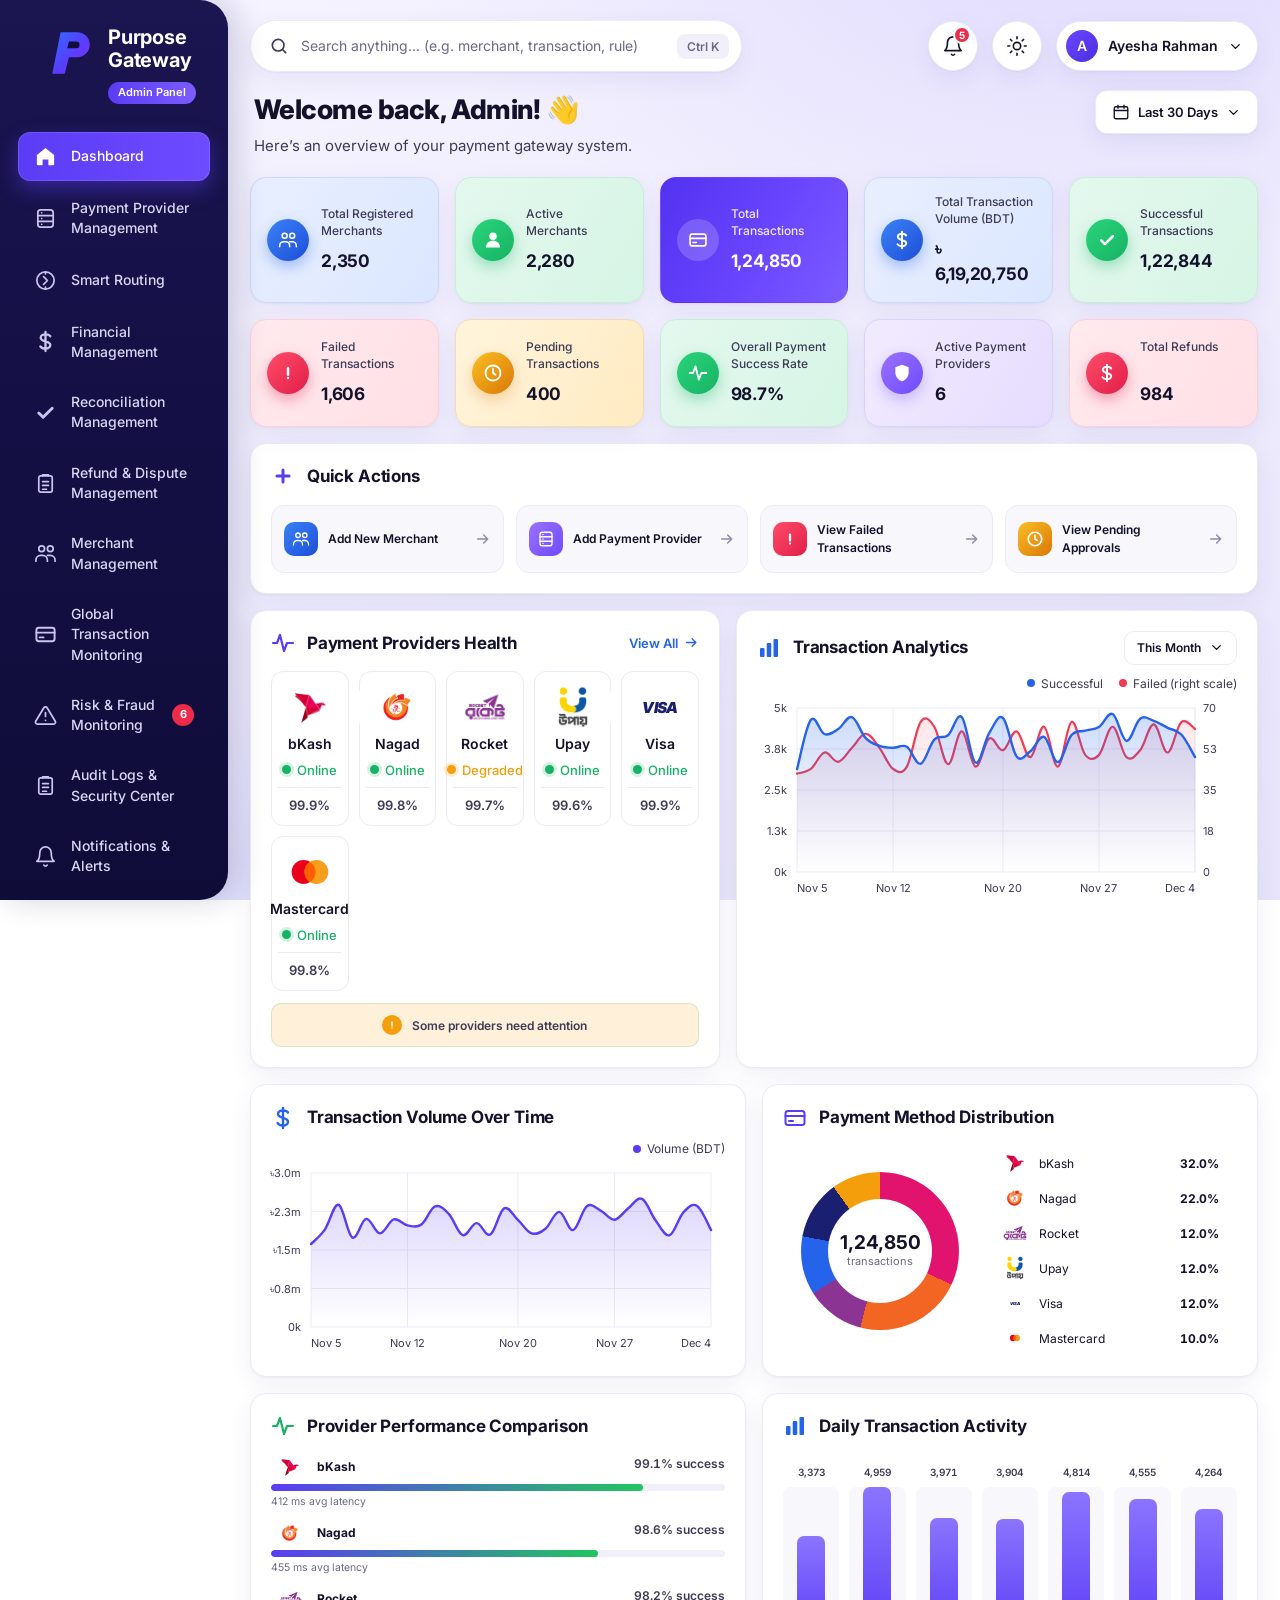
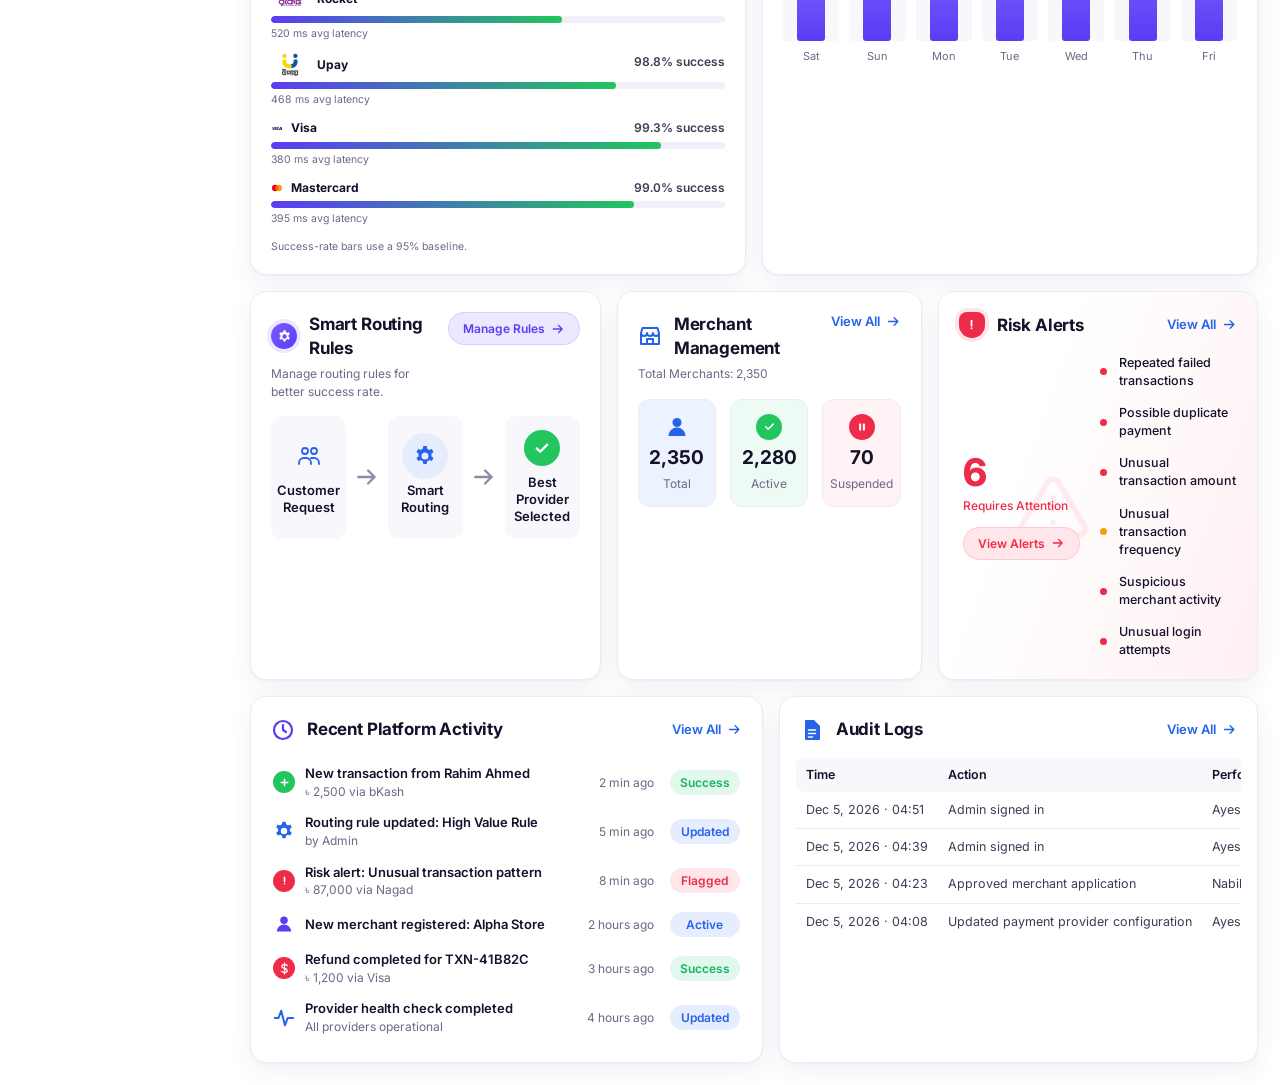
<file: Admin Dashboard/index.html>
<!doctype html>
<html lang="en">
<head>
  <meta charset="utf-8" />
  <meta name="viewport" content="width=device-width, initial-scale=1, viewport-fit=cover" />
  <title>Purpose Gateway — Admin Dashboard</title>
  <meta name="description" content="Purpose Gateway admin panel: payment providers, smart routing, merchants, risk alerts and audit logs." />
  <link rel="preconnect" href="https://fonts.googleapis.com" />
  <link rel="preconnect" href="https://fonts.gstatic.com" crossorigin />
  <link href="https://fonts.googleapis.com/css2?family=Inter:wght@400;500;600;700;800&display=swap" rel="stylesheet" />
  <link rel="stylesheet" href="assets/css/styles.css" />
  <script>
    // Apply saved theme before paint to avoid a flash
    (function () {
      var t = null;
      try { t = localStorage.getItem('pg-theme'); } catch (e) {}
      if (!t && window.matchMedia && matchMedia('(prefers-color-scheme: dark)').matches) t = 'dark';
      document.documentElement.setAttribute('data-theme', t || 'light');
    })();
  </script>
</head>
<body>
  <!-- ===== Icon sprite ===== -->
  <svg width="0" height="0" style="position:absolute" aria-hidden="true">
    <defs>
      <symbol id="i-home" viewBox="0 0 24 24"><path d="M3 10.5 12 3l9 7.5V20a1 1 0 0 1-1 1h-5v-6H9v6H4a1 1 0 0 1-1-1z" fill="currentColor"/></symbol>
      <symbol id="i-server" viewBox="0 0 24 24" fill="none" stroke="currentColor" stroke-width="1.8" stroke-linecap="round" stroke-linejoin="round"><rect x="4" y="3" width="16" height="18" rx="3"/><path d="M4 9h16M4 15h16M8 6h.01M8 12h.01M8 18h.01"/></symbol>
      <symbol id="i-route" viewBox="0 0 24 24" fill="none" stroke="currentColor" stroke-width="1.8" stroke-linecap="round" stroke-linejoin="round"><circle cx="12" cy="12" r="9"/><path d="m10 8 4 4-4 4"/><path d="M12 3v2M12 19v2"/></symbol>
      <symbol id="i-users" viewBox="0 0 24 24" fill="none" stroke="currentColor" stroke-width="1.8" stroke-linecap="round" stroke-linejoin="round"><circle cx="8" cy="7" r="3"/><circle cx="17" cy="7" r="3"/><path d="M2 20v-1a5 5 0 0 1 5-5h2a5 5 0 0 1 5 5v1M14 14h3a5 5 0 0 1 5 5v1"/></symbol>
      <symbol id="i-alert" viewBox="0 0 24 24" fill="none" stroke="currentColor" stroke-width="1.8" stroke-linecap="round" stroke-linejoin="round"><path d="M10.3 3.9 1.8 18a2 2 0 0 0 1.7 3h17a2 2 0 0 0 1.7-3L13.7 3.9a2 2 0 0 0-3.4 0z"/><path d="M12 9v4M12 17h.01"/></symbol>
      <symbol id="i-clipboard" viewBox="0 0 24 24" fill="none" stroke="currentColor" stroke-width="1.8" stroke-linecap="round" stroke-linejoin="round"><rect x="5" y="4" width="14" height="17" rx="2"/><path d="M9 4V3h6v1M9 10h6M9 14h6M9 18h4"/></symbol>
      <symbol id="i-gear" viewBox="0 0 24 24" fill="none" stroke="currentColor" stroke-width="1.8" stroke-linecap="round" stroke-linejoin="round"><circle cx="12" cy="12" r="3"/><path d="M19.4 15a1.7 1.7 0 0 0 .3 1.8l.1.1a2 2 0 1 1-2.8 2.8l-.1-.1a1.7 1.7 0 0 0-1.8-.3 1.7 1.7 0 0 0-1 1.5V21a2 2 0 1 1-4 0v-.1a1.7 1.7 0 0 0-1.1-1.5 1.7 1.7 0 0 0-1.8.3l-.1.1a2 2 0 1 1-2.8-2.8l.1-.1a1.7 1.7 0 0 0 .3-1.8 1.7 1.7 0 0 0-1.5-1H3a2 2 0 1 1 0-4h.1a1.7 1.7 0 0 0 1.5-1.1 1.7 1.7 0 0 0-.3-1.8l-.1-.1a2 2 0 1 1 2.8-2.8l.1.1a1.7 1.7 0 0 0 1.8.3H9a1.7 1.7 0 0 0 1-1.5V3a2 2 0 1 1 4 0v.1a1.7 1.7 0 0 0 1 1.5 1.7 1.7 0 0 0 1.8-.3l.1-.1a2 2 0 1 1 2.8 2.8l-.1.1a1.7 1.7 0 0 0-.3 1.8V9a1.7 1.7 0 0 0 1.5 1H21a2 2 0 1 1 0 4h-.1a1.7 1.7 0 0 0-1.5 1z"/></symbol>
      <symbol id="i-monitor" viewBox="0 0 24 24" fill="none" stroke="currentColor" stroke-width="1.8" stroke-linecap="round" stroke-linejoin="round"><circle cx="12" cy="12" r="3"/><path d="M12 2v3M12 19v3M4.2 4.2l2.1 2.1M17.7 17.7l2.1 2.1M2 12h3M19 12h3M4.2 19.8l2.1-2.1M17.7 6.3l2.1-2.1"/></symbol>
      <symbol id="i-search" viewBox="0 0 24 24" fill="none" stroke="currentColor" stroke-width="2" stroke-linecap="round"><circle cx="11" cy="11" r="7"/><path d="m20 20-3.5-3.5"/></symbol>
      <symbol id="i-bell" viewBox="0 0 24 24" fill="none" stroke="currentColor" stroke-width="1.8" stroke-linecap="round" stroke-linejoin="round"><path d="M6 8a6 6 0 1 1 12 0c0 7 3 9 3 9H3s3-2 3-9"/><path d="M10.3 21a1.9 1.9 0 0 0 3.4 0"/></symbol>
      <symbol id="i-sun" viewBox="0 0 24 24" fill="none" stroke="currentColor" stroke-width="1.8" stroke-linecap="round"><circle cx="12" cy="12" r="4"/><path d="M12 2v2M12 20v2M4.9 4.9l1.4 1.4M17.7 17.7l1.4 1.4M2 12h2M20 12h2M4.9 19.1l1.4-1.4M17.7 6.3l1.4-1.4"/></symbol>
      <symbol id="i-moon" viewBox="0 0 24 24" fill="none" stroke="currentColor" stroke-width="1.8" stroke-linecap="round" stroke-linejoin="round"><path d="M21 12.8A9 9 0 1 1 11.2 3a7 7 0 0 0 9.8 9.8z"/></symbol>
      <symbol id="i-chevron" viewBox="0 0 24 24" fill="none" stroke="currentColor" stroke-width="2.2" stroke-linecap="round" stroke-linejoin="round"><path d="m6 9 6 6 6-6"/></symbol>
      <symbol id="i-calendar" viewBox="0 0 24 24" fill="none" stroke="currentColor" stroke-width="1.8" stroke-linecap="round"><rect x="3" y="5" width="18" height="16" rx="2"/><path d="M3 10h18M8 3v4M16 3v4"/></symbol>
      <symbol id="i-card" viewBox="0 0 24 24" fill="none" stroke="currentColor" stroke-width="2" stroke-linecap="round"><rect x="2.5" y="5" width="19" height="14" rx="2.5"/><path d="M2.5 10h19M6 15h4"/></symbol>
      <symbol id="i-check" viewBox="0 0 24 24" fill="none" stroke="currentColor" stroke-width="3" stroke-linecap="round" stroke-linejoin="round"><path d="m5 12.5 4.5 4.5L19 7.5"/></symbol>
      <symbol id="i-dollar" viewBox="0 0 24 24" fill="none" stroke="currentColor" stroke-width="2.4" stroke-linecap="round"><path d="M12 2v20M17 6.5C16 5 14.3 4.5 12 4.5c-3 0-5 1.4-5 3.6 0 5 10 2.6 10 7.6 0 2.2-2.2 3.8-5 3.8-2.6 0-4.4-.8-5.4-2.4"/></symbol>
      <symbol id="i-up" viewBox="0 0 24 24" fill="none" stroke="currentColor" stroke-width="2.6" stroke-linecap="round" stroke-linejoin="round"><path d="M12 20V5M5 11l7-7 7 7"/></symbol>
      <symbol id="i-down" viewBox="0 0 24 24" fill="none" stroke="currentColor" stroke-width="2.6" stroke-linecap="round" stroke-linejoin="round"><path d="M12 4v15M5 13l7 7 7-7"/></symbol>
      <symbol id="i-arrow" viewBox="0 0 24 24" fill="none" stroke="currentColor" stroke-width="2.2" stroke-linecap="round" stroke-linejoin="round"><path d="M4 12h15M13 6l6 6-6 6"/></symbol>
      <symbol id="i-pulse" viewBox="0 0 24 24" fill="none" stroke="currentColor" stroke-width="2.2" stroke-linecap="round" stroke-linejoin="round"><path d="M2 12h4l3-8 4 16 3-8h6"/></symbol>
      <symbol id="i-bars" viewBox="0 0 24 24" fill="currentColor"><rect x="3" y="12" width="4.5" height="9" rx="1"/><rect x="9.75" y="7" width="4.5" height="14" rx="1"/><rect x="16.5" y="3" width="4.5" height="18" rx="1"/></symbol>
      <symbol id="i-shield" viewBox="0 0 24 24"><path d="M12 2 4 5v6c0 5 3.4 9.4 8 11 4.6-1.6 8-6 8-11V5z" fill="currentColor"/><path d="m8.5 12 2.5 2.5 4.5-5" fill="none" stroke="#fff" stroke-width="2.2" stroke-linecap="round" stroke-linejoin="round"/></symbol>
      <symbol id="i-user" viewBox="0 0 24 24" fill="currentColor"><circle cx="12" cy="7.5" r="4.5"/><path d="M3.5 21a8.5 8.5 0 0 1 17 0z"/></symbol>
      <symbol id="i-plus" viewBox="0 0 24 24" fill="none" stroke="currentColor" stroke-width="3" stroke-linecap="round"><path d="M12 6v12M6 12h12"/></symbol>
      <symbol id="i-excl" viewBox="0 0 24 24" fill="none" stroke="currentColor" stroke-width="3" stroke-linecap="round"><path d="M12 6v8M12 18h.01"/></symbol>
      <symbol id="i-pause" viewBox="0 0 24 24" fill="currentColor"><rect x="7" y="6" width="3.5" height="12" rx="1"/><rect x="13.5" y="6" width="3.5" height="12" rx="1"/></symbol>
      <symbol id="i-menu" viewBox="0 0 24 24" fill="none" stroke="currentColor" stroke-width="2" stroke-linecap="round"><path d="M4 6h16M4 12h16M4 18h16"/></symbol>
      <symbol id="i-x" viewBox="0 0 24 24" fill="none" stroke="currentColor" stroke-width="2" stroke-linecap="round"><path d="M6 6l12 12M18 6 6 18"/></symbol>
      <symbol id="i-file" viewBox="0 0 24 24"><path d="M6 2h8l6 6v13a1 1 0 0 1-1 1H6a1 1 0 0 1-1-1V3a1 1 0 0 1 1-1z" fill="currentColor"/><path d="M8.5 12h7M8.5 15.5h7M8.5 19h4" stroke="#fff" stroke-width="1.6" stroke-linecap="round"/></symbol>
      <symbol id="i-clock" viewBox="0 0 24 24" fill="none" stroke="currentColor" stroke-width="2.2" stroke-linecap="round"><circle cx="12" cy="12" r="9"/><path d="M12 7v5l3 2"/></symbol>
      <symbol id="i-copy" viewBox="0 0 24 24" fill="none" stroke="currentColor" stroke-width="1.8" stroke-linecap="round" stroke-linejoin="round"><rect x="8" y="8" width="13" height="13" rx="2"/><path d="M16 8V5a2 2 0 0 0-2-2H5a2 2 0 0 0-2 2v9a2 2 0 0 0 2 2h3"/></symbol>
      <symbol id="i-store" viewBox="0 0 24 24" fill="none" stroke="currentColor" stroke-width="2" stroke-linecap="round" stroke-linejoin="round"><path d="M3 9 4.5 4h15L21 9M3 9v11h18V9M3 9c0 1.7 1.3 3 3 3s3-1.3 3-3c0 1.7 1.3 3 3 3s3-1.3 3-3c0 1.7 1.3 3 3 3s3-1.3 3-3M9 20v-5h6v5"/></symbol>
      <symbol id="i-cog" viewBox="0 0 24 24" fill="currentColor"><path d="M13.7 2h-3.4l-.5 2.7a8 8 0 0 0-2 1.2L5.2 5 3.5 8l2.1 1.8a8 8 0 0 0 0 2.4L3.5 14l1.7 3 2.6-.9a8 8 0 0 0 2 1.2l.5 2.7h3.4l.5-2.7a8 8 0 0 0 2-1.2l2.6.9 1.7-3-2.1-1.8a8 8 0 0 0 0-2.4L20.5 8l-1.7-3-2.6.9a8 8 0 0 0-2-1.2zM12 8.5a3.5 3.5 0 1 1 0 7 3.5 3.5 0 0 1 0-7z"/></symbol>
      <symbol id="i-logout" viewBox="0 0 24 24" fill="none" stroke="currentColor" stroke-width="2" stroke-linecap="round" stroke-linejoin="round"><path d="M9 21H5a2 2 0 0 1-2-2V5a2 2 0 0 1 2-2h4M16 17l5-5-5-5M21 12H9"/></symbol>
    </defs>
  </svg>

  <div class="app" id="app">
    <!-- ===== Sidebar ===== -->
    <aside class="sidebar" id="sidebar" aria-label="Primary">
      <div class="sidebar__brand">
        <svg class="brand-logo" viewBox="0 0 48 48" aria-hidden="true">
          <defs>
            <linearGradient id="lg-brand" x1="0" y1="0" x2="1" y2="1">
              <stop offset="0" stop-color="#2f6bff"/><stop offset=".55" stop-color="#5b3cff"/><stop offset="1" stop-color="#8a2be2"/>
            </linearGradient>
          </defs>
          <path d="M14 4h16a12 12 0 0 1 0 24H22l-4 16H6L14 4z" fill="url(#lg-brand)"/>
          <path d="M22 13h7a3.2 3.2 0 0 1 0 6.4h-8.6z" fill="#120d3a"/>
        </svg>
        <div>
          <div class="brand-name">Purpose<br/>Gateway</div>
          <span class="brand-tag">Admin Panel</span>
        </div>
        <button class="icon-btn sidebar__close" id="sidebarClose" aria-label="Close menu"><svg><use href="#i-x"/></svg></button>
      </div>

      <nav class="nav" id="nav">
        <a href="#dashboard" class="nav__item is-active" data-page="dashboard"><svg><use href="#i-home"/></svg><span>Dashboard</span></a>
        <a href="#providers" class="nav__item" data-page="providers"><svg><use href="#i-server"/></svg><span>Payment Provider Management</span></a>
        <a href="#routing" class="nav__item" data-page="routing"><svg><use href="#i-route"/></svg><span>Smart Routing</span></a>
        <a href="#finance" class="nav__item" data-page="finance"><svg><use href="#i-dollar"/></svg><span>Financial Management</span></a>
        <a href="#reconciliation" class="nav__item" data-page="reconciliation"><svg><use href="#i-check"/></svg><span>Reconciliation Management</span></a>
        <a href="#refunds" class="nav__item" data-page="refunds"><svg><use href="#i-clipboard"/></svg><span>Refund &amp; Dispute Management</span></a>
        <a href="#merchants" class="nav__item" data-page="merchants"><svg><use href="#i-users"/></svg><span>Merchant Management</span></a>
        <a href="#transactions" class="nav__item" data-page="transactions"><svg><use href="#i-card"/></svg><span>Global Transaction Monitoring</span></a>
        <a href="#risk" class="nav__item" data-page="risk"><svg><use href="#i-alert"/></svg><span>Risk &amp; Fraud Monitoring</span><b class="nav__badge" id="navRiskBadge">3</b></a>
        <a href="#audit" class="nav__item" data-page="audit"><svg><use href="#i-clipboard"/></svg><span>Audit Logs &amp; Security Center</span></a>
        <a href="#alerts" class="nav__item" data-page="alerts"><svg><use href="#i-bell"/></svg><span>Notifications &amp; Alerts</span></a>
        <a href="#admin-users" class="nav__item" data-page="admin-users"><svg><use href="#i-users"/></svg><span>Admin Users &amp; Roles</span></a>
        <a href="#settings" class="nav__item" data-page="settings"><svg><use href="#i-gear"/></svg><span>Settings</span></a>
        <a href="#monitor" class="nav__item" data-page="monitor"><svg><use href="#i-gear"/></svg><span>System Monitor</span></a>
      </nav>

      <div class="health-card" id="systemHealth">
        <svg class="health-card__icon"><use href="#i-shield"/></svg>
        <strong data-health-title>System status</strong>
        <p data-health-description>Operational status is available in System Monitor</p>
        <svg class="health-card__wave" viewBox="0 0 180 40" preserveAspectRatio="none" aria-hidden="true">
          <path d="M0 26 C12 26 16 22 24 24 S36 30 44 26 S54 10 60 8 S68 34 74 32 S84 18 92 20 S104 30 112 26 S124 18 132 22 S146 28 156 24 S172 20 180 22" fill="none" stroke="#22e39a" stroke-width="2.2" stroke-linecap="round"/>
        </svg>
      </div>

      <div class="sidebar__user">
        <button class="user-chip" id="userMenuBtn" aria-haspopup="true" aria-expanded="false">
          <span class="avatar avatar--lg">A</span>
          <span class="user-chip__text"><strong>Admin</strong><small>Super Admin</small></span>
          <svg class="chev"><use href="#i-chevron"/></svg>
        </button>
      </div>
    </aside>
    <div class="scrim" id="scrim" hidden></div>

    <!-- ===== Main ===== -->
    <main class="main">
      <header class="topbar">
        <button class="icon-btn menu-btn" id="menuBtn" aria-label="Open menu" aria-controls="sidebar" aria-expanded="false"><svg><use href="#i-menu"/></svg></button>

        <label class="search" for="globalSearch">
          <svg><use href="#i-search"/></svg>
          <input id="globalSearch" type="search" placeholder="Search anything... (e.g. merchant, transaction, rule)" autocomplete="off" />
          <kbd>⌘K</kbd>
          <div class="search__results" id="searchResults" role="listbox" hidden></div>
        </label>

        <div class="topbar__actions">
          <div class="dropdown">
            <button class="icon-btn icon-btn--round" id="notifBtn" aria-label="Notifications" aria-haspopup="true" aria-expanded="false">
              <svg><use href="#i-bell"/></svg><span class="dot-badge" id="notifCount">3</span>
            </button>
            <div class="menu menu--wide" id="notifMenu" hidden>
              <div class="menu__head">Notifications <span><a class="link-btn" href="#alerts" data-page="alerts">Manage</a> <button class="link-btn" id="markRead">Mark all read</button></span></div>
              <ul class="notif-list" id="notifList"></ul>
            </div>
          </div>
          <button class="icon-btn icon-btn--round" id="themeBtn" aria-label="Toggle dark mode"><svg><use href="#i-sun"/></svg></button>
          <div class="dropdown">
            <button class="profile-btn" id="profileBtn" aria-haspopup="true" aria-expanded="false">
              <span class="avatar">A</span><span class="profile-btn__name">Admin</span><svg class="chev"><use href="#i-chevron"/></svg>
            </button>
            <div class="menu" id="profileMenu" hidden>
              <a href="#profile" data-page="profile"><svg><use href="#i-user"/></svg>My Profile</a>
              <a href="#settings" data-page="settings"><svg><use href="#i-gear"/></svg>Settings</a>
              <hr/>
              <a href="#logout" class="danger"><svg><use href="#i-logout"/></svg>Log out</a>
            </div>
          </div>
        </div>
      </header>

      <!-- ===== Dashboard view ===== -->
      <section class="view" id="view-dashboard" data-view="dashboard">
        <div class="page-head">
          <div>
            <h1>Welcome back, Admin! <span class="wave" aria-hidden="true">👋</span></h1>
            <p>Here’s an overview of your payment gateway system.</p>
          </div>
          <div class="dropdown">
            <button class="select-btn select-btn--lg" id="rangeBtn" aria-haspopup="true" aria-expanded="false">
              <svg><use href="#i-calendar"/></svg><span id="rangeLabel">Last 30 Days</span><svg class="chev"><use href="#i-chevron"/></svg>
            </button>
            <div class="menu menu--right" id="rangeMenu" hidden>
              <button data-range="7d">Last 7 Days</button>
              <button data-range="30d" class="is-selected">Last 30 Days</button>
              <button data-range="90d">Last 90 Days</button>
            </div>
          </div>
        </div>

        <!-- KPI cards -->
        <div class="kpis kpis--stats" id="kpis" aria-live="polite"></div>

        <article class="card quick-actions-card" aria-labelledby="quickActionsTitle">
          <header class="card__head">
            <h2 id="quickActionsTitle"><svg class="h-ico h-ico--violet"><use href="#i-plus"/></svg>Quick Actions</h2>
          </header>
          <div class="quick-actions">
            <a class="quick-action" href="#merchants" data-page="merchants"><span class="quick-action__icon quick-action__icon--blue"><svg><use href="#i-users"/></svg></span><span>Add New Merchant</span><svg class="quick-action__arrow"><use href="#i-arrow"/></svg></a>
            <a class="quick-action" href="#providers" data-page="providers"><span class="quick-action__icon quick-action__icon--violet"><svg><use href="#i-server"/></svg></span><span>Add Payment Provider</span><svg class="quick-action__arrow"><use href="#i-arrow"/></svg></a>
            <a class="quick-action" href="#transactions" data-page="transactions"><span class="quick-action__icon quick-action__icon--red"><svg><use href="#i-excl"/></svg></span><span>View Failed Transactions</span><svg class="quick-action__arrow"><use href="#i-arrow"/></svg></a>
            <a class="quick-action" href="#approvals" data-page="approvals"><span class="quick-action__icon quick-action__icon--amber"><svg><use href="#i-clock"/></svg></span><span>View Pending Approvals</span><svg class="quick-action__arrow"><use href="#i-arrow"/></svg></a>
          </div>
        </article>

        <!-- Row 2 -->
        <div class="row row--2">
          <article class="card" id="providersCard">
            <header class="card__head">
              <h2><svg class="h-ico h-ico--violet"><use href="#i-pulse"/></svg>Payment Providers Health</h2>
              <a href="#providers" class="view-all" data-page="providers">View All <svg><use href="#i-arrow"/></svg></a>
            </header>
            <div class="providers" id="providers"></div>
            <div class="providers__status" id="providersStatus"></div>
          </article>

          <article class="card" id="analyticsCard">
            <header class="card__head">
              <h2><svg class="h-ico h-ico--blue"><use href="#i-bars"/></svg>Transaction Analytics</h2>
              <div class="dropdown">
                <button class="select-btn" id="chartRangeBtn" aria-haspopup="true" aria-expanded="false"><span id="chartRangeLabel">This Month</span><svg class="chev"><use href="#i-chevron"/></svg></button>
                <div class="menu menu--right" id="chartRangeMenu" hidden>
                  <button data-chart="week">This Week</button>
                  <button data-chart="month" class="is-selected">This Month</button>
                  <button data-chart="quarter">This Quarter</button>
                </div>
              </div>
            </header>
            <div class="legend">
              <span><i style="--c:var(--series-success)"></i>Successful</span>
              <span><i style="--c:var(--series-failed)"></i>Failed (right scale)</span>
            </div>
            <div class="chart" id="txChart" role="img" aria-label="Line chart comparing successful and failed transactions"></div>
          </article>
        </div>

        <!-- Platform visualizations -->
        <div class="row row--visuals">
          <article class="card">
            <header class="card__head"><h2><svg class="h-ico h-ico--blue"><use href="#i-dollar"/></svg>Transaction Volume Over Time</h2></header>
            <div class="legend"><span><i style="--c:var(--primary)"></i>Volume (BDT)</span></div>
            <div class="chart chart--compact" id="volumeChart" role="img" aria-label="Transaction volume in BDT over the selected period"></div>
          </article>
          <article class="card">
            <header class="card__head"><h2><svg class="h-ico h-ico--violet"><use href="#i-card"/></svg>Payment Method Distribution</h2></header>
            <div class="distribution" id="paymentDistribution" role="img" aria-label="Transaction share by payment method"></div>
          </article>
          <article class="card">
            <header class="card__head"><h2><svg class="h-ico h-ico--green"><use href="#i-pulse"/></svg>Provider Performance Comparison</h2></header>
            <div class="provider-comparison" id="providerComparison"></div>
          </article>
          <article class="card">
            <header class="card__head"><h2><svg class="h-ico h-ico--blue"><use href="#i-bars"/></svg>Daily Transaction Activity</h2></header>
            <div class="daily-activity" id="dailyActivity" role="img" aria-label="Daily transaction counts for the last seven days"></div>
          </article>
        </div>

        <!-- Row 3 -->
        <div class="row row--3">
          <article class="card" id="routingCard">
            <header class="card__head card__head--top">
              <div>
                <h2><span class="h-badge h-badge--violet"><svg><use href="#i-cog"/></svg></span>Smart Routing Rules</h2>
                <p class="card__sub">Manage routing rules for better success rate.</p>
              </div>
              <a href="#routing" class="pill-btn" data-page="routing">Manage Rules <svg><use href="#i-arrow"/></svg></a>
            </header>
            <div class="flow">
              <div class="flow__step"><span class="flow__ico flow__ico--blue"><svg><use href="#i-users"/></svg></span>Customer<br/>Request</div>
              <svg class="flow__arrow"><use href="#i-arrow"/></svg>
              <div class="flow__step"><span class="flow__ico flow__ico--ring"><svg><use href="#i-cog"/></svg></span>Smart<br/>Routing</div>
              <svg class="flow__arrow"><use href="#i-arrow"/></svg>
              <div class="flow__step"><span class="flow__ico flow__ico--green"><svg><use href="#i-check"/></svg></span>Best Provider<br/>Selected</div>
            </div>
          </article>

          <article class="card" id="merchantCard">
            <header class="card__head card__head--top">
              <div>
                <h2><svg class="h-ico h-ico--blue"><use href="#i-store"/></svg>Merchant Management</h2>
                <p class="card__sub" id="merchantTotal">Total Merchants: —</p>
              </div>
              <a href="#merchants" class="view-all" data-page="merchants">View All <svg><use href="#i-arrow"/></svg></a>
            </header>
            <div class="mstats" id="merchantStats"></div>
          </article>

          <article class="card card--risk" id="riskCard">
            <header class="card__head">
              <h2><span class="h-badge h-badge--red"><svg><use href="#i-excl"/></svg></span>Risk Alerts</h2>
              <a href="#risk" class="view-all" data-page="risk">View All <svg><use href="#i-arrow"/></svg></a>
            </header>
            <div class="risk">
              <div class="risk__count">
                <strong id="riskCount">—</strong>
                <span>Requires Attention</span>
                <a href="#risk" class="pill-btn pill-btn--red" data-page="risk">View Alerts <svg><use href="#i-arrow"/></svg></a>
              </div>
              <ul class="risk__list" id="riskList"></ul>
              <svg class="risk__bg" aria-hidden="true"><use href="#i-alert"/></svg>
            </div>
          </article>
        </div>

        <!-- Row 4 -->
        <div class="row row--4">
          <article class="card" id="activityCard">
            <header class="card__head">
              <h2><svg class="h-ico h-ico--violet"><use href="#i-clock"/></svg>Recent Platform Activity</h2>
              <a href="#activity" class="view-all">View All <svg><use href="#i-arrow"/></svg></a>
            </header>
            <ul class="activity" id="activity"></ul>
          </article>

          <article class="card" id="auditCard">
            <header class="card__head">
              <h2><svg class="h-ico h-ico--blue"><use href="#i-file"/></svg>Audit Logs</h2>
              <a href="#audit" class="view-all" data-page="audit">View All <svg><use href="#i-arrow"/></svg></a>
            </header>
            <div class="table-wrap">
              <table class="table" id="auditTable">
                <thead><tr><th>Time</th><th>Action</th><th>Performed By</th><th>IP Address</th></tr></thead>
                <tbody></tbody>
              </table>
            </div>
          </article>
        </div>
      </section>

      <!-- ===== Placeholder for other modules ===== -->
      <section class="view" id="view-module" data-view="module" hidden>
        <div id="merchantManagement" hidden></div>
        <div id="providerManagement" hidden></div>
        <div id="smartRoutingManagement" hidden></div>
        <div id="financialManagement" hidden></div>
        <div id="reconciliationManagement" hidden></div>
        <div id="refundManagement" hidden></div>
        <div id="transactionMonitoring" hidden></div>
        <div id="riskManagement" hidden></div>
        <div id="systemMonitor" hidden></div>
        <div id="adminUserManagement" hidden></div>
        <div id="auditManagement" hidden></div>
        <div id="alertManagement" hidden></div>
        <div id="adminProfileManagement" hidden></div>
        <div id="adminSettingsManagement" hidden></div>
        <div class="card empty">
          <span class="empty__ico"><svg><use href="#i-gear"/></svg></span>
          <h1 id="moduleTitle">Module</h1>
          <p id="moduleDescription">This module is part of the next build phase. Its data model is already defined in <code>database/</code>.</p>
          <a href="#dashboard" class="pill-btn" data-page="dashboard">Back to Dashboard <svg><use href="#i-arrow"/></svg></a>
        </div>
      </section>
    </main>
  </div>

  <div class="toast" id="toast" role="status" aria-live="polite" hidden></div>

  <script src="assets/js/data.js"></script>
  <script src="assets/js/charts.js"></script>
  <script src="assets/js/app.js"></script>
</body>
</html>
</file>
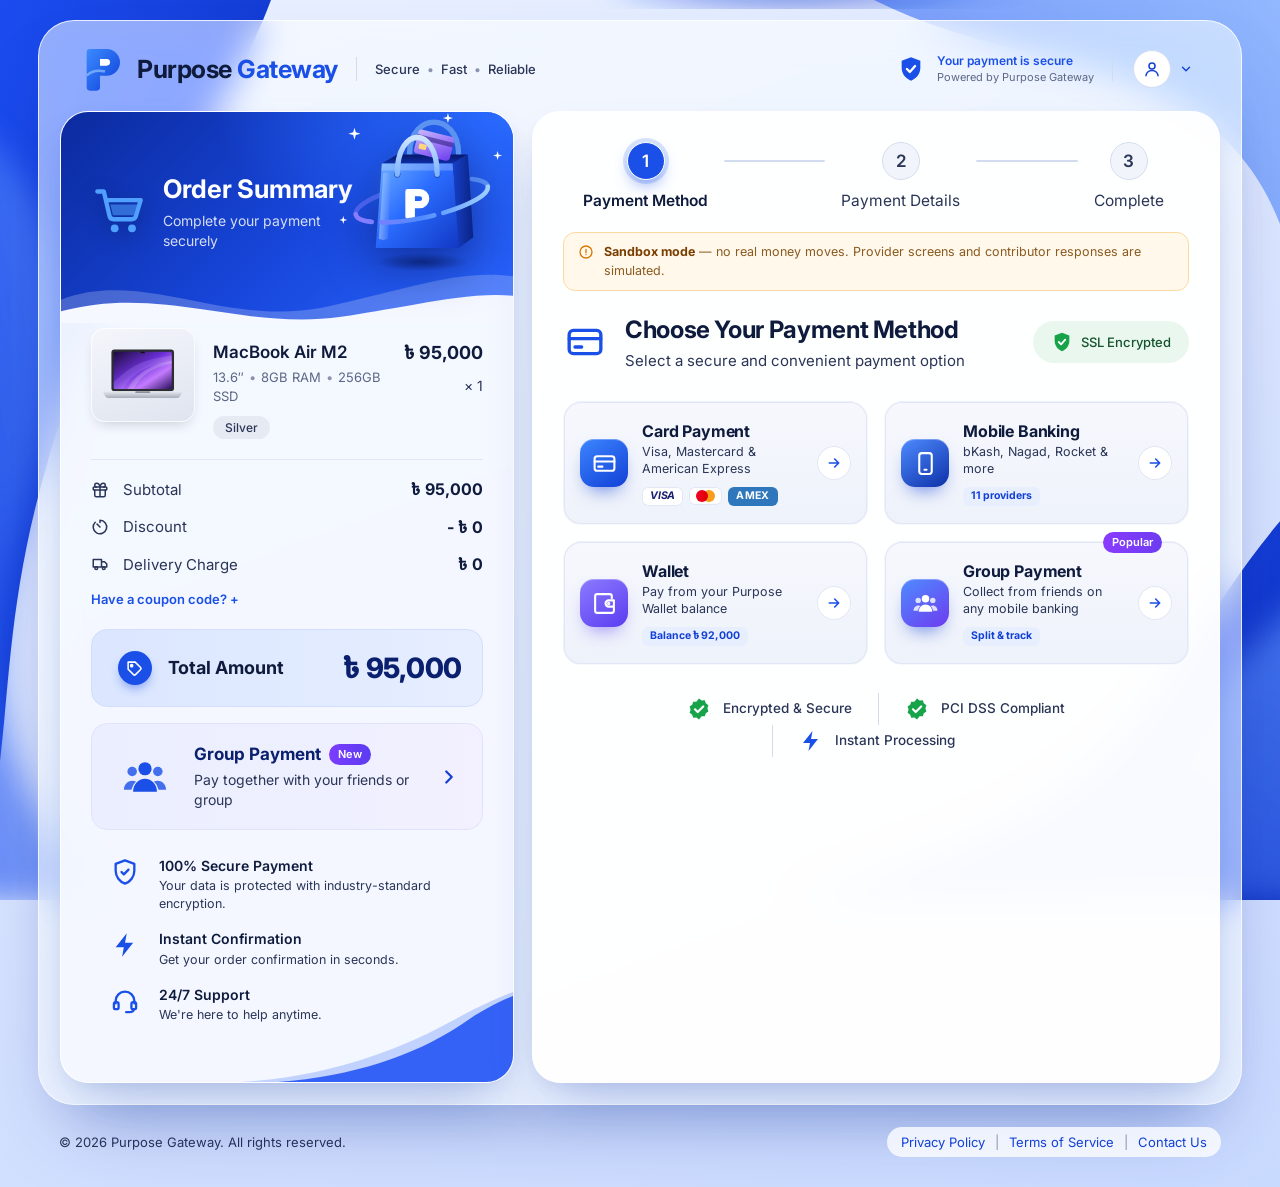
<file: checkout deshboard/index.html>
<!DOCTYPE html>
<html lang="en">
<head>
  <meta charset="UTF-8" />
  <meta name="viewport" content="width=device-width, initial-scale=1.0, viewport-fit=cover" />
  <meta name="theme-color" content="#1a4fe8" />
  <meta name="description" content="Purpose Gateway — Secure, fast and reliable checkout." />
  <title>Checkout · Purpose Gateway</title>
  <link rel="preconnect" href="https://fonts.googleapis.com" />
  <link rel="preconnect" href="https://fonts.gstatic.com" crossorigin />
  <link href="https://fonts.googleapis.com/css2?family=Inter:wght@400;500;600;700;800&display=swap" rel="stylesheet" />
  <!-- Taka sign (৳) glyph only — Inter has no Bengali currency symbol -->
  <link href="https://fonts.googleapis.com/css2?family=Noto+Sans+Bengali:wght@500;700&text=%E0%A7%B3&display=swap" rel="stylesheet" />
  <!-- Monospace for the card number on the 3D card -->
  <link href="https://fonts.googleapis.com/css2?family=Space+Mono:wght@400;700&display=swap" rel="stylesheet" />
  <link rel="stylesheet" href="assets/css/styles.css" />
  <link rel="stylesheet" href="assets/css/checkout.css" />
</head>
<body>
  <!-- ============ Icon sprite ============ -->
  <svg width="0" height="0" style="position:absolute" aria-hidden="true">
    <defs>
      <linearGradient id="g-blue" x1="0" y1="0" x2="1" y2="1">
        <stop offset="0" stop-color="#3b82ff" />
        <stop offset="1" stop-color="#1240d6" />
      </linearGradient>
    </defs>
    <symbol id="i-shield" viewBox="0 0 24 24"><path d="M12 2 4 5v6c0 5 3.4 9.4 8 11 4.6-1.6 8-6 8-11V5l-8-3Z" fill="currentColor"/><path d="m8.5 12 2.5 2.5 4.5-5" fill="none" stroke="#fff" stroke-width="2" stroke-linecap="round" stroke-linejoin="round"/></symbol>
    <symbol id="i-shield-o" viewBox="0 0 24 24" fill="none" stroke="currentColor" stroke-width="2" stroke-linecap="round" stroke-linejoin="round"><path d="M12 2 4 5v6c0 5 3.4 9.4 8 11 4.6-1.6 8-6 8-11V5l-8-3Z"/><path d="m9 12 2 2 4-4"/></symbol>
    <symbol id="i-user" viewBox="0 0 24 24" fill="none" stroke="currentColor" stroke-width="2" stroke-linecap="round" stroke-linejoin="round"><circle cx="12" cy="8" r="4"/><path d="M4 21c0-4 3.6-7 8-7s8 3 8 7"/></symbol>
    <symbol id="i-chevron-down" viewBox="0 0 24 24" fill="none" stroke="currentColor" stroke-width="2.4" stroke-linecap="round" stroke-linejoin="round"><path d="m6 9 6 6 6-6"/></symbol>
    <symbol id="i-chevron-right" viewBox="0 0 24 24" fill="none" stroke="currentColor" stroke-width="2.4" stroke-linecap="round" stroke-linejoin="round"><path d="m9 6 6 6-6 6"/></symbol>
    <symbol id="i-arrow-right" viewBox="0 0 24 24" fill="none" stroke="currentColor" stroke-width="2.4" stroke-linecap="round" stroke-linejoin="round"><path d="M5 12h14M13 6l6 6-6 6"/></symbol>
    <symbol id="i-arrow-left" viewBox="0 0 24 24" fill="none" stroke="currentColor" stroke-width="2.4" stroke-linecap="round" stroke-linejoin="round"><path d="M19 12H5M11 6l-6 6 6 6"/></symbol>
    <symbol id="i-cart" viewBox="0 0 24 24" fill="currentColor"><path d="M2 3h3l2.6 11.2a2 2 0 0 0 2 1.6h8.3a2 2 0 0 0 1.9-1.4L22 7H6.2" fill="none" stroke="currentColor" stroke-width="2" stroke-linecap="round" stroke-linejoin="round"/><circle cx="10" cy="20" r="1.8"/><circle cx="18" cy="20" r="1.8"/><path d="M8 9h12.5l-1.6 5H9.2Z" opacity=".55"/></symbol>
    <symbol id="i-gift" viewBox="0 0 24 24" fill="none" stroke="currentColor" stroke-width="2" stroke-linecap="round" stroke-linejoin="round"><rect x="3" y="8" width="18" height="4" rx="1"/><path d="M12 8v13M19 12v7a2 2 0 0 1-2 2H7a2 2 0 0 1-2-2v-7"/><path d="M7.5 8a2.5 2.5 0 0 1 0-5C11 3 12 8 12 8s1-5 4.5-5a2.5 2.5 0 0 1 0 5"/></symbol>
    <symbol id="i-discount" viewBox="0 0 24 24" fill="none" stroke="currentColor" stroke-width="2" stroke-linecap="round" stroke-linejoin="round"><path d="M12 3v3M12 3a9 9 0 1 1-6.4 2.6"/><path d="M12 12 8 8"/></symbol>
    <symbol id="i-truck" viewBox="0 0 24 24" fill="none" stroke="currentColor" stroke-width="2" stroke-linecap="round" stroke-linejoin="round"><path d="M3 6h11v10H3zM14 9h4l3 3v4h-7"/><circle cx="7" cy="17.5" r="1.8"/><circle cx="17" cy="17.5" r="1.8"/></symbol>
    <symbol id="i-tag" viewBox="0 0 24 24" fill="none" stroke="currentColor" stroke-width="2.2" stroke-linecap="round" stroke-linejoin="round"><path d="M20.6 13.4 13.4 20.6a2 2 0 0 1-2.8 0L3 13V3h10l7.6 7.6a2 2 0 0 1 0 2.8Z"/><circle cx="8" cy="8" r="1.5" fill="currentColor"/></symbol>
    <symbol id="i-users" viewBox="0 0 24 24" fill="currentColor"><circle cx="12" cy="7.5" r="3.6"/><circle cx="5" cy="9" r="2.6" opacity=".8"/><circle cx="19" cy="9" r="2.6" opacity=".8"/><path d="M5.5 20c0-3.9 2.9-7 6.5-7s6.5 3.1 6.5 7Z"/><path d="M0.5 19c0-2.8 2-5 4.5-5 .8 0 1.5.2 2.1.5A8.6 8.6 0 0 0 4.6 19Zm23 0c0-2.8-2-5-4.5-5-.8 0-1.5.2-2.1.5a8.6 8.6 0 0 1 2.5 4.5Z" opacity=".8"/></symbol>
    <symbol id="i-bolt" viewBox="0 0 24 24" fill="currentColor"><path d="M13.5 2 4 14h7l-1.5 8L19 10h-7l1.5-8Z"/></symbol>
    <symbol id="i-headset" viewBox="0 0 24 24" fill="none" stroke="currentColor" stroke-width="2" stroke-linecap="round" stroke-linejoin="round"><path d="M4 14v-2a8 8 0 0 1 16 0v2"/><rect x="2.5" y="13" width="4" height="6" rx="1.5"/><rect x="17.5" y="13" width="4" height="6" rx="1.5"/><path d="M19.5 19c0 1.5-1.5 2.5-4 2.5H13"/></symbol>
    <symbol id="i-card" viewBox="0 0 24 24" fill="none" stroke="currentColor" stroke-width="2" stroke-linecap="round" stroke-linejoin="round"><rect x="2.5" y="5" width="19" height="14" rx="2.5"/><path d="M2.5 10h19M6 15h4"/></symbol>
    <symbol id="i-phone" viewBox="0 0 24 24" fill="none" stroke="currentColor" stroke-width="2" stroke-linecap="round" stroke-linejoin="round"><rect x="6" y="2" width="12" height="20" rx="2.5"/><path d="M11 18h2"/></symbol>
    <symbol id="i-wallet" viewBox="0 0 24 24" fill="none" stroke="currentColor" stroke-width="2" stroke-linecap="round" stroke-linejoin="round"><path d="M19 7V5a2 2 0 0 0-2-2H5a2 2 0 0 0-2 2v14a2 2 0 0 0 2 2h14a2 2 0 0 0 2-2v-3"/><path d="M21 9h-5a3 3 0 0 0 0 6h5Z"/><circle cx="16" cy="12" r=".6" fill="currentColor"/></symbol>
    <symbol id="i-calendar" viewBox="0 0 24 24" fill="none" stroke="currentColor" stroke-width="2" stroke-linecap="round" stroke-linejoin="round"><rect x="3" y="4.5" width="18" height="16" rx="2"/><path d="M3 9.5h18M8 2.5v4M16 2.5v4M7.5 13.5h1M11.5 13.5h1M15.5 13.5h1M7.5 17h1M11.5 17h1"/></symbol>
    <symbol id="i-lock" viewBox="0 0 24 24" fill="none" stroke="currentColor" stroke-width="2" stroke-linecap="round" stroke-linejoin="round"><rect x="4.5" y="10.5" width="15" height="10.5" rx="2"/><path d="M8 10.5V7a4 4 0 0 1 8 0v3.5"/><circle cx="12" cy="15.5" r="1" fill="currentColor"/></symbol>
    <symbol id="i-lock-solid" viewBox="0 0 24 24"><path d="M8 10.5V7a4 4 0 0 1 8 0v3.5" fill="none" stroke="currentColor" stroke-width="2.4" stroke-linecap="round"/><rect x="4.5" y="10" width="15" height="11.5" rx="2.4" fill="currentColor"/><circle cx="12" cy="15.2" r="1.6" fill="#1a4fe8"/><path d="M12 15.5v2.5" stroke="#1a4fe8" stroke-width="1.8" stroke-linecap="round"/></symbol>
    <symbol id="i-check" viewBox="0 0 24 24" fill="none" stroke="currentColor" stroke-width="3" stroke-linecap="round" stroke-linejoin="round"><path d="m5 12.5 4.5 4.5L19 7.5"/></symbol>
    <symbol id="i-check-badge" viewBox="0 0 24 24"><path d="M12 1.5 14.6 3.4l3.2-.1 1 3 2.6 1.9-1 3.1 1 3.1-2.6 1.9-1 3-3.2-.1L12 22.5l-2.6-1.9-3.2.1-1-3-2.6-1.9 1-3.1-1-3.1 2.6-1.9 1-3 3.2.1Z" fill="currentColor"/><path d="m8 12.3 2.7 2.7L16.2 9.5" fill="none" stroke="#fff" stroke-width="2.2" stroke-linecap="round" stroke-linejoin="round"/></symbol>
    <symbol id="i-plus" viewBox="0 0 24 24" fill="none" stroke="currentColor" stroke-width="2.4" stroke-linecap="round"><path d="M12 5v14M5 12h14"/></symbol>
    <symbol id="i-x" viewBox="0 0 24 24" fill="none" stroke="currentColor" stroke-width="2.4" stroke-linecap="round"><path d="M6 6l12 12M18 6 6 18"/></symbol>
    <symbol id="i-copy" viewBox="0 0 24 24" fill="none" stroke="currentColor" stroke-width="2" stroke-linecap="round" stroke-linejoin="round"><rect x="9" y="9" width="12" height="12" rx="2"/><path d="M5 15H4a1 1 0 0 1-1-1V4a1 1 0 0 1 1-1h10a1 1 0 0 1 1 1v1"/></symbol>
    <symbol id="i-alert" viewBox="0 0 24 24" fill="none" stroke="currentColor" stroke-width="2" stroke-linecap="round" stroke-linejoin="round"><circle cx="12" cy="12" r="9"/><path d="M12 8v5M12 16h.01"/></symbol>
    <symbol id="i-search" viewBox="0 0 24 24" fill="none" stroke="currentColor" stroke-width="2" stroke-linecap="round"><circle cx="11" cy="11" r="7"/><path d="m20 20-3.5-3.5"/></symbol>
    <symbol id="i-bell" viewBox="0 0 24 24" fill="none" stroke="currentColor" stroke-width="2" stroke-linecap="round" stroke-linejoin="round"><path d="M6 8a6 6 0 0 1 12 0c0 7 3 8 3 8H3s3-1 3-8"/><path d="M10.3 20a1.9 1.9 0 0 0 3.4 0"/></symbol>
    <symbol id="i-send" viewBox="0 0 24 24" fill="none" stroke="currentColor" stroke-width="2" stroke-linecap="round" stroke-linejoin="round"><path d="M22 2 11 13M22 2l-7 20-4-9-9-4 20-7Z"/></symbol>
    <symbol id="i-clock" viewBox="0 0 24 24" fill="none" stroke="currentColor" stroke-width="2" stroke-linecap="round" stroke-linejoin="round"><circle cx="12" cy="12" r="9"/><path d="M12 7v5l3 2"/></symbol>
    <symbol id="i-swap" viewBox="0 0 24 24" fill="none" stroke="currentColor" stroke-width="2" stroke-linecap="round" stroke-linejoin="round"><path d="M7 4 3 8l4 4M3 8h13M17 20l4-4-4-4M21 16H8"/></symbol>
    <symbol id="i-external" viewBox="0 0 24 24" fill="none" stroke="currentColor" stroke-width="2" stroke-linecap="round" stroke-linejoin="round"><path d="M14 4h6v6M20 4l-9 9M18 14v5a1 1 0 0 1-1 1H5a1 1 0 0 1-1-1V7a1 1 0 0 1 1-1h5"/></symbol>
    <symbol id="i-contactless" viewBox="0 0 24 24" fill="none" stroke="currentColor" stroke-width="2" stroke-linecap="round"><path d="M8.5 9a4.5 4.5 0 0 1 0 6M12 6.5a8 8 0 0 1 0 11M15.5 4a11.5 11.5 0 0 1 0 16"/></symbol>
  </svg>

  <!-- ============ Decorative background ============ -->
  <div class="bg" aria-hidden="true">
    <svg class="bg__waves" viewBox="0 0 1440 1000" preserveAspectRatio="xMidYMid slice">
      <defs>
        <linearGradient id="w1" x1="0" y1="0" x2="1" y2="1">
          <stop offset="0" stop-color="#1d4ff5"/><stop offset="1" stop-color="#0b2bb5"/>
        </linearGradient>
        <linearGradient id="w2" x1="1" y1="0" x2="0" y2="1">
          <stop offset="0" stop-color="#6aa0ff" stop-opacity=".85"/><stop offset="1" stop-color="#1e4ef0" stop-opacity=".9"/>
        </linearGradient>
        <filter id="blur"><feGaussianBlur stdDeviation="18"/></filter>
      </defs>
      <path d="M-50 0h360C250 160 120 300 60 520-10 760 40 900 -50 1000Z" fill="url(#w1)" />
      <path d="M-50 120C120 220 90 420 30 600-30 780 40 900 120 1000H-50Z" fill="url(#w2)" opacity=".7" filter="url(#blur)"/>
      <path d="M1490 0H980c160 80 330 60 420 190 90 130 40 300 90 420Z" fill="url(#w2)" opacity=".75"/>
      <path d="M1490 520c-140 120-170 280-330 380-90 56-180 80-260 100h590Z" fill="url(#w1)" />
      <path d="M1490 640c-120 90-210 230-380 300-60 25-120 45-170 60h550Z" fill="url(#w2)" opacity=".7" filter="url(#blur)"/>
      <path d="M700 -20c140 40 300 30 460-20H700Z" fill="url(#w1)" opacity=".6" filter="url(#blur)"/>
    </svg>
  </div>

  <div class="page">
    <div class="shell">
      <!-- ============ Header ============ -->
      <header class="topbar">
        <a class="brand" href="#" aria-label="Purpose Gateway home">
          <svg class="brand__logo" viewBox="0 0 48 56" aria-hidden="true">
            <defs>
              <linearGradient id="logo-g" x1="0" y1="0" x2="1" y2="1">
                <stop offset="0" stop-color="#3c8bff"/><stop offset="1" stop-color="#0d3fd9"/>
              </linearGradient>
            </defs>
            <path d="M6 4h20a16 16 0 0 1 0 32H18v14a4 4 0 0 1-4 4H6a4 4 0 0 1-4-4V8a4 4 0 0 1 4-4Z" fill="url(#logo-g)"/>
            <path d="M18 16h8a4 4 0 0 1 0 8h-8Z" fill="#fff"/>
            <path d="M2 36c6-6 14-7 22-5" stroke="#8fc0ff" stroke-width="3" fill="none" opacity=".7"/>
          </svg>
          <span class="brand__name">Purpose <span>Gateway</span></span>
        </a>
        <span class="topbar__divider" aria-hidden="true"></span>
        <p class="topbar__tagline">Secure <i>•</i> Fast <i>•</i> Reliable</p>

        <div class="topbar__right">
          <div class="secure-pill">
            <svg class="secure-pill__icon"><use href="#i-shield"/></svg>
            <div>
              <strong>Your payment is secure</strong>
              <span>Powered by Purpose Gateway</span>
            </div>
          </div>
          <span class="topbar__divider topbar__divider--right" aria-hidden="true"></span>
          <div class="account">
            <button class="account__btn" type="button" aria-haspopup="menu" aria-expanded="false" id="accountBtn">
              <span class="account__avatar"><svg><use href="#i-user"/></svg></span>
              <svg class="account__chev"><use href="#i-chevron-down"/></svg>
            </button>
            <div class="account__menu" role="menu" id="accountMenu" hidden>
              <div class="account__info">
                <strong data-bind="user.full_name">Guest</strong>
                <span data-bind="user.email">guest@example.com</span>
              </div>
              <a href="#" role="menuitem">My Orders</a>
              <a href="#" role="menuitem">Saved Cards</a>
              <a href="#" role="menuitem">Help Center</a>
              <a href="#" role="menuitem" class="danger">Sign out</a>
            </div>
          </div>
        </div>
      </header>

      <main class="layout">
        <!-- ============ LEFT: Order summary ============ -->
        <aside class="card summary" aria-labelledby="summaryTitle">
          <div class="summary__hero" id="summaryHero">
            <svg class="summary__hero-wave" viewBox="0 0 500 90" preserveAspectRatio="none" aria-hidden="true">
              <path d="M0 60C90 20 180 95 290 70 380 48 440 20 500 30V90H0Z" fill="rgba(255,255,255,.22)"/>
              <path d="M0 75C110 40 200 100 310 82 400 66 450 50 500 55V90H0Z" fill="#f5f8ff"/>
            </svg>
            <div class="summary__hero-content">
              <svg class="summary__cart" aria-hidden="true"><use href="#i-cart"/></svg>
              <div>
                <h1 id="summaryTitle">Order Summary</h1>
                <p>Complete your payment securely</p>
              </div>
            </div>

            <!-- Floating 3D shopping bag -->
            <div class="summary__bag bag3d" id="bag3d" aria-hidden="true">
              <span class="bag3d__glow"></span>
              <span class="bag3d__shadow"></span>
              <div class="bag3d__float">
                <div class="bag3d__tilt">
                  <svg viewBox="0 0 200 190" class="bag3d__svg">
                    <defs>
                      <linearGradient id="bag-front" x1="0" y1="0" x2="1" y2="1">
                        <stop offset="0" stop-color="#6fb0ff"/><stop offset=".45" stop-color="#2a6cff"/><stop offset="1" stop-color="#1238c4"/>
                      </linearGradient>
                      <linearGradient id="bag-side" x1="0" y1="0" x2="1" y2="0">
                        <stop offset="0" stop-color="#173fc9"/><stop offset="1" stop-color="#0a2484"/>
                      </linearGradient>
                      <linearGradient id="bag-inside" x1="0" y1="0" x2="0" y2="1">
                        <stop offset="0" stop-color="#06176a"/><stop offset="1" stop-color="#0f2fa8"/>
                      </linearGradient>
                      <linearGradient id="bag-gloss" x1="0" y1="0" x2="1" y2="0">
                        <stop offset="0" stop-color="#fff" stop-opacity=".55"/><stop offset="1" stop-color="#fff" stop-opacity="0"/>
                      </linearGradient>
                      <linearGradient id="bag-ring" x1="0" y1="0" x2="1" y2="0">
                        <stop offset="0" stop-color="#8b7bff"/><stop offset=".5" stop-color="#4f8bff"/><stop offset="1" stop-color="#9fd0ff"/>
                      </linearGradient>
                      <linearGradient id="bag-card" x1="0" y1="0" x2="1" y2="1">
                        <stop offset="0" stop-color="#c9b8ff"/><stop offset="1" stop-color="#6d3cf0"/>
                      </linearGradient>
                      <linearGradient id="bag-handle" x1="0" y1="0" x2="0" y2="1">
                        <stop offset="0" stop-color="#cfe4ff"/><stop offset="1" stop-color="#7fb4ff"/>
                      </linearGradient>
                    </defs>
                    <!-- orbit ring: back half -->
                    <path class="bag3d__ring" d="M14 128a86 22 -12 0 1 172 -36" fill="none" stroke="url(#bag-ring)" stroke-width="6" stroke-linecap="round" opacity=".45"/>
                    <!-- back handle -->
                    <path d="M84 50c0-30 18-42 32-42s32 12 32 42" fill="none" stroke="#5d93f0" stroke-width="7" stroke-linecap="round"/>
                    <!-- opening / inside -->
                    <path d="M48 62h92l20-12H68Z" fill="url(#bag-inside)"/>
                    <!-- card peeking out -->
                    <g class="bag3d__card">
                      <rect x="92" y="22" width="48" height="32" rx="5" fill="url(#bag-card)" transform="rotate(14 116 38)"/>
                      <rect x="92" y="29" width="48" height="6" fill="#2a1a7a" opacity=".55" transform="rotate(14 116 38)"/>
                      <rect x="97" y="40" width="10" height="7" rx="1.5" fill="#ffd77a" transform="rotate(14 116 38)"/>
                    </g>
                    <!-- side face -->
                    <path d="M140 62l20-12 7 108-19 14Z" fill="url(#bag-side)"/>
                    <!-- front face -->
                    <path d="M48 62h92l8 110H40Z" fill="url(#bag-front)"/>
                    <path d="M48 62h92l1 9H47Z" fill="#fff" opacity=".22"/>
                    <path d="M50 74 44 160c4 2 8 2 12 0l4-86Z" fill="url(#bag-gloss)" opacity=".7"/>
                    <!-- brand mark -->
                    <g transform="translate(77 92) scale(.78)">
                      <path d="M6 4h20a16 16 0 0 1 0 32H18v14a4 4 0 0 1-4 4H6a4 4 0 0 1-4-4V8a4 4 0 0 1 4-4Z" fill="#fff"/>
                      <path d="M18 16h8a4 4 0 0 1 0 8h-8Z" fill="#2563f5"/>
                    </g>
                    <!-- grommets + front handle -->
                    <circle cx="68" cy="76" r="4" fill="#0a2484"/><circle cx="120" cy="76" r="4" fill="#0a2484"/>
                    <path d="M68 76c0-34 14-48 26-48s26 14 26 48" fill="none" stroke="url(#bag-handle)" stroke-width="7" stroke-linecap="round"/>
                    <!-- orbit ring: front half -->
                    <path class="bag3d__ring bag3d__ring--front" d="M186 92a86 22 -12 0 1 -172 36" fill="none" stroke="url(#bag-ring)" stroke-width="6" stroke-linecap="round"/>
                  </svg>
                </div>
              </div>
              <span class="bag3d__spark bag3d__spark--1"></span>
              <span class="bag3d__spark bag3d__spark--2"></span>
              <span class="bag3d__spark bag3d__spark--3"></span>
              <span class="bag3d__spark bag3d__spark--4"></span>
            </div>
          </div>

          <div class="summary__body">
            <!-- Product line (rendered from data) -->
            <ul class="items" id="orderItems" aria-label="Items in your order"></ul>

            <dl class="breakdown">
              <div class="breakdown__row">
                <dt><svg><use href="#i-gift"/></svg>Subtotal</dt>
                <dd id="subtotal">৳ 0</dd>
              </div>
              <div class="breakdown__row">
                <dt><svg><use href="#i-discount"/></svg>Discount</dt>
                <dd id="discount">- ৳ 0</dd>
              </div>
              <div class="breakdown__row">
                <dt><svg><use href="#i-truck"/></svg>Delivery Charge</dt>
                <dd id="delivery">৳ 0</dd>
              </div>
            </dl>

            <details class="coupon">
              <summary>Have a coupon code?</summary>
              <form class="coupon__form" id="couponForm" novalidate>
                <input type="text" id="couponInput" placeholder="Enter code (try PURPOSE10)" autocomplete="off" aria-label="Coupon code" />
                <button type="submit">Apply</button>
              </form>
              <p class="coupon__msg" id="couponMsg" role="status"></p>
            </details>

            <div class="total">
              <span class="total__label"><span class="total__icon"><svg><use href="#i-tag"/></svg></span>Total Amount</span>
              <strong class="total__value" id="total">৳ 0</strong>
            </div>

            <button class="promo" type="button" data-select-method="group">
              <span class="promo__icon"><svg><use href="#i-users"/></svg></span>
              <span class="promo__text">
                <strong>Group Payment <em class="badge badge--new">New</em></strong>
                <span>Pay together with your friends or group</span>
              </span>
              <svg class="promo__chev"><use href="#i-chevron-right"/></svg>
            </button>

            <ul class="features">
              <li>
                <svg class="features__icon features__icon--outline"><use href="#i-shield-o"/></svg>
                <div><strong>100% Secure Payment</strong><span>Your data is protected with industry-standard encryption.</span></div>
              </li>
              <li>
                <svg class="features__icon"><use href="#i-bolt"/></svg>
                <div><strong>Instant Confirmation</strong><span>Get your order confirmation in seconds.</span></div>
              </li>
              <li>
                <svg class="features__icon features__icon--outline"><use href="#i-headset"/></svg>
                <div><strong>24/7 Support</strong><span>We're here to help anytime.</span></div>
              </li>
            </ul>
          </div>
          <svg class="summary__foot-wave" viewBox="0 0 300 90" preserveAspectRatio="none" aria-hidden="true">
            <path d="M0 90C90 85 170 60 230 30 260 15 285 5 300 0V90Z" fill="#2c66ff" opacity=".25"/>
            <path d="M40 90c90-6 160-30 210-62 20-12 38-20 50-24v86Z" fill="#1d4ff5" opacity=".85"/>
          </svg>
        </aside>

        <!-- ============ RIGHT: Payment ============ -->
        <section class="card pay" aria-labelledby="payTitle">
          <!-- Stepper -->
          <ol class="stepper" id="stepper" aria-label="Checkout progress">
            <li class="stepper__step is-active" data-step="1"><button type="button" class="stepper__dot" data-goto-step="1" aria-label="Step 1: Payment Method">1</button><span class="stepper__label">Payment Method</span></li>
            <li class="stepper__line" aria-hidden="true"><span></span></li>
            <li class="stepper__step" data-step="2"><span class="stepper__dot">2</span><span class="stepper__label">Payment Details</span></li>
            <li class="stepper__line" aria-hidden="true"><span></span></li>
            <li class="stepper__step" data-step="3"><span class="stepper__dot">3</span><span class="stepper__label">Complete</span></li>
          </ol>

          <div class="sandbox-bar" id="sandboxBar" hidden>
            <svg><use href="#i-alert"/></svg>
            <span><b>Sandbox mode</b> — no real money moves. Provider screens and contributor responses are simulated.</span>
          </div>

          <div class="stage" id="stage">
            <!-- ================= STEP 1: choose method ================= -->
            <div class="view" data-view="methods" id="viewMethods">
              <div class="pay__head">
                <span class="pay__head-icon"><svg><use href="#i-card"/></svg></span>
                <div>
                  <h2 id="payTitle" tabindex="-1">Choose Your Payment Method</h2>
                  <p>Select a secure and convenient payment option</p>
                </div>
                <span class="ssl"><svg><use href="#i-shield"/></svg>SSL Encrypted</span>
              </div>

              <div class="methods" role="radiogroup" aria-label="Payment method" id="methods">
                <button class="method" type="button" role="radio" aria-checked="false" data-method="card" style="--i:0">
                  <span class="method__icon method__icon--card"><svg><use href="#i-card"/></svg></span>
                  <span class="method__text">
                    <strong>Card Payment</strong>
                    <small>Visa, Mastercard &amp; American Express</small>
                    <span class="method__chips"><i class="chip-visa">VISA</i><i class="chip-mc"><b></b><b></b></i><i class="chip-amex">AMEX</i></span>
                  </span>
                  <span class="method__go"><svg><use href="#i-arrow-right"/></svg></span>
                  <span class="method__check"><svg><use href="#i-check"/></svg></span>
                </button>
                <button class="method" type="button" role="radio" aria-checked="false" data-method="mobile" style="--i:1">
                  <span class="method__icon method__icon--mobile"><svg><use href="#i-phone"/></svg></span>
                  <span class="method__text">
                    <strong>Mobile Banking</strong>
                    <small>bKash, Nagad, Rocket &amp; more</small>
                    <span class="method__chips"><i class="chip-count" id="mfsMethodCount">11 providers</i></span>
                  </span>
                  <span class="method__go"><svg><use href="#i-arrow-right"/></svg></span>
                  <span class="method__check"><svg><use href="#i-check"/></svg></span>
                </button>
                <button class="method" type="button" role="radio" aria-checked="false" data-method="wallet" style="--i:2">
                  <span class="method__icon method__icon--wallet"><svg><use href="#i-wallet"/></svg></span>
                  <span class="method__text">
                    <strong>Wallet</strong>
                    <small>Pay from your Purpose Wallet balance</small>
                    <span class="method__chips"><i class="chip-count" id="walletMethodBalance">Balance —</i></span>
                  </span>
                  <span class="method__go"><svg><use href="#i-arrow-right"/></svg></span>
                  <span class="method__check"><svg><use href="#i-check"/></svg></span>
                </button>
                <button class="method" type="button" role="radio" aria-checked="false" data-method="group" style="--i:3">
                  <em class="badge badge--popular">Popular</em>
                  <span class="method__icon method__icon--group"><svg><use href="#i-users"/></svg></span>
                  <span class="method__text">
                    <strong>Group Payment</strong>
                    <small>Collect from friends on any mobile banking</small>
                    <span class="method__chips"><i class="chip-count">Split &amp; track</i></span>
                  </span>
                  <span class="method__go"><svg><use href="#i-arrow-right"/></svg></span>
                  <span class="method__check"><svg><use href="#i-check"/></svg></span>
                </button>
              </div>

              <ul class="trust">
                <li><svg class="trust__ok"><use href="#i-check-badge"/></svg>Encrypted &amp; Secure</li>
                <li><svg class="trust__ok trust__ok--green"><use href="#i-check-badge"/></svg>PCI DSS Compliant</li>
                <li><svg class="trust__bolt"><use href="#i-bolt"/></svg>Instant Processing</li>
              </ul>
            </div>

            <!-- ================= STEP 2: details ================= -->
            <div class="view" data-view="details" id="viewDetails" hidden>
              <div class="details-bar">
                <button type="button" class="back-btn" id="backToMethods"><svg><use href="#i-arrow-left"/></svg><span>Change method</span></button>
                <span class="details-bar__method" id="detailsMethod"></span>
                <span class="ssl ssl--sm"><svg><use href="#i-shield"/></svg>SSL Encrypted</span>
              </div>

              <!-- ===== Card ===== -->
              <form class="panel" data-panel="card" id="cardForm" novalidate hidden>
                <div class="panel__head">
                  <span class="panel__icon"><svg><use href="#i-card"/></svg></span>
                  <div>
                    <h3>Card Details</h3>
                    <p>Your details appear on the card as you type</p>
                  </div>
                  <div class="brands" aria-label="Accepted cards">
                    <span class="brand-logo brand-logo--visa" data-brand="visa">VISA</span>
                    <span class="brand-logo brand-logo--mc" data-brand="mastercard" aria-label="Mastercard"><i></i><i></i></span>
                    <span class="brand-logo brand-logo--amex" data-brand="amex">AMERICAN<br/>EXPRESS</span>
                  </div>
                </div>

                <div class="card-stage">
                  <div class="card3d" id="card3d" data-brand="" aria-hidden="true">
                    <div class="card3d__inner">
                      <!-- Front -->
                      <div class="card3d__face card3d__front">
                        <span class="card3d__texture"></span>
                        <span class="card3d__sheen"></span>
                        <div class="card3d__top">
                          <svg class="card3d__chip" viewBox="0 0 50 38">
                            <defs><linearGradient id="chip-g" x1="0" y1="0" x2="1" y2="1"><stop offset="0" stop-color="#fff1c1"/><stop offset=".5" stop-color="#e2b75a"/><stop offset="1" stop-color="#b8892e"/></linearGradient></defs>
                            <rect x="1" y="1" width="48" height="36" rx="7" fill="url(#chip-g)"/>
                            <path d="M1 13h14M1 25h14M35 13h14M35 25h14M15 1v36M35 1v36M15 19h20" stroke="#9a7224" stroke-width="1.4" fill="none" opacity=".75"/>
                          </svg>
                          <svg class="card3d__nfc"><use href="#i-contactless"/></svg>
                          <span class="card3d__brand" id="card3dBrand"></span>
                        </div>
                        <div class="card3d__number" data-zone="number" id="card3dNumber"></div>
                        <div class="card3d__bottom">
                          <div class="card3d__holder" data-zone="name">
                            <small>Card Holder</small>
                            <span id="card3dName">YOUR NAME</span>
                          </div>
                          <div class="card3d__exp" data-zone="expiry">
                            <small>Expires</small>
                            <span id="card3dExpiry">MM/YY</span>
                          </div>
                        </div>
                        <span class="card3d__focus" id="card3dFocus"></span>
                      </div>
                      <!-- Back -->
                      <div class="card3d__face card3d__back">
                        <span class="card3d__texture"></span>
                        <span class="card3d__stripe"></span>
                        <div class="card3d__sig">
                          <span class="card3d__sig-pattern"></span>
                          <span class="card3d__cvv"><small>CVV</small><b id="card3dCvv"></b></span>
                        </div>
                        <p class="card3d__fine">This card is issued for authorised use only. Purpose Gateway never stores your CVV.</p>
                        <span class="card3d__brand card3d__brand--back" id="card3dBrandBack"></span>
                      </div>
                    </div>
                  </div>
                  <span class="card-stage__shadow"></span>
                </div>

                <div class="grid grid--card">
                  <div class="field field--full">
                    <label for="cardNumber">Card Number</label>
                    <div class="input">
                      <svg class="input__icon"><use href="#i-card"/></svg>
                      <input id="cardNumber" name="cardNumber" inputmode="numeric" autocomplete="cc-number" placeholder="1234 5678 9012 3456" maxlength="23" data-zone="number" required />
                      <span class="input__brand" id="cardBrand" aria-live="polite"></span>
                    </div>
                    <small class="field__error" data-error-for="cardNumber"></small>
                  </div>
                  <div class="field field--full">
                    <label for="cardName">Cardholder Name</label>
                    <div class="input">
                      <svg class="input__icon"><use href="#i-user"/></svg>
                      <input id="cardName" name="cardName" autocomplete="cc-name" placeholder="Name as printed on card" maxlength="26" data-zone="name" required />
                    </div>
                    <small class="field__error" data-error-for="cardName"></small>
                  </div>
                  <div class="field">
                    <label for="cardExpiry">Expiry Date</label>
                    <div class="input input--icon-right">
                      <input id="cardExpiry" name="cardExpiry" inputmode="numeric" autocomplete="cc-exp" placeholder="MM / YY" maxlength="7" data-zone="expiry" required />
                      <svg class="input__icon"><use href="#i-calendar"/></svg>
                    </div>
                    <small class="field__error" data-error-for="cardExpiry"></small>
                  </div>
                  <div class="field">
                    <label for="cardCvv">CVV</label>
                    <div class="input input--icon-right">
                      <input id="cardCvv" name="cardCvv" type="password" inputmode="numeric" autocomplete="cc-csc" placeholder="123" maxlength="4" data-zone="cvv" required />
                      <svg class="input__icon"><use href="#i-lock"/></svg>
                    </div>
                    <small class="field__error" data-error-for="cardCvv"></small>
                  </div>
                </div>
                <label class="check">
                  <input type="checkbox" name="saveCard" id="saveCard" />
                  <span class="check__box"><svg><use href="#i-check"/></svg></span>
                  Save this card for faster checkout
                </label>

                <button type="submit" class="pay-btn" id="cardPayBtn">
                  <svg class="pay-btn__lock"><use href="#i-lock-solid"/></svg>
                  <span class="pay-btn__label" data-amount-label="Pay">Pay ৳ 0</span>
                  <svg class="pay-btn__arrow"><use href="#i-arrow-right"/></svg>
                  <span class="pay-btn__spinner" aria-hidden="true"></span>
                </button>
                <p class="form-error" role="alert"></p>
                <p class="secure-note"><svg><use href="#i-lock"/></svg>Card details are tokenized by the payment processor. Your full card number and CVV never reach our servers.</p>
              </form>

              <!-- ===== Mobile banking ===== -->
              <div class="panel" data-panel="mobile" id="mobilePanel" hidden>
                <div class="panel__head">
                  <span class="panel__icon"><svg><use href="#i-phone"/></svg></span>
                  <div>
                    <h3>Mobile Banking</h3>
                    <p id="mfsSubtitle">Choose your mobile banking provider</p>
                  </div>
                  <span class="mfs-count" id="mfsCount"></span>
                </div>

                <ol class="mini-steps" id="mfsSteps" aria-label="Mobile banking progress">
                  <li class="is-active" data-sub="provider"><span>1</span>Provider</li>
                  <li data-sub="account"><span>2</span>Account</li>
                  <li data-sub="confirm"><span>3</span>Confirm</li>
                  <li data-sub="verify"><span>4</span>Verify</li>
                </ol>

                <!-- 1. Provider -->
                <div class="sub" data-sub-view="provider">
                  <div class="mfs-search" id="mfsSearchWrap">
                    <svg class="mfs-search__icon"><use href="#i-search"/></svg>
                    <input type="search" id="mfsSearch" placeholder="Search provider or bank" aria-label="Search mobile banking providers" autocomplete="off" />
                  </div>
                  <!-- Rendered from payment_providers (method = mobile_banking) -->
                  <div class="mfs-grid" id="mfsGrid" role="radiogroup" aria-label="Mobile banking provider"></div>
                  <p class="mfs-empty" id="mfsEmpty" hidden>No provider matches your search.</p>
                </div>

                <!-- 2. Account number -->
                <form class="sub" data-sub-view="account" id="mfsAccountForm" novalidate hidden>
                  <div class="mfs-selected" id="mfsSelected"></div>
                  <div class="grid">
                    <div class="field field--full">
                      <label for="mfsNumber" id="mfsNumberLabel">Account Number</label>
                      <div class="input input--lg">
                        <span class="input__prefix">+880</span>
                        <input id="mfsNumber" name="mfsNumber" inputmode="tel" autocomplete="tel-national" placeholder="1XXX-XXXXXX" maxlength="12" required />
                      </div>
                      <small class="field__error" data-error-for="mfsNumber"></small>
                    </div>
                  </div>
                  <button type="submit" class="pay-btn pay-btn--md">
                    <span class="pay-btn__label">Next</span>
                    <svg class="pay-btn__arrow"><use href="#i-arrow-right"/></svg>
                    <span class="pay-btn__spinner" aria-hidden="true"></span>
                  </button>
                </form>

                <!-- 3. Confirm amount -->
                <div class="sub" data-sub-view="confirm" hidden>
                  <div class="confirm-card" id="mfsConfirm"></div>
                  <p class="hint"><svg><use href="#i-shield-o"/></svg><span>You'll be taken to <b data-mfs-name>your provider</b>'s secure page to enter the OTP sent to your phone and your PIN. Purpose Gateway never sees or stores them.</span></p>
                  <button type="button" class="pay-btn" id="mfsProceed">
                    <svg class="pay-btn__lock"><use href="#i-lock-solid"/></svg>
                    <span class="pay-btn__label">Pay ৳ 0</span>
                    <svg class="pay-btn__arrow"><use href="#i-arrow-right"/></svg>
                    <span class="pay-btn__spinner" aria-hidden="true"></span>
                  </button>
                  <button type="button" class="link-btn" data-mfs-back="account"><svg><use href="#i-arrow-left"/></svg>Edit account number</button>
                  <p class="form-error" role="alert"></p>
                </div>

                <!-- 4. Verification -->
                <div class="sub" data-sub-view="verify" hidden>
                  <div class="verify">
                    <div class="verify__orb" id="verifyOrb">
                      <span class="verify__ring"></span>
                      <span class="verify__ring verify__ring--2"></span>
                      <span class="verify__logo" id="verifyLogo"></span>
                    </div>
                    <h4 id="verifyTitle">Connecting to secure gateway…</h4>
                    <p id="verifyText">Please don't close this window.</p>
                    <ul class="verify__list" id="verifyList"></ul>
                    <button type="button" class="btn-ghost" id="verifyRetry" hidden><svg><use href="#i-arrow-left"/></svg>Try again</button>
                  </div>
                </div>
              </div>

              <!-- ===== Wallet ===== -->
              <div class="panel" data-panel="wallet" id="walletPanel" hidden>
                <div class="panel__head">
                  <span class="panel__icon"><svg><use href="#i-wallet"/></svg></span>
                  <div>
                    <h3>Purpose Wallet</h3>
                    <p>Pay instantly from your wallet balance</p>
                  </div>
                </div>

                <div class="wallet-stage">
                  <div class="wallet-card" id="walletCard">
                    <span class="wallet-card__sheen"></span>
                    <span class="wallet-card__orb wallet-card__orb--1"></span>
                    <span class="wallet-card__orb wallet-card__orb--2"></span>
                    <div class="wallet-card__top">
                      <span class="wallet-card__brand">
                        <svg viewBox="0 0 48 56"><path d="M6 4h20a16 16 0 0 1 0 32H18v14a4 4 0 0 1-4 4H6a4 4 0 0 1-4-4V8a4 4 0 0 1 4-4Z" fill="#fff"/><path d="M18 16h8a4 4 0 0 1 0 8h-8Z" fill="#1a4fe8"/></svg>
                        Purpose Wallet
                      </span>
                      <span class="wallet-card__status" id="walletStatus">Active</span>
                    </div>
                    <small class="wallet-card__label">Available balance</small>
                    <strong class="wallet-card__balance" id="walletBalance">৳ 0</strong>
                    <div class="wallet-card__bottom">
                      <span id="walletHolder">—</span>
                      <span id="walletNumber">•••• ••••</span>
                    </div>
                  </div>
                </div>

                <div class="wallet-meter" id="walletMeter">
                  <div class="wallet-meter__head">
                    <span>Balance coverage</span>
                    <b id="walletCoverage">0%</b>
                  </div>
                  <div class="wallet-meter__track"><span id="walletMeterFill"></span></div>
                </div>

                <dl class="wallet-rows">
                  <div><dt>Available balance</dt><dd id="walletRowBalance">৳ 0</dd></div>
                  <div><dt>Payment amount</dt><dd id="walletRowAmount">- ৳ 0</dd></div>
                  <div class="wallet-rows__total"><dt id="walletRowAfterLabel">Balance after payment</dt><dd id="walletRowAfter">৳ 0</dd></div>
                </dl>

                <div class="notice notice--warn" id="walletShort" role="alert" hidden>
                  <span class="notice__icon"><svg><use href="#i-alert"/></svg></span>
                  <div class="notice__body">
                    <strong>Insufficient wallet balance</strong>
                    <p>You need <b id="walletShortAmount">৳ 0</b> more to pay for this order from your wallet.</p>
                    <div class="notice__actions">
                      <button type="button" class="btn-sm btn-sm--primary" data-goto-method="group"><svg><use href="#i-users"/></svg>Split with Group Payment</button>
                      <button type="button" class="btn-sm" data-goto-method="methods"><svg><use href="#i-swap"/></svg>Choose another method</button>
                    </div>
                  </div>
                </div>

                <button type="button" class="pay-btn" id="walletPayBtn">
                  <svg class="pay-btn__lock"><use href="#i-lock-solid"/></svg>
                  <span class="pay-btn__label">Pay ৳ 0</span>
                  <svg class="pay-btn__arrow"><use href="#i-arrow-right"/></svg>
                  <span class="pay-btn__spinner" aria-hidden="true"></span>
                </button>
                <p class="form-error" role="alert"></p>
              </div>

              <!-- ===== Group ===== -->
              <div class="panel" data-panel="group" id="groupPanel" hidden>
                <div class="panel__head">
                  <span class="panel__icon"><svg><use href="#i-users"/></svg></span>
                  <div>
                    <h3>Group Payment</h3>
                    <p id="groupSubtitle">Add contributors — each gets their own payment request</p>
                  </div>
                  <span class="mfs-count" id="groupCount"></span>
                </div>

                <!-- Setup -->
                <div class="sub" data-group-view="setup">
                  <div class="split-toggle" role="radiogroup" aria-label="Split type">
                    <label><input type="radio" name="splitType" value="equal" checked /><span>Split equally</span></label>
                    <label><input type="radio" name="splitType" value="custom" /><span>Custom amounts</span></label>
                  </div>
                  <ul class="contribs" id="contribs"></ul>
                  <button type="button" class="add-member" id="addContrib"><svg><use href="#i-plus"/></svg>Add contributor</button>
                  <div class="split-summary" id="splitSummary"></div>
                  <button type="button" class="pay-btn" id="sendRequests">
                    <svg class="pay-btn__lock"><use href="#i-send"/></svg>
                    <span class="pay-btn__label">Send payment requests</span>
                    <svg class="pay-btn__arrow"><use href="#i-arrow-right"/></svg>
                    <span class="pay-btn__spinner" aria-hidden="true"></span>
                  </button>
                  <p class="form-error" role="alert"></p>
                </div>

                <!-- Tracking -->
                <div class="sub" data-group-view="track" hidden>
                  <div class="gsum">
                    <div class="gsum__ring">
                      <svg viewBox="0 0 120 120">
                        <defs><linearGradient id="ring-progress" x1="0" y1="0" x2="1" y2="1"><stop offset="0" stop-color="#3c8bff"/><stop offset="1" stop-color="#16a34a"/></linearGradient></defs>
                        <circle cx="60" cy="60" r="50" class="gsum__track"/>
                        <circle cx="60" cy="60" r="50" class="gsum__bar" id="gRingBar"/>
                      </svg>
                      <div class="gsum__pct"><strong id="gPct">0%</strong><small>collected</small></div>
                    </div>
                    <dl class="gsum__stats">
                      <div><dt>Total Payment</dt><dd id="gTotal">৳ 0</dd></div>
                      <div class="is-green"><dt>Collected</dt><dd id="gCollected">৳ 0</dd></div>
                      <div class="is-amber"><dt>Remaining</dt><dd id="gRemaining">৳ 0</dd></div>
                      <div><dt>Contributors</dt><dd id="gPeople">0</dd></div>
                    </dl>
                  </div>

                  <div class="gstatus-legend">
                    <span><i class="dot dot--pending"></i>Pending — request sent</span>
                    <span><i class="dot dot--accepted"></i>Accepted</span>
                    <span><i class="dot dot--paid"></i>Paid</span>
                  </div>

                  <ul class="gtrack" id="gTrack" aria-live="polite"></ul>

                  <button type="button" class="pay-btn" id="groupComplete" disabled>
                    <svg class="pay-btn__lock"><use href="#i-lock-solid"/></svg>
                    <span class="pay-btn__label">Waiting for contributors…</span>
                    <svg class="pay-btn__arrow"><use href="#i-arrow-right"/></svg>
                    <span class="pay-btn__spinner" aria-hidden="true"></span>
                  </button>
                  <button type="button" class="link-btn link-btn--danger" id="groupCancel"><svg><use href="#i-x"/></svg>Cancel all requests</button>
                  <p class="form-error" role="alert"></p>
                </div>
              </div>

              <ul class="trust trust--sm">
                <li><svg class="trust__ok"><use href="#i-check-badge"/></svg>Encrypted &amp; Secure</li>
                <li><svg class="trust__ok trust__ok--green"><use href="#i-check-badge"/></svg>PCI DSS Compliant</li>
                <li><svg class="trust__bolt"><use href="#i-bolt"/></svg>Instant Processing</li>
              </ul>
            </div>
          </div>
        </section>
      </main>
    </div>

    <footer class="footer">
      <p>&copy; <span id="year">2026</span> Purpose Gateway. All rights reserved.</p>
      <nav aria-label="Legal">
        <a href="#">Privacy Policy</a><span>|</span><a href="#">Terms of Service</a><span>|</span><a href="#">Contact Us</a>
      </nav>
    </footer>
  </div>

  <!-- ============ Success modal ============ -->
  <div class="modal" id="successModal" role="dialog" aria-modal="true" aria-labelledby="successTitle" hidden>
    <div class="modal__backdrop"></div>
    <canvas class="confetti" id="confetti" aria-hidden="true"></canvas>
    <div class="modal__card success-card">
      <div class="success-check" aria-hidden="true">
        <span class="success-check__burst"></span>
        <svg viewBox="0 0 100 100">
          <circle class="success-check__circle" cx="50" cy="50" r="44"/>
          <path class="success-check__tick" d="M30 52l13 13 27-29"/>
        </svg>
      </div>
      <h2 id="successTitle" tabindex="-1">Payment Successful!</h2>
      <p class="success-card__msg" id="successMsg">Your payment has been processed successfully.</p>
      <div class="success-card__amount"><small>Amount paid</small><strong id="successAmount">৳ 0</strong></div>
      <dl class="receipt" id="receipt"></dl>
      <p class="success-card__thanks" id="successThanks">Thank you for shopping with Purpose Gateway.</p>
      <div class="success__actions">
        <button type="button" class="btn-ghost" id="copyRef"><svg><use href="#i-copy"/></svg>Copy transaction ID</button>
        <button type="button" class="btn-primary" id="successDone">Done</button>
      </div>
    </div>
  </div>

  <!-- ============ Sandbox provider authorization (mock mode only) ============ -->
  <div class="modal" id="providerModal" role="dialog" aria-modal="true" aria-labelledby="providerTitle" hidden>
    <div class="modal__backdrop"></div>
    <div class="modal__card provider-card">
      <span class="provider-card__ribbon">SANDBOX</span>
      <div class="provider-card__logo" id="providerLogo"></div>
      <h3 id="providerTitle">Provider secure checkout</h3>
      <p class="provider-card__sub">Simulated provider authorization page</p>
      <dl class="provider-card__rows" id="providerRows"></dl>
      <p class="provider-card__note"><svg><use href="#i-shield-o"/></svg><span>In live mode this is <b data-provider-name>the provider</b>'s own page, where you enter the OTP sent to your phone and your PIN. Purpose Gateway never sees or stores them.</span></p>
      <div class="provider-card__actions">
        <button type="button" class="btn-ghost" id="providerDecline">Decline</button>
        <button type="button" class="btn-primary" id="providerApprove"><svg><use href="#i-check"/></svg>Approve payment</button>
      </div>
    </div>
  </div>

  <div class="toast" id="toast" role="status" aria-live="polite"></div>

  <script src="assets/js/mock-data.js"></script>
  <script src="assets/js/api.js"></script>
  <script src="assets/js/core.js"></script>
  <script src="assets/js/modules/card.js"></script>
  <script src="assets/js/modules/mobile.js"></script>
  <script src="assets/js/modules/wallet.js"></script>
  <script src="assets/js/modules/group.js"></script>
  <script src="assets/js/modules/success.js"></script>
  <script src="assets/js/app.js"></script>
</body>
</html>
</file>
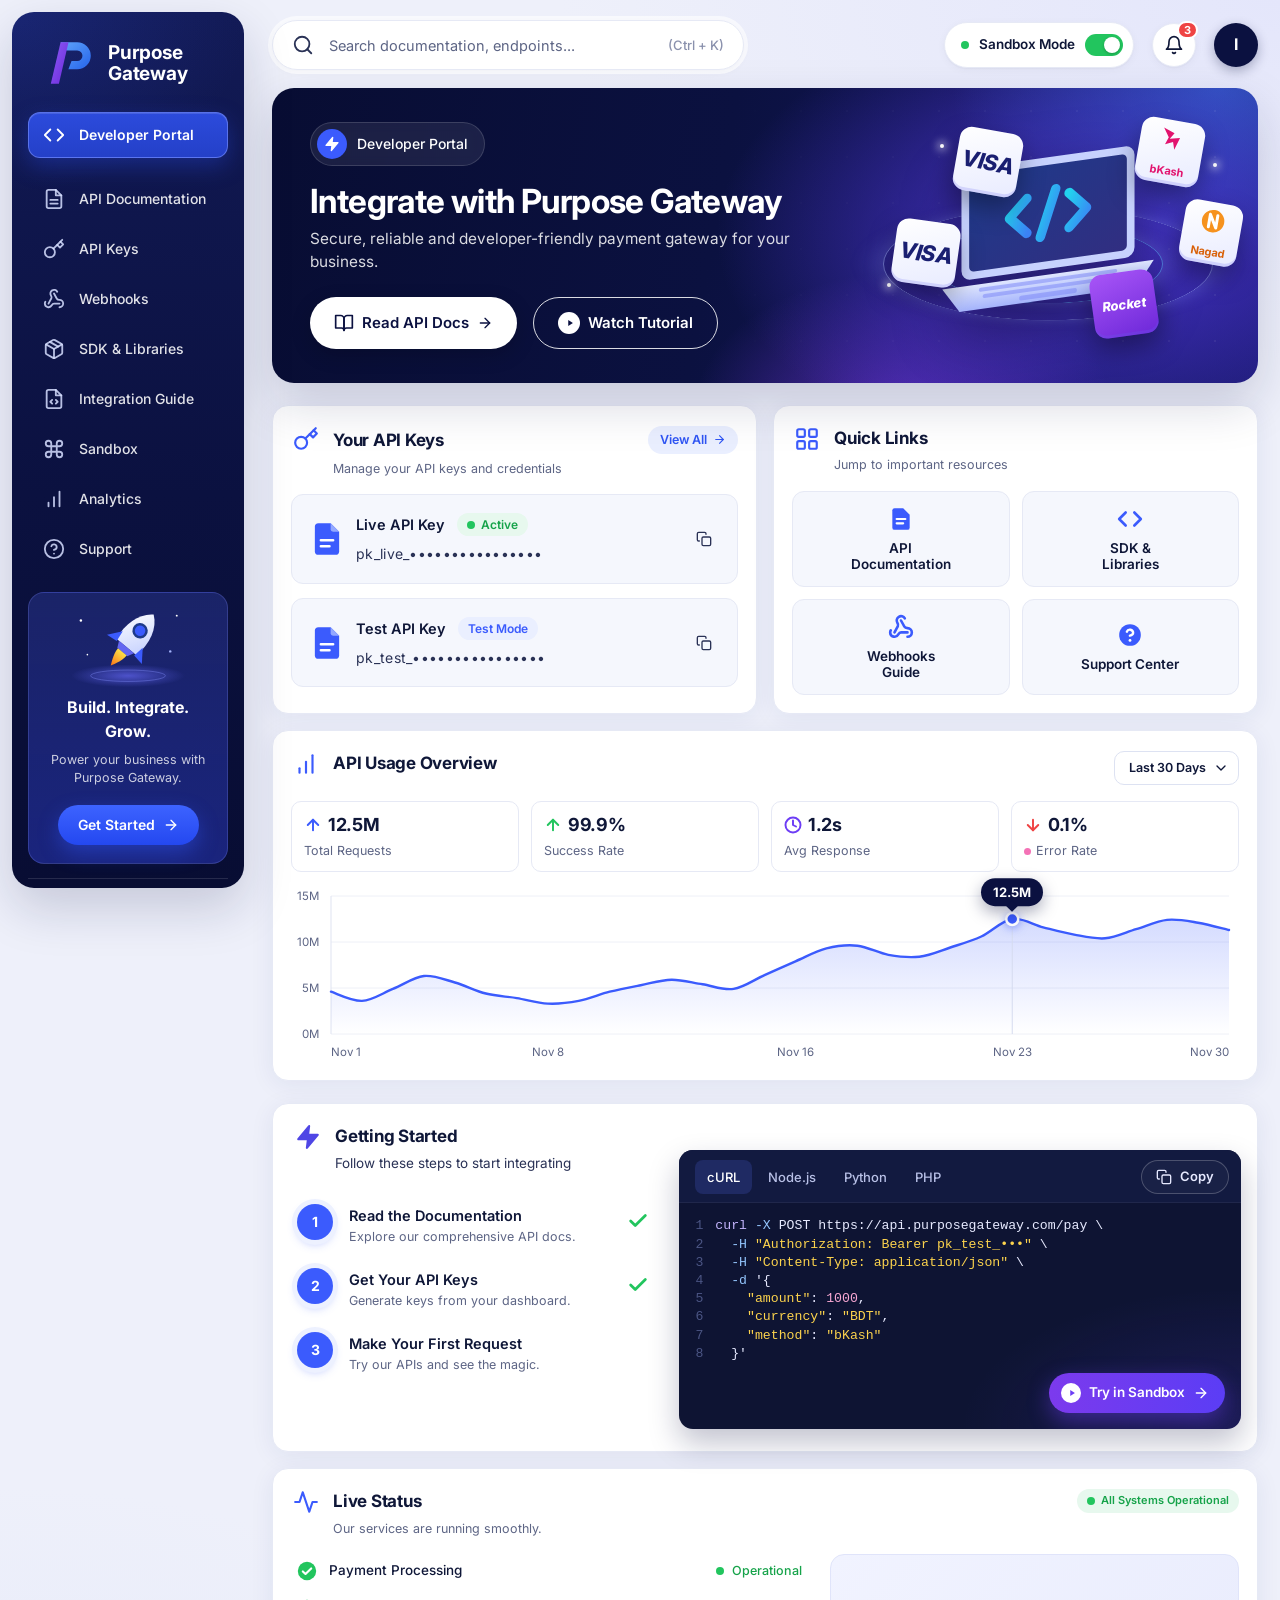
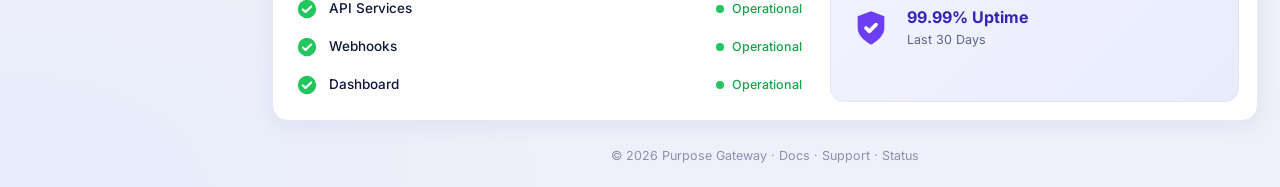
<file: Developer Dashboard/index.html>
<!doctype html>
<html lang="en">
<head>
  <meta charset="utf-8" />
  <meta name="viewport" content="width=device-width, initial-scale=1, viewport-fit=cover" />
  <title>Developer Portal · Purpose Gateway</title>
  <meta name="description" content="Purpose Gateway developer portal — API keys, documentation, SDKs, webhooks, usage analytics and live system status." />
  <meta name="theme-color" content="#0b1040" />
  <link rel="icon" href="data:image/svg+xml,%3Csvg xmlns='http://www.w3.org/2000/svg' viewBox='0 0 32 32'%3E%3Cdefs%3E%3ClinearGradient id='g' x1='0' y1='0' x2='1' y2='1'%3E%3Cstop offset='0' stop-color='%2360a5fa'/%3E%3Cstop offset='1' stop-color='%237c3aed'/%3E%3C/linearGradient%3E%3C/defs%3E%3Cpath fill='url(%23g)' d='M9 3h10a8 8 0 0 1 0 16h-5l-2 10H5z'/%3E%3C/svg%3E" />
  <link rel="preconnect" href="https://fonts.googleapis.com" />
  <link rel="preconnect" href="https://fonts.gstatic.com" crossorigin />
  <link href="https://fonts.googleapis.com/css2?family=Inter:wght@400;500;600;700;800&family=JetBrains+Mono:wght@400;500&display=swap" rel="stylesheet" />
  <link rel="stylesheet" href="assets/css/styles.css" />
</head>
<body>
  <!-- ============ ICON SPRITE ============ -->
  <svg width="0" height="0" style="position:absolute" aria-hidden="true">
    <symbol id="i-code" viewBox="0 0 24 24"><polyline points="16 18 22 12 16 6"/><polyline points="8 6 2 12 8 18"/></symbol>
    <symbol id="i-doc" viewBox="0 0 24 24"><path d="M14 2H6a2 2 0 0 0-2 2v16a2 2 0 0 0 2 2h12a2 2 0 0 0 2-2V8z"/><polyline points="14 2 14 8 20 8"/><line x1="16" y1="13" x2="8" y2="13"/><line x1="16" y1="17" x2="8" y2="17"/></symbol>
    <symbol id="i-key" viewBox="0 0 24 24"><circle cx="7.5" cy="15.5" r="5.5"/><path d="m21 2-9.6 9.6"/><path d="m15.5 7.5 3 3L22 7l-3-3"/></symbol>
    <symbol id="i-webhook" viewBox="0 0 24 24"><path d="M18 16.98h-5.99c-1.1 0-1.95.94-2.48 1.9A4 4 0 0 1 2 17c.01-.7.2-1.4.57-2"/><path d="m6 17 3.13-5.78c.53-.97.1-2.18-.5-3.1a4 4 0 1 1 6.89-4.06"/><path d="m12 6 3.13 5.73C15.66 12.7 16.9 13 18 13a4 4 0 0 1 0 8"/></symbol>
    <symbol id="i-package" viewBox="0 0 24 24"><path d="m7.5 4.27 9 5.15"/><path d="M21 8a2 2 0 0 0-1-1.73l-7-4a2 2 0 0 0-2 0l-7 4A2 2 0 0 0 3 8v8a2 2 0 0 0 1 1.73l7 4a2 2 0 0 0 2 0l7-4A2 2 0 0 0 21 16Z"/><path d="m3.3 7 8.7 5 8.7-5"/><path d="M12 22V12"/></symbol>
    <symbol id="i-guide" viewBox="0 0 24 24"><path d="M14 2H6a2 2 0 0 0-2 2v16a2 2 0 0 0 2 2h12a2 2 0 0 0 2-2V8z"/><polyline points="14 2 14 8 20 8"/><path d="m10 13-2 2 2 2"/><path d="m14 17 2-2-2-2"/></symbol>
    <symbol id="i-command" viewBox="0 0 24 24"><path d="M15 6v12a3 3 0 1 0 3-3H6a3 3 0 1 0 3 3V6a3 3 0 1 0-3 3h12a3 3 0 1 0-3-3"/></symbol>
    <symbol id="i-chart" viewBox="0 0 24 24"><line x1="12" y1="20" x2="12" y2="10"/><line x1="18" y1="20" x2="18" y2="4"/><line x1="6" y1="20" x2="6" y2="16"/></symbol>
    <symbol id="i-help" viewBox="0 0 24 24"><circle cx="12" cy="12" r="10"/><path d="M9.09 9a3 3 0 0 1 5.83 1c0 2-3 3-3 3"/><line x1="12" y1="17" x2="12.01" y2="17"/></symbol>
    <symbol id="i-search" viewBox="0 0 24 24"><circle cx="11" cy="11" r="8"/><line x1="21" y1="21" x2="16.65" y2="16.65"/></symbol>
    <symbol id="i-bell" viewBox="0 0 24 24"><path d="M6 8a6 6 0 0 1 12 0c0 7 3 9 3 9H3s3-2 3-9"/><path d="M10.3 21a1.94 1.94 0 0 0 3.4 0"/></symbol>
    <symbol id="i-chevron-down" viewBox="0 0 24 24"><polyline points="6 9 12 15 18 9"/></symbol>
    <symbol id="i-arrow-right" viewBox="0 0 24 24"><line x1="5" y1="12" x2="19" y2="12"/><polyline points="12 5 19 12 12 19"/></symbol>
    <symbol id="i-arrow-up" viewBox="0 0 24 24"><line x1="12" y1="19" x2="12" y2="5"/><polyline points="5 12 12 5 19 12"/></symbol>
    <symbol id="i-arrow-down" viewBox="0 0 24 24"><line x1="12" y1="5" x2="12" y2="19"/><polyline points="19 12 12 19 5 12"/></symbol>
    <symbol id="i-book" viewBox="0 0 24 24"><path d="M2 3h6a4 4 0 0 1 4 4v14a3 3 0 0 0-3-3H2z"/><path d="M22 3h-6a4 4 0 0 0-4 4v14a3 3 0 0 1 3-3h7z"/></symbol>
    <symbol id="i-copy" viewBox="0 0 24 24"><rect x="9" y="9" width="13" height="13" rx="2"/><path d="M5 15H4a2 2 0 0 1-2-2V4a2 2 0 0 1 2-2h9a2 2 0 0 1 2 2v1"/></symbol>
    <symbol id="i-check" viewBox="0 0 24 24"><polyline points="20 6 9 17 4 12"/></symbol>
    <symbol id="i-zap" viewBox="0 0 24 24"><polygon points="13 2 3 14 12 14 11 22 21 10 12 10 13 2"/></symbol>
    <symbol id="i-grid" viewBox="0 0 24 24"><rect x="3" y="3" width="7" height="7" rx="1.5"/><rect x="14" y="3" width="7" height="7" rx="1.5"/><rect x="14" y="14" width="7" height="7" rx="1.5"/><rect x="3" y="14" width="7" height="7" rx="1.5"/></symbol>
    <symbol id="i-activity" viewBox="0 0 24 24"><polyline points="22 12 18 12 15 21 9 3 6 12 2 12"/></symbol>
    <symbol id="i-clock" viewBox="0 0 24 24"><circle cx="12" cy="12" r="10"/><polyline points="12 6 12 12 16 14"/></symbol>
    <symbol id="i-menu" viewBox="0 0 24 24"><line x1="4" y1="6" x2="20" y2="6"/><line x1="4" y1="12" x2="20" y2="12"/><line x1="4" y1="18" x2="20" y2="18"/></symbol>
    <symbol id="i-x" viewBox="0 0 24 24"><line x1="18" y1="6" x2="6" y2="18"/><line x1="6" y1="6" x2="18" y2="18"/></symbol>
    <symbol id="i-user" viewBox="0 0 24 24"><path d="M19 21v-2a4 4 0 0 0-4-4H9a4 4 0 0 0-4 4v2"/><circle cx="12" cy="7" r="4"/></symbol>
    <symbol id="i-settings" viewBox="0 0 24 24"><circle cx="12" cy="12" r="3"/><path d="M19.4 15a1.65 1.65 0 0 0 .33 1.82l.06.06a2 2 0 1 1-2.83 2.83l-.06-.06a1.65 1.65 0 0 0-1.82-.33 1.65 1.65 0 0 0-1 1.51V21a2 2 0 1 1-4 0v-.09A1.65 1.65 0 0 0 9 19.4a1.65 1.65 0 0 0-1.82.33l-.06.06a2 2 0 1 1-2.83-2.83l.06-.06A1.65 1.65 0 0 0 4.68 15a1.65 1.65 0 0 0-1.51-1H3a2 2 0 1 1 0-4h.09A1.65 1.65 0 0 0 4.6 9a1.65 1.65 0 0 0-.33-1.82l-.06-.06a2 2 0 1 1 2.83-2.83l.06.06A1.65 1.65 0 0 0 9 4.68a1.65 1.65 0 0 0 1-1.51V3a2 2 0 1 1 4 0v.09a1.65 1.65 0 0 0 1 1.51 1.65 1.65 0 0 0 1.82-.33l.06-.06a2 2 0 1 1 2.83 2.83l-.06.06A1.65 1.65 0 0 0 19.4 9a1.65 1.65 0 0 0 1.51 1H21a2 2 0 1 1 0 4h-.09a1.65 1.65 0 0 0-1.51 1z"/></symbol>
    <symbol id="i-logout" viewBox="0 0 24 24"><path d="M9 21H5a2 2 0 0 1-2-2V5a2 2 0 0 1 2-2h4"/><polyline points="16 17 21 12 16 7"/><line x1="21" y1="12" x2="9" y2="12"/></symbol>
    <symbol id="i-alert" viewBox="0 0 24 24"><path d="m21.73 18-8-14a2 2 0 0 0-3.48 0l-8 14A2 2 0 0 0 4 21h16a2 2 0 0 0 1.73-3Z"/><line x1="12" y1="9" x2="12" y2="13"/><line x1="12" y1="17" x2="12.01" y2="17"/></symbol>
  </svg>

  <div class="app">
    <!-- ============ SIDEBAR ============ -->
    <aside class="sidebar" id="sidebar" aria-label="Main navigation">
      <div class="sidebar__inner">
        <div class="sidebar__head">
          <a href="#" class="brand" aria-label="Purpose Gateway home">
            <svg class="brand__mark" viewBox="0 0 48 48" aria-hidden="true">
              <defs>
                <linearGradient id="brandA" x1="0" y1="0" x2="1" y2="1"><stop offset="0" stop-color="#60a5fa"/><stop offset="1" stop-color="#2563eb"/></linearGradient>
                <linearGradient id="brandB" x1="0" y1="0" x2="1" y2="1"><stop offset="0" stop-color="#8b5cf6"/><stop offset="1" stop-color="#6d28d9"/></linearGradient>
              </defs>
              <path fill="url(#brandA)" d="M14 4h16a13 13 0 0 1 0 26h-8.5l3-8H30a5 5 0 0 0 0-10H19.6z"/>
              <path fill="url(#brandB)" d="M14 4h7.6L12.4 44H4.6z"/>
            </svg>
            <span class="brand__name">Purpose<br />Gateway</span>
          </a>
          <button class="icon-btn icon-btn--ghost sidebar__close" id="sidebarClose" aria-label="Close menu">
            <svg class="icon"><use href="#i-x"/></svg>
          </button>
        </div>

        <nav class="nav" id="mainNav">
          <a href="#portal" class="nav__item nav__item--primary is-active" aria-current="page"><svg class="icon"><use href="#i-code"/></svg>Developer Portal</a>
          <a href="#docs" class="nav__item"><svg class="icon"><use href="#i-doc"/></svg>API Documentation</a>
          <a href="#keys" class="nav__item"><svg class="icon"><use href="#i-key"/></svg>API Keys</a>
          <a href="#webhooks" class="nav__item"><svg class="icon"><use href="#i-webhook"/></svg>Webhooks</a>
          <a href="#sdks" class="nav__item"><svg class="icon"><use href="#i-package"/></svg>SDK &amp; Libraries</a>
          <a href="#guide" class="nav__item"><svg class="icon"><use href="#i-guide"/></svg>Integration Guide</a>
          <a href="#sandbox" class="nav__item"><svg class="icon"><use href="#i-command"/></svg>Sandbox</a>
          <a href="#analytics" class="nav__item"><svg class="icon"><use href="#i-chart"/></svg>Analytics</a>
          <a href="#support" class="nav__item"><svg class="icon"><use href="#i-help"/></svg>Support</a>
        </nav>

        <div class="promo">
          <svg class="promo__art" viewBox="0 0 160 110" aria-hidden="true">
            <defs>
              <linearGradient id="rkBody" x1="0" y1="0" x2="1" y2="1"><stop offset="0" stop-color="#ffffff"/><stop offset="1" stop-color="#c7d2fe"/></linearGradient>
              <linearGradient id="rkFlame" x1="0" y1="0" x2="0" y2="1"><stop offset="0" stop-color="#fde047"/><stop offset="1" stop-color="#f97316"/></linearGradient>
              <radialGradient id="rkGlow" cx=".5" cy=".5" r=".5"><stop offset="0" stop-color="#6366f1" stop-opacity=".7"/><stop offset="1" stop-color="#6366f1" stop-opacity="0"/></radialGradient>
            </defs>
            <ellipse cx="80" cy="92" rx="70" ry="14" fill="url(#rkGlow)"/>
            <ellipse cx="80" cy="92" rx="46" ry="7" fill="none" stroke="#818cf8" stroke-opacity=".5"/>
            <g transform="rotate(40 82 52)">
              <path d="M82 6c14 10 20 30 16 52H66c-4-22 2-42 16-52z" fill="url(#rkBody)"/>
              <circle cx="82" cy="32" r="8" fill="#3b5bfd" stroke="#1e3a8a" stroke-width="3"/>
              <path d="M66 46l-12 16 14-2z" fill="#3b5bfd"/>
              <path d="M98 46l12 16-14-2z" fill="#3b5bfd"/>
              <path d="M70 58h24l-4 8H74z" fill="#6366f1"/>
              <path d="M75 66h14c0 10-7 22-7 22s-7-12-7-22z" fill="url(#rkFlame)"/>
            </g>
            <circle cx="22" cy="24" r="1.5" fill="#fff"/><circle cx="140" cy="18" r="1.2" fill="#fff"/><circle cx="132" cy="62" r="1.5" fill="#a5b4fc"/><circle cx="30" cy="66" r="1" fill="#fff"/>
          </svg>
          <h3 class="promo__title">Build. Integrate. Grow.</h3>
          <p class="promo__text">Power your business with Purpose Gateway.</p>
          <a href="#guide" class="btn btn--blue btn--pill">Get Started <svg class="icon icon--sm"><use href="#i-arrow-right"/></svg></a>
        </div>

        <div class="profile" id="profile">
          <button class="profile__btn" id="profileBtn" aria-haspopup="menu" aria-expanded="false">
            <span class="avatar avatar--photo" id="profileAvatar">IN</span>
            <span class="profile__meta">
              <span class="profile__name" id="profileName">—</span>
              <span class="profile__role" id="profileRole">—</span>
            </span>
            <svg class="icon profile__chev"><use href="#i-chevron-down"/></svg>
          </button>
          <div class="menu menu--up" id="profileMenu" role="menu" hidden>
            <a href="#account" role="menuitem" class="menu__item"><svg class="icon icon--sm"><use href="#i-user"/></svg>Account</a>
            <a href="#settings" role="menuitem" class="menu__item"><svg class="icon icon--sm"><use href="#i-settings"/></svg>Settings</a>
            <hr class="menu__sep" />
            <a href="#logout" role="menuitem" class="menu__item menu__item--danger"><svg class="icon icon--sm"><use href="#i-logout"/></svg>Sign out</a>
          </div>
        </div>
      </div>
    </aside>
    <div class="scrim" id="scrim" hidden></div>

    <!-- ============ MAIN ============ -->
    <div class="main">
      <header class="topbar">
        <button class="icon-btn topbar__menu" id="menuBtn" aria-label="Open menu" aria-controls="sidebar" aria-expanded="false">
          <svg class="icon"><use href="#i-menu"/></svg>
        </button>

        <div class="search" id="search">
          <svg class="icon search__icon"><use href="#i-search"/></svg>
          <input id="searchInput" type="search" autocomplete="off" placeholder="Search documentation, endpoints..." aria-label="Search documentation and endpoints" aria-controls="searchResults" />
          <kbd class="search__kbd" id="searchKbd">(⌘ + K)</kbd>
          <div class="search__results" id="searchResults" role="listbox" hidden></div>
        </div>

        <div class="topbar__actions">
          <label class="sandbox-pill" for="sandboxToggle">
            <span class="dot dot--green dot--pulse"></span>
            <span class="sandbox-pill__label">Sandbox <span class="hide-xs">Mode</span></span>
            <input type="checkbox" id="sandboxToggle" class="switch" role="switch" checked />
          </label>

          <div class="notif">
            <button class="icon-btn icon-btn--round" id="notifBtn" aria-label="Notifications" aria-haspopup="true" aria-expanded="false">
              <svg class="icon"><use href="#i-bell"/></svg>
              <span class="badge-count" id="notifCount">0</span>
            </button>
            <div class="menu menu--panel" id="notifPanel" hidden>
              <div class="menu__head">
                <strong>Notifications</strong>
                <button class="link-btn" id="markAllRead">Mark all as read</button>
              </div>
              <ul class="notif__list" id="notifList"></ul>
            </div>
          </div>

          <button class="avatar avatar--dark" id="topAvatar" aria-label="Account">I</button>
        </div>
      </header>

      <main class="content" id="portal">
        <!-- HERO -->
        <section class="hero" aria-labelledby="heroTitle">
          <div class="hero__copy">
            <span class="chip chip--glass"><span class="chip__icon"><svg class="icon icon--sm icon--fill"><use href="#i-zap"/></svg></span>Developer Portal</span>
            <h1 id="heroTitle">Integrate with Purpose Gateway</h1>
            <p>Secure, reliable and developer-friendly payment gateway for your business.</p>
            <div class="hero__cta">
              <a href="#docs" class="btn btn--white btn--lg btn--pill"><svg class="icon"><use href="#i-book"/></svg>Read API Docs<svg class="icon icon--sm"><use href="#i-arrow-right"/></svg></a>
              <button class="btn btn--outline-light btn--lg btn--pill" id="tutorialBtn"><span class="play"><svg viewBox="0 0 24 24"><polygon points="9 7 17 12 9 17"/></svg></span>Watch Tutorial</button>
            </div>
          </div>

          <div class="hero__art" aria-hidden="true">
            <div class="orbit orbit--1"></div>
            <div class="orbit orbit--2"></div>
            <span class="spark" style="top:12%;left:22%"></span>
            <span class="spark" style="top:70%;left:8%"></span>
            <span class="spark" style="top:20%;right:6%"></span>
            <span class="spark" style="bottom:12%;right:30%"></span>
            <svg class="laptop" viewBox="0 0 260 190">
              <defs>
                <linearGradient id="lpScreen" x1="0" y1="0" x2="1" y2="1"><stop offset="0" stop-color="#1e3a8a"/><stop offset="1" stop-color="#312e81"/></linearGradient>
                <linearGradient id="lpBody" x1="0" y1="0" x2="0" y2="1"><stop offset="0" stop-color="#e0e7ff"/><stop offset="1" stop-color="#a5b4fc"/></linearGradient>
                <linearGradient id="lpCode" x1="0" y1="0" x2="1" y2="1"><stop offset="0" stop-color="#22d3ee"/><stop offset="1" stop-color="#3b82f6"/></linearGradient>
              </defs>
              <g transform="skewY(-8) translate(0 30)">
                <rect x="40" y="10" width="180" height="116" rx="10" fill="#c7d2fe"/>
                <rect x="48" y="18" width="164" height="100" rx="5" fill="url(#lpScreen)"/>
                <g fill="none" stroke="url(#lpCode)" stroke-width="10" stroke-linecap="round" stroke-linejoin="round">
                  <polyline points="108 50 90 68 108 86"/>
                  <polyline points="152 50 170 68 152 86"/>
                  <line x1="138" y1="44" x2="122" y2="92"/>
                </g>
                <path d="M20 132h220l-18 26H38z" fill="url(#lpBody)"/>
                <g fill="#818cf8" opacity=".55">
                  <rect x="58" y="136" width="144" height="4" rx="2"/><rect x="62" y="143" width="136" height="4" rx="2"/><rect x="100" y="150" width="60" height="5" rx="2"/>
                </g>
              </g>
            </svg>
            <div class="pay-card pay-card--visa1"><span class="visa">VISA</span></div>
            <div class="pay-card pay-card--visa2"><span class="visa">VISA</span></div>
            <div class="pay-card pay-card--bkash"><svg viewBox="0 0 24 24" class="pay-card__glyph"><path fill="#e2136e" d="M4 4l9 3-3 5 8-2-3 10-2-6-6 3 2-6z"/></svg><span>bKash</span></div>
            <div class="pay-card pay-card--nagad"><svg viewBox="0 0 24 24" class="pay-card__glyph"><circle cx="12" cy="12" r="9" fill="#f6921e"/><path d="M9 7v10M9 7l6 10V7" stroke="#fff" stroke-width="2.4" fill="none" stroke-linecap="round" stroke-linejoin="round"/></svg><span>Nagad</span></div>
            <div class="pay-card pay-card--rocket"><span class="rocket-word">Rocket</span></div>
          </div>
        </section>

        <!-- ROW 1 -->
        <section class="grid grid--top">
          <!-- API KEYS -->
          <article class="card" id="keys" aria-labelledby="keysTitle">
            <header class="card__head">
              <span class="card__icon card__icon--blue"><svg class="icon"><use href="#i-key"/></svg></span>
              <div class="card__titles">
                <div class="card__title-row">
                  <h2 id="keysTitle">Your API Keys</h2>
                  <a href="#keys" class="chip chip--soft">View All <svg class="icon icon--xs"><use href="#i-arrow-right"/></svg></a>
                </div>
                <p>Manage your API keys and credentials</p>
              </div>
            </header>
            <div class="key-list" id="keyList">
              <div class="skeleton skeleton--row"></div>
              <div class="skeleton skeleton--row"></div>
            </div>
          </article>

          <!-- QUICK LINKS -->
          <article class="card" aria-labelledby="linksTitle">
            <header class="card__head">
              <span class="card__icon card__icon--blue"><svg class="icon"><use href="#i-grid"/></svg></span>
              <div class="card__titles">
                <h2 id="linksTitle">Quick Links</h2>
                <p>Jump to important resources</p>
              </div>
            </header>
            <div class="quick-links">
              <a href="#docs" class="tile"><svg class="tile__icon" viewBox="0 0 24 24"><path fill="currentColor" d="M6 2h8l6 6v12a2 2 0 0 1-2 2H6a2 2 0 0 1-2-2V4a2 2 0 0 1 2-2z"/><path d="M8 12h8M8 16h6" stroke="#fff" stroke-width="2" stroke-linecap="round"/></svg><span>API<br />Documentation</span></a>
              <a href="#sdks" class="tile"><svg class="icon tile__icon tile__icon--stroke"><use href="#i-code"/></svg><span>SDK &amp;<br />Libraries</span></a>
              <a href="#webhooks" class="tile"><svg class="icon tile__icon tile__icon--stroke"><use href="#i-webhook"/></svg><span>Webhooks<br />Guide</span></a>
              <a href="#support" class="tile"><svg class="tile__icon" viewBox="0 0 24 24"><circle cx="12" cy="12" r="10" fill="currentColor"/><path d="M9.1 9a3 3 0 0 1 5.8 1c0 2-3 2.6-3 2.6" stroke="#fff" stroke-width="2.2" fill="none" stroke-linecap="round"/><circle cx="12" cy="17" r="1.3" fill="#fff"/></svg><span>Support Center</span></a>
            </div>
          </article>

          <!-- USAGE -->
          <article class="card card--usage" id="analytics" aria-labelledby="usageTitle">
            <header class="card__head">
              <span class="card__icon card__icon--blue"><svg class="icon icon--fill"><use href="#i-chart"/></svg></span>
              <div class="card__titles"><h2 id="usageTitle">API Usage Overview</h2></div>
              <div class="select">
                <select id="rangeSelect" aria-label="Date range">
                  <option value="7d">Last 7 Days</option>
                  <option value="30d" selected>Last 30 Days</option>
                  <option value="90d">Last 90 Days</option>
                </select>
                <svg class="icon icon--sm"><use href="#i-chevron-down"/></svg>
              </div>
            </header>
            <div class="stats" id="usageStats">
              <div class="stat"><div class="stat__value"><svg class="icon icon--blue"><use href="#i-arrow-up"/></svg><span data-stat="total">—</span></div><div class="stat__label">Total Requests</div></div>
              <div class="stat"><div class="stat__value"><svg class="icon icon--green"><use href="#i-arrow-up"/></svg><span data-stat="success">—</span></div><div class="stat__label">Success Rate</div></div>
              <div class="stat"><div class="stat__value"><svg class="icon icon--purple"><use href="#i-clock"/></svg><span data-stat="latency">—</span></div><div class="stat__label">Avg Response</div></div>
              <div class="stat"><div class="stat__value"><svg class="icon icon--red"><use href="#i-arrow-down"/></svg><span data-stat="error">—</span></div><div class="stat__label"><span class="dot dot--pink"></span>Error Rate</div></div>
            </div>
            <div class="chart" id="usageChart" role="img" aria-label="Daily API requests line chart"></div>
          </article>
        </section>

        <!-- ROW 2 -->
        <section class="grid grid--bottom">
          <!-- GETTING STARTED -->
          <article class="card card--started" id="guide" aria-labelledby="startedTitle">
            <div class="started__left">
              <header class="card__head">
                <span class="card__icon card__icon--indigo"><svg class="icon icon--fill"><use href="#i-zap"/></svg></span>
                <div class="card__titles">
                  <h2 id="startedTitle">Getting Started</h2>
                  <p class="p-dark">Follow these steps to start integrating</p>
                </div>
              </header>
              <ol class="steps" id="stepList"></ol>
            </div>

            <div class="code-panel" id="sandbox">
              <div class="code-panel__bar">
                <div class="tabs" role="tablist" aria-label="Code language" id="codeTabs">
                  <button role="tab" class="tab is-active" data-lang="curl" aria-selected="true">cURL</button>
                  <button role="tab" class="tab" data-lang="node" aria-selected="false">Node.js</button>
                  <button role="tab" class="tab" data-lang="python" aria-selected="false">Python</button>
                  <button role="tab" class="tab" data-lang="php" aria-selected="false">PHP</button>
                </div>
                <button class="btn btn--code" id="copyCode"><svg class="icon icon--sm"><use href="#i-copy"/></svg><span>Copy</span></button>
              </div>
              <pre class="code" tabindex="0"><code id="codeBlock"></code></pre>
              <button class="btn btn--purple btn--pill code-panel__run" id="runSandbox">
                <span class="play play--light"><svg viewBox="0 0 24 24"><polygon points="9 7 17 12 9 17"/></svg></span>
                Try in Sandbox <svg class="icon icon--sm"><use href="#i-arrow-right"/></svg>
              </button>
            </div>
          </article>

          <!-- LIVE STATUS -->
          <article class="card card--status" aria-labelledby="statusTitle">
            <header class="card__head">
              <span class="card__icon card__icon--blue"><svg class="icon"><use href="#i-activity"/></svg></span>
              <div class="card__titles">
                <div class="card__title-row">
                  <h2 id="statusTitle">Live Status</h2>
                  <span class="chip chip--green" id="statusBadge"><span class="dot dot--green"></span><span>Checking</span></span>
                </div>
                <p id="statusSubtitle">Checking services…</p>
              </div>
            </header>
            <div class="status__body">
              <ul class="status-list" id="statusList"></ul>
              <div class="uptime">
                <span class="uptime__icon"><svg viewBox="0 0 24 24"><path fill="currentColor" d="M12 22s8-4 8-10V5l-8-3-8 3v7c0 6 8 10 8 10z"/><path d="m9 12 2 2 4-4" stroke="#fff" stroke-width="2.2" fill="none" stroke-linecap="round" stroke-linejoin="round"/></svg></span>
                <div>
                  <div class="uptime__value"><span id="uptimeValue">—</span> Uptime</div>
                  <div class="uptime__label">Last 30 Days</div>
                </div>
              </div>
            </div>
          </article>
        </section>

        <footer class="footer">© <span id="year"></span> Purpose Gateway · <a href="#docs">Docs</a> · <a href="#support">Support</a> · <a href="#status">Status</a></footer>
      </main>
    </div>
  </div>

  <!-- Tutorial modal -->
  <div class="modal" id="tutorialModal" role="dialog" aria-modal="true" aria-labelledby="tutorialTitle" hidden>
    <div class="modal__box">
      <header class="modal__head">
        <h3 id="tutorialTitle">Quick-start tutorial</h3>
        <button class="icon-btn icon-btn--ghost-dark" data-close aria-label="Close"><svg class="icon"><use href="#i-x"/></svg></button>
      </header>
      <div class="modal__video">
        <span class="play play--xl"><svg viewBox="0 0 24 24"><polygon points="9 7 17 12 9 17"/></svg></span>
        <p>Video player placeholder — connect your video source (e.g. tutorials table) here.</p>
      </div>
    </div>
  </div>

  <div class="toasts" id="toasts" aria-live="polite" aria-atomic="false"></div>

  <script src="assets/js/mock-data.js"></script>
  <script src="assets/js/api.js"></script>
  <script src="assets/js/app.js"></script>
</body>
</html>
</file>
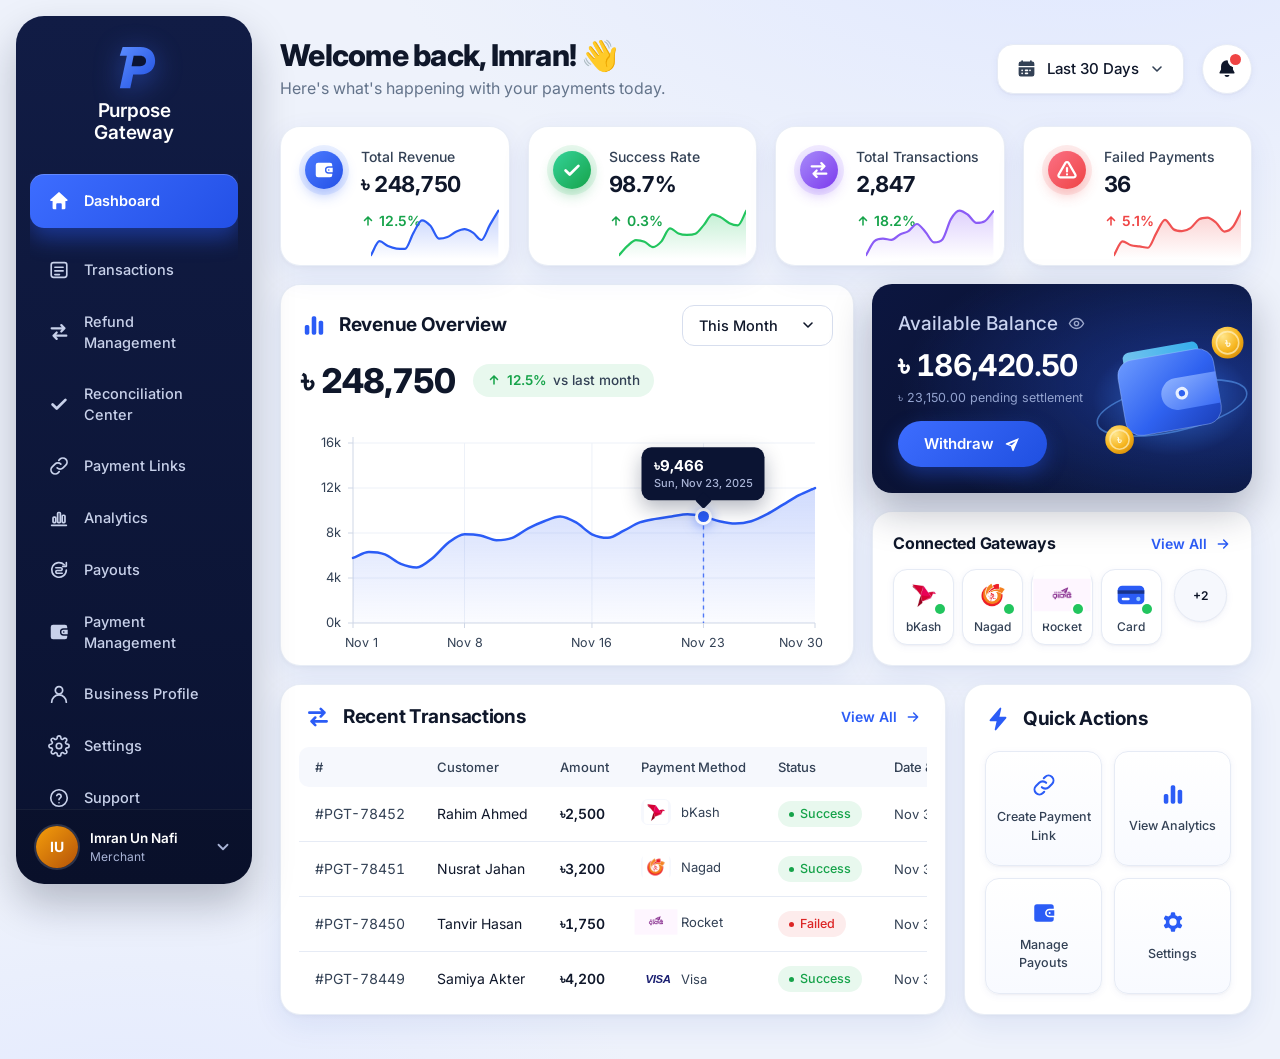
<file: Merchant Dashboard/index.html>
<!DOCTYPE html>
<html lang="en">
<head>
  <meta charset="UTF-8" />
  <meta name="viewport" content="width=device-width, initial-scale=1, viewport-fit=cover" />
  <meta name="theme-color" content="#0b1433" />
  <title>Merchant Dashboard · Purpose Gateway</title>
  <link rel="preconnect" href="https://fonts.googleapis.com" />
  <link rel="preconnect" href="https://fonts.gstatic.com" crossorigin />
  <link href="https://fonts.googleapis.com/css2?family=Inter:wght@400;500;600;700;800&display=swap" rel="stylesheet" />
  <link rel="stylesheet" href="assets/css/styles.css" />
</head>
<body>
  <!-- ============ SVG ICON SPRITE ============ -->
  <svg width="0" height="0" style="position:absolute" aria-hidden="true">
    <defs>
      <symbol id="i-home" viewBox="0 0 24 24"><path fill="currentColor" d="M11.3 2.6a1 1 0 0 1 1.4 0l8.6 8A1 1 0 0 1 20.6 12H19v7.5a1.5 1.5 0 0 1-1.5 1.5H15v-5.5a1 1 0 0 0-1-1h-4a1 1 0 0 0-1 1V21H6.5A1.5 1.5 0 0 1 5 19.5V12H3.4a1 1 0 0 1-.7-1.7z"/></symbol>
      <symbol id="i-receipt" viewBox="0 0 24 24"><g fill="none" stroke="currentColor" stroke-width="1.8" stroke-linecap="round" stroke-linejoin="round"><rect x="3.5" y="4" width="17" height="16" rx="2.5"/><path d="M7.5 9h9M7.5 13h9M7.5 17h5"/></g></symbol>
      <symbol id="i-link" viewBox="0 0 24 24"><g fill="none" stroke="currentColor" stroke-width="1.9" stroke-linecap="round" stroke-linejoin="round"><path d="M10 14a4.5 4.5 0 0 0 6.4 0l3-3a4.5 4.5 0 0 0-6.4-6.4l-1.2 1.2"/><path d="M14 10a4.5 4.5 0 0 0-6.4 0l-3 3a4.5 4.5 0 0 0 6.4 6.4l1.2-1.2"/></g></symbol>
      <symbol id="i-bars" viewBox="0 0 24 24"><g fill="none" stroke="currentColor" stroke-width="1.9" stroke-linecap="round"><path d="M4 20h16"/><rect x="5.5" y="11" width="3" height="6" rx="1"/><rect x="10.5" y="6" width="3" height="11" rx="1"/><rect x="15.5" y="9" width="3" height="8" rx="1"/></g></symbol>
      <symbol id="i-bars-solid" viewBox="0 0 24 24"><g fill="currentColor"><rect x="3.5" y="12" width="4.2" height="9" rx="1.6"/><rect x="9.9" y="4" width="4.2" height="17" rx="1.6"/><rect x="16.3" y="8" width="4.2" height="13" rx="1.6"/></g></symbol>
      <symbol id="i-payout" viewBox="0 0 24 24"><g fill="none" stroke="currentColor" stroke-width="1.8" stroke-linecap="round" stroke-linejoin="round"><path d="M20 12a8 8 0 1 1-2.3-5.7"/><path d="M20 4v4h-4"/><path d="M8.5 9.5h5.5a1.5 1.5 0 0 1 0 3H10a1.5 1.5 0 0 0 0 3h5.5"/></g></symbol>
      <symbol id="i-gear" viewBox="0 0 24 24"><g fill="none" stroke="currentColor" stroke-width="1.8" stroke-linecap="round" stroke-linejoin="round"><circle cx="12" cy="12" r="3"/><path d="M19.4 15a1.7 1.7 0 0 0 .3 1.8l.1.1a2 2 0 1 1-2.8 2.8l-.1-.1a1.7 1.7 0 0 0-1.8-.3 1.7 1.7 0 0 0-1 1.5V21a2 2 0 1 1-4 0v-.1a1.7 1.7 0 0 0-1.1-1.5 1.7 1.7 0 0 0-1.8.3l-.1.1a2 2 0 1 1-2.8-2.8l.1-.1a1.7 1.7 0 0 0 .3-1.8 1.7 1.7 0 0 0-1.5-1H3a2 2 0 1 1 0-4h.1a1.7 1.7 0 0 0 1.5-1.1 1.7 1.7 0 0 0-.3-1.8l-.1-.1a2 2 0 1 1 2.8-2.8l.1.1a1.7 1.7 0 0 0 1.8.3H9a1.7 1.7 0 0 0 1-1.5V3a2 2 0 1 1 4 0v.1a1.7 1.7 0 0 0 1 1.5 1.7 1.7 0 0 0 1.8-.3l.1-.1a2 2 0 1 1 2.8 2.8l-.1.1a1.7 1.7 0 0 0-.3 1.8V9a1.7 1.7 0 0 0 1.5 1H21a2 2 0 1 1 0 4h-.1a1.7 1.7 0 0 0-1.5 1z"/></g></symbol>
      <symbol id="i-gear-solid" viewBox="0 0 24 24"><path fill="currentColor" fill-rule="evenodd" d="M13.9 2.3a1 1 0 0 0-1-.8h-1.8a1 1 0 0 0-1 .8l-.4 2.1a7.7 7.7 0 0 0-1.9 1.1l-2-.7a1 1 0 0 0-1.2.4l-.9 1.6a1 1 0 0 0 .2 1.2L5.5 9.5a7.8 7.8 0 0 0 0 2.2l-1.6 1.4a1 1 0 0 0-.2 1.3l.9 1.5a1 1 0 0 0 1.2.5l2-.7c.6.5 1.2.8 1.9 1.1l.4 2.1a1 1 0 0 0 1 .8h1.8a1 1 0 0 0 1-.8l.4-2.1a7.7 7.7 0 0 0 1.9-1.1l2 .7a1 1 0 0 0 1.2-.5l.9-1.5a1 1 0 0 0-.2-1.3l-1.6-1.4a7.8 7.8 0 0 0 0-2.2l1.6-1.4a1 1 0 0 0 .2-1.3l-.9-1.5a1 1 0 0 0-1.2-.5l-2 .7a7.7 7.7 0 0 0-1.9-1.1zM12 14a3.4 3.4 0 1 0 0-6.8 3.4 3.4 0 0 0 0 6.8z" transform="translate(0 1.4)"/></symbol>
      <symbol id="i-help" viewBox="0 0 24 24"><g fill="none" stroke="currentColor" stroke-width="1.8" stroke-linecap="round" stroke-linejoin="round"><circle cx="12" cy="12" r="9"/><path d="M9.6 9.3a2.5 2.5 0 0 1 4.8.9c0 1.7-2.4 2.2-2.4 3.6"/><path d="M12 17.2h.01"/></g></symbol>
      <symbol id="i-arrow-right" viewBox="0 0 24 24"><path fill="none" stroke="currentColor" stroke-width="2.2" stroke-linecap="round" stroke-linejoin="round" d="M5 12h14m-6-6 6 6-6 6"/></symbol>
      <symbol id="i-arrow-up" viewBox="0 0 24 24"><path fill="none" stroke="currentColor" stroke-width="2.6" stroke-linecap="round" stroke-linejoin="round" d="M12 19V5m-6 6 6-6 6 6"/></symbol>
      <symbol id="i-arrow-down" viewBox="0 0 24 24"><path fill="none" stroke="currentColor" stroke-width="2.6" stroke-linecap="round" stroke-linejoin="round" d="M12 5v14m6-6-6 6-6-6"/></symbol>
      <symbol id="i-chevron-down" viewBox="0 0 24 24"><path fill="none" stroke="currentColor" stroke-width="2.4" stroke-linecap="round" stroke-linejoin="round" d="m6 9 6 6 6-6"/></symbol>
      <symbol id="i-chevron-left" viewBox="0 0 24 24"><path fill="none" stroke="currentColor" stroke-width="2.4" stroke-linecap="round" stroke-linejoin="round" d="m15 6-6 6 6 6"/></symbol>
      <symbol id="i-chevron-right" viewBox="0 0 24 24"><path fill="none" stroke="currentColor" stroke-width="2.4" stroke-linecap="round" stroke-linejoin="round" d="m9 6 6 6-6 6"/></symbol>
      <symbol id="i-calendar" viewBox="0 0 24 24"><g fill="currentColor"><path d="M7 2.5a1 1 0 0 1 1 1V4h8v-.5a1 1 0 1 1 2 0V4h.5A2.5 2.5 0 0 1 21 6.5V9H3V6.5A2.5 2.5 0 0 1 5.5 4H6v-.5a1 1 0 0 1 1-1z"/><path fill-rule="evenodd" d="M3 10.5h18v8A2.5 2.5 0 0 1 18.5 21h-13A2.5 2.5 0 0 1 3 18.5zM7 13a1 1 0 1 0 0 2h.01a1 1 0 1 0 0-2zm4 0a1 1 0 1 0 0 2h2a1 1 0 1 0 0-2zm5 0a1 1 0 1 0 0 2h.01a1 1 0 1 0 0-2zM7 16.5a1 1 0 1 0 0 2h.01a1 1 0 1 0 0-2zm4 0a1 1 0 1 0 0 2h2a1 1 0 1 0 0-2z"/></g></symbol>
      <symbol id="i-bell" viewBox="0 0 24 24"><path fill="currentColor" d="M12 2.5a6.5 6.5 0 0 0-6.5 6.5v3.6l-1.6 2.9A1 1 0 0 0 4.8 17h14.4a1 1 0 0 0 .9-1.5l-1.6-2.9V9A6.5 6.5 0 0 0 12 2.5zM9.2 18.5a2.9 2.9 0 0 0 5.6 0z"/></symbol>
      <symbol id="i-wallet" viewBox="0 0 24 24"><g fill="currentColor"><path d="M5.5 4A2.5 2.5 0 0 0 3 6.5v11A2.5 2.5 0 0 0 5.5 20h13a2.5 2.5 0 0 0 2.5-2.5V16h-4a4 4 0 0 1 0-8h4V6.5A2.5 2.5 0 0 0 18.5 4z"/><path d="M17 9.5a2.5 2.5 0 0 0 0 5h4.5v-5zm.2 1.6a.9.9 0 1 1 0 1.8.9.9 0 0 1 0-1.8z"/></g></symbol>
      <symbol id="i-check" viewBox="0 0 24 24"><path fill="none" stroke="currentColor" stroke-width="3" stroke-linecap="round" stroke-linejoin="round" d="m5 12.5 4.5 4.5L19 7.5"/></symbol>
      <symbol id="i-swap" viewBox="0 0 24 24"><path fill="none" stroke="currentColor" stroke-width="2.4" stroke-linecap="round" stroke-linejoin="round" d="M4 8h14m0 0-3.5-3.5M18 8l-3.5 3.5M20 16H6m0 0 3.5-3.5M6 16l3.5 3.5"/></symbol>
      <symbol id="i-alert" viewBox="0 0 24 24"><g fill="none" stroke="currentColor" stroke-width="2.4" stroke-linecap="round" stroke-linejoin="round"><path d="M10.3 4.2 2.9 17a2 2 0 0 0 1.7 3h14.8a2 2 0 0 0 1.7-3L13.7 4.2a2 2 0 0 0-3.4 0z"/><path d="M12 10v3.5M12 16.8h.01"/></g></symbol>
      <symbol id="i-eye" viewBox="0 0 24 24"><g fill="none" stroke="currentColor" stroke-width="2" stroke-linecap="round" stroke-linejoin="round"><path d="M2 12s3.6-7 10-7 10 7 10 7-3.6 7-10 7S2 12 2 12z"/><circle cx="12" cy="12" r="3"/></g></symbol>
      <symbol id="i-eye-off" viewBox="0 0 24 24"><g fill="none" stroke="currentColor" stroke-width="2" stroke-linecap="round" stroke-linejoin="round"><path d="M10.6 5.1A10 10 0 0 1 12 5c6.4 0 10 7 10 7a17 17 0 0 1-2.6 3.5M6.6 6.6A17 17 0 0 0 2 12s3.6 7 10 7a9.7 9.7 0 0 0 5.4-1.6"/><path d="M9.9 9.9a3 3 0 0 0 4.2 4.2M3 3l18 18"/></g></symbol>
      <symbol id="i-send" viewBox="0 0 24 24"><path fill="currentColor" d="M21.4 3.4a.9.9 0 0 0-1-.2L3.1 10.4a.9.9 0 0 0 0 1.7l6.6 2.2 2.2 6.6a.9.9 0 0 0 1.7 0l7.2-17.3a.9.9 0 0 0-.4-.2zM10.9 13.1l-4.2-1.4 10-4.2z"/></symbol>
      <symbol id="i-bolt" viewBox="0 0 24 24"><path fill="currentColor" d="M13.6 1.8a.8.8 0 0 1 1.4.7L13.3 10H19a.8.8 0 0 1 .6 1.3L10.4 22.2a.8.8 0 0 1-1.4-.7l1.7-7.5H5a.8.8 0 0 1-.6-1.3z"/></symbol>
      <symbol id="i-dots" viewBox="0 0 24 24"><g fill="currentColor"><circle cx="5" cy="12" r="1.9"/><circle cx="12" cy="12" r="1.9"/><circle cx="19" cy="12" r="1.9"/></g></symbol>
      <symbol id="i-menu" viewBox="0 0 24 24"><path fill="none" stroke="currentColor" stroke-width="2.2" stroke-linecap="round" d="M4 7h16M4 12h16M4 17h10"/></symbol>
      <symbol id="i-x" viewBox="0 0 24 24"><path fill="none" stroke="currentColor" stroke-width="2.2" stroke-linecap="round" d="M6 6l12 12M18 6 6 18"/></symbol>
      <symbol id="i-search" viewBox="0 0 24 24"><g fill="none" stroke="currentColor" stroke-width="2" stroke-linecap="round"><circle cx="11" cy="11" r="6.5"/><path d="m20 20-4.2-4.2"/></g></symbol>
      <symbol id="i-copy" viewBox="0 0 24 24"><g fill="none" stroke="currentColor" stroke-width="1.9" stroke-linecap="round" stroke-linejoin="round"><rect x="8.5" y="8.5" width="12" height="12" rx="2.5"/><path d="M15.5 8.5V6A2.5 2.5 0 0 0 13 3.5H6A2.5 2.5 0 0 0 3.5 6v7A2.5 2.5 0 0 0 6 15.5h2.5"/></g></symbol>
      <symbol id="i-logout" viewBox="0 0 24 24"><g fill="none" stroke="currentColor" stroke-width="1.9" stroke-linecap="round" stroke-linejoin="round"><path d="M15 4h3a2 2 0 0 1 2 2v12a2 2 0 0 1-2 2h-3M10 17l5-5-5-5M15 12H4"/></g></symbol>
      <symbol id="i-user" viewBox="0 0 24 24"><g fill="none" stroke="currentColor" stroke-width="1.9" stroke-linecap="round"><circle cx="12" cy="8" r="4"/><path d="M4 21a8 8 0 0 1 16 0"/></g></symbol>
      <symbol id="i-download" viewBox="0 0 24 24"><path fill="none" stroke="currentColor" stroke-width="2" stroke-linecap="round" stroke-linejoin="round" d="M12 4v11m-5-5 5 5 5-5M5 20h14"/></symbol>
      <symbol id="i-plus" viewBox="0 0 24 24"><path fill="none" stroke="currentColor" stroke-width="2.4" stroke-linecap="round" d="M12 5v14M5 12h14"/></symbol>
      <symbol id="i-rocket-tool" viewBox="0 0 24 24"><g fill="none" stroke="currentColor" stroke-width="1.8" stroke-linecap="round" stroke-linejoin="round"><path d="M4.5 16.5c-1.5 1.3-2 5-2 5s3.7-.5 5-2c.7-.8.7-2.1-.1-2.9a2.2 2.2 0 0 0-2.9-.1z"/><path d="m12 15-3-3a22 22 0 0 1 2-4A12.9 12.9 0 0 1 22 2c0 2.7-.8 7.5-6 11a22.4 22.4 0 0 1-4 2z"/></g></symbol>
    </defs>
  </svg>

  <div class="app" id="app">
    <!-- ============ SIDEBAR ============ -->
    <aside class="sidebar" id="sidebar" aria-label="Main navigation">
      <div class="sidebar__head">
        <a class="brand" href="#dashboard" data-nav="dashboard" aria-label="Purpose Gateway home">
          <svg class="brand__mark" viewBox="0 0 64 64" aria-hidden="true">
            <defs>
              <linearGradient id="pgLogo" x1="0" y1="0" x2="1" y2="1">
                <stop offset="0" stop-color="#5b8cff"/><stop offset="1" stop-color="#1f4fe0"/>
              </linearGradient>
            </defs>
            <path fill="url(#pgLogo)" d="M18 6h22c11 0 18 7 18 17s-7 17-18 17h-9l-3.6 17H14.6L23.2 17h-8.7z"/>
            <path fill="#0b1433" d="M31.6 17h8c4.4 0 7.2 2.6 7.2 6.3S44 29.7 39.6 29.7h-10.6z"/>
          </svg>
          <span class="brand__name">Purpose<br />Gateway</span>
        </a>
        <button class="icon-btn sidebar__close" id="sidebarClose" aria-label="Close menu"><svg><use href="#i-x"/></svg></button>
      </div>

      <nav class="nav">
        <a class="nav__item is-active" href="#dashboard" data-nav="dashboard"><svg><use href="#i-home"/></svg><span>Dashboard</span></a>
        <a class="nav__item" href="#transactions" data-nav="transactions"><svg><use href="#i-receipt"/></svg><span>Transactions</span></a>
        <a class="nav__item" href="#refunds" data-nav="refunds"><svg><use href="#i-swap"/></svg><span>Refund Management</span></a>
        <a class="nav__item" href="#reconciliation" data-nav="reconciliation"><svg><use href="#i-check"/></svg><span>Reconciliation Center</span></a>
        <a class="nav__item" href="#payment-links" data-nav="payment-links"><svg><use href="#i-link"/></svg><span>Payment Links</span></a>
        <a class="nav__item" href="#analytics" data-nav="analytics"><svg><use href="#i-bars"/></svg><span>Analytics</span></a>
        <a class="nav__item" href="#payouts" data-nav="payouts"><svg><use href="#i-payout"/></svg><span>Payouts</span></a>
        <a class="nav__item" href="#payment-methods" data-nav="payment-methods"><svg><use href="#i-wallet"/></svg><span>Payment Management</span></a>
        <a class="nav__item" href="#profile" data-nav="profile"><svg><use href="#i-user"/></svg><span>Business Profile</span></a>
        <a class="nav__item" href="#settings" data-nav="settings"><svg><use href="#i-gear"/></svg><span>Settings</span></a>
        <a class="nav__item" href="#support" data-nav="support"><svg><use href="#i-help"/></svg><span>Support</span></a>
      </nav>

      <div class="profile">
        <button class="profile__btn" id="profileBtn" aria-haspopup="menu" aria-expanded="false" aria-controls="profileMenu">
          <span class="avatar" id="profileAvatar" aria-hidden="true">IN</span>
          <span class="profile__meta">
            <span class="profile__name" id="profileName">Imran Un Nafi</span>
            <span class="profile__role" id="profileRole">Merchant</span>
          </span>
          <svg class="profile__chev"><use href="#i-chevron-down"/></svg>
        </button>
        <div class="menu menu--up" id="profileMenu" role="menu" hidden>
          <button class="menu__item" role="menuitem" data-nav="profile"><svg><use href="#i-user"/></svg>My profile</button>
          <button class="menu__item" role="menuitem" data-nav="settings"><svg><use href="#i-gear"/></svg>Account settings</button>
          <hr class="menu__sep" />
          <button class="menu__item menu__item--danger" role="menuitem" data-action="logout"><svg><use href="#i-logout"/></svg>Log out</button>
        </div>
      </div>
    </aside>
    <div class="scrim" id="scrim" hidden></div>

    <!-- ============ MAIN ============ -->
    <main class="main" id="main">
      <header class="topbar">
        <button class="icon-btn topbar__menu" id="menuBtn" aria-label="Open menu" aria-controls="sidebar" aria-expanded="false"><svg><use href="#i-menu"/></svg></button>
        <div class="topbar__title">
          <h1 id="pageTitle">Welcome back, <span id="firstName">Imran</span>! <span class="wave" aria-hidden="true">👋</span></h1>
          <p id="pageSubtitle">Here's what's happening with your payments today.</p>
        </div>
        <div class="topbar__actions">
          <div class="dropdown" id="rangeDropdown">
            <button class="pill-btn" id="rangeBtn" aria-haspopup="listbox" aria-expanded="false">
              <svg class="pill-btn__icon"><use href="#i-calendar"/></svg>
              <span id="rangeLabel">Last 30 Days</span>
              <svg class="pill-btn__chev"><use href="#i-chevron-down"/></svg>
            </button>
            <ul class="menu" role="listbox" id="rangeMenu" hidden>
              <li class="menu__item" role="option" data-range="today">Today</li>
              <li class="menu__item" role="option" data-range="last_7_days">Last 7 Days</li>
              <li class="menu__item is-selected" role="option" data-range="last_30_days" aria-selected="true">Last 30 Days</li>
              <li class="menu__item" role="option" data-range="last_90_days">Last 90 Days</li>
            </ul>
          </div>
          <div class="dropdown">
            <button class="icon-btn icon-btn--round" id="bellBtn" aria-label="Notifications" aria-haspopup="dialog" aria-expanded="false">
              <svg><use href="#i-bell"/></svg>
              <span class="badge-dot" id="bellDot" hidden></span>
            </button>
            <div class="notif-panel" id="notifPanel" role="dialog" aria-label="Notifications" hidden>
              <div class="notif-panel__head">
                <strong>Notifications</strong>
                <button class="link-btn" id="markAllRead">Mark all as read</button>
              </div>
              <ul class="notif-list" id="notifList"></ul>
            </div>
          </div>
        </div>
      </header>

      <!-- ===== VIEW: DASHBOARD ===== -->
      <section class="view is-active" data-view="dashboard" aria-label="Dashboard overview">
        <div class="kpi-grid" id="kpiGrid" aria-live="polite">
          <!-- filled by app.js -->
          <div class="card kpi skeleton"></div><div class="card kpi skeleton"></div><div class="card kpi skeleton"></div><div class="card kpi skeleton"></div>
        </div>

        <div class="grid-main">
          <article class="card revenue" aria-labelledby="revTitle">
            <div class="card__head">
              <h2 class="card__title" id="revTitle"><svg class="card__title-icon card__title-icon--blue"><use href="#i-bars-solid"/></svg>Revenue Overview</h2>
              <div class="dropdown">
                <button class="select-btn" id="periodBtn" aria-haspopup="listbox" aria-expanded="false">
                  <span id="periodLabel">This Month</span><svg><use href="#i-chevron-down"/></svg>
                </button>
                <ul class="menu menu--right" role="listbox" id="periodMenu" hidden>
                  <li class="menu__item is-selected" role="option" data-period="this_month" aria-selected="true">This Month</li>
                  <li class="menu__item" role="option" data-period="last_month">Last Month</li>
                  <li class="menu__item" role="option" data-period="this_year">This Year</li>
                </ul>
              </div>
            </div>
            <div class="revenue__headline">
              <span class="revenue__total" id="revTotal">৳ 0</span>
              <span class="chip chip--up" id="revChange"><svg><use href="#i-arrow-up"/></svg><b>0%</b> <span id="revCompare">vs last month</span></span>
            </div>
            <div class="chart" id="revenueChart" role="img" aria-label="Revenue over time"></div>
          </article>

          <div class="stack">
            <article class="card balance" aria-labelledby="balTitle">
              <div class="balance__body">
                <h2 class="balance__title" id="balTitle">Available Balance
                  <button class="icon-btn icon-btn--ghost" id="toggleBalance" aria-label="Hide balance" aria-pressed="false"><svg><use href="#i-eye"/></svg></button>
                </h2>
                <p class="balance__amount" id="balAmount">৳ 0.00</p>
                <p class="balance__pending" id="balPending"></p>
                <button class="btn btn--primary" data-action="withdraw">Withdraw <svg><use href="#i-send"/></svg></button>
              </div>
              <svg class="balance__art" viewBox="0 0 220 190" aria-hidden="true">
                <defs>
                  <linearGradient id="wBody" x1="0" y1="0" x2="1" y2="1"><stop offset="0" stop-color="#6d9bff"/><stop offset=".55" stop-color="#2f62f0"/><stop offset="1" stop-color="#1b3fb8"/></linearGradient>
                  <linearGradient id="wFlap" x1="0" y1="0" x2="1" y2="1"><stop offset="0" stop-color="#8fb3ff"/><stop offset="1" stop-color="#3a6cf5"/></linearGradient>
                  <linearGradient id="wCard" x1="0" y1="0" x2="1" y2="0"><stop offset="0" stop-color="#7dd3fc"/><stop offset="1" stop-color="#38bdf8"/></linearGradient>
                  <radialGradient id="coin" cx=".35" cy=".3" r=".8"><stop offset="0" stop-color="#ffe58a"/><stop offset=".6" stop-color="#f6b51e"/><stop offset="1" stop-color="#d48a06"/></radialGradient>
                  <radialGradient id="glow" cx=".5" cy=".5" r=".5"><stop offset="0" stop-color="#3b82f6" stop-opacity=".55"/><stop offset="1" stop-color="#3b82f6" stop-opacity="0"/></radialGradient>
                </defs>
                <ellipse cx="112" cy="110" rx="100" ry="70" fill="url(#glow)"/>
                <ellipse cx="112" cy="120" rx="96" ry="30" fill="none" stroke="#60a5fa" stroke-opacity=".55" stroke-width="2" transform="rotate(-12 112 120)"/>
                <g transform="rotate(-10 110 100)">
                  <rect x="58" y="42" width="96" height="40" rx="8" fill="url(#wCard)" opacity=".9"/>
                  <rect x="48" y="52" width="122" height="96" rx="20" fill="url(#wBody)"/>
                  <rect x="48" y="52" width="122" height="96" rx="20" fill="none" stroke="#a5c4ff" stroke-opacity=".5"/>
                  <path d="M118 84h52v40h-52a20 20 0 0 1 0-40z" fill="url(#wFlap)"/>
                  <circle cx="124" cy="104" r="8" fill="#e8f0ff"/><circle cx="124" cy="104" r="4" fill="#2f62f0"/>
                </g>
                <g><circle cx="182" cy="38" r="20" fill="url(#coin)"/><circle cx="182" cy="38" r="14" fill="none" stroke="#fff3c4" stroke-opacity=".7" stroke-width="2"/><text x="182" y="45" text-anchor="middle" font-size="18" font-weight="800" fill="#fff8dc">৳</text></g>
                <g><circle cx="46" cy="160" r="18" fill="url(#coin)"/><circle cx="46" cy="160" r="12" fill="none" stroke="#fff3c4" stroke-opacity=".7" stroke-width="2"/><text x="46" y="166" text-anchor="middle" font-size="15" font-weight="800" fill="#fff8dc">৳</text></g>
              </svg>
            </article>

            <article class="card gateways" aria-labelledby="gwTitle">
              <div class="card__head">
                <h2 class="card__title card__title--sm" id="gwTitle">Connected Gateways</h2>
                <a class="view-all" href="#payment-methods" data-nav="payment-methods">View All <svg><use href="#i-arrow-right"/></svg></a>
              </div>
              <ul class="gw-list" id="gwList"></ul>
            </article>
          </div>
        </div>

        <div class="grid-bottom">
          <article class="card tx" aria-labelledby="txTitle">
            <div class="card__head">
              <h2 class="card__title" id="txTitle"><svg class="card__title-icon card__title-icon--blue"><use href="#i-swap"/></svg>Recent Transactions</h2>
              <a class="view-all" href="#transactions" data-nav="transactions">View All <svg><use href="#i-arrow-right"/></svg></a>
            </div>
            <div class="table-wrap">
              <table class="table" id="recentTable">
                <thead><tr><th>#</th><th>Customer</th><th>Amount</th><th>Payment Method</th><th>Status</th><th>Date &amp; Time</th><th><span class="sr-only">Actions</span></th></tr></thead>
                <tbody></tbody>
              </table>
            </div>
          </article>

          <article class="card qa" aria-labelledby="qaTitle">
            <h2 class="card__title" id="qaTitle"><svg class="card__title-icon card__title-icon--blue"><use href="#i-bolt"/></svg>Quick Actions</h2>
            <div class="qa__grid">
              <button class="qa__btn" data-action="create-link"><svg><use href="#i-link"/></svg>Create Payment Link</button>
              <button class="qa__btn" data-nav="analytics"><svg><use href="#i-bars-solid"/></svg>View Analytics</button>
              <button class="qa__btn" data-nav="payouts"><svg><use href="#i-wallet"/></svg>Manage Payouts</button>
              <button class="qa__btn" data-nav="settings"><svg><use href="#i-gear-solid"/></svg>Settings</button>
            </div>
          </article>
        </div>
      </section>

      <!-- ===== VIEW: TRANSACTIONS ===== -->
      <section class="view" data-view="transactions" aria-label="All transactions">
        <article class="card">
          <div class="toolbar">
            <label class="search">
              <svg><use href="#i-search"/></svg>
              <input type="search" id="txSearch" placeholder="Search transaction ID or customer" aria-label="Search transaction ID or customer name" />
            </label>
            <div class="seg" role="tablist" aria-label="Filter by status" id="txFilter">
              <button role="tab" class="seg__btn is-active" aria-selected="true" data-status="all">All</button>
              <button role="tab" class="seg__btn" aria-selected="false" data-status="success">Success</button>
              <button role="tab" class="seg__btn" aria-selected="false" data-status="pending">Pending</button>
              <button role="tab" class="seg__btn" aria-selected="false" data-status="failed">Failed</button>
              <button role="tab" class="seg__btn" aria-selected="false" data-status="refunded">Refunded</button>
            </div>
            <button class="btn btn--ghost btn--sm" id="txRefresh" type="button"><svg><use href="#i-swap"/></svg>Refresh</button>
            <button class="btn btn--ghost btn--sm" data-action="export"><svg><use href="#i-download"/></svg>Export CSV</button>
          </div>
          <div class="tx-filters" aria-label="Additional transaction filters">
            <label class="tx-filter-field"><span>Date from</span><input id="txDateFrom" type="date" aria-label="Date from" /></label>
            <label class="tx-filter-field"><span>Date to</span><input id="txDateTo" type="date" aria-label="Date to" /></label>
            <label class="tx-filter-field"><span>Minimum amount</span><input id="txAmountMin" type="number" min="0" step="0.01" inputmode="decimal" placeholder="৳ Min" aria-label="Minimum transaction amount in taka" /></label>
            <label class="tx-filter-field"><span>Maximum amount</span><input id="txAmountMax" type="number" min="0" step="0.01" inputmode="decimal" placeholder="৳ Max" aria-label="Maximum transaction amount in taka" /></label>
            <label class="tx-filter-field"><span>Payment method</span><select id="txMethod" aria-label="Filter by payment method"><option value="all">All methods</option><option value="bkash">bKash</option><option value="nagad">Nagad</option><option value="rocket">Rocket</option><option value="upay">Upay</option><option value="visa">Visa</option><option value="mastercard">Mastercard</option><option value="bank">Bank Transfer</option></select></label>
            <label class="tx-duplicate-filter"><input id="txDuplicatesOnly" type="checkbox" /> Possible duplicates only</label>
            <button class="link-btn tx-clear" id="txClearFilters" type="button">Clear filters</button>
          </div>
          <p class="field__error tx-filter-error" id="txFilterError" role="alert"></p>
          <div class="tx-live-row"><span id="txLiveStatus" class="muted" role="status">Live status refresh is on while this page is open.</span><span class="muted">Last updated: <time id="txLastUpdated">—</time></span></div>
          <div class="table-wrap">
            <table class="table" id="allTable">
              <thead><tr><th>#</th><th>Customer</th><th>Amount</th><th>Payment Method</th><th>Status</th><th>Date &amp; Time</th><th><span class="sr-only">Actions</span></th></tr></thead>
              <tbody></tbody>
            </table>
          </div>
          <div class="pager">
            <span id="txCount" class="muted"></span>
            <div class="pager__btns">
              <button class="icon-btn icon-btn--bordered" id="txPrev" aria-label="Previous page"><svg><use href="#i-chevron-left"/></svg></button>
              <span id="txPage" class="pager__page"></span>
              <button class="icon-btn icon-btn--bordered" id="txNext" aria-label="Next page"><svg><use href="#i-chevron-right"/></svg></button>
            </div>
          </div>
        </article>
      </section>

      <!-- ===== VIEW: REFUND MANAGEMENT ===== -->
      <section class="view" data-view="refunds" aria-label="Refund management">
        <div class="payment-method-summary" id="refundSummary" aria-live="polite"></div>
        <article class="card section-card">
          <div class="card__head">
            <div><h2 class="card__title">Refund requests &amp; history</h2><p class="muted section-hint">Initiate refunds, review refund reasons, and track their latest status.</p></div>
            <div class="refund-actions">
              <button class="btn btn--ghost btn--sm" id="refundRefresh" type="button"><svg><use href="#i-swap"/></svg>Refresh</button>
              <button class="btn btn--ghost btn--sm" id="refundExport" type="button"><svg><use href="#i-download"/></svg>Download report</button>
              <button class="btn btn--primary btn--sm" id="refundCreate" type="button"><svg><use href="#i-plus"/></svg>Initiate refund</button>
            </div>
          </div>
          <div class="toolbar refund-toolbar">
            <label class="search"><svg><use href="#i-search"/></svg><input type="search" id="refundSearch" placeholder="Search refund or transaction ID" aria-label="Search refunds by refund or transaction ID" /></label>
            <div class="seg" role="tablist" aria-label="Filter refunds by status" id="refundFilter">
              <button role="tab" class="seg__btn is-active" aria-selected="true" data-refund-status="all">All</button>
              <button role="tab" class="seg__btn" aria-selected="false" data-refund-status="pending">Pending</button>
              <button role="tab" class="seg__btn" aria-selected="false" data-refund-status="processing">Processing</button>
              <button role="tab" class="seg__btn" aria-selected="false" data-refund-status="succeeded">Completed</button>
              <button role="tab" class="seg__btn" aria-selected="false" data-refund-status="failed">Failed</button>
            </div>
          </div>
          <p class="tx-live-row muted" id="refundLiveStatus" role="status">Refresh to check the latest refund statuses.</p>
          <div class="table-wrap">
            <table class="table" id="refundsTable">
              <thead><tr><th>Refund ID</th><th>Transaction</th><th>Amount</th><th>Reason</th><th>Status</th><th>Requested</th></tr></thead>
              <tbody></tbody>
            </table>
          </div>
          <p class="table__empty" id="refundsEmpty" hidden>No refund requests yet.</p>
        </article>
      </section>

      <!-- ===== VIEW: RECONCILIATION CENTER ===== -->
      <section class="view" data-view="reconciliation" aria-label="Reconciliation center">
        <div class="payment-method-summary" id="reconciliationSummary" aria-live="polite"></div>
        <article class="card section-card">
          <div class="card__head">
            <div><h2 class="card__title">Import provider statement</h2><p class="muted section-hint">Upload a CSV to compare provider activity with your internal transaction records.</p></div>
            <button class="btn btn--ghost btn--sm" id="reconciliationReport" type="button" disabled><svg><use href="#i-download"/></svg>Download report</button>
          </div>
          <div class="reconciliation-import">
            <label class="field"><span>Provider covered by statement</span><select id="reconciliationProvider"><option value="" selected>Select a provider</option><option value="all">All providers (aggregate statement)</option><option value="bkash">bKash</option><option value="nagad">Nagad</option><option value="rocket">Rocket</option><option value="upay">Upay</option><option value="visa">Visa</option><option value="mastercard">Mastercard</option><option value="bank">Bank Transfer</option></select></label>
            <label class="field"><span>Provider CSV statement</span><input id="reconciliationFile" type="file" accept=".csv,text/csv" /></label>
          </div>
          <p class="field__hint">CSV requires a transaction reference column (<code>transaction_id</code>, <code>provider_reference</code> or <code>reference</code>) and an amount column (<code>amount</code>, <code>amount_bdt</code> or <code>amount_minor</code>). Amounts are compared in BDT; <code>amount_minor</code> is in poisha. Imported statements stay in this browser session.</p>
          <p class="field__error" id="reconciliationError" role="alert"></p>
          <p class="muted reconciliation-file-name" id="reconciliationFileName" role="status">No provider statement imported.</p>
        </article>
        <article class="card section-card">
          <div class="card__head"><div><h2 class="card__title">Reconciliation results</h2><p class="muted section-hint">Matches use exact transaction or provider reference; amount differences and unmatched records are flagged for review.</p></div></div>
          <div class="table-wrap">
            <table class="table" id="reconciliationTable">
              <thead><tr><th>Statement reference</th><th>Internal transaction</th><th>Internal amount</th><th>Statement amount</th><th>Difference</th><th>Result</th></tr></thead>
              <tbody></tbody>
            </table>
          </div>
          <p class="table__empty" id="reconciliationEmpty">Import a provider CSV statement to compare transactions.</p>
        </article>
        <article class="card section-card">
          <div class="card__head"><div><h2 class="card__title">Internal transaction records</h2><p class="muted section-hint">Records available for the selected provider.</p></div><button class="btn btn--ghost btn--sm" id="reconciliationRefresh" type="button"><svg><use href="#i-swap"/></svg>Refresh records</button></div>
          <div class="table-wrap">
            <table class="table" id="reconciliationInternalTable">
              <thead><tr><th>Transaction</th><th>Provider reference</th><th>Customer</th><th>Amount</th><th>Status</th><th>Date</th></tr></thead>
              <tbody></tbody>
            </table>
          </div>
          <p class="table__empty" id="reconciliationInternalEmpty" hidden>No internal transactions found.</p>
        </article>
      </section>

      <!-- ===== VIEW: PAYMENT LINKS ===== -->
      <section class="view" data-view="payment-links" aria-label="Payment links">
        <article class="card">
          <div class="card__head">
            <div><h2 class="card__title">Your payment links</h2><p class="muted section-hint">Create, share and manage reusable checkout links.</p></div>
            <button class="btn btn--primary btn--sm" data-action="create-link"><svg><use href="#i-plus"/></svg>Add Payment Link</button>
          </div>
          <div class="toolbar links-toolbar">
            <label class="search">
              <svg><use href="#i-search"/></svg>
              <input type="search" id="linkSearch" placeholder="Search payment links" aria-label="Search payment links" />
            </label>
            <div class="seg" role="tablist" aria-label="Filter payment links" id="linkFilter">
              <button role="tab" class="seg__btn is-active" aria-selected="true" data-link-filter="all">All <span id="linkAllCount">0</span></button>
              <button role="tab" class="seg__btn" aria-selected="false" data-link-filter="active">Active <span id="linkActiveCount">0</span></button>
              <button role="tab" class="seg__btn" aria-selected="false" data-link-filter="paused">Paused <span id="linkPausedCount">0</span></button>
            </div>
          </div>
          <div class="table-wrap">
            <table class="table" id="linksTable">
              <thead><tr><th>Title</th><th>Amount</th><th>Status</th><th>Payment activity</th><th><span class="sr-only">Actions</span></th></tr></thead>
              <tbody></tbody>
            </table>
          </div>
          <div class="links-empty" id="linksEmpty" hidden>
            <span class="empty__icon"><svg><use href="#i-link"/></svg></span>
            <strong id="linksEmptyTitle">No payment links yet</strong>
            <p class="muted" id="linksEmptyText">Create a link to start collecting payments without a website.</p>
            <button class="btn btn--primary btn--sm" data-action="create-link"><svg><use href="#i-plus"/></svg>Add Payment Link</button>
          </div>
        </article>
      </section>

      <!-- ===== VIEW: ANALYTICS ===== -->
      <section class="view" data-view="analytics" aria-label="Analytics">
        <div class="stats-grid" id="analyticsStats"></div>
        <div class="analytics-grid">
          <article class="card">
            <div class="card__head"><div><h2 class="card__title">Revenue trend</h2><p class="muted section-hint">Daily volume for the selected period.</p></div>
              <div class="dropdown">
                <button class="select-btn" id="analyticsPeriodBtn" aria-haspopup="listbox" aria-expanded="false"><span id="analyticsPeriodLabel">This Month</span><svg><use href="#i-chevron-down"/></svg></button>
                <ul class="menu menu--right" role="listbox" id="analyticsPeriodMenu" hidden>
                  <li class="menu__item is-selected" role="option" data-analytics-period="this_month" aria-selected="true">This Month</li>
                  <li class="menu__item" role="option" data-analytics-period="last_month">Last Month</li>
                  <li class="menu__item" role="option" data-analytics-period="this_year">This Year</li>
                </ul>
              </div>
            </div>
            <div class="chart analytics-chart" id="analyticsChart" role="img" aria-label="Revenue trend"></div>
          </article>
          <article class="card">
            <div class="card__head"><div><h2 class="card__title">Payment methods</h2><p class="muted section-hint">Successful payments in your transaction history.</p></div></div>
            <ul class="breakdown-list" id="methodBreakdown"></ul>
          </article>
        </div>
      </section>

      <!-- ===== VIEW: PAYOUTS ===== -->
      <section class="view" data-view="payouts" aria-label="Payouts">
        <div class="payout-summary card">
          <div><span class="eyebrow">Available to withdraw</span><strong id="payoutBalance">৳ 0.00</strong><span class="muted" id="payoutPending"></span></div>
          <button class="btn btn--primary" data-action="withdraw">Withdraw funds <svg><use href="#i-send"/></svg></button>
        </div>
        <article class="card section-card">
          <div class="card__head"><div><h2 class="card__title">Payout history</h2><p class="muted section-hint">Recent withdrawals and their status.</p></div></div>
          <div class="table-wrap">
            <table class="table" id="payoutsTable"><thead><tr><th>Payout ID</th><th>Destination</th><th>Amount</th><th>Fee</th><th>Status</th><th>Requested</th></tr></thead><tbody></tbody></table>
          </div>
          <p class="table__empty" id="payoutsEmpty" hidden>No payouts yet. Your withdrawal requests will appear here.</p>
        </article>
        <article class="card section-card">
          <div class="card__head"><div><h2 class="card__title">Payout accounts</h2><p class="muted section-hint">Choose where future withdrawals are sent.</p></div></div>
          <div class="account-list" id="payoutAccounts"></div>
        </article>
      </section>

      <!-- ===== VIEW: PAYMENT MANAGEMENT ===== -->
      <section class="view" data-view="payment-methods" aria-label="Payment management">
        <div class="payment-method-summary" id="paymentMethodSummary" aria-live="polite"></div>
        <article class="card section-card">
          <div class="card__head">
            <div><h2 class="card__title">Connected payment providers</h2><p class="muted section-hint">Connect providers, enable or disable methods, view availability and transaction fees, and choose preferred providers.</p></div>
          </div>
          <div class="payment-provider-grid" id="paymentProviders" aria-live="polite"></div>
        </article>
        <article class="card section-card">
          <div class="card__head"><div><h2 class="card__title">Payment preferences</h2><p class="muted section-hint">Choose a preferred provider for each payment type. Customers can still use any enabled method.</p></div></div>
          <form id="paymentPreferencesForm" class="settings-form">
            <div class="settings-form__grid" id="paymentPreferenceFields"></div>
            <div class="form-actions"><button class="btn btn--primary" type="submit" disabled>Save preferences</button><button class="btn btn--ghost" type="reset">Discard</button></div>
          </form>
        </article>
        <p class="payment-fee-note">Transaction fees shown are illustrative merchant rates. Final fees are confirmed by your provider and may vary by plan or transaction.</p>
      </section>

      <!-- ===== VIEW: BUSINESS PROFILE ===== -->
      <section class="view" data-view="profile" aria-label="Business profile">
        <article class="card section-card">
          <div class="card__head"><div><h2 class="card__title">Business profile</h2><p class="muted section-hint">Add and update the business information shown to your customers.</p></div><span class="status status--success" id="kycStatus">Verified</span></div>
          <form id="profileForm" class="settings-form">
            <div class="profile-picture-field">
              <span class="avatar avatar--large" id="profilePicturePreview" aria-hidden="true">IN</span>
              <div class="profile-picture-controls">
                <strong>Profile picture</strong>
                <span class="field__hint">JPG, PNG or WebP, up to 1 MB. Saved in this browser.</span>
                <div class="profile-picture-actions">
                  <button class="btn btn--ghost btn--sm" id="chooseProfilePicture" type="button">Choose photo</button>
                  <input id="profilePictureInput" type="file" accept="image/jpeg,image/png,image/webp" hidden />
                  <button class="link-btn" id="removeProfilePicture" type="button">Remove photo</button>
                </div>
                <span class="field__error" id="profilePictureError" role="status" aria-live="polite"></span>
              </div>
            </div>
            <div class="settings-form__grid">
              <div class="field"><label for="businessName">Business name</label><input id="businessName" name="business_name" required maxlength="120" /></div>
              <div class="field"><label for="legalName">Legal business name <span class="muted" style="font-weight:400">(optional)</span></label><input id="legalName" name="legal_name" maxlength="200" /></div>
              <div class="field"><label for="businessType">Business type</label><select id="businessType" name="business_type"><option value="individual">Individual</option><option value="sole_proprietorship">Sole proprietorship</option><option value="partnership">Partnership</option><option value="private_limited">Private limited</option><option value="public_limited">Public limited</option><option value="ngo">NGO</option><option value="other">Other</option></select></div>
              <div class="field"><label for="businessIndustry">Industry <span class="muted" style="font-weight:400">(optional)</span></label><input id="businessIndustry" name="industry" maxlength="80" placeholder="e.g. Retail, education, services" /></div>
              <div class="field"><label for="businessEmail">Business email</label><input id="businessEmail" name="business_email" type="email" required maxlength="254" /></div>
              <div class="field"><label for="businessPhone">Business phone</label><input id="businessPhone" name="phone" type="tel" maxlength="20" placeholder="+880 1XXXXXXXXX" /></div>
              <div class="field"><label for="businessWebsite">Website</label><input id="businessWebsite" name="website_url" type="url" maxlength="300" placeholder="https://example.com" /></div>
              <div class="field"><label for="ownerName">Account owner</label><input id="ownerName" name="full_name" required maxlength="100" /></div>
              <div class="field"><label for="ownerEmail">Account email</label><input id="ownerEmail" name="email" type="email" required maxlength="254" /></div>
              <div class="field"><label for="businessAddress">Business address</label><input id="businessAddress" name="address_line1" maxlength="200" placeholder="Street address" /></div>
              <div class="field"><label for="businessCity">City</label><input id="businessCity" name="city" maxlength="100" /></div>
              <div class="field"><label for="businessPostal">Postal code</label><input id="businessPostal" name="postal_code" maxlength="12" /></div>
            </div>
            <div class="settings-readonly" id="businessMeta"></div>
            <div class="form-actions"><button class="btn btn--primary" type="submit" disabled>Save profile</button><button class="btn btn--ghost" type="reset">Discard</button></div>
          </form>
        </article>
      </section>

      <!-- ===== VIEW: SETTINGS ===== -->
      <section class="view" data-view="settings" aria-label="Settings">
        <article class="card section-card">
          <div class="card__head"><div><h2 class="card__title">Payout &amp; notifications</h2><p class="muted section-hint">Choose your settlement schedule and the updates you receive.</p></div></div>
          <form id="preferencesForm" class="settings-form">
            <div class="field settings-schedule"><label for="payoutSchedule">Payout schedule</label><select id="payoutSchedule"><option value="manual">Manual — request payouts when you need them</option><option value="daily">Daily</option><option value="weekly">Weekly</option><option value="monthly">Monthly</option></select><span class="field__hint">Automatic settlements require an eligible, verified payout account.</span></div>
            <div class="preference-list">
              <label class="preference-row"><span><strong>Failed payment alerts</strong><small>Email me when a customer payment fails.</small></span><input type="checkbox" name="payment_failed" data-pref-email /></label>
              <label class="preference-row"><span><strong>Payout updates</strong><small>Get notified when a payout is requested or settled.</small></span><input type="checkbox" name="payout" data-pref-email /></label>
              <label class="preference-row"><span><strong>Weekly summary</strong><small>Receive a weekly email with payment activity.</small></span><input type="checkbox" name="weekly_report" data-pref-email /></label>
              <label class="preference-row"><span><strong>Successful payment alerts</strong><small>Email me when a customer payment is completed.</small></span><input type="checkbox" name="payment_success" data-pref-email /></label>
              <label class="preference-row"><span><strong>Refund updates</strong><small>Receive updates when a refund is submitted or changes status.</small></span><input type="checkbox" name="refund" data-pref-email /></label>
              <label class="preference-row"><span><strong>Security alerts</strong><small>Email me about sign-ins and important account changes.</small></span><input type="checkbox" name="security" data-pref-email /></label>
              <label class="preference-row"><span><strong>Payout SMS alerts</strong><small>Send payout status updates to the business phone.</small></span><input type="checkbox" name="payout" data-pref-sms /></label>
              <label class="preference-row"><span><strong>Payment SMS alerts</strong><small>Send important payment updates to the business phone.</small></span><input type="checkbox" name="payment" data-pref-sms /></label>
            </div>
            <div class="form-actions"><button class="btn btn--primary" type="submit" disabled>Save preferences</button><button class="btn btn--ghost" type="reset">Discard</button></div>
          </form>
        </article>
        <article class="card section-card">
          <div class="card__head"><div><h2 class="card__title">Company information</h2><p class="muted section-hint">Your registered business details and verification status.</p></div><a class="btn btn--ghost btn--sm" href="#profile" data-nav="profile">Edit company info <svg><use href="#i-arrow-right"/></svg></a></div>
          <div class="settings-readonly" id="settingsCompanyInfo"></div>
        </article>
        <article class="card section-card">
          <div class="card__head"><div><h2 class="card__title">Bank &amp; payment accounts</h2><p class="muted section-hint">Masked account details used for payouts. Full account numbers are not shown here.</p></div><a class="btn btn--ghost btn--sm" href="#payouts" data-nav="payouts">Manage accounts <svg><use href="#i-arrow-right"/></svg></a></div>
          <div class="account-list" id="settingsAccounts"></div>
          <p class="field__hint">Sandbox/demo account information only. Connect or update real accounts through the secure provider onboarding flow.</p>
        </article>
        <article class="card section-card">
          <div class="card__head"><div><h2 class="card__title">Team members</h2><p class="muted section-hint">Invite teammates and assign least-privilege access roles.</p></div></div>
          <form id="teamInviteForm" class="team-invite-form">
            <div class="field"><label for="teamEmail">Email address</label><input id="teamEmail" type="email" required maxlength="254" placeholder="teammate@example.com" /></div>
            <div class="field"><label for="teamRole">Role</label><select id="teamRole"><option value="admin">Admin</option><option value="finance">Finance</option><option value="developer">Developer</option><option value="support">Support</option><option value="viewer">Viewer</option></select></div>
            <button class="btn btn--primary" type="submit">Send invitation</button>
          </form>
          <div class="table-wrap">
            <table class="table" id="teamTable"><thead><tr><th>Team member</th><th>Role</th><th>Status</th><th><span class="sr-only">Actions</span></th></tr></thead><tbody></tbody></table>
          </div>
          <p class="table__empty" id="teamEmpty" hidden>No team members yet.</p>
        </article>
        <article class="card section-card">
          <div class="card__head"><div><h2 class="card__title">Security</h2><p class="muted section-hint">Protect your merchant account and sign-in credentials.</p></div></div>
          <div class="security-two-factor">
            <div><strong>Two-factor authentication</strong><p class="muted">Add a second verification step when signing in.</p><span id="twoFactorStatus" class="status status--pending">Not enabled</span></div>
            <button class="btn btn--ghost" id="twoFactorAction" type="button">Set up 2FA</button>
          </div>
          <form id="passwordForm" class="settings-form security-password">
            <h3>Change password</h3>
            <div class="settings-form__grid">
              <div class="field"><label for="currentPassword">Current password</label><input id="currentPassword" type="password" autocomplete="current-password" required /></div>
              <div class="field"><label for="newPassword">New password</label><input id="newPassword" type="password" autocomplete="new-password" minlength="12" required /><span class="field__hint">Use at least 12 characters.</span></div>
              <div class="field"><label for="confirmPassword">Confirm new password</label><input id="confirmPassword" type="password" autocomplete="new-password" minlength="12" required /></div>
            </div>
            <div class="form-actions"><button class="btn btn--primary" type="submit">Change password</button></div>
          </form>
          <p class="field__hint">Password and two-factor changes require secure backend verification in production. Demo mode does not change real credentials.</p>
        </article>
        <article class="card section-card">
          <div class="card__head"><div><h2 class="card__title">Payment management</h2><p class="muted section-hint">Connect providers, manage availability and set preferred payment options.</p></div><a class="btn btn--ghost btn--sm" href="#payment-methods" data-nav="payment-methods">Open payment management <svg><use href="#i-arrow-right"/></svg></a></div>
        </article>
      </section>

      <!-- ===== VIEW: SUPPORT ===== -->
      <section class="view" data-view="support" aria-label="Support">
        <div class="support-grid">
          <article class="card">
            <div class="card__head"><div><h2 class="card__title">Contact support</h2><p class="muted section-hint">Send our team a message and track your request.</p></div></div>
            <form id="supportForm">
              <div class="field"><label for="supportCategory">Topic</label><select id="supportCategory" required><option value="payments">Payments</option><option value="payouts">Payouts</option><option value="integration">Integrations &amp; gateways</option><option value="account">Account settings</option><option value="billing">Billing</option><option value="general">Other</option></select></div>
              <div class="field"><label for="supportSubject">Subject</label><input id="supportSubject" required maxlength="160" placeholder="How can we help?" /></div>
              <div class="field"><label for="supportTransaction">Related transaction <span class="muted" style="font-weight:400">(optional)</span></label><input id="supportTransaction" maxlength="24" placeholder="e.g. PGT-78452" /><span class="field__hint">Add a transaction ID so we can investigate payment issues faster.</span></div>
              <div class="field"><label for="supportMessage">Message</label><textarea id="supportMessage" required maxlength="2000" placeholder="Share what happened and what you have already tried."></textarea><span class="field__hint"><span id="supportCharCount">0</span>/2000</span></div>
              <div class="form-actions"><button class="btn btn--primary" type="submit">Send message <svg><use href="#i-send"/></svg></button></div>
            </form>
          </article>
          <article class="card">
            <div class="card__head"><div><h2 class="card__title">Help center</h2><p class="muted section-hint">Quick answers to common questions.</p></div></div>
            <div class="faq-list">
              <details><summary>When will a payout arrive?</summary><p class="muted">Standard payouts are usually delivered within one business day after they are requested.</p></details>
              <details><summary>How do I share a payment link?</summary><p class="muted">Create a link, copy its URL, and send it to your customer through your preferred channel.</p></details>
              <details><summary>Can I refund a payment?</summary><p class="muted">Open a successful transaction and choose Refund. Refunds can be full or partial.</p></details>
            </div>
          </article>
        </div>
        <article class="card section-card">
          <div class="card__head"><div><h2 class="card__title">Your support requests</h2><p class="muted section-hint">Messages you have sent to our team.</p></div></div>
          <div class="toolbar support-toolbar">
            <label class="search"><svg><use href="#i-search"/></svg><input type="search" id="ticketSearch" placeholder="Search ticket ID or subject" aria-label="Search support requests" /></label>
            <div class="seg" role="tablist" aria-label="Filter support requests" id="ticketFilter">
              <button role="tab" class="seg__btn is-active" aria-selected="true" data-ticket-status="all">All</button>
              <button role="tab" class="seg__btn" aria-selected="false" data-ticket-status="open">Open</button>
              <button role="tab" class="seg__btn" aria-selected="false" data-ticket-status="pending_support">With support</button>
              <button role="tab" class="seg__btn" aria-selected="false" data-ticket-status="pending_merchant">Waiting on you</button>
              <button role="tab" class="seg__btn" aria-selected="false" data-ticket-status="resolved">Resolved</button>
            </div>
          </div>
          <div class="table-wrap"><table class="table" id="ticketsTable"><thead><tr><th>Ticket</th><th>Subject</th><th>Topic</th><th>Status</th><th>Created</th></tr></thead><tbody></tbody></table></div>
          <p class="table__empty" id="ticketsEmpty" hidden>No support requests yet.</p>
        </article>
      </section>
    </main>
  </div>

  <!-- ============ MODALS ============ -->
  <div class="modal" id="modal" role="dialog" aria-modal="true" aria-labelledby="modalTitle" hidden>
    <div class="modal__backdrop" data-close></div>
    <div class="modal__dialog" role="document">
      <div class="modal__head">
        <h2 id="modalTitle">Title</h2>
        <button class="icon-btn" data-close aria-label="Close"><svg><use href="#i-x"/></svg></button>
      </div>
      <div class="modal__body" id="modalBody"></div>
    </div>
  </div>

  <!-- row action menu (single floating instance) -->
  <div class="menu menu--floating" id="rowMenu" role="menu" hidden>
    <button class="menu__item" role="menuitem" data-row-action="view"><svg><use href="#i-eye"/></svg>View details</button>
    <button class="menu__item" role="menuitem" data-row-action="copy"><svg><use href="#i-copy"/></svg>Copy transaction ID</button>
    <button class="menu__item" role="menuitem" data-row-action="refund"><svg><use href="#i-payout"/></svg>Issue refund</button>
  </div>

  <div class="toast-stack" id="toasts" aria-live="polite" aria-atomic="false"></div>

  <script src="assets/js/mock-data.js"></script>
  <script src="assets/js/api.js"></script>
  <script src="assets/js/charts.js"></script>
  <script src="assets/js/app.js"></script>
</body>
</html>
</file>
<file: Admin Dashboard/assets/css/styles.css>
/* =========================================================
   Purpose Gateway — Admin Dashboard
   ========================================================= */

:root {
  --font: "Inter", system-ui, -apple-system, "Segoe UI", Roboto, sans-serif;

  /* surfaces */
  --bg: #efeefb;
  --bg-grad-1: #f6f4ff;
  --bg-grad-2: #e7e4fb;
  --surface: #ffffff;
  --surface-2: #f7f7fc;
  --surface-3: #f1f0fa;
  --border: #ecebf5;
  --border-strong: #dedcf0;

  /* text */
  --text: #14122b;
  --text-2: #3d3b55;
  --muted: #6b6985;
  --muted-2: #8e8ca6;

  /* brand */
  --primary: #5b3cf5;
  --primary-2: #7b5cff;
  --primary-soft: #ece8ff;
  --blue: #2563eb;
  --blue-soft: #e5edff;
  --green: #16b364;
  --green-2: #22c55e;
  --green-soft: #e3f8ec;
  --red: #ef2b4a;
  --red-soft: #ffe6ea;
  --orange: #f59e0b;
  --orange-soft: #fff1d9;

  --series-success: #2563eb;
  --series-failed: #ef3b55;
  --series-pending: #f59e0b;
  --visa-ink: #1a1f71;

  /* sidebar */
  --side-bg: linear-gradient(180deg, #1b1550 0%, #141045 45%, #0f0c38 100%);
  --side-text: #d9d6f5;
  --side-muted: #a7a3d1;
  --side-active: linear-gradient(90deg, #5b3cf5 0%, #6d4bff 100%);

  --radius-xl: 22px;
  --radius-lg: 16px;
  --radius: 12px;
  --radius-sm: 9px;
  --shadow: 0 1px 2px rgba(25, 20, 70, .04), 0 8px 24px rgba(60, 50, 140, .07);
  --shadow-lg: 0 18px 50px rgba(40, 30, 120, .16);

  --sidebar-w: 244px;
  --gap: 18px;
  color-scheme: light;
}

/* Dark theme: applied via [data-theme="dark"]. index.html sets it on load from
   the saved preference, or from prefers-color-scheme when nothing is saved. */
:root[data-theme="dark"] {
  --bg: #0d0b1f;
  --bg-grad-1: #110e29;
  --bg-grad-2: #0b0a1c;
  --surface: #17142f;
  --surface-2: #1d1a39;
  --surface-3: #232044;
  --border: #2a2650;
  --border-strong: #363163;
  --text: #f1f0ff;
  --text-2: #d3d1ee;
  --muted: #a3a0c6;
  --muted-2: #827fa8;
  --primary-soft: #2a2366;
  --blue-soft: #1a2652;
  --green-soft: #12352a;
  --red-soft: #3b1626;
  --orange-soft: #3a2a12;
  --series-success: #5b8cff;
  --series-failed: #ff5c75;
  --series-pending: #fbb43a;
  --visa-ink: #e8ebff;
  --side-bg: linear-gradient(180deg, #120f33 0%, #0e0b29 100%);
  --shadow: 0 1px 2px rgba(0, 0, 0, .3), 0 8px 24px rgba(0, 0, 0, .25);
  --shadow-lg: 0 18px 50px rgba(0, 0, 0, .5);
  color-scheme: dark;
}

/* ---------- base ---------- */
*, *::before, *::after { box-sizing: border-box; }
html, body { margin: 0; }
body {
  font-family: var(--font);
  font-size: 14px;
  line-height: 1.45;
  color: var(--text);
  background:
    radial-gradient(1200px 600px at 85% -10%, rgba(140, 120, 255, .18), transparent 60%),
    radial-gradient(900px 500px at 10% 110%, rgba(120, 140, 255, .14), transparent 60%),
    linear-gradient(160deg, var(--bg-grad-1), var(--bg-grad-2));
  background-attachment: fixed;
  min-height: 100vh;
  -webkit-font-smoothing: antialiased;
}
h1, h2, h3, p { margin: 0; }
a { color: inherit; text-decoration: none; }
button { font: inherit; color: inherit; background: none; border: 0; cursor: pointer; padding: 0; }
svg { width: 1em; height: 1em; flex-shrink: 0; }
code { font-size: .92em; background: var(--surface-3); padding: 2px 6px; border-radius: 6px; }
:focus-visible { outline: 3px solid var(--primary-2); outline-offset: 3px; border-radius: 8px; }
button, a[href], [role="button"] { -webkit-tap-highlight-color: transparent; }
button:disabled, button[aria-disabled="true"] { cursor: not-allowed; }
[hidden] { display: none !important; }

/* ---------- layout ---------- */
.app {
  display: grid;
  grid-template-columns: var(--sidebar-w) minmax(0, 1fr);
  gap: 22px;
  padding: 0 22px 22px 0;
  min-height: 100vh;
}

/* ---------- sidebar ---------- */
.sidebar {
  position: sticky;
  top: 0;
  height: 100vh;
  display: flex;
  flex-direction: column;
  background: var(--side-bg);
  color: var(--side-text);
  border-radius: 0 28px 28px 0;
  padding: 26px 18px 18px;
  overflow-y: auto;
  scrollbar-width: none;
  box-shadow: 8px 0 30px rgba(20, 14, 70, .18);
  z-index: 40;
}
.sidebar::-webkit-scrollbar { display: none; }
.sidebar__brand { display: flex; align-items: flex-start; gap: 12px; padding: 0 8px 28px 28px; position: relative; }
.brand-logo { width: 50px; height: 50px; margin-top: 2px; }
.brand-name { font-size: 20px; font-weight: 700; line-height: 1.15; color: #fff; letter-spacing: -.01em; }
.brand-tag {
  display: inline-block; margin-top: 10px; padding: 3px 10px; border-radius: 999px;
  font-size: 11px; font-weight: 600; color: #fff;
  background: linear-gradient(90deg, #5b3cf5, #7b5cff);
}
.sidebar .sidebar__close { display: none; position: absolute; right: 0; top: 0; color: #fff; }

.nav { display: flex; flex-direction: column; gap: 4px; }
.nav__item {
  display: flex; align-items: center; gap: 16px;
  padding: 15px 20px; border-radius: 12px;
  font-size: 14px; font-weight: 500; color: var(--side-text);
  transition: background .2s, color .2s, transform .2s;
}
.nav__item svg { font-size: 23px; color: #c9c5ee; }
.nav__item:hover { background: rgba(255, 255, 255, .06); color: #fff; }
.nav__item:not(.is-active):hover { transform: translateX(2px); }
.nav__item.is-active {
  background: var(--side-active); color: #fff;
  box-shadow: 0 8px 20px rgba(91, 60, 245, .45), inset 0 0 0 1px rgba(255, 255, 255, .12);
}
.nav__item.is-active svg { color: #fff; }
.nav__badge {
  margin-left: auto; min-width: 22px; height: 22px; padding: 0 6px; border-radius: 999px;
  display: grid; place-items: center; font-size: 11px; font-weight: 700; color: #fff; background: var(--red);
}

.health-card {
  margin: 44px 2px 0;
  padding: 22px 16px 14px;
  border-radius: 16px;
  text-align: center;
  background: linear-gradient(180deg, rgba(34, 227, 154, .08), rgba(20, 16, 70, .4));
  border: 1px solid rgba(255, 255, 255, .08);
}
.health-card__icon { font-size: 34px; color: #22c55e; filter: drop-shadow(0 0 10px rgba(34, 197, 94, .5)); }
.health-card strong { display: block; margin-top: 8px; font-size: 15px; color: #2ee59d; }
.health-card p { margin-top: 6px; font-size: 13px; color: var(--side-muted); }
.health-card__wave { width: 100%; height: 36px; margin-top: 10px; }

.sidebar__user { margin-top: auto; padding-top: 22px; border-top: 1px solid rgba(255, 255, 255, .08); }
.user-chip { display: flex; align-items: center; gap: 14px; width: 100%; padding: 8px; border-radius: 12px; text-align: left; color: #fff; }
.user-chip:hover { background: rgba(255, 255, 255, .06); }
.user-chip__text { display: flex; flex-direction: column; flex: 1; }
.user-chip__text strong { font-size: 15px; }
.user-chip__text small { color: var(--side-muted); font-size: 13px; }
.chev { font-size: 15px; }

.avatar {
  width: 32px; height: 32px; border-radius: 50%;
  display: grid; place-items: center; flex-shrink: 0;
  background: linear-gradient(135deg, #6b46ff, #4a2ee0); color: #fff; font-weight: 600;
}
.avatar--lg { width: 48px; height: 48px; font-size: 20px; }
.avatar img, .admin-profile-photo img { width: 100%; height: 100%; border-radius: inherit; object-fit: cover; }

.scrim { position: fixed; inset: 0; background: rgba(10, 8, 30, .5); backdrop-filter: blur(2px); z-index: 35; }

/* ---------- main / topbar ---------- */
.main { min-width: 0; padding-top: 20px; }
.topbar { display: flex; align-items: center; gap: 14px; margin-bottom: 18px; position: relative; z-index: 20; }
.topbar .menu-btn { display: none; }

.search {
  position: relative; flex: 0 1 492px;
  display: flex; align-items: center; gap: 10px;
  height: 52px; padding: 0 12px 0 18px;
  background: var(--surface); border: 1px solid var(--border); border-radius: 999px;
  box-shadow: var(--shadow); cursor: text;
}
.search > svg { font-size: 20px; color: var(--text-2); }
.search { min-width: 0; }
.search input { flex: 1; min-width: 0; width: 100%; border: 0; outline: 0; background: transparent; font: inherit; font-size: 14px; color: var(--text); }
.search input::placeholder { color: var(--muted); }
.search input::-webkit-search-cancel-button { display: none; }
.search kbd { font: 600 12px var(--font); color: var(--muted); background: var(--surface-3); padding: 5px 10px; border-radius: 8px; }
.search:focus-within { border-color: var(--primary-2); box-shadow: 0 0 0 4px rgba(91, 60, 245, .12); }
.search__results {
  position: absolute; left: 0; right: 0; top: calc(100% + 8px);
  background: var(--surface); border: 1px solid var(--border); border-radius: 16px; box-shadow: var(--shadow-lg);
  padding: 8px; max-height: 360px; overflow: auto;
}
.search__results button { display: flex; align-items: center; gap: 10px; width: 100%; padding: 10px 12px; border-radius: 10px; text-align: left; }
.search__results button:hover, .search__results button.is-focus { background: var(--surface-3); }
.search__results small { margin-left: auto; color: var(--muted); font-size: 12px; }
.search__results .empty-row { padding: 14px; color: var(--muted); text-align: center; }

.topbar__actions { margin-left: auto; display: flex; align-items: center; gap: 14px; }
.icon-btn { display: inline-grid; place-items: center; width: 40px; height: 40px; border-radius: 12px; color: var(--text); transition: color .16s ease, background .16s ease, transform .16s ease, box-shadow .16s ease; }
.icon-btn svg { font-size: 22px; }
.icon-btn--round {
  width: 50px; height: 50px; border-radius: 50%; position: relative;
  background: var(--surface); border: 1px solid var(--border); box-shadow: var(--shadow);
  transition: transform .16s ease, border-color .16s ease, color .16s ease, box-shadow .16s ease, background .16s ease;
}
.icon-btn--round:hover { transform: translateY(-2px); border-color: var(--primary-2); color: var(--primary); box-shadow: 0 7px 18px rgba(60, 50, 140, .14); }
.icon-btn:active { transform: scale(.96); }
.icon-btn:disabled:hover { transform: none; box-shadow: none; }
.dot-badge {
  position: absolute; top: 4px; right: 6px; min-width: 18px; height: 18px; padding: 0 4px;
  border-radius: 999px; border: 2px solid var(--surface);
  display: grid; place-items: center; font-size: 10px; font-weight: 700; color: #fff; background: var(--red);
}
.profile-btn {
  display: flex; align-items: center; gap: 10px; height: 50px; padding: 0 14px 0 9px;
  background: var(--surface); border: 1px solid var(--border); border-radius: 999px; box-shadow: var(--shadow);
  font-weight: 600; transition: transform .16s ease, border-color .16s ease, box-shadow .16s ease;
}
.profile-btn:hover { transform: translateY(-1px); border-color: var(--border-strong); box-shadow: var(--shadow-lg); }

/* dropdown menus */
.dropdown { position: relative; }
.menu {
  position: absolute; top: calc(100% + 8px); right: 0; min-width: 190px; z-index: 50;
  padding: 6px; background: var(--surface); border: 1px solid var(--border); border-radius: 14px; box-shadow: var(--shadow-lg);
  animation: pop .14s ease-out;
}
.menu--right { right: 0; }
.menu--wide { width: min(340px, calc(100vw - 32px)); }
.menu a, .menu > button { display: flex; align-items: center; gap: 10px; width: 100%; padding: 10px 12px; border-radius: 10px; font-size: 14px; text-align: left; }
.menu a, .menu > button { transition: background .14s ease, color .14s ease, padding-left .14s ease; }
.menu a:hover, .menu > button:hover { background: var(--surface-3); padding-left: 15px; }
.menu > button.is-selected { color: var(--primary); font-weight: 600; background: var(--primary-soft); }
.menu a svg { font-size: 17px; color: var(--muted); }
.menu .danger { color: var(--red); }
.menu .danger svg { color: var(--red); }
.menu hr { border: 0; border-top: 1px solid var(--border); margin: 6px 0; }
.menu__head { display: flex; justify-content: space-between; align-items: center; padding: 8px 10px 10px; font-weight: 700; }
.link-btn { color: var(--primary); font-size: 12px; font-weight: 600; transition: color .14s ease, text-decoration-color .14s ease; text-decoration: underline; text-decoration-color: transparent; text-underline-offset: 3px; }
.link-btn:hover { color: var(--primary-2); text-decoration-color: currentColor; }
.notif-list { list-style: none; margin: 0; padding: 0; }
.notif-list li { display: flex; gap: 10px; padding: 10px; border-radius: 10px; }
.notif-list li:hover { background: var(--surface-3); }
.notif-list li.unread { background: var(--primary-soft); }
.notif-list .n-dot { width: 8px; height: 8px; border-radius: 50%; margin-top: 6px; flex-shrink: 0; }
.notif-list p { font-size: 13px; font-weight: 500; }
.notif-list small { color: var(--muted); font-size: 12px; }
@keyframes pop { from { opacity: 0; transform: translateY(-4px) scale(.98); } }

/* ---------- page head ---------- */
.page-head { display: flex; justify-content: space-between; align-items: flex-start; gap: 16px; margin-bottom: 20px; padding-left: 4px; }
.page-head h1 { font-size: 27px; font-weight: 800; letter-spacing: -.02em; }
.page-head p { margin-top: 6px; font-size: 15px; color: var(--text-2); }
.wave { display: inline-block; animation: wave 2.4s ease-in-out 1; transform-origin: 70% 70%; }
@keyframes wave { 0%, 60%, 100% { transform: rotate(0); } 10%, 30% { transform: rotate(14deg); } 20% { transform: rotate(-8deg); } 40% { transform: rotate(-4deg); } 50% { transform: rotate(10deg); } }

.select-btn {
  display: inline-flex; align-items: center; gap: 8px; height: 34px; padding: 0 12px;
  background: var(--surface); border: 1px solid var(--border); border-radius: 10px;
  font-size: 12px; font-weight: 600; white-space: nowrap;
  transition: transform .16s ease, border-color .16s ease, box-shadow .16s ease, background .16s ease;
}
.select-btn--lg { height: 44px; padding: 0 16px; font-size: 13px; border-radius: 12px; box-shadow: var(--shadow); }
.select-btn--lg svg:first-child { font-size: 18px; }
.select-btn:hover { border-color: var(--primary-2); box-shadow: 0 4px 12px rgba(60, 50, 140, .09); }
.select-btn:active { transform: translateY(1px); }

/* ---------- cards ---------- */
.card {
  background: var(--surface);
  border: 1px solid var(--border);
  border-radius: var(--radius-lg);
  box-shadow: var(--shadow);
  padding: 20px;
  min-width: 0;
}
.card__head { display: flex; align-items: center; justify-content: space-between; gap: 12px; margin-bottom: 16px; }
.card__head--top { align-items: flex-start; }
.card__head h2 { display: flex; align-items: center; gap: 12px; font-size: 17px; font-weight: 700; letter-spacing: -.01em; }
.card__sub { margin-top: 4px; font-size: 12px; color: var(--muted); }
#routingCard .card__sub { padding-left: 0; }
.h-ico { font-size: 24px; }
.h-ico--violet { color: var(--primary); }
.h-ico--blue { color: var(--blue); }
.h-ico--green { color: var(--green); }
.h-badge { width: 26px; height: 26px; border-radius: 50%; display: grid; place-items: center; color: #fff; font-size: 15px; flex-shrink: 0; }
.h-badge--violet { background: linear-gradient(135deg, #7b5cff, #5b3cf5); box-shadow: 0 0 0 4px var(--primary-soft); }
.h-badge--red { background: var(--red); border-radius: 8px 8px 50% 50%; box-shadow: 0 0 0 4px var(--red-soft); }

.view-all { display: inline-flex; align-items: center; gap: 6px; font-size: 13px; font-weight: 600; color: var(--blue); white-space: nowrap; }
.view-all svg { font-size: 15px; transition: transform .2s; }
.view-all:hover svg { transform: translateX(3px); }

.pill-btn {
  display: inline-flex; align-items: center; gap: 6px; padding: 7px 14px; border-radius: 999px;
  background: var(--primary-soft); color: var(--primary); font-size: 12px; font-weight: 600; white-space: nowrap;
  border: 1px solid rgba(91, 60, 245, .15); transition: background .18s ease, border-color .18s ease, color .18s ease, transform .18s ease, box-shadow .18s ease;
}
.pill-btn svg { font-size: 14px; }
.pill-btn:hover { transform: translateY(-2px); box-shadow: 0 5px 12px rgba(60, 50, 140, .12); }
.pill-btn:active { transform: translateY(0) scale(.98); }
.pill-btn--red { background: var(--red-soft); color: var(--red); border-color: rgba(239, 43, 74, .15); }

/* ---------- KPI cards ---------- */
.kpis { display: grid; grid-template-columns: repeat(5, minmax(0, 1fr)); gap: var(--gap); margin-bottom: var(--gap); }
.kpis--stats .kpi { min-width: 0; min-height: 108px; align-items: center; gap: 12px; padding: 16px; }
.kpis--stats .kpi__ico { width: 42px; height: 42px; font-size: 20px; }
.kpis--stats .kpi__body { min-width: 0; }
.kpis--stats .kpi__label { min-height: 38px; font-size: 12px; line-height: 1.4; }
.kpis--stats .kpi__value { font-size: clamp(17px, 1.35vw, 22px); white-space: normal; overflow-wrap: anywhere; }
.quick-actions-card { margin-bottom: var(--gap); }
.quick-actions { display: grid; grid-template-columns: repeat(4, minmax(0, 1fr)); gap: 12px; }
.quick-action {
  display: flex; align-items: center; gap: 10px; min-width: 0; min-height: 68px; padding: 12px;
  border: 1px solid var(--border); border-radius: 13px; background: var(--surface-2);
  color: var(--text); font-size: 12px; font-weight: 600;
  transition: background .16s ease, border-color .16s ease, box-shadow .16s ease, transform .16s ease;
}
.quick-action > span:nth-child(2) { flex: 1; }
.quick-action__icon { width: 34px; height: 34px; flex: 0 0 34px; display: grid; place-items: center; border-radius: 10px; color: #fff; }
.quick-action__icon svg { width: 18px; height: 18px; }
.quick-action__icon--blue { background: linear-gradient(135deg, #3b82f6, #1d4ed8); }
.quick-action__icon--violet { background: linear-gradient(135deg, #9b71ff, #6d4bff); }
.quick-action__icon--red { background: linear-gradient(135deg, #ff4d6a, #e11d48); }
.quick-action__icon--amber { background: linear-gradient(135deg, #fbbf24, #d97706); }
.quick-action__arrow { width: 16px; height: 16px; flex: 0 0 16px; color: var(--muted-2); transition: color .16s ease, transform .16s ease; }
.quick-action:hover { background: var(--surface); border-color: var(--primary); box-shadow: var(--shadow); transform: translateY(-2px); }
.quick-action:active { transform: translateY(0) scale(.99); }
.quick-action:hover .quick-action__arrow { color: var(--primary); transform: translateX(2px); }
.quick-action:focus-visible { outline: 2px solid var(--primary); outline-offset: 3px; }
.kpi {
  position: relative; overflow: hidden;
  display: flex; gap: 18px; align-items: flex-start;
  min-height: 110px; padding: 20px 22px;
  border-radius: var(--radius-lg); border: 1px solid transparent;
  box-shadow: var(--shadow);
  transition: transform .2s, box-shadow .2s;
}
.kpi:hover { transform: translateY(-2px); box-shadow: var(--shadow-lg); }
.kpi__ico { width: 50px; height: 50px; border-radius: 50%; display: grid; place-items: center; flex-shrink: 0; font-size: 24px; color: #fff; }
.kpi__body { position: relative; z-index: 1; }
.kpi__label { font-size: 14px; font-weight: 500; color: var(--text-2); }
.kpi__value { margin-top: 4px; font-size: 25px; font-weight: 700; letter-spacing: -.01em; white-space: nowrap; }
.kpi__delta { display: inline-flex; align-items: center; gap: 4px; margin-top: 4px; font-size: 13px; font-weight: 700; }
.kpi__delta svg { font-size: 13px; }
.kpi__spark { position: absolute; right: 10px; bottom: 6px; width: 46%; max-width: 150px; height: 56px; }

.kpi--primary { background: linear-gradient(120deg, #5232f0 0%, #6a45ff 55%, #7b5cff 100%); color: #fff; }
.kpi--primary .kpi__label { color: rgba(255, 255, 255, .88); }
.kpi--primary .kpi__ico { background: rgba(255, 255, 255, .18); }
.kpi--primary .kpi__delta { color: #b9f7d4; }
.kpi--green { background: linear-gradient(120deg, #e4f8ee, #d6f5e5); border-color: #c8eed9; }
.kpi--green .kpi__ico { background: linear-gradient(135deg, #2bd47a, #16b364); box-shadow: 0 6px 14px rgba(22, 179, 100, .35); }
.kpi--green .kpi__delta { color: var(--green); }
.kpi--blue { background: linear-gradient(120deg, #e8efff, #dbe6ff); border-color: #cbd9fb; }
.kpi--blue .kpi__ico { background: linear-gradient(135deg, #3b82f6, #1d4ed8); box-shadow: 0 6px 14px rgba(37, 99, 235, .35); }
.kpi--blue .kpi__delta { color: var(--green); }
.kpi--red { background: linear-gradient(120deg, #ffeaee, #ffdfe5); border-color: #fbd0d8; }
.kpi--red .kpi__ico { background: linear-gradient(135deg, #ff4d6a, #e11d48); box-shadow: 0 6px 14px rgba(225, 29, 72, .35); }
.kpi--red .kpi__delta { color: var(--red); }
.kpi--amber { background: linear-gradient(120deg, #fff4dc, #ffebc2); border-color: #f5ddb1; }
.kpi--amber .kpi__ico { background: linear-gradient(135deg, #fbbf24, #d97706); box-shadow: 0 6px 14px rgba(217, 119, 6, .28); }
.kpi--violet { background: linear-gradient(120deg, #f1ebff, #e6dcff); border-color: #ddd0ff; }
.kpi--violet .kpi__ico { background: linear-gradient(135deg, #9b71ff, #6d4bff); box-shadow: 0 6px 14px rgba(109, 75, 255, .3); }
:root[data-theme="dark"] .kpi--green { background: linear-gradient(120deg, #11302a, #0f2a24); border-color: #1d4a3b; }
:root[data-theme="dark"] .kpi--blue { background: linear-gradient(120deg, #142350, #111d44); border-color: #22356f; }
:root[data-theme="dark"] .kpi--red { background: linear-gradient(120deg, #3a1525, #301220); border-color: #57203a; }
:root[data-theme="dark"] .kpi--amber { background: linear-gradient(120deg, #352a14, #2d2412); border-color: #51401c; }
:root[data-theme="dark"] .kpi--violet { background: linear-gradient(120deg, #251c47, #20183d); border-color: #3a2b69; }
:root[data-theme="dark"] .kpi--green .kpi__delta, :root[data-theme="dark"] .kpi--blue .kpi__delta { color: #4ade80; }
:root[data-theme="dark"] .kpi--red .kpi__delta { color: #ff6b81; }

/* ---------- rows ---------- */
.row { display: grid; gap: var(--gap); margin-bottom: var(--gap); }
.row--2 { grid-template-columns: minmax(0, .9fr) minmax(0, 1fr); }
.row--3 { grid-template-columns: minmax(0, 1.15fr) minmax(0, 1fr) minmax(0, 1.05fr); }
.row--4 { grid-template-columns: minmax(0, 1.07fr) minmax(0, 1fr); margin-bottom: 0; }
.row--visuals { grid-template-columns: repeat(2, minmax(0, 1fr)); }

/* ---------- providers ---------- */
.providers { display: grid; grid-template-columns: repeat(5, minmax(0, 1fr)); gap: 10px; }
.provider {
  display: flex; flex-direction: column; align-items: center; gap: 6px;
  padding: 14px 6px 10px; border: 1px solid var(--border); border-radius: 12px; background: var(--surface);
  transition: border-color .2s, transform .2s, box-shadow .2s; text-align: center;
}
.provider:hover { border-color: var(--border-strong); transform: translateY(-2px); box-shadow: var(--shadow); }
.provider__logo { width: 76px; height: 42px; display: grid; place-items: center; overflow: hidden; border-radius: 7px; background: #fff; }
.provider__logo svg { width: 44px; height: 42px; }
.provider__logo .provider-logo { max-width: 100%; max-height: 100%; width: 76px; height: 42px; object-fit: contain; }
.provider__name { font-size: 15px; font-weight: 600; }
.provider__status { display: flex; align-items: center; gap: 6px; font-size: 13px; font-weight: 500; color: var(--green); }
.provider__status::before { content: ""; width: 9px; height: 9px; border-radius: 50%; background: currentColor; box-shadow: 0 0 0 3px color-mix(in srgb, currentColor 18%, transparent); }
.provider__status.is-degraded { color: var(--orange); }
.provider__status.is-down { color: var(--red); }
.provider__uptime { width: 100%; padding-top: 8px; margin-top: 2px; border-top: 1px solid var(--border); font-size: 13px; font-weight: 600; color: var(--text-2); }
.providers__status {
  display: flex; align-items: center; justify-content: center; gap: 10px;
  margin-top: 12px; padding: 11px; border-radius: 10px;
  background: var(--green-soft); border: 1px solid color-mix(in srgb, var(--green) 18%, transparent);
  font-size: 12px; font-weight: 600; color: var(--text-2);
}
.providers__status .tick { width: 20px; height: 20px; border-radius: 50%; display: grid; place-items: center; background: var(--green); color: #fff; font-size: 12px; }
.providers__status.is-warn { background: var(--orange-soft); }
.providers__status.is-warn .tick { background: var(--orange); }

/* ---------- analytics chart ---------- */
.legend { display: flex; justify-content: flex-end; gap: 16px; flex-wrap: wrap; margin: -6px 0 6px; font-size: 12px; color: var(--text-2); }
.legend span { display: inline-flex; align-items: center; gap: 6px; }
.legend i { width: 8px; height: 8px; border-radius: 50%; background: var(--c); }
.chart { position: relative; height: 200px; }
.chart--compact { height: 190px; }
.chart svg { width: 100%; height: 100%; display: block; overflow: visible; }
.chart .grid line { stroke: var(--border); }
.chart .axis text { fill: var(--text-2); font-size: 11px; font-family: var(--font); }
.chart .hover-line { stroke: var(--muted-2); stroke-dasharray: 3 4; }
.chart-tip {
  position: absolute; pointer-events: none; transform: translate(-50%, calc(-100% - 12px));
  padding: 4px 10px; border-radius: 8px; background: #1e2a5a; color: #fff;
  font-size: 12px; font-weight: 700; white-space: nowrap; box-shadow: 0 6px 16px rgba(20, 30, 80, .3);
  transition: left .08s, top .08s;
}
.chart-tip::after { content: ""; position: absolute; left: 50%; bottom: -5px; width: 10px; height: 10px; background: inherit; transform: translateX(-50%) rotate(45deg); border-radius: 2px; }
.chart-tip .tip-detail { display: none; font-weight: 500; font-size: 11px; margin-top: 2px; opacity: .85; }
.chart-tip.is-detail .tip-detail { display: block; }
.chart-tip .tip-detail b { display: inline-block; width: 7px; height: 7px; border-radius: 50%; margin-right: 4px; }

/* ---------- dashboard visualizations ---------- */
.distribution { display: flex; align-items: center; justify-content: center; gap: clamp(18px, 4vw, 42px); min-height: 210px; }
.distribution__donut {
  width: 158px; height: 158px; flex: 0 0 158px; display: grid; place-items: center;
  border-radius: 50%; background: var(--distribution-gradient);
}
.distribution__donut > div { width: 104px; height: 104px; display: flex; flex-direction: column; align-items: center; justify-content: center; border-radius: 50%; background: var(--surface); }
.distribution__donut strong { font-size: 19px; line-height: 1.2; }
.distribution__donut span { color: var(--muted); font-size: 11px; }
.distribution__legend { display: flex; flex-direction: column; gap: 11px; width: min(220px, 48%); margin: 0; padding: 0; list-style: none; }
.distribution__legend li { display: grid; grid-template-columns: 30px minmax(0, 1fr) auto; align-items: center; gap: 8px; font-size: 12px; }
.distribution__logo { width: 28px; height: 24px; display: grid; place-items: center; overflow: hidden; border-radius: 5px; background: #fff; }
.distribution__logo .provider-logo { width: 28px; height: 24px; object-fit: contain; }
.distribution__logo svg { max-width: 26px; max-height: 24px; }
.distribution__legend strong { font-size: 12px; font-variant-numeric: tabular-nums; }
.provider-comparison { display: flex; flex-direction: column; gap: 12px; }
.provider-compare__head { display: flex; justify-content: space-between; gap: 12px; margin-bottom: 5px; font-size: 12px; }
.provider-compare__head span { color: var(--text-2); font-weight: 600; font-variant-numeric: tabular-nums; }
.provider-compare__head .provider-compare__identity { display: inline-flex; align-items: center; gap: 8px; color: var(--text); }
.provider-compare__identity .provider-logo { width: 38px; height: 24px; object-fit: contain; border-radius: 4px; background: #fff; }
.provider-compare__track { height: 7px; overflow: hidden; border-radius: 999px; background: var(--surface-3); }
.provider-compare__track span { display: block; height: 100%; border-radius: inherit; background: linear-gradient(90deg, #5b3cf5, #22c55e); }
.provider-compare small { display: block; margin-top: 3px; color: var(--muted); font-size: 10.5px; }
.comparison-note { margin: 0; color: var(--muted); font-size: 10.5px; }
.daily-activity { display: grid; grid-template-columns: repeat(7, minmax(0, 1fr)); align-items: end; gap: 10px; height: 210px; padding: 10px 0 0; }
.daily-activity__item { display: grid; grid-template-rows: auto 1fr auto; justify-items: center; align-items: end; gap: 8px; height: 100%; min-width: 0; }
.daily-activity__value { color: var(--text-2); font-size: 10px; font-weight: 600; font-variant-numeric: tabular-nums; }
.daily-activity__bar { display: flex; align-items: end; justify-content: center; width: 100%; height: 100%; min-height: 70px; border-radius: 8px 8px 3px 3px; background: var(--surface-2); }
.daily-activity__bar i { display: block; width: min(28px, 65%); min-height: 6px; border-radius: 7px 7px 3px 3px; background: linear-gradient(180deg, #8b74ff, #5b3cf5); }
.daily-activity__label { color: var(--muted); font-size: 11px; }

/* ---------- smart routing flow ---------- */
.flow { display: flex; align-items: stretch; justify-content: space-between; gap: 8px; margin-top: 6px; }
.flow__step {
  flex: 1; display: flex; flex-direction: column; align-items: center; justify-content: center; gap: 8px;
  padding: 14px 6px; border-radius: 12px; background: var(--surface-2);
  font-size: 13px; font-weight: 600; text-align: center; line-height: 1.3; color: var(--text);
}
.flow__ico { width: 36px; height: 36px; display: grid; place-items: center; border-radius: 50%; font-size: 24px; }
.flow__ico--blue { color: var(--blue); }
.flow__ico--ring { color: var(--blue); background: var(--blue-soft); box-shadow: 0 0 0 5px color-mix(in srgb, var(--blue) 8%, transparent); animation: spin 8s linear infinite; }
.flow__ico--green { background: var(--green-2); color: #fff; font-size: 18px; }
.flow__arrow { align-self: center; font-size: 26px; color: var(--muted-2); }
@keyframes spin { to { transform: rotate(360deg); } }

/* ---------- merchant stats ---------- */
.mstats { display: grid; grid-template-columns: repeat(3, minmax(0, 1fr)); gap: 14px; }
.mstat {
  display: flex; flex-direction: column; align-items: center; gap: 4px;
  padding: 14px 6px; border-radius: 12px; border: 1px solid var(--border); text-align: center;
}
.mstat__ico { width: 26px; height: 26px; display: grid; place-items: center; border-radius: 50%; font-size: 18px; }
.mstat strong { font-size: 19px; font-weight: 700; }
.mstat span { font-size: 12px; color: var(--muted); }
.mstat--blue { background: color-mix(in srgb, var(--blue-soft) 70%, var(--surface)); }
.mstat--blue .mstat__ico { color: var(--blue); font-size: 24px; }
.mstat--green { background: color-mix(in srgb, var(--green-soft) 60%, var(--surface)); }
.mstat--green .mstat__ico { background: var(--green-2); color: #fff; font-size: 13px; }
.mstat--red { background: color-mix(in srgb, var(--red-soft) 50%, var(--surface)); }
.mstat--red .mstat__ico { background: var(--red); color: #fff; font-size: 14px; }

/* ---------- risk ---------- */
.card--risk { background: linear-gradient(110deg, var(--surface) 30%, color-mix(in srgb, var(--red-soft) 60%, var(--surface)) 100%); }
.risk { position: relative; display: grid; grid-template-columns: auto 1fr; gap: 20px; align-items: center; padding-left: 4px; }
.risk__count { display: flex; flex-direction: column; align-items: flex-start; gap: 6px; position: relative; z-index: 1; }
.risk__count strong { font-size: 38px; font-weight: 800; line-height: 1; color: var(--red); }
.risk__count span { font-size: 12px; color: var(--red); font-weight: 500; }
.risk__count .pill-btn { margin-top: 6px; }
.risk__list { list-style: none; margin: 0; padding: 0; display: flex; flex-direction: column; gap: 14px; position: relative; z-index: 1; }
.risk__list li { display: flex; align-items: center; gap: 12px; font-size: 12.5px; font-weight: 500; }
.risk__list li::before { content: ""; width: 7px; height: 7px; border-radius: 50%; background: var(--red); flex-shrink: 0; }
.risk__list li.sev-medium::before { background: var(--orange); }
.risk__list li small { margin-left: auto; color: var(--muted); font-weight: 600; }
.risk__bg { position: absolute; left: 34%; top: 50%; transform: translate(-50%, -50%); font-size: 74px; color: var(--red); opacity: .08; }

/* ---------- activity ---------- */
.activity { list-style: none; margin: 0; padding: 0; }
.activity li { display: grid; grid-template-columns: 22px minmax(0, 1fr) auto 80px; align-items: center; gap: 14px; padding: 6px 2px; }
.activity li + li { border-top: 1px dashed transparent; }
.act-ico { width: 22px; height: 22px; display: grid; place-items: center; border-radius: 50%; font-size: 13px; color: #fff; }
.act-ico--green { background: var(--green-2); }
.act-ico--blue { background: transparent; color: var(--blue); font-size: 22px; }
.act-ico--red { background: var(--red); }
.act-ico--violet { background: transparent; color: var(--primary); font-size: 20px; }
.act-main { min-width: 0; }
.act-main strong { display: block; font-size: 13px; font-weight: 600; white-space: nowrap; overflow: hidden; text-overflow: ellipsis; }
.act-main small { display: block; font-size: 12px; color: var(--muted); }
.act-time { font-size: 12px; color: var(--muted); white-space: nowrap; }
.badge { justify-self: end; display: inline-block; min-width: 70px; padding: 4px 10px; border-radius: 999px; font-size: 12px; font-weight: 600; text-align: center; }
.badge--success { background: var(--green-soft); color: var(--green); }
.badge--updated { background: var(--blue-soft); color: var(--blue); }
.badge--flagged { background: var(--red-soft); color: var(--red); }
.badge--active { background: var(--blue-soft); color: var(--blue); }
.badge--pending { background: var(--orange-soft); color: #c27803; }
:root[data-theme="dark"] .badge--success { color: #4ade80; }
:root[data-theme="dark"] .badge--updated, :root[data-theme="dark"] .badge--active { color: #7aa5ff; }
:root[data-theme="dark"] .badge--flagged { color: #ff7b8f; }

/* ---------- table ---------- */
.table-wrap { overflow-x: auto; margin: 0 -4px; }
.table { width: 100%; border-collapse: collapse; font-size: 12.5px; }
.table th { text-align: left; font-weight: 600; color: var(--text); padding: 8px 10px; background: var(--surface-2); white-space: nowrap; }
.table th:first-child { border-radius: 8px 0 0 8px; }
.table th:last-child { border-radius: 0 8px 8px 0; }
.table td { padding: 9px 10px; border-bottom: 1px solid var(--border); white-space: nowrap; color: var(--text-2); }
.table tr:last-child td { border-bottom: 0; }
.table tbody tr:hover td { background: var(--surface-2); }

/* ---------- empty / module ---------- */
.merchant-page-head { display: flex; align-items: flex-end; justify-content: space-between; gap: 18px; margin: 4px 0 18px; }
.merchant-page-head h1 { margin-top: 3px; font-size: 26px; letter-spacing: -.03em; }
.merchant-page-head > div > p:last-child { margin-top: 5px; color: var(--muted); font-size: 13px; }
.merchant-eyebrow { color: var(--primary); font-size: 10px; font-weight: 800; letter-spacing: .12em; }
.merchant-demo-note { display: inline-flex; align-items: center; gap: 7px; padding: 8px 11px; border: 1px solid var(--border); border-radius: 999px; background: var(--surface); color: var(--muted); font-size: 11px; white-space: nowrap; }
.merchant-demo-note svg { color: var(--primary); }
.merchant-summary { display: grid; grid-template-columns: repeat(4, minmax(0, 1fr)); gap: 14px; margin-bottom: var(--gap); }
.merchant-summary-card { display: flex; align-items: center; gap: 12px; min-width: 0; padding: 16px; border: 1px solid var(--border); border-radius: 14px; background: var(--surface); box-shadow: var(--shadow); transition: transform .18s ease, box-shadow .18s ease, border-color .18s ease; }
.merchant-summary-card:hover { transform: translateY(-2px); border-color: var(--border-strong); box-shadow: var(--shadow-lg); }
.merchant-summary-icon { display: grid; place-items: center; width: 40px; height: 40px; flex: 0 0 40px; border-radius: 12px; }
.merchant-summary-icon svg { width: 19px; height: 19px; }
.merchant-summary-icon--blue { background: var(--blue-soft); color: var(--blue); }
.merchant-summary-icon--green { background: var(--green-soft); color: var(--green); }
.merchant-summary-icon--amber { background: var(--orange-soft); color: var(--orange); }
.merchant-summary-icon--red { background: var(--red-soft); color: var(--red); }
.merchant-summary-icon--violet { background: var(--primary-soft); color: var(--primary); }
.merchant-summary-card small, .merchant-performance small { display: block; color: var(--muted); font-size: 11px; }
.merchant-summary-card strong { display: block; margin-top: 2px; font-size: 20px; font-variant-numeric: tabular-nums; }
.merchant-panel { margin-bottom: var(--gap); padding: 20px; }
.merchant-panel .card__head { margin-bottom: 14px; }
.merchant-panel .card__head h2 { font-size: 16px; }
.merchant-count { padding: 6px 10px; border-radius: 999px; background: var(--orange-soft); color: #b66b00; font-size: 11px; font-weight: 700; white-space: nowrap; }
.merchant-table-wrap { width: 100%; overflow-x: auto; }
.merchant-table { width: 100%; border-collapse: collapse; font-size: 12px; }
.merchant-table th { padding: 10px 11px; background: var(--surface-2); color: var(--muted); font-size: 10px; font-weight: 700; letter-spacing: .04em; text-align: left; text-transform: uppercase; white-space: nowrap; }
.merchant-table th:first-child { border-radius: 8px 0 0 8px; }
.merchant-table th:last-child { border-radius: 0 8px 8px 0; }
.merchant-table td { padding: 11px; border-bottom: 1px solid var(--border); color: var(--text-2); vertical-align: middle; white-space: nowrap; transition: background .14s ease; }
.merchant-table tbody tr:last-child td { border-bottom: 0; }
.merchant-table tbody tr:hover td { background: var(--surface-2); }
.merchant-identity { display: flex; align-items: center; gap: 9px; min-width: 150px; }
.merchant-identity > span:last-child { min-width: 0; }
.merchant-identity strong, .merchant-identity small, .merchant-secondary { display: block; }
.merchant-identity strong { color: var(--text); font-size: 12px; }
.merchant-identity small, .merchant-secondary { margin-top: 2px; color: var(--muted); font-size: 10px; }
.merchant-avatar { display: grid; place-items: center; width: 32px; height: 32px; flex: 0 0 32px; border-radius: 10px; background: var(--primary-soft); color: var(--primary); font-size: 13px; font-weight: 700; }
.merchant-avatar--pending { background: var(--orange-soft); color: #b66b00; }
.merchant-avatar--large { width: 48px; height: 48px; flex-basis: 48px; border-radius: 14px; font-size: 18px; }
.merchant-status { display: inline-flex; align-items: center; padding: 4px 8px; border-radius: 999px; background: var(--surface-3); color: var(--muted); font-size: 10px; font-weight: 700; }
.merchant-status--active { background: var(--green-soft); color: var(--green); }
.merchant-status--suspended, .merchant-status--rejected { background: var(--red-soft); color: var(--red); }
.merchant-status--pending { background: var(--orange-soft); color: #b66b00; }
.merchant-row-actions { display: flex; align-items: center; gap: 6px; }
.merchant-btn { display: inline-flex; align-items: center; justify-content: center; min-height: 31px; padding: 6px 9px; border: 1px solid var(--border); border-radius: 8px; background: var(--surface); color: var(--text-2); font-size: 10px; font-weight: 700; white-space: nowrap; transition: background .16s ease, border-color .16s ease, color .16s ease, transform .16s ease, box-shadow .16s ease; }
.merchant-btn:hover:not(:disabled):not([aria-disabled="true"]) { border-color: var(--primary); color: var(--primary); background: var(--primary-soft); transform: translateY(-1px); box-shadow: 0 4px 10px rgba(60, 50, 140, .10); }
.merchant-btn:active:not(:disabled):not([aria-disabled="true"]) { transform: translateY(0) scale(.98); box-shadow: none; }
.merchant-btn:disabled, .merchant-btn[aria-disabled="true"] { cursor: not-allowed; opacity: .48; }
.merchant-btn:disabled:hover, .merchant-btn[aria-disabled="true"]:hover { border-color: var(--border); background: var(--surface); color: var(--muted); transform: none; box-shadow: none; }
.merchant-btn--subtle { color: var(--primary); }
.merchant-btn--approve { border-color: transparent; background: var(--green-soft); color: var(--green); }
.merchant-btn--approve:hover:not(:disabled):not([aria-disabled="true"]) { border-color: var(--green); background: var(--green); color: #fff; }
.merchant-btn--reject { border-color: transparent; background: var(--red-soft); color: var(--red); }
.merchant-btn--reject:hover:not(:disabled):not([aria-disabled="true"]) { border-color: var(--red); background: var(--red); color: #fff; }
.merchant-btn--primary { padding: 8px 13px; border-color: var(--primary); background: var(--primary); color: #fff; }
.merchant-btn--primary:hover:not(:disabled):not([aria-disabled="true"]) { border-color: var(--primary-2); background: var(--primary-2); color: #fff; box-shadow: 0 5px 13px rgba(91, 60, 245, .24); }
.merchant-icon-action { display: inline-grid; place-items: center; width: 31px; height: 31px; border: 1px solid var(--border); border-radius: 8px; color: var(--red); transition: background .16s ease, border-color .16s ease, transform .16s ease, box-shadow .16s ease; }
.merchant-icon-action svg { width: 15px; height: 15px; }
.merchant-icon-action:hover { border-color: var(--red); background: var(--red-soft); transform: translateY(-1px); box-shadow: 0 3px 8px rgba(239, 43, 74, .12); }
.merchant-icon-action:active { transform: scale(.96); }
.merchant-icon-action--activate { color: var(--green); }
.merchant-icon-action--activate:hover { border-color: var(--green); background: var(--green-soft); }
.merchant-toolbar { display: flex; align-items: center; justify-content: space-between; gap: 12px; margin-bottom: 12px; }
.merchant-search { display: flex; align-items: center; gap: 8px; width: min(390px, 100%); min-height: 40px; padding: 0 12px; border: 1px solid var(--border); border-radius: 10px; background: var(--surface-2); color: var(--muted); }
.merchant-search svg { width: 17px; height: 17px; }
.merchant-search input { width: 100%; min-width: 0; border: 0; outline: 0; background: transparent; color: var(--text); font: inherit; font-size: 12px; }
.merchant-filter { display: flex; align-items: center; gap: 8px; color: var(--muted); font-size: 11px; }
.merchant-filter select { min-height: 38px; padding: 0 28px 0 10px; border: 1px solid var(--border); border-radius: 9px; background: var(--surface); color: var(--text); font: inherit; font-size: 11px; }
.merchant-record-note { margin-top: 10px; color: var(--muted); font-size: 10px; }
.merchant-empty, .merchant-empty-cell { padding: 22px !important; color: var(--muted) !important; font-size: 12px; text-align: center; }
.merchant-dialog-backdrop { position: fixed; inset: 0; z-index: 80; display: flex; align-items: center; justify-content: center; padding: 24px; background: rgba(15, 12, 45, .55); backdrop-filter: blur(3px); }
.merchant-profile-dialog { display: flex; flex-direction: column; width: min(920px, 100%); max-height: min(92vh, 960px); overflow: hidden; border: 1px solid var(--border); border-radius: 20px; background: var(--bg); box-shadow: var(--shadow-lg); }
.merchant-profile-head { display: flex; align-items: center; justify-content: space-between; gap: 16px; padding: 18px 22px; border-bottom: 1px solid var(--border); background: var(--surface); }
.merchant-profile-identity { display: flex; align-items: center; gap: 13px; min-width: 0; }
.merchant-profile-identity h2 { margin-top: 2px; font-size: 19px; }
.merchant-profile-meta { color: var(--muted); font-size: 11px; }
.merchant-profile-content { display: flex; flex-direction: column; gap: 14px; overflow: auto; padding: 18px 22px 24px; }
.merchant-profile-grid { display: grid; grid-template-columns: minmax(0, 1.15fr) minmax(0, .85fr); gap: 14px; }
.merchant-detail-card { min-width: 0; padding: 16px; border: 1px solid var(--border); border-radius: 13px; background: var(--surface); }
.merchant-detail-card h3 { margin-bottom: 12px; font-size: 13px; }
.merchant-details { display: grid; grid-template-columns: repeat(2, minmax(0, 1fr)); gap: 12px; margin: 0; }
.merchant-details dt { color: var(--muted); font-size: 10px; }
.merchant-details dd { margin: 3px 0 0; color: var(--text); font-size: 11px; font-weight: 600; overflow-wrap: anywhere; }
.merchant-profile-actions { display: flex; flex-wrap: wrap; gap: 7px; margin-top: 16px; padding-top: 12px; border-top: 1px solid var(--border); }
.merchant-performance { display: grid; gap: 12px; }
.merchant-performance strong { display: block; margin-top: 3px; font-size: 17px; font-variant-numeric: tabular-nums; }
.merchant-integration { display: flex; align-items: center; justify-content: space-between; gap: 10px; margin-top: 14px; padding: 10px; border-radius: 9px; background: var(--surface-2); }
.merchant-integration small, .merchant-integration strong { display: block; }
.merchant-integration small { color: var(--muted); font-size: 10px; }
.merchant-integration strong { margin-top: 2px; font-size: 11px; }
.merchant-integration-dot { width: 9px; height: 9px; border-radius: 50%; background: var(--muted-2); }
.merchant-integration-dot--connected { background: var(--green); box-shadow: 0 0 0 4px var(--green-soft); }
.merchant-integration-dot--attention, .merchant-integration-dot--pending { background: var(--orange); box-shadow: 0 0 0 4px var(--orange-soft); }
.merchant-help { margin: -7px 0 12px; color: var(--muted); font-size: 10px; }
.merchant-config-form { display: flex; align-items: flex-end; flex-wrap: wrap; gap: 12px; }
.merchant-config-form label { display: grid; gap: 5px; min-width: 180px; color: var(--muted); font-size: 10px; font-weight: 600; }
.merchant-config-form input { width: 100%; min-height: 37px; padding: 0 10px; border: 1px solid var(--border); border-radius: 8px; background: var(--surface-2); color: var(--text); font: inherit; font-size: 12px; }
.merchant-permission-grid { display: grid; grid-template-columns: repeat(2, minmax(0, 1fr)); gap: 8px; width: 100%; }
.merchant-permission { display: flex; align-items: flex-start; gap: 8px; min-width: 0; padding: 10px; border: 1px solid var(--border); border-radius: 9px; background: var(--surface-2); cursor: pointer; }
.merchant-permission input { margin: 2px 0 0; accent-color: var(--primary); }
.merchant-permission strong, .merchant-permission small { display: block; }
.merchant-permission strong { font-size: 10px; }
.merchant-permission small { margin-top: 2px; color: var(--muted); font-size: 9px; }
.merchant-permission-form { display: flex; flex-wrap: wrap; gap: 12px; }
.merchant-review-banner { display: flex; align-items: center; gap: 9px; padding: 11px 13px; border: 1px solid color-mix(in srgb, var(--orange) 25%, transparent); border-radius: 10px; background: var(--orange-soft); color: var(--text-2); font-size: 11px; }
.merchant-review-banner svg { color: var(--orange); }
.merchant-transactions { font-size: 10px; }
.merchant-transactions td { padding: 9px 8px; }
.provider-page-head { display: flex; align-items: flex-end; justify-content: space-between; gap: 18px; margin: 4px 0 18px; }
.provider-page-head h1 { margin-top: 3px; font-size: 26px; letter-spacing: -.03em; }
.provider-page-head > div:first-child > p:last-child { margin-top: 5px; color: var(--muted); font-size: 13px; }
.provider-page-actions { display: flex; align-items: center; gap: 9px; }
.provider-add-button { min-height: 38px; gap: 7px; padding: 8px 13px; font-size: 11px; }
.provider-add-button svg { width: 14px; height: 14px; }
.provider-summary { margin-bottom: var(--gap); }
.provider-routing-panel { margin-bottom: var(--gap); padding: 20px; }
.provider-routing-form { display: grid; grid-template-columns: repeat(2, minmax(0, 1fr)); gap: 12px; }
.provider-route-group { display: grid; grid-template-columns: minmax(0, 1fr) minmax(0, 1fr); align-items: end; gap: 9px; padding: 13px; border: 1px solid var(--border); border-radius: 12px; background: var(--surface-2); }
.provider-route-group h3 { grid-column: 1 / -1; font-size: 12px; }
.provider-route-group label, .provider-config-form label { display: grid; gap: 5px; min-width: 0; color: var(--muted); font-size: 10px; font-weight: 600; }
.provider-route-group select, .provider-config-form input:not([type="checkbox"]), .provider-config-form select { width: 100%; min-width: 0; min-height: 37px; padding: 0 10px; border: 1px solid var(--border); border-radius: 8px; outline: 0; background: var(--surface); color: var(--text); font: inherit; font-size: 11px; }
.provider-route-group select:focus, .provider-config-form input:focus, .provider-config-form select:focus { border-color: var(--primary-2); box-shadow: 0 0 0 3px rgba(91, 60, 245, .12); }
.provider-routing-form > .merchant-btn { justify-self: start; }
.sr-only { position: absolute; width: 1px; height: 1px; padding: 0; margin: -1px; overflow: hidden; clip: rect(0, 0, 0, 0); white-space: nowrap; border: 0; }
.routing-page-head { margin: 4px 0 18px; }
.routing-page-head .merchant-demo-note { display: flex; align-items: center; gap: 7px; }
.routing-page-head .merchant-demo-note svg { width: 14px; height: 14px; color: var(--orange); }
.routing-summary { margin-bottom: var(--gap); }
.routing-config-panel, .routing-analytics-panel { margin-bottom: var(--gap); padding: 20px; }
.routing-priority-grid { display: grid; grid-template-columns: repeat(2, minmax(0, 1fr)); gap: 10px; }
.routing-priority-group { display: grid; grid-template-columns: repeat(2, minmax(0, 1fr)); align-items: end; gap: 9px; padding: 13px; border: 1px solid var(--border); border-radius: 12px; background: var(--surface-2); }
.routing-priority-group h3 { grid-column: 1 / -1; color: var(--text); font-size: 12px; }
.routing-priority-group label, .routing-rule-row label { display: grid; gap: 5px; min-width: 0; color: var(--muted); font-size: 10px; font-weight: 600; }
.routing-priority-group select, .routing-rule-row input, .routing-rule-row select, .routing-limits-table input { width: 100%; min-width: 0; min-height: 37px; padding: 0 9px; border: 1px solid var(--border); border-radius: 8px; outline: 0; background: var(--surface); color: var(--text); font: inherit; font-size: 10px; }
.routing-priority-group select:focus, .routing-rule-row input:focus, .routing-rule-row select:focus, .routing-limits-table input:focus { border-color: var(--primary-2); box-shadow: 0 0 0 3px rgba(91, 60, 245, .12); }
.routing-failover-toggle { display: flex; align-items: flex-start; gap: 9px; margin-top: 12px; padding: 12px; border: 1px solid var(--border); border-radius: 10px; background: var(--primary-soft); cursor: pointer; }
.routing-failover-toggle input { margin-top: 2px; accent-color: var(--primary); }
.routing-failover-toggle strong, .routing-failover-toggle small { display: block; }
.routing-failover-toggle strong { color: var(--text); font-size: 10px; }
.routing-failover-toggle small { margin-top: 3px; color: var(--muted); font-size: 9px; }
.routing-config-panel .card__head > .merchant-btn { min-height: 34px; gap: 5px; white-space: nowrap; }
.routing-config-panel .card__head > .merchant-btn svg { width: 13px; height: 13px; }
.routing-rule-list { display: grid; gap: 8px; }
.routing-rule-row { display: grid; grid-template-columns: 1.1fr .8fr .8fr 1fr 1fr 96px; align-items: end; gap: 8px; padding: 11px; border: 1px solid var(--border); border-radius: 11px; background: var(--surface-2); }
.routing-rule-actions { display: flex; align-items: center; justify-content: flex-end; gap: 4px; }
.routing-rule-actions .merchant-icon-action { width: 28px; height: 30px; }
.routing-rule-actions .merchant-icon-action:disabled { opacity: .4; cursor: not-allowed; }
.routing-rule-actions .merchant-icon-action svg { width: 13px; height: 13px; }
.routing-rule-remove:disabled { opacity: .4; cursor: not-allowed; }
.routing-limits-table { min-width: 520px; }
.routing-limits-table td, .routing-limits-table th { vertical-align: middle; }
.routing-limits-table input { max-width: 220px; }
.routing-provider-cell { display: inline-flex; align-items: center; gap: 8px; color: var(--text); font-size: 10px; }
.routing-provider-cell .provider-logo { width: 28px; height: 22px; object-fit: contain; border-radius: 4px; background: #fff; }
.routing-save-bar { display: flex; align-items: center; justify-content: space-between; gap: 12px; margin-bottom: var(--gap); padding: 13px 15px; border: 1px solid var(--border); border-radius: 12px; background: var(--surface); box-shadow: var(--shadow); }
.routing-save-bar > span { color: var(--muted); font-size: 10px; }
.routing-analytics-grid { display: grid; grid-template-columns: repeat(4, minmax(0, 1fr)); gap: 9px; margin-bottom: 15px; }
.routing-analytics-grid article { display: grid; gap: 6px; min-width: 0; padding: 12px; border: 1px solid var(--border); border-radius: 10px; background: var(--surface-2); }
.routing-analytics-grid span { color: var(--muted); font-size: 9px; }
.routing-analytics-grid strong { color: var(--text); font-size: 16px; font-variant-numeric: tabular-nums; }
.routing-decisions-table { min-width: 780px; font-size: 10px; }
.routing-decisions-table th { font-size: 9px; }
.routing-decisions-table td { white-space: nowrap; }
.financial-page-head { margin: 4px 0 18px; }
.financial-page-actions { display: flex; align-items: center; gap: 9px; }
.financial-page-actions .merchant-btn { min-height: 37px; gap: 6px; white-space: nowrap; }
.financial-page-actions .merchant-btn svg { width: 14px; height: 14px; }
.financial-summary-panel, .financial-settlements-panel, .financial-provider-fees-panel { margin-bottom: var(--gap); padding: 20px; }
.financial-summary-panel > .card__head { margin-bottom: 14px; }
.financial-period-select { display: flex; align-items: center; gap: 8px; color: var(--muted); font-size: 10px; font-weight: 600; }
.financial-period-select select, .financial-filters select { min-height: 36px; padding: 0 10px; border: 1px solid var(--border); border-radius: 8px; outline: 0; background: var(--surface-2); color: var(--text); font: inherit; font-size: 10px; }
.financial-period-select select:focus, .financial-filters select:focus { border-color: var(--primary-2); box-shadow: 0 0 0 3px rgba(91, 60, 245, .12); }
.financial-summary { grid-template-columns: repeat(3, minmax(0, 1fr)); margin: 0; }
.financial-summary .merchant-summary-card { min-width: 0; }
.financial-summary .merchant-summary-card strong { font-size: 16px; }
.financial-status-counts { display: flex; flex-wrap: wrap; gap: 7px; }
.financial-status-counts span { padding: 5px 8px; border-radius: 999px; background: var(--orange-soft); color: #a45e00; font-size: 9px; font-weight: 700; white-space: nowrap; }
.financial-status-counts .has-discrepancy { background: var(--red-soft); color: var(--red); }
.financial-filters { display: grid; grid-template-columns: repeat(4, minmax(0, 1fr)); align-items: end; gap: 9px; margin-bottom: 14px; }
.financial-filters > label:not(.financial-discrepancy-filter) { display: grid; gap: 5px; min-width: 0; color: var(--muted); font-size: 10px; font-weight: 600; }
.financial-filters select { width: 100%; min-width: 0; }
.financial-discrepancy-filter { display: flex; align-items: center; gap: 7px; min-height: 36px; color: var(--text-2); font-size: 10px; font-weight: 600; }
.financial-discrepancy-filter input { accent-color: var(--primary); }
.financial-filter-actions { display: flex; align-items: center; gap: 7px; }
.financial-filter-actions .merchant-btn { min-height: 36px; }
.financial-table-wrap { overflow-x: auto; }
.financial-settlement-table { min-width: 1240px; font-size: 10px; }
.financial-settlement-table th { font-size: 9px; }
.financial-settlement-table td { vertical-align: middle; }
.financial-settlement-table td[data-label="Settlement"] strong, .financial-settlement-table td[data-label="Settlement"] small { display: block; }
.financial-settlement-table td[data-label="Settlement"] strong { color: var(--text); font-size: 10px; }
.financial-settlement-table td[data-label="Settlement"] small { margin-top: 3px; color: var(--muted); font-size: 9px; }
.financial-row--discrepancy td { background: color-mix(in srgb, var(--red-soft) 26%, transparent); }
.financial-difference { display: block; margin-top: 4px; color: var(--red); font-size: 9px; font-weight: 700; white-space: nowrap; }
.financial-discrepancy-note, .financial-reconciled { display: flex; align-items: flex-start; gap: 5px; min-width: 180px; font-size: 9px; line-height: 1.4; }
.financial-discrepancy-note { color: var(--red); }
.financial-reconciled { color: var(--green); }
.financial-discrepancy-note svg, .financial-reconciled svg { flex: 0 0 13px; width: 13px; height: 13px; }
.financial-table-footnote { margin-top: 10px; color: var(--muted); font-size: 9px; line-height: 1.5; }
.financial-provider-fees-table { min-width: 550px; font-size: 10px; }
.financial-provider-fees-table th { font-size: 9px; }
.reconciliation-page-head { margin: 4px 0 18px; }
.reconciliation-page-actions { display: flex; align-items: center; gap: 8px; }
.reconciliation-summary { grid-template-columns: repeat(4, minmax(0, 1fr)); margin-bottom: var(--gap); }
.reconciliation-import-panel, .reconciliation-results-panel { margin-bottom: var(--gap); padding: 20px; }
.reconciliation-import-form { display: grid; grid-template-columns: minmax(170px, .7fr) minmax(240px, 1.4fr) auto; align-items: end; gap: 12px; }
.reconciliation-import-form > label { display: grid; gap: 6px; min-width: 0; color: var(--muted); font-size: 10px; font-weight: 600; }
.reconciliation-import-form select, .reconciliation-import-form input[type="file"], .reconciliation-filters select, .reconciliation-filters input { width: 100%; min-width: 0; min-height: 38px; padding: 8px 10px; border: 1px solid var(--border); border-radius: 8px; outline: 0; background: var(--surface-2); color: var(--text); font: inherit; font-size: 10px; }
.reconciliation-import-form input[type="file"] { padding: 7px; }
.reconciliation-import-form input:focus, .reconciliation-import-form select:focus, .reconciliation-filters input:focus, .reconciliation-filters select:focus { border-color: var(--primary-2); box-shadow: 0 0 0 3px rgba(91, 60, 245, .12); }
.reconciliation-import-form label small { color: var(--muted); font-size: 9px; font-weight: 400; }
.reconciliation-import-form > button { min-height: 38px; gap: 6px; }
.reconciliation-import-form > button svg, .reconciliation-import-panel .card__head button svg, .reconciliation-page-actions > button svg { width: 14px; height: 14px; }
.reconciliation-safety-note { margin-top: 11px; color: var(--muted); font-size: 9px; line-height: 1.5; }
.reconciliation-batch-status { display: inline-flex; align-items: center; padding: 6px 9px; border-radius: 999px; background: var(--orange-soft); color: #a45e00; font-size: 10px; font-weight: 700; white-space: nowrap; }
.reconciliation-batch-status--reconciled { background: var(--green-soft); color: var(--green); }
.reconciliation-batch-meta { display: flex; flex-wrap: wrap; gap: 8px 16px; margin-bottom: 14px; color: var(--muted); font-size: 9px; }
.reconciliation-batch-meta strong { color: var(--text-2); }
.reconciliation-filters { display: grid; grid-template-columns: repeat(5, minmax(0, 1fr)); align-items: end; gap: 9px; margin-bottom: 10px; }
.reconciliation-filters > label { display: grid; gap: 5px; min-width: 0; color: var(--muted); font-size: 10px; font-weight: 600; }
.reconciliation-filter-actions { display: flex; align-items: center; gap: 7px; }
.reconciliation-filter-actions .merchant-btn { min-height: 36px; }
.reconciliation-filter-summary { margin: 0 0 9px; color: var(--muted); font-size: 9px; }
.reconciliation-table-wrap { overflow-x: auto; }
.reconciliation-table { min-width: 1260px; font-size: 10px; }
.reconciliation-table th { font-size: 9px; }
.reconciliation-table td { vertical-align: middle; }
.reconciliation-table td[data-label="Source"] { min-width: 155px; white-space: normal; }
.reconciliation-table td[data-label="Source"] small { display: block; margin-top: 3px; color: var(--muted); font-size: 9px; }
.reconciliation-table td[data-label="Review"] { min-width: 125px; white-space: normal; }
.reconciliation-row--amount_mismatch td, .reconciliation-row--duplicate td, .reconciliation-row--missing_provider td { background: color-mix(in srgb, var(--orange-soft) 26%, transparent); }
.reconciliation-row--missing_internal td { background: color-mix(in srgb, var(--red-soft) 24%, transparent); }
.reconciliation-result, .reconciliation-review-badge { display: inline-flex; align-items: center; padding: 4px 7px; border-radius: 999px; background: var(--surface-3); color: var(--muted); font-size: 9px; font-weight: 700; white-space: nowrap; }
.reconciliation-result--matched, .reconciliation-review-badge--reviewed { background: var(--green-soft); color: var(--green); }
.reconciliation-result--missing_internal { background: var(--red-soft); color: var(--red); }
.reconciliation-result--amount_mismatch, .reconciliation-result--duplicate, .reconciliation-result--missing_provider { background: var(--orange-soft); color: #a45e00; }
.reconciliation-review-note { display: block; margin-top: 4px; color: var(--muted); font-size: 9px; line-height: 1.45; }
.refund-page-head { margin: 4px 0 18px; }
.refund-summary { grid-template-columns: repeat(5, minmax(0, 1fr)); margin-bottom: var(--gap); }
.refund-requests-panel, .refund-audit-panel { margin-bottom: var(--gap); padding: 20px; }
.refund-filters { display: grid; grid-template-columns: repeat(4, minmax(0, 1fr)); align-items: end; gap: 9px; margin-bottom: 14px; }
.refund-filters > label:not(.refund-filter-actions) { display: grid; gap: 5px; min-width: 0; color: var(--muted); font-size: 10px; font-weight: 600; }
.refund-filters input, .refund-filters select, .refund-note-form textarea, .refund-dispute-form textarea, .refund-dispute-form select, .refund-review-actions textarea { width: 100%; min-width: 0; min-height: 36px; padding: 8px 10px; border: 1px solid var(--border); border-radius: 8px; outline: 0; background: var(--surface-2); color: var(--text); font: inherit; font-size: 10px; resize: vertical; }
.refund-filters input:focus, .refund-filters select:focus, .refund-note-form textarea:focus, .refund-dispute-form textarea:focus, .refund-dispute-form select:focus, .refund-review-actions textarea:focus { border-color: var(--primary-2); box-shadow: 0 0 0 3px rgba(91, 60, 245, .12); }
.refund-filter-actions { display: flex; align-items: center; gap: 7px; }
.refund-filter-actions .merchant-btn { min-height: 36px; }
.refund-table-wrap { overflow-x: auto; }
.refund-table { min-width: 1220px; font-size: 10px; }
.refund-table th { font-size: 9px; }
.refund-table td { vertical-align: middle; }
.refund-table td[data-label="Refund"] strong, .refund-table td[data-label="Refund"] small { display: block; }
.refund-table td[data-label="Refund"] strong { color: var(--text); font-size: 10px; }
.refund-table td[data-label="Refund"] small { margin-top: 3px; color: var(--muted); font-size: 9px; }
.refund-table td[data-label="Reason"] { min-width: 170px; white-space: normal; }
.refund-row--failed td { background: color-mix(in srgb, var(--red-soft) 26%, transparent); }
.refund-dispute-badge { display: inline-flex; align-items: center; padding: 4px 7px; border-radius: 999px; background: var(--surface-3); color: var(--muted); font-size: 9px; font-weight: 700; white-space: nowrap; }
.refund-dispute-badge--open { background: var(--red-soft); color: var(--red); }
.refund-dispute-badge--under_review { background: var(--orange-soft); color: #a45e00; }
.refund-dispute-badge--resolved { background: var(--green-soft); color: var(--green); }
.refund-dispute-badge--none { background: var(--surface-3); color: var(--muted); }
.refund-audit-table { min-width: 900px; font-size: 10px; }
.refund-audit-table th { font-size: 9px; }
.refund-audit-table td[data-label="Record"] { min-width: 240px; white-space: normal; }
.refund-dialog-backdrop { z-index: 60; }
.refund-details-dialog { width: min(760px, 100%); }
.refund-detail-content { display: grid; gap: 13px; }
.refund-detail-content .merchant-detail-card { margin: 0; }
.refund-detail-grid { grid-template-columns: repeat(2, minmax(0, 1fr)); }
.refund-detail-grid dd { overflow-wrap: anywhere; }
.refund-dispute-card > header { display: flex; align-items: center; justify-content: space-between; gap: 9px; margin-bottom: 8px; }
.refund-dispute-card > header h3 { margin: 0; }
.refund-dispute-card > p, .refund-empty-note { margin: 0 0 10px; color: var(--text-2); font-size: 10px; line-height: 1.5; }
.refund-dispute-form, .refund-note-form { display: grid; gap: 8px; }
.refund-dispute-form label, .refund-note-form label, .refund-review-actions > label { display: grid; gap: 5px; color: var(--muted); font-size: 9px; font-weight: 600; }
.refund-dispute-form .merchant-btn, .refund-note-form .merchant-btn { justify-self: start; min-height: 34px; }
.refund-note-list { display: grid; gap: 7px; margin: 0 0 11px; padding: 0; list-style: none; }
.refund-note-list li { padding: 9px 10px; border: 1px solid var(--border); border-radius: 9px; background: var(--surface-2); }
.refund-note-list p { color: var(--text-2); font-size: 10px; line-height: 1.5; overflow-wrap: anywhere; }
.refund-note-list small { display: block; margin-top: 4px; color: var(--muted); font-size: 9px; }
.refund-review-actions { display: grid; gap: 8px; padding: 13px; border: 1px solid var(--border); border-radius: 11px; background: var(--surface-2); }
.refund-review-actions > div { display: flex; flex-wrap: wrap; gap: 7px; }
.refund-review-actions .merchant-btn { min-height: 35px; gap: 6px; }
.refund-review-actions .merchant-btn svg { width: 13px; height: 13px; }
.refund-review-actions .merchant-btn--approve { background: var(--green-soft); color: var(--green); }
.refund-review-actions .merchant-btn--reject { background: var(--red-soft); color: var(--red); }
.risk-page-head { margin: 4px 0 18px; }
.risk-summary { grid-template-columns: repeat(4, minmax(0, 1fr)); margin-bottom: var(--gap); }
.risk-signal-grid { display: grid; grid-template-columns: repeat(3, minmax(0, 1fr)); gap: var(--gap); margin-bottom: var(--gap); }
.risk-signal-card { min-width: 0; padding: 15px; transition: border-color .16s ease, box-shadow .16s ease, transform .16s ease; }
.risk-signal-card:hover { border-color: var(--border-strong); box-shadow: var(--shadow-lg); transform: translateY(-2px); }
.risk-signal-card > div { display: flex; align-items: baseline; gap: 6px; }
.risk-signal-count { color: var(--primary); font-size: 21px; font-weight: 800; font-variant-numeric: tabular-nums; }
.risk-signal-card > div small { color: var(--muted); font-size: 9px; }
.risk-signal-card h2 { margin-top: 6px; font-size: 12px; }
.risk-signal-card p, .risk-detail-content > .merchant-detail-card > p { margin-top: 6px; color: var(--muted); font-size: 10px; line-height: 1.5; }
.risk-alerts-panel { margin-bottom: var(--gap); padding: 20px; }
.risk-filters { display: grid; grid-template-columns: repeat(5, minmax(0, 1fr)); align-items: end; gap: 9px; margin-bottom: 14px; }
.risk-filters > label { display: grid; gap: 5px; min-width: 0; color: var(--muted); font-size: 10px; font-weight: 600; }
.risk-filters input, .risk-filters select, .risk-review-actions textarea { width: 100%; min-width: 0; min-height: 36px; padding: 8px 10px; border: 1px solid var(--border); border-radius: 8px; outline: 0; background: var(--surface-2); color: var(--text); font: inherit; font-size: 10px; resize: vertical; }
.risk-filters input:focus, .risk-filters select:focus, .risk-review-actions textarea:focus { border-color: var(--primary-2); box-shadow: 0 0 0 3px rgba(91, 60, 245, .12); }
.risk-filter-actions { display: flex; align-items: center; gap: 7px; }
.risk-filter-actions .merchant-btn { min-height: 36px; }
.risk-table-wrap { overflow-x: auto; }
.risk-alert-table { min-width: 1150px; font-size: 10px; }
.risk-alert-table th { font-size: 9px; }
.risk-alert-table td { vertical-align: middle; }
.risk-alert-table td[data-label="Alert"] strong, .risk-alert-table td[data-label="Alert"] small { display: block; }
.risk-alert-table td[data-label="Alert"] strong { color: var(--text); font-size: 10px; }
.risk-alert-table td[data-label="Alert"] small { margin-top: 3px; color: var(--muted); font-size: 9px; }
.risk-alert-table td[data-label="Signal"] { min-width: 160px; white-space: normal; }
.risk-alert-table td[data-label="Merchant"] { min-width: 145px; white-space: normal; }
.risk-row--critical td { background: color-mix(in srgb, var(--red-soft) 26%, transparent); }
.risk-severity-badge, .risk-status-badge { display: inline-flex; align-items: center; padding: 4px 8px; border-radius: 999px; background: var(--surface-3); color: var(--muted); font-size: 9px; font-weight: 700; white-space: nowrap; }
.risk-severity-badge--critical, .risk-severity-badge--high { background: var(--red-soft); color: var(--red); }
.risk-severity-badge--medium { background: var(--orange-soft); color: #a45e00; }
.risk-severity-badge--low { background: var(--blue-soft); color: var(--blue); }
.risk-status-badge--open { background: var(--red-soft); color: var(--red); }
.risk-status-badge--investigating { background: var(--orange-soft); color: #a45e00; }
.risk-status-badge--resolved { background: var(--green-soft); color: var(--green); }
.risk-status-badge--dismissed { background: var(--surface-3); color: var(--muted); }
.risk-footnote { margin-top: 10px; color: var(--muted); font-size: 9px; line-height: 1.5; }
.risk-dialog-backdrop { z-index: 60; }
.risk-details-dialog { width: min(760px, 100%); }
.risk-detail-content { display: grid; gap: 13px; }
.risk-detail-content .merchant-detail-card { margin: 0; }
.risk-detail-heading { display: flex; align-items: center; justify-content: space-between; gap: 9px; }
.risk-detail-heading h3 { margin: 0; }
.risk-evidence-list { display: grid; gap: 7px; margin: 0; padding-left: 18px; color: var(--text-2); font-size: 10px; line-height: 1.5; }
.risk-review-actions { display: grid; gap: 8px; padding: 13px; border: 1px solid var(--border); border-radius: 11px; background: var(--surface-2); }
.risk-review-actions > label { display: grid; gap: 6px; color: var(--muted); font-size: 9px; font-weight: 600; }
.risk-review-actions > label small { color: var(--muted); font-size: 9px; font-weight: 400; line-height: 1.4; }
.risk-review-actions > div { display: flex; flex-wrap: wrap; gap: 7px; }
.risk-review-actions .merchant-btn { min-height: 35px; gap: 6px; }
.risk-review-actions .merchant-btn svg { width: 13px; height: 13px; }
.risk-transaction-link { justify-self: start; gap: 6px; }
.risk-transaction-link svg { width: 13px; height: 13px; }
.provider-card-list { display: grid; grid-template-columns: repeat(2, minmax(0, 1fr)); gap: var(--gap); margin-bottom: var(--gap); }
.provider-manage-card { min-width: 0; padding: 17px; border: 1px solid var(--border); border-radius: 15px; background: var(--surface); box-shadow: var(--shadow); transition: border-color .16s ease, box-shadow .16s ease; }
.provider-manage-card:hover { border-color: var(--border-strong); box-shadow: var(--shadow-lg); }
.provider-manage-card__head { display: flex; justify-content: space-between; align-items: flex-start; gap: 10px; }
.provider-manage-identity { display: flex; align-items: center; gap: 10px; min-width: 0; }
.provider-manage-identity > span:last-child { min-width: 0; }
.provider-manage-identity strong, .provider-manage-identity small { display: block; }
.provider-manage-identity strong { color: var(--text); font-size: 14px; }
.provider-manage-identity small { margin-top: 3px; color: var(--muted); font-size: 10px; }
.provider-manage-logo { display: grid; place-items: center; width: 48px; height: 38px; flex: 0 0 48px; overflow: hidden; border: 1px solid var(--border); border-radius: 9px; background: #fff; color: var(--primary); font-size: 17px; font-weight: 800; text-transform: uppercase; }
.provider-manage-logo .provider-logo { max-width: 100%; max-height: 100%; width: 46px; height: 36px; object-fit: contain; }
.provider-manage-logo--large { width: 54px; height: 48px; flex-basis: 54px; }
.provider-manage-logo--large .provider-logo { width: 52px; height: 46px; }
.provider-health-badge { display: inline-flex; align-items: center; gap: 6px; flex: 0 0 auto; padding: 5px 8px; border-radius: 999px; background: var(--surface-3); color: var(--muted); font-size: 10px; font-weight: 700; }
.provider-health-badge i { width: 7px; height: 7px; border-radius: 50%; background: currentColor; }
.provider-health-badge--online { background: var(--green-soft); color: var(--green); }
.provider-health-badge--degraded { background: var(--orange-soft); color: #b66b00; }
.provider-health-badge--offline, .provider-health-badge--disabled { background: var(--red-soft); color: var(--red); }
.provider-health-badge--unknown { background: var(--blue-soft); color: var(--blue); }
.provider-manage-route { display: flex; align-items: center; justify-content: space-between; gap: 8px; margin-top: 13px; }
.provider-route-badge { padding: 4px 8px; border-radius: 7px; background: var(--surface-3); color: var(--muted); font-size: 9px; font-weight: 700; }
.provider-route-badge--primary { background: var(--primary-soft); color: var(--primary); }
.provider-credentials { display: inline-flex; align-items: center; gap: 4px; color: var(--red); font-size: 9px; font-weight: 600; }
.provider-credentials.is-configured { color: var(--green); }
.provider-credentials svg { width: 12px; height: 12px; }
.provider-metrics { display: grid; grid-template-columns: repeat(4, minmax(0, 1fr)); gap: 8px; margin-top: 14px; padding: 12px 0; border-top: 1px solid var(--border); border-bottom: 1px solid var(--border); }
.provider-metrics small, .provider-latency span { display: block; color: var(--muted); font-size: 9px; }
.provider-metrics strong { display: block; margin-top: 4px; overflow: hidden; color: var(--text); font-size: 12px; font-variant-numeric: tabular-nums; text-overflow: ellipsis; }
.provider-latency { display: flex; justify-content: space-between; gap: 10px; padding: 10px 0 1px; }
.provider-latency strong { font-size: 11px; font-variant-numeric: tabular-nums; }
.provider-manage-actions { display: flex; gap: 7px; margin-top: 12px; }
.provider-log-details { margin-top: 12px; border-top: 1px solid var(--border); }
.provider-log-details summary { display: flex; align-items: center; justify-content: space-between; padding-top: 11px; color: var(--text-2); cursor: pointer; font-size: 10px; font-weight: 700; list-style: none; }
.provider-log-details summary::-webkit-details-marker { display: none; }
.provider-log-details summary::after { content: "+"; color: var(--primary); font-size: 15px; }
.provider-log-details[open] summary::after { content: "−"; }
.provider-log-details summary span { margin-left: auto; margin-right: 8px; padding: 2px 6px; border-radius: 999px; background: var(--surface-3); color: var(--muted); font-size: 9px; }
.provider-log-list { display: grid; gap: 7px; margin: 10px 0 0; padding: 0; list-style: none; }
.provider-log-list li { display: grid; grid-template-columns: 7px minmax(0, 1fr) auto; align-items: center; gap: 7px; padding: 7px 8px; border-radius: 8px; background: var(--surface-2); color: var(--text-2); font-size: 9px; }
.provider-log-list time { color: var(--muted); font-size: 8px; white-space: nowrap; }
.provider-log-dot { width: 7px; height: 7px; border-radius: 50%; background: var(--blue); }
.provider-log-dot--success { background: var(--green); }
.provider-log-dot--warning { background: var(--orange); }
.provider-log-dot--error { background: var(--red); }
.provider-log-empty { display: block !important; color: var(--muted) !important; }
.provider-add-panel { margin-bottom: var(--gap); padding: 20px; }
.provider-config-form { display: grid; grid-template-columns: repeat(2, minmax(0, 1fr)); gap: 12px; }
.provider-form-span { grid-column: 1 / -1; }
.provider-form-actions { display: flex; align-items: center; gap: 8px; padding-top: 4px; }
.provider-enabled-field { display: flex !important; align-items: center; gap: 8px !important; align-self: end; min-height: 37px; padding: 0 10px; border: 1px solid var(--border); border-radius: 8px; background: var(--surface-2); color: var(--text-2) !important; }
.provider-enabled-field input { accent-color: var(--primary); }
.provider-secret-note { display: flex; align-items: center; gap: 8px; padding: 11px 13px; border: 1px solid var(--border); border-radius: 10px; background: var(--primary-soft); color: var(--text-2); font-size: 10px; }
.provider-secret-note svg { flex: 0 0 16px; color: var(--primary); }
.provider-empty { grid-column: 1 / -1; padding: 16px; color: var(--muted); font-size: 11px; }
.transaction-page-head { display: flex; align-items: flex-end; justify-content: space-between; gap: 18px; margin: 4px 0 18px; }
.transaction-page-head h1 { margin-top: 3px; font-size: 26px; letter-spacing: -.03em; }
.transaction-page-head > div:first-child > p:last-child { margin-top: 5px; color: var(--muted); font-size: 13px; }
.transaction-page-actions { display: flex; align-items: center; gap: 9px; }
.transaction-page-actions .merchant-btn { min-height: 37px; gap: 6px; }
.transaction-page-actions .merchant-btn svg { width: 14px; height: 14px; }
.transaction-summary { margin-bottom: var(--gap); }
.transaction-filters-panel, .transaction-results-panel { margin-bottom: var(--gap); padding: 20px; }
.transaction-filters-panel .card__head, .transaction-results-panel .card__head { margin-bottom: 14px; }
.transaction-filters { display: grid; grid-template-columns: repeat(4, minmax(0, 1fr)); gap: 11px; }
.transaction-filters label:not(.transaction-duplicate-filter) { display: grid; gap: 5px; min-width: 0; color: var(--muted); font-size: 10px; font-weight: 600; }
.transaction-filters input:not([type="checkbox"]), .transaction-filters select { width: 100%; min-width: 0; min-height: 38px; padding: 0 10px; border: 1px solid var(--border); border-radius: 8px; outline: 0; background: var(--surface-2); color: var(--text); font: inherit; font-size: 11px; }
.transaction-filters input:focus, .transaction-filters select:focus { border-color: var(--primary-2); box-shadow: 0 0 0 3px rgba(91, 60, 245, .12); }
.transaction-duplicate-filter { display: flex; align-items: center; gap: 8px; min-height: 38px; padding: 0 10px; border: 1px solid var(--border); border-radius: 8px; background: var(--surface-2); color: var(--text-2); font-size: 10px; font-weight: 600; cursor: pointer; }
.transaction-duplicate-filter input { accent-color: var(--primary); }
.transaction-filter-actions { display: flex; align-items: center; gap: 7px; }
.transaction-result-count { padding: 5px 9px; border-radius: 999px; background: var(--primary-soft); color: var(--primary); font-size: 10px; font-weight: 700; white-space: nowrap; }
.transaction-duplicate-notice { display: flex; align-items: flex-start; gap: 8px; margin: 0 0 12px; padding: 10px 12px; border: 1px solid color-mix(in srgb, var(--orange) 25%, transparent); border-radius: 9px; background: var(--orange-soft); color: var(--text-2); font-size: 10px; }
.transaction-duplicate-notice > svg { width: 15px; height: 15px; flex: 0 0 15px; color: #b66b00; }
.transaction-table { font-size: 11px; }
.transaction-table th { font-size: 9px; }
.transaction-table td { padding: 10px 9px; }
.transaction-identity { display: grid; justify-items: start; gap: 4px; }
.transaction-identity strong { color: var(--text); font-size: 10px; font-variant-numeric: tabular-nums; }
.transaction-duplicate-flag { display: inline-flex; align-items: center; gap: 3px; padding: 3px 5px; border-radius: 6px; background: var(--orange-soft); color: #a45e00; font-size: 8px; font-weight: 700; }
.transaction-duplicate-flag svg { width: 10px; height: 10px; }
.transaction-provider { display: inline-flex; align-items: center; gap: 6px; }
.transaction-provider .provider-logo { width: 26px; height: 21px; object-fit: contain; border-radius: 4px; background: #fff; }
.transaction-status--active { background: var(--green-soft); color: var(--green); }
.transaction-status--rejected { background: var(--red-soft); color: var(--red); }
.transaction-status--pending { background: var(--orange-soft); color: #b66b00; }
.transaction-status--processing { background: var(--blue-soft); color: var(--blue); }
.transaction-status--refunded { background: var(--primary-soft); color: var(--primary); }
.transaction-row--failed td { background: color-mix(in srgb, var(--red-soft) 26%, transparent); }
.transaction-row--failed:hover td { background: var(--red-soft) !important; }
.transaction-details-heading { display: flex; align-items: center; gap: 12px; }
.transaction-details-heading h2 { margin-top: 2px; font-size: 17px; }
.transaction-investigation { padding: 14px; border: 1px solid color-mix(in srgb, var(--red) 24%, transparent); border-radius: 12px; background: var(--red-soft); }
.transaction-investigation > header { display: flex; align-items: center; justify-content: space-between; gap: 10px; }
.transaction-investigation h3 { display: flex; align-items: center; gap: 7px; font-size: 12px; }
.transaction-investigation h3 svg { width: 15px; height: 15px; color: var(--red); }
.transaction-investigation__summary { display: grid; grid-template-columns: repeat(2, minmax(0, 1fr)); gap: 10px; margin: 12px 0; padding: 11px 0; border-top: 1px solid color-mix(in srgb, var(--red) 18%, transparent); border-bottom: 1px solid color-mix(in srgb, var(--red) 18%, transparent); }
.transaction-investigation dt { color: var(--muted); font-size: 9px; }
.transaction-investigation dd { margin: 3px 0 0; color: var(--text); font-size: 10px; font-weight: 600; overflow-wrap: anywhere; }
.transaction-investigation h4 { margin: 0 0 8px; color: var(--text-2); font-size: 10px; }
.transaction-api-attempts { display: grid; gap: 7px; margin: 0; padding: 0; list-style: none; }
.transaction-api-attempts > li { padding: 9px; border: 1px solid color-mix(in srgb, var(--red) 16%, transparent); border-radius: 9px; background: var(--surface); }
.transaction-api-attempt__head { display: flex; justify-content: space-between; gap: 8px; margin-bottom: 8px; }
.transaction-api-attempt__head strong { font-size: 10px; }
.transaction-api-attempt__head time { color: var(--muted); font-size: 9px; }
.transaction-api-attempt__statuses { display: grid; grid-template-columns: repeat(3, minmax(0, 1fr)); gap: 8px; }
.transaction-api-attempt__statuses > div { display: grid; gap: 3px; min-width: 0; }
.transaction-api-attempt__statuses span { color: var(--muted); font-size: 8px; text-transform: uppercase; }
.transaction-api-attempt__statuses strong { color: var(--text); font-size: 9px; overflow-wrap: anywhere; }
.transaction-api-attempt__statuses small { color: var(--text-2); font-size: 8px; overflow-wrap: anywhere; }
.transaction-api-empty { color: var(--muted); font-size: 10px; }
.transaction-log-safety { display: flex; align-items: flex-start; gap: 6px; margin-top: 9px; color: var(--text-2); font-size: 9px; line-height: 1.5; }
.transaction-log-safety svg { flex: 0 0 13px; width: 13px; height: 13px; color: var(--green); }
.transaction-investigation__reason { display: grid; gap: 4px; margin-top: 10px; padding-top: 9px; border-top: 1px solid color-mix(in srgb, var(--red) 18%, transparent); color: var(--text-2); font-size: 10px; }
.transaction-investigation__reason strong { color: var(--red); font-size: 9px; }
.transaction-duplicate-detail { align-items: flex-start; margin: 0; }
.transaction-duplicate-detail > span, .transaction-duplicate-detail strong, .transaction-duplicate-detail small { display: block; }
.transaction-duplicate-detail strong { font-size: 10px; }
.transaction-duplicate-detail small { margin-top: 3px; color: var(--muted); font-size: 9px; }
.transaction-related h3 { margin-bottom: 7px; font-size: 12px; }
.transaction-related-item { display: flex; justify-content: space-between; width: 100%; gap: 10px; padding: 9px 10px; border: 1px solid var(--border); border-radius: 8px; background: var(--surface); color: var(--text-2); font-size: 10px; text-align: left; }
.transaction-related-item + .transaction-related-item { margin-top: 5px; }
.transaction-related-item:hover { border-color: var(--primary); background: var(--primary-soft); }
.transaction-detail-grid dd { font-variant-numeric: tabular-nums; }
.transaction-history-card h3 { margin-bottom: 15px; }
.transaction-timeline { display: grid; gap: 0; margin: 0; padding: 0; list-style: none; }
.transaction-timeline__item { position: relative; display: grid; grid-template-columns: 16px minmax(0, 1fr); gap: 9px; min-height: 56px; }
.transaction-timeline__item:not(:last-child)::after { content: ""; position: absolute; top: 13px; bottom: -1px; left: 6px; width: 2px; background: var(--border-strong); }
.transaction-timeline__mark { z-index: 1; width: 14px; height: 14px; margin-top: 2px; border: 3px solid var(--blue); border-radius: 50%; background: var(--surface); }
.transaction-timeline__item--active .transaction-timeline__mark { border-color: var(--green); }
.transaction-timeline__item--rejected .transaction-timeline__mark { border-color: var(--red); }
.transaction-timeline__item--pending .transaction-timeline__mark { border-color: var(--orange); }
.transaction-timeline__item--refunded .transaction-timeline__mark { border-color: var(--primary); }
.transaction-timeline__item strong { font-size: 10px; }
.transaction-timeline__item p { margin-top: 2px; color: var(--text-2); font-size: 10px; }
.transaction-timeline__item time { display: block; margin-top: 3px; color: var(--muted); font-size: 9px; }

.empty { max-width: 560px; margin: 40px auto; padding: 44px 28px; text-align: center; display: flex; flex-direction: column; align-items: center; gap: 12px; }
.empty__ico { width: 64px; height: 64px; display: grid; place-items: center; border-radius: 20px; background: var(--primary-soft); color: var(--primary); font-size: 30px; }
.empty h1 { font-size: 24px; }
.empty p { color: var(--muted); }

/* ---------- toast ---------- */
.toast {
  position: fixed; left: 50%; bottom: 24px; transform: translateX(-50%); z-index: 100;
  padding: 12px 18px; border-radius: 12px; background: #1b1550; color: #fff; font-weight: 500;
  box-shadow: var(--shadow-lg); animation: pop .2s ease-out; max-width: calc(100vw - 32px);
}

/* ---------- skeleton ---------- */
.skeleton { background: linear-gradient(90deg, var(--surface-3), var(--surface-2), var(--surface-3)); background-size: 200% 100%; animation: shimmer 1.2s infinite; border-radius: 12px; }
@keyframes shimmer { to { background-position: -200% 0; } }

/* =========================================================
   Responsive
   ========================================================= */

/* Large laptops */
@media (max-width: 1360px) {
  :root { --sidebar-w: 228px; --gap: 16px; }
  .nav__item { padding: 13px 16px; gap: 14px; }
  .kpi { padding: 18px; gap: 14px; }
  .kpi__ico { width: 44px; height: 44px; font-size: 21px; }
  .kpi__value { font-size: 22px; }
  .provider__name { font-size: 14px; }
  .activity li { grid-template-columns: 22px minmax(0, 1fr) auto 76px; gap: 10px; }
}

/* Small laptops: KPI 2x2, row3 adapts */
@media (max-width: 1200px) {
  .kpis { grid-template-columns: repeat(3, minmax(0, 1fr)); }
  .quick-actions { grid-template-columns: repeat(2, minmax(0, 1fr)); }
  .row--2 { grid-template-columns: minmax(0, 1fr); }
  .row--3 { grid-template-columns: repeat(2, minmax(0, 1fr)); }
  .row--3 > #riskCard { grid-column: 1 / -1; }
  .risk { grid-template-columns: auto 1fr; max-width: 640px; }
  .row--4 { grid-template-columns: minmax(0, 1fr); }
}

/* Tablets: off-canvas sidebar */
@media (max-width: 1024px) {
  .app { grid-template-columns: minmax(0, 1fr); padding: 0 20px 20px; gap: 0; }
  .sidebar {
    position: fixed; left: 0; top: 0; bottom: 0; width: 280px; height: 100dvh;
    transform: translateX(-105%); transition: transform .28s cubic-bezier(.4, 0, .2, 1);
  }
  .sidebar.is-open { transform: none; }
  .sidebar .sidebar__close { display: inline-grid; }
  .topbar .menu-btn { display: inline-grid; background: var(--surface); border: 1px solid var(--border); box-shadow: var(--shadow); width: 50px; height: 50px; border-radius: 14px; flex-shrink: 0; }
  .search { flex: 1 1 auto; }
}

/* Large phones / small tablets */
@media (max-width: 768px) {
  :root { --gap: 14px; }
  .app { padding: 0 16px 16px; }
  .row--visuals { grid-template-columns: minmax(0, 1fr); }
  .quick-actions { grid-template-columns: repeat(2, minmax(0, 1fr)); }
  .main { padding-top: 14px; }
  .topbar { gap: 10px; }
  .topbar__actions { gap: 8px; }
  .search { height: 46px; padding: 0 10px 0 14px; }
  .search kbd { display: none; }
  .icon-btn--round, .topbar .menu-btn { width: 46px; height: 46px; }
  .profile-btn { height: 46px; padding: 0 8px; }
  .profile-btn__name, .profile-btn .chev { display: none; }
  .page-head { flex-direction: column; align-items: stretch; }
  .page-head h1 { font-size: 23px; }
  .page-head p { font-size: 14px; }
  .page-head .dropdown { align-self: flex-start; }
  .row--3 { grid-template-columns: minmax(0, 1fr); }
  .providers { grid-template-columns: repeat(auto-fill, minmax(100px, 1fr)); }
  .card { padding: 16px; }
  .kpis { grid-template-columns: repeat(2, minmax(0, 1fr)); }
  .card__head h2 { font-size: 16px; }
  .chart { height: 190px; }
  .merchant-page-head { align-items: flex-start; flex-direction: column; }
  .merchant-summary { grid-template-columns: repeat(2, minmax(0, 1fr)); }
  .merchant-panel { padding: 15px; }
  .merchant-table thead { display: none; }
  .merchant-table, .merchant-table tbody, .merchant-table tr, .merchant-table td { display: block; width: 100%; }
  .merchant-table tbody tr { padding: 8px 11px; border: 1px solid var(--border); border-radius: 11px; margin-bottom: 9px; }
  .merchant-table tbody tr:last-child { margin-bottom: 0; }
  .merchant-table td { display: flex; align-items: center; justify-content: space-between; gap: 12px; padding: 6px 0; border: 0; white-space: normal; text-align: right; }
  .merchant-table td::before { content: attr(data-label); color: var(--muted); font-size: 10px; font-weight: 600; text-align: left; }
  .merchant-table td[data-label="Merchant"] { align-items: flex-start; }
  .merchant-table td[data-label="Actions"], .merchant-table td[data-label="Review"] { align-items: flex-start; }
  .merchant-table tbody tr:hover td { background: none; }
  .merchant-empty-cell { display: block !important; width: 100%; }
  .merchant-profile-grid { grid-template-columns: minmax(0, 1fr); }
  .provider-page-head { align-items: flex-start; flex-direction: column; }
  .provider-page-actions { align-items: flex-start; flex-wrap: wrap; }
  .financial-page-head { align-items: flex-start; flex-direction: column; }
  .financial-page-actions { align-items: flex-start; flex-wrap: wrap; }
  .financial-summary { grid-template-columns: repeat(2, minmax(0, 1fr)); }
  .financial-filters { grid-template-columns: repeat(2, minmax(0, 1fr)); }
  .merchant-table.financial-settlement-table, .merchant-table.financial-provider-fees-table { display: table; width: max-content; }
  .merchant-table.financial-settlement-table thead, .merchant-table.financial-provider-fees-table thead { display: table-header-group; }
  .merchant-table.financial-settlement-table tbody, .merchant-table.financial-provider-fees-table tbody { display: table-row-group; width: auto; }
  .merchant-table.financial-settlement-table tbody tr, .merchant-table.financial-provider-fees-table tbody tr { display: table-row; width: auto; padding: 0; border: 0; border-radius: 0; margin: 0; }
  .merchant-table.financial-settlement-table td, .merchant-table.financial-provider-fees-table td { display: table-cell; width: auto; padding: 10px 9px; border-bottom: 1px solid var(--border); text-align: left; white-space: normal; }
  .merchant-table.financial-settlement-table td::before, .merchant-table.financial-provider-fees-table td::before { content: none; }
  .merchant-table.financial-settlement-table tbody tr:hover td, .merchant-table.financial-provider-fees-table tbody tr:hover td { background: var(--surface-2); }
  .merchant-table.financial-settlement-table .financial-row--discrepancy:hover td { background: color-mix(in srgb, var(--red-soft) 26%, transparent); }
  .refund-page-head { align-items: flex-start; flex-direction: column; }
  .refund-summary { grid-template-columns: repeat(2, minmax(0, 1fr)); }
  .refund-filters { grid-template-columns: repeat(2, minmax(0, 1fr)); }
  .merchant-table.refund-table, .merchant-table.refund-audit-table { display: table; width: max-content; }
  .merchant-table.refund-table thead, .merchant-table.refund-audit-table thead { display: table-header-group; }
  .merchant-table.refund-table tbody, .merchant-table.refund-audit-table tbody { display: table-row-group; width: auto; }
  .merchant-table.refund-table tbody tr, .merchant-table.refund-audit-table tbody tr { display: table-row; width: auto; padding: 0; border: 0; border-radius: 0; margin: 0; }
  .merchant-table.refund-table td, .merchant-table.refund-audit-table td { display: table-cell; width: auto; padding: 10px 9px; border-bottom: 1px solid var(--border); text-align: left; white-space: normal; }
  .merchant-table.refund-table td::before, .merchant-table.refund-audit-table td::before { content: none; }
  .merchant-table.refund-table tbody tr:hover td, .merchant-table.refund-audit-table tbody tr:hover td { background: var(--surface-2); }
  .merchant-table.refund-table .refund-row--failed:hover td { background: color-mix(in srgb, var(--red-soft) 26%, transparent); }
  .reconciliation-page-head { align-items: flex-start; flex-direction: column; }
  .reconciliation-page-actions { align-items: flex-start; flex-wrap: wrap; }
  .reconciliation-summary { grid-template-columns: repeat(2, minmax(0, 1fr)); }
  .reconciliation-import-form { grid-template-columns: repeat(2, minmax(0, 1fr)); }
  .reconciliation-import-form > button { grid-column: 1 / -1; justify-self: start; }
  .reconciliation-filters { grid-template-columns: repeat(2, minmax(0, 1fr)); }
  .merchant-table.reconciliation-table { display: table; width: max-content; }
  .merchant-table.reconciliation-table thead { display: table-header-group; }
  .merchant-table.reconciliation-table tbody { display: table-row-group; width: auto; }
  .merchant-table.reconciliation-table tbody tr { display: table-row; width: auto; padding: 0; border: 0; border-radius: 0; margin: 0; }
  .merchant-table.reconciliation-table td { display: table-cell; width: auto; padding: 10px 9px; border-bottom: 1px solid var(--border); text-align: left; white-space: normal; }
  .merchant-table.reconciliation-table td::before { content: none; }
  .merchant-table.reconciliation-table tbody tr:hover td { background: var(--surface-2); }
  .merchant-table.reconciliation-table .reconciliation-row--missing_internal:hover td { background: color-mix(in srgb, var(--red-soft) 24%, transparent); }
  .merchant-table.reconciliation-table .reconciliation-row--amount_mismatch:hover td, .merchant-table.reconciliation-table .reconciliation-row--duplicate:hover td, .merchant-table.reconciliation-table .reconciliation-row--missing_provider:hover td { background: color-mix(in srgb, var(--orange-soft) 26%, transparent); }
  .risk-page-head { align-items: flex-start; flex-direction: column; }
  .risk-summary { grid-template-columns: repeat(2, minmax(0, 1fr)); }
  .risk-signal-grid { grid-template-columns: repeat(2, minmax(0, 1fr)); }
  .risk-filters { grid-template-columns: repeat(2, minmax(0, 1fr)); }
  .merchant-table.risk-alert-table { display: table; width: max-content; }
  .merchant-table.risk-alert-table thead { display: table-header-group; }
  .merchant-table.risk-alert-table tbody { display: table-row-group; width: auto; }
  .merchant-table.risk-alert-table tbody tr { display: table-row; width: auto; padding: 0; border: 0; border-radius: 0; margin: 0; }
  .merchant-table.risk-alert-table td { display: table-cell; width: auto; padding: 10px 9px; border-bottom: 1px solid var(--border); text-align: left; white-space: normal; }
  .merchant-table.risk-alert-table td::before { content: none; }
  .merchant-table.risk-alert-table tbody tr:hover td { background: var(--surface-2); }
  .merchant-table.risk-alert-table .risk-row--critical:hover td { background: color-mix(in srgb, var(--red-soft) 26%, transparent); }
  .provider-card-list { grid-template-columns: minmax(0, 1fr); }
  .provider-routing-form { grid-template-columns: minmax(0, 1fr); }
  .routing-priority-grid { grid-template-columns: minmax(0, 1fr); }
  .routing-rule-row { grid-template-columns: repeat(2, minmax(0, 1fr)); }
  .routing-rule-actions { grid-column: 1 / -1; justify-content: flex-start; }
  .routing-analytics-grid { grid-template-columns: repeat(2, minmax(0, 1fr)); }
  .routing-save-bar { align-items: stretch; flex-direction: column; }
  .merchant-dialog-backdrop { padding: 10px; }
  .merchant-profile-dialog { max-height: 96vh; border-radius: 15px; }
  .merchant-profile-head, .merchant-profile-content { padding-left: 14px; padding-right: 14px; }

  /* audit table → stacked cards */
  .table thead { display: none; }
  .table, .table tbody, .table tr, .table td { display: block; width: 100%; }
  .table tr { padding: 10px 12px; border: 1px solid var(--border); border-radius: 12px; margin-bottom: 10px; }
  .table tr:last-child { margin-bottom: 0; }
  .table td { display: flex; justify-content: space-between; gap: 12px; padding: 4px 0; border: 0; white-space: normal; text-align: right; }
  .table td::before { content: attr(data-label); font-weight: 600; color: var(--muted); text-align: left; }
  .table tbody tr:hover td { background: none; }
}

/* Phones */
@media (max-width: 560px) {
  .search { position: static; flex: 1 1 auto; height: 42px; }
  .search input::placeholder { color: transparent; }
  .topbar { gap: 8px; }
  .topbar__actions { gap: 6px; }
  .icon-btn--round, .topbar .menu-btn, .profile-btn { width: 42px; height: 42px; }
  .profile-btn { padding: 0; justify-content: center; }
  .icon-btn svg { font-size: 20px; }
  .search__results { left: 0; right: 0; }
  .kpis { grid-template-columns: minmax(0, 1fr); }
  .quick-actions { grid-template-columns: minmax(0, 1fr); }
  .distribution { gap: 18px; }
  .distribution__donut { width: 138px; height: 138px; flex-basis: 138px; }
  .distribution__donut > div { width: 92px; height: 92px; }
  .daily-activity { gap: 5px; }
  .daily-activity__value { font-size: 9px; }
  .kpi { min-height: 96px; }
  .kpi__spark { width: 40%; }
  .flow { gap: 4px; }
  .flow__step { font-size: 12px; padding: 12px 4px; }
  .flow__arrow { font-size: 18px; }
  .mstats { gap: 8px; }
  .mstat strong { font-size: 17px; }
  .risk { grid-template-columns: minmax(0, 1fr); gap: 16px; }
  .risk__bg { left: auto; right: 0; top: 30px; transform: none; }
  .activity li { grid-template-columns: 22px minmax(0, 1fr) auto; row-gap: 2px; padding: 8px 0; }
  .activity li .act-time { grid-column: 2; grid-row: 2; }
  .activity li .badge { grid-column: 3; grid-row: 1 / span 2; min-width: 0; }
  .act-main strong { white-space: normal; }
  .legend { justify-content: flex-start; margin-top: -4px; }
  .card__head { flex-wrap: wrap; }
  .merchant-summary { gap: 8px; }
  .merchant-summary-card { gap: 8px; padding: 11px; }
  .merchant-summary-icon { width: 34px; height: 34px; flex-basis: 34px; }
  .merchant-summary-card strong { font-size: 17px; }
  .reconciliation-import-panel, .reconciliation-results-panel { padding: 15px; }
  .reconciliation-import-panel .card__head { align-items: flex-start; }
  .reconciliation-import-form, .reconciliation-filters { grid-template-columns: minmax(0, 1fr); }
  .reconciliation-import-form > button { grid-column: auto; justify-self: stretch; }
  .reconciliation-filter-actions { align-items: stretch; }
  .reconciliation-filter-actions .merchant-btn { flex: 1; }
  .reconciliation-batch-meta { display: grid; grid-template-columns: repeat(2, minmax(0, 1fr)); gap: 7px; }
  .merchant-toolbar { align-items: stretch; flex-direction: column; }
  .merchant-search { width: 100%; }
  .merchant-filter { justify-content: space-between; }
  .merchant-filter select { flex: 1; }
  .merchant-demo-note { white-space: normal; }
  .merchant-details, .merchant-permission-grid { grid-template-columns: minmax(0, 1fr); }
  .merchant-config-form label { min-width: 100%; }
  .merchant-config-form .merchant-btn { width: 100%; }
  .merchant-profile-identity h2 { font-size: 16px; }
  .provider-page-actions { width: 100%; }
  .provider-page-actions .merchant-demo-note { flex: 1 1 100%; }
  .provider-routing-panel, .provider-add-panel { padding: 15px; }
  .provider-config-form { grid-template-columns: minmax(0, 1fr); }
  .provider-form-span { grid-column: auto; }
  .provider-route-group { grid-template-columns: minmax(0, 1fr); }
  .provider-route-group h3 { grid-column: auto; }
  .provider-log-list li { grid-template-columns: 7px minmax(0, 1fr); }
  .provider-log-list time { grid-column: 2; }
  .transaction-page-head { align-items: flex-start; flex-direction: column; }
  .transaction-page-actions { align-items: flex-start; flex-wrap: wrap; }
  .transaction-filters { grid-template-columns: repeat(2, minmax(0, 1fr)); }
  .transaction-table thead { display: none; }
  .transaction-table, .transaction-table tbody, .transaction-table tr, .transaction-table td { display: block; width: 100%; }
  .transaction-table tbody tr { padding: 8px 11px; border: 1px solid var(--border); border-radius: 11px; margin-bottom: 9px; }
  .transaction-table tbody tr:last-child { margin-bottom: 0; }
  .transaction-table td { display: flex; align-items: center; justify-content: space-between; gap: 10px; padding: 6px 0; border: 0; white-space: normal; text-align: right; }
  .transaction-table td::before { content: attr(data-label); color: var(--muted); font-size: 9px; font-weight: 600; text-align: left; }
  .transaction-table td[data-label="Transaction"] { align-items: flex-start; }
  .transaction-table tbody tr:hover td { background: none; }
  .transaction-row--failed td { background: none; }
  .transaction-row--failed:hover td { background: none !important; }
  .transaction-investigation__summary { grid-template-columns: minmax(0, 1fr); }
  .transaction-api-attempt__statuses { grid-template-columns: repeat(2, minmax(0, 1fr)); }
  .routing-priority-group { grid-template-columns: minmax(0, 1fr); }
  .routing-priority-group h3 { grid-column: auto; }
  .routing-rule-row { grid-template-columns: minmax(0, 1fr); }
  .routing-rule-actions { grid-column: auto; }
  .routing-analytics-grid { grid-template-columns: minmax(0, 1fr); }
}

@media (max-width: 380px) {
  .topbar__actions .dropdown:first-child { display: none;     .transaction-page-actions { width: 100%; }
    .transaction-page-actions .merchant-demo-note { flex: 1 1 100%; }
    .transaction-filters { grid-template-columns: minmax(0, 1fr); }
    .transaction-filter-actions { align-items: stretch; flex-direction: column; }
    .transaction-filter-actions .merchant-btn { width: 100%; }
    .transaction-detail-grid { grid-template-columns: minmax(0, 1fr); }
    }
  .providers { grid-template-columns: repeat(2, minmax(0, 1fr)); }
}

@media (prefers-reduced-motion: reduce) {
  *, *::before, *::after { animation: none !important; transition: none !important; }
}

/* System monitoring */
.system-monitor-head { margin: 4px 0 18px; }
.system-monitor-actions { display: flex; align-items: center; gap: 9px; }
.system-monitor-actions > button { min-height: 36px; gap: 6px; }
.system-monitor-actions > button svg, .system-log-filters button svg { width: 14px; height: 14px; }
.system-health-overview { display: flex; align-items: center; justify-content: space-between; gap: 18px; margin-bottom: var(--gap); padding: 18px 20px; border: 1px solid var(--border); border-radius: 14px; background: var(--surface); box-shadow: var(--shadow); }
.system-health-overview--green { border-left: 4px solid var(--green); }
.system-health-overview--yellow { border-left: 4px solid #e6a23c; }
.system-health-overview--red { border-left: 4px solid var(--red); }
.system-health-overview__status { display: flex; align-items: center; gap: 13px; min-width: 0; }
.system-health-overview__status > div { min-width: 0; }
.system-health-overview__status small { color: var(--muted); font-size: 9px; font-weight: 700; letter-spacing: .1em; }
.system-health-overview__status h2 { margin: 4px 0; color: var(--text); font-size: 17px; }
.system-health-overview__status p { margin: 0; color: var(--muted); font-size: 10px; }
.system-health-pulse { position: relative; flex: 0 0 12px; width: 12px; height: 12px; border-radius: 50%; background: var(--green); box-shadow: 0 0 0 5px var(--green-soft); }
.system-health-overview--yellow .system-health-pulse { background: #e6a23c; box-shadow: 0 0 0 5px var(--orange-soft); }
.system-health-overview--red .system-health-pulse { background: var(--red); box-shadow: 0 0 0 5px var(--red-soft); }
.system-health-overview__legend { display: flex; flex-wrap: wrap; gap: 8px; }
.system-health-legend { display: inline-flex; align-items: center; gap: 6px; padding: 6px 8px; border-radius: 8px; background: var(--surface-2); color: var(--text-2); font-size: 9px; font-weight: 700; }
.system-health-legend::before, .system-health-badge i { width: 7px; height: 7px; border-radius: 50%; background: var(--green); content: ""; }
.system-health-legend small { color: var(--muted); font-weight: 500; }
.system-health-legend--yellow::before, .system-health-badge--yellow i { background: #e6a23c; }
.system-health-legend--red::before, .system-health-badge--red i { background: var(--red); }
.system-monitor-summary { grid-template-columns: repeat(4, minmax(0, 1fr)); margin-bottom: var(--gap); }
.system-monitor-summary .merchant-summary-card { transition: transform .18s ease, box-shadow .18s ease; }
.system-monitor-summary .merchant-summary-card:hover { transform: translateY(-2px); box-shadow: var(--shadow); }
.system-monitor-summary .merchant-summary-card > div > span { display: block; margin-top: 3px; color: var(--muted); font-size: 9px; }
.system-monitor-grid { display: grid; grid-template-columns: repeat(2, minmax(0, 1fr)); gap: var(--gap); margin-bottom: var(--gap); }
.system-monitor-panel { min-width: 0; padding: 17px; }
.system-monitor-panel .card__head { margin-bottom: 13px; }
.system-monitor-panel .card__head h2 { display: flex; align-items: center; gap: 7px; }
.system-monitor-panel .card__head h2 > svg { width: 15px; height: 15px; color: var(--primary-2); }
.system-health-badge { display: inline-flex; align-items: center; gap: 5px; width: fit-content; padding: 4px 7px; border-radius: 99px; background: var(--green-soft); color: var(--green); font-size: 9px; font-weight: 700; text-transform: capitalize; white-space: nowrap; }
.system-health-badge i { display: inline-block; }
.system-health-badge--yellow { background: var(--orange-soft); color: #a45e00; }
.system-health-badge--red { background: var(--red-soft); color: var(--red); }
.system-health-badge--yellow i { background: #e6a23c; }
.system-health-badge--red i { background: var(--red); }
.system-performance-chart { display: flex; align-items: end; justify-content: space-around; gap: 10px; height: 162px; padding: 15px 5px 0; border-bottom: 1px solid var(--border); background: repeating-linear-gradient(to bottom, transparent 0, transparent 39px, var(--border) 40px); }
.system-performance-column { display: flex; flex: 1 1 0; flex-direction: column; align-items: center; justify-content: end; height: 100%; gap: 5px; min-width: 0; }
.system-performance-column > span { color: var(--muted); font-size: 8px; white-space: nowrap; }
.system-performance-column > small { color: var(--muted); font-size: 8px; }
.system-performance-bar { width: min(28px, 70%); min-height: 8px; border-radius: 5px 5px 0 0; background: linear-gradient(180deg, #8974fb, var(--primary-2)); transition: filter .18s ease, transform .18s ease; }
.system-performance-column:hover .system-performance-bar { filter: brightness(1.12); transform: scaleX(1.08); }
.system-performance-meta { display: flex; justify-content: space-between; gap: 10px; padding-top: 12px; color: var(--muted); font-size: 9px; }
.system-performance-meta strong { margin-left: 3px; color: var(--text-2); }
.system-component-list { display: grid; }
.system-component-row { display: flex; align-items: center; gap: 9px; min-width: 0; padding: 11px 1px; border-bottom: 1px solid var(--border); }
.system-component-row:last-child { border-bottom: 0; }
.system-component-indicator { flex: 0 0 8px; width: 8px; height: 8px; border-radius: 50%; background: var(--green); }
.system-component-indicator--yellow { background: #e6a23c; }
.system-component-indicator--red { background: var(--red); }
.system-component-row > div { flex: 1; min-width: 0; }
.system-component-row strong, .system-component-row small { display: block; }
.system-component-row strong { color: var(--text); font-size: 10px; }
.system-component-row small { margin-top: 3px; color: var(--muted); font-size: 9px; line-height: 1.4; }
.system-provider-panel, .system-error-panel { margin-bottom: var(--gap); }
.system-monitor-table-wrap { width: 100%; overflow-x: auto; }
.system-monitor-table-wrap .data-table { min-width: 610px; }
.system-monitor-table-wrap .data-table th { white-space: nowrap; }
.system-monitor-table-wrap .data-table td { vertical-align: middle; }
.system-monitor-table-wrap .data-table td small { display: block; margin-top: 3px; color: var(--muted); font-size: 9px; }
.system-server-list { display: grid; grid-template-columns: repeat(3, minmax(0, 1fr)); gap: 9px; }
.system-server-card { min-width: 0; padding: 11px; border: 1px solid var(--border); border-radius: 10px; background: var(--surface-2); transition: border-color .18s ease, transform .18s ease; }
.system-server-card:hover { transform: translateY(-2px); border-color: var(--primary-2); }
.system-server-card__head { display: flex; align-items: flex-start; justify-content: space-between; gap: 5px; margin-bottom: 12px; }
.system-server-card__head strong { color: var(--text); font-size: 10px; }
.system-resource { margin-top: 9px; }
.system-resource > div:first-child { display: flex; justify-content: space-between; color: var(--muted); font-size: 8px; }
.system-resource > div:first-child strong { color: var(--text-2); }
.system-resource-track { height: 5px; margin-top: 4px; overflow: hidden; border-radius: 99px; background: var(--surface-3); }
.system-resource-fill { display: block; height: 100%; border-radius: inherit; background: var(--primary-2); }
.system-resource-fill.is-high { background: #e6a23c; }
.system-job-status { display: inline-flex; padding: 4px 7px; border-radius: 99px; background: var(--surface-3); color: var(--text-2); font-size: 9px; font-weight: 700; text-transform: capitalize; }
.system-job-status--completed, .system-job-status--delivered { background: var(--green-soft); color: var(--green); }
.system-job-status--queued, .system-job-status--retrying { background: var(--orange-soft); color: #a45e00; }
.system-job-status--failed { background: var(--red-soft); color: var(--red); }
.system-method { display: inline-flex; padding: 3px 5px; border-radius: 5px; background: var(--surface-3); color: var(--text-2); font-size: 8px; font-weight: 700; }
.system-http-code { color: var(--red); font-weight: 700; }
.system-log-filters { display: flex; align-items: end; gap: 9px; margin-bottom: 12px; }
.system-log-filters label { display: grid; gap: 5px; min-width: 150px; color: var(--muted); font-size: 9px; font-weight: 600; }
.system-log-filters label:nth-child(2) { flex: 1; }
.system-log-filters input, .system-log-filters select { width: 100%; min-height: 36px; padding: 7px 9px; border: 1px solid var(--border); border-radius: 8px; outline: 0; background: var(--surface-2); color: var(--text); font: inherit; font-size: 10px; }
.system-log-filters input:focus, .system-log-filters select:focus { border-color: var(--primary-2); box-shadow: 0 0 0 3px rgba(91, 60, 245, .12); }
.system-log-filters button { min-height: 36px; gap: 5px; }
.system-empty-state { padding: 24px !important; color: var(--muted); text-align: center; }
.system-monitor-footnote { margin: -5px 0 18px; color: var(--muted); font-size: 9px; line-height: 1.5; }
#systemHealth[data-status="yellow"] { border-color: rgba(230, 162, 60, .4); }
#systemHealth[data-status="red"] { border-color: rgba(220, 70, 70, .4); }

@media (max-width: 1024px) {
  .system-monitor-summary { grid-template-columns: repeat(2, minmax(0, 1fr)); }
}
@media (max-width: 768px) {
  .system-monitor-head, .system-health-overview { align-items: flex-start; flex-direction: column; }
  .system-monitor-actions { justify-content: space-between; width: 100%; }
  .system-monitor-grid { grid-template-columns: minmax(0, 1fr); }
  .system-server-list { grid-template-columns: repeat(2, minmax(0, 1fr)); }
  .system-health-overview__legend { gap: 5px; }
  .system-performance-meta { flex-direction: column; }
}
@media (max-width: 560px) {
  .system-monitor-summary { gap: 8px; }
  .system-monitor-summary .merchant-summary-card { padding: 11px; }
  .system-monitor-summary .merchant-summary-card strong { font-size: 16px; }
  .system-health-overview { padding: 14px; }
  .system-health-overview__legend { width: 100%; }
  .system-health-legend { flex: 1; justify-content: center; }
  .system-server-list { grid-template-columns: minmax(0, 1fr); }
  .system-log-filters { align-items: stretch; flex-direction: column; }
  .system-log-filters label { min-width: 0; }
  .system-log-filters button { justify-content: center; }
  .system-performance-chart { gap: 4px; }
  .system-performance-column > span { font-size: 7px; }
}

/* Admin account and access management */
.admin-users-page-head { align-items: center; }
.admin-users-header-actions { display: flex; align-items: center; gap: 9px; }
.admin-users-header-actions .merchant-btn { min-height: 38px; gap: 6px; }
.admin-users-header-actions .merchant-btn svg { width: 14px; height: 14px; }
.admin-user-summary .merchant-summary-card { transition: transform .18s ease, box-shadow .18s ease; }
.admin-user-summary .merchant-summary-card:hover { transform: translateY(-2px); box-shadow: var(--shadow); }
.admin-users-panel .card__head h2 { display: flex; align-items: center; gap: 7px; }
.admin-users-panel .card__head h2 > svg { width: 16px; height: 16px; color: var(--primary-2); }
.admin-users-toolbar { justify-content: flex-start; }
.admin-users-toolbar .merchant-filter { margin-left: auto; }
.admin-users-toolbar > button { min-height: 38px; gap: 5px; }
.admin-users-toolbar > button svg { width: 14px; height: 14px; }
.admin-user-table { min-width: 990px; }
.admin-user-table .merchant-identity { min-width: 225px; }
.admin-user-table .merchant-identity small { max-width: 230px; overflow: hidden; text-overflow: ellipsis; }
.admin-current-label { display: inline-flex !important; margin-left: 4px !important; padding: 2px 5px; border-radius: 99px; background: var(--primary-soft); color: var(--primary) !important; font-size: 8px !important; font-weight: 700; }
.admin-role-badge, .admin-security-badge { display: inline-flex; align-items: center; padding: 5px 8px; border-radius: 99px; background: var(--primary-soft); color: var(--primary); font-size: 9px; font-weight: 700; white-space: nowrap; }
.admin-security-badge { background: var(--orange-soft); color: #a45e00; }
.admin-security-badge.is-enabled { background: var(--green-soft); color: var(--green); }
.admin-security-badge.is-disabled { background: var(--red-soft); color: var(--red); }
.admin-users-safety-note { margin: -4px 0 18px; color: var(--muted); font-size: 10px; line-height: 1.55; }
.admin-user-dialog { width: min(940px, 100%); }
.admin-user-dialog-content { gap: 16px; }
#adminUserForm { display: grid; gap: 14px; }
.admin-settings-section { min-width: 0; padding: 15px; border: 1px solid var(--border); border-radius: 12px; background: var(--surface); }
.admin-settings-section h3 { margin: 0; color: var(--text); font-size: 13px; }
.admin-section-heading { display: flex; align-items: flex-start; justify-content: space-between; gap: 10px; margin-bottom: 12px; }
.admin-section-heading p { margin: 4px 0 0; color: var(--muted); font-size: 10px; line-height: 1.45; }
.admin-form-grid { display: grid; grid-template-columns: repeat(2, minmax(0, 1fr)); gap: 11px; }
.admin-form-grid > label, .admin-form-label { display: grid; gap: 5px; color: var(--muted); font-size: 10px; font-weight: 600; }
.admin-form-grid input, .admin-form-grid select, .admin-form-label textarea { width: 100%; min-width: 0; min-height: 37px; padding: 8px 10px; border: 1px solid var(--border); border-radius: 8px; outline: 0; background: var(--surface-2); color: var(--text); font: inherit; font-size: 11px; }
.admin-form-label textarea { min-height: 74px; resize: vertical; line-height: 1.5; }
.admin-form-grid input:focus, .admin-form-grid select:focus, .admin-form-label textarea:focus { border-color: var(--primary-2); box-shadow: 0 0 0 3px rgba(91, 60, 245, .12); }
.admin-permissions-grid { display: grid; grid-template-columns: repeat(2, minmax(0, 1fr)); gap: 7px; }
.admin-permission-option, .admin-check-option { display: flex; align-items: flex-start; gap: 8px; min-width: 0; padding: 9px; border: 1px solid var(--border); border-radius: 8px; background: var(--surface-2); color: var(--text-2); font-size: 10px; line-height: 1.4; cursor: pointer; transition: background .16s ease, border-color .16s ease; }
.admin-permission-option:hover, .admin-check-option:hover { border-color: var(--primary-2); background: var(--primary-soft); }
.admin-permission-option input, .admin-check-option input { flex: 0 0 auto; margin: 1px 0 0; accent-color: var(--primary); }
.admin-check-option { width: fit-content; margin-bottom: 10px; }
.admin-invite-note, .admin-safety-note { grid-column: 1 / -1; margin: 0; color: var(--muted); font-size: 9px; line-height: 1.5; }
.admin-safety-note { margin: -3px 0 0; }
.admin-form-actions { display: flex; justify-content: flex-end; gap: 8px; }
.admin-form-actions .merchant-btn { min-height: 36px; }
.admin-login-history { padding-bottom: 10px; }
.admin-login-history .merchant-table { min-width: 720px; }
.admin-login-history .merchant-table td small { display: block; margin-top: 3px; color: var(--muted); font-size: 9px; }
.admin-login-result { display: inline-flex; padding: 4px 7px; border-radius: 99px; background: var(--green-soft); color: var(--green); font-size: 9px; font-weight: 700; }
.admin-login-result.is-failed { background: var(--red-soft); color: var(--red); }

@media (max-width: 1024px) {
  .admin-user-summary { grid-template-columns: repeat(2, minmax(0, 1fr)); }
}
@media (max-width: 768px) {
  .admin-users-page-head { align-items: flex-start; flex-direction: column; }
  .admin-users-header-actions { justify-content: space-between; width: 100%; }
  .admin-users-toolbar { align-items: stretch; flex-wrap: wrap; }
  .admin-users-toolbar .merchant-search { flex: 1 1 100%; width: 100%; }
  .admin-users-toolbar .merchant-filter { margin-left: 0; }
  .admin-user-dialog { max-height: 94vh; }
}
@media (max-width: 560px) {
  .admin-user-summary { gap: 8px; }
  .admin-user-summary .merchant-summary-card { padding: 11px; }
  .admin-user-summary .merchant-summary-card strong { font-size: 16px; }
  .admin-users-header-actions { align-items: flex-start; flex-direction: column; }
  .admin-users-toolbar .merchant-filter { justify-content: space-between; width: 100%; }
  .admin-users-toolbar .merchant-filter select { flex: 1; }
  .admin-users-toolbar > button { justify-content: center; }
  .admin-user-dialog-content { padding: 13px; }
  .admin-user-dialog .merchant-profile-head { padding: 14px; }
  .admin-user-dialog .merchant-profile-identity h2 { font-size: 15px; }
  .admin-settings-section { padding: 12px; }
  .admin-form-grid, .admin-permissions-grid { grid-template-columns: minmax(0, 1fr); }
  .admin-form-actions { flex-direction: column-reverse; }
  .admin-form-actions .merchant-btn { width: 100%; }
  .admin-check-option { width: 100%; }
}

/* Audit Logs & Security Center */
.security-center-head { align-items: center; }
.security-center-actions { display: flex; align-items: center; gap: 9px; }
.security-center-actions .merchant-btn { min-height: 38px; gap: 6px; }
.security-center-actions .merchant-btn svg { width: 14px; height: 14px; }
.security-audit-summary .merchant-summary-card { transition: transform .18s ease, box-shadow .18s ease; }
.security-audit-summary .merchant-summary-card:hover { transform: translateY(-2px); box-shadow: var(--shadow); }
.security-audit-panel .card__head h2 { display: flex; align-items: center; gap: 7px; }
.security-audit-panel .card__head h2 > svg { width: 16px; height: 16px; color: var(--primary-2); }
.security-audit-filters { display: grid; grid-template-columns: repeat(6, minmax(0, 1fr)); align-items: end; gap: 9px; margin-bottom: 12px; }
.security-audit-filters label { display: grid; gap: 5px; min-width: 0; color: var(--muted); font-size: 9px; font-weight: 600; }
.security-audit-filters input, .security-audit-filters select { width: 100%; min-width: 0; min-height: 36px; padding: 7px 9px; border: 1px solid var(--border); border-radius: 8px; outline: 0; background: var(--surface-2); color: var(--text); font: inherit; font-size: 10px; }
.security-audit-filters input:focus, .security-audit-filters select:focus { border-color: var(--primary-2); box-shadow: 0 0 0 3px rgba(91, 60, 245, .12); }
.security-audit-filters .security-audit-search { grid-column: span 2; }
.security-audit-filters > button { min-height: 36px; gap: 5px; }
.security-audit-filters > button svg { width: 14px; height: 14px; }
.security-audit-result-note { margin: 0 0 9px; color: var(--muted); font-size: 9px; }
.security-audit-table-wrap { max-height: 68vh; overflow: auto; }
.security-audit-table { min-width: 1280px; font-size: 10px; }
.security-audit-table th { position: sticky; top: 0; z-index: 1; background: var(--surface-2); }
.security-audit-table td { vertical-align: top; white-space: normal; }
.security-audit-table td[data-label="Timestamp"] { min-width: 140px; }
.security-audit-table td[data-label="Event"] { min-width: 220px; }
.security-audit-table td[data-label="Actor"] { min-width: 160px; }
.security-audit-table td[data-label="Target"] { min-width: 170px; }
.security-audit-table td[data-label="Configuration"] { min-width: 170px; }
.security-audit-table td[data-label="Source IP"] { min-width: 120px; white-space: nowrap; }
.security-audit-table td small { display: block; margin-top: 3px; color: var(--muted); font-size: 9px; }
.security-audit-action { display: block; margin-top: 6px; color: var(--text); font-size: 10px; line-height: 1.4; }
.security-audit-category, .security-audit-outcome { display: inline-flex; align-items: center; width: fit-content; padding: 4px 7px; border-radius: 99px; background: var(--blue-soft); color: var(--blue); font-size: 8px; font-weight: 700; }
.security-audit-category--authentication { background: var(--primary-soft); color: var(--primary); }
.security-audit-category--merchant { background: var(--green-soft); color: var(--green); }
.security-audit-category--provider, .security-audit-category--routing { background: var(--blue-soft); color: var(--blue); }
.security-audit-category--refund { background: var(--orange-soft); color: #a45e00; }
.security-audit-category--reconciliation { background: var(--blue-soft); color: var(--blue); }
.security-audit-category--admin { background: var(--primary-soft); color: var(--primary); }
.security-audit-outcome--success { background: var(--green-soft); color: var(--green); text-transform: capitalize; }
.security-audit-outcome--failure, .security-audit-outcome--denied { background: var(--red-soft); color: var(--red); text-transform: capitalize; }
.security-audit-details summary { width: fit-content; color: var(--primary); font-size: 9px; font-weight: 700; cursor: pointer; }
.security-audit-diff { display: grid; gap: 8px; min-width: 280px; max-width: 440px; margin-top: 8px; padding: 10px; border: 1px solid var(--border); border-radius: 8px; background: var(--surface-2); }
.security-audit-change { display: grid; gap: 5px; padding-bottom: 7px; border-bottom: 1px solid var(--border); }
.security-audit-change:last-child { padding-bottom: 0; border-bottom: 0; }
.security-audit-change > strong { color: var(--text); font-size: 9px; }
.security-audit-change > span { display: grid; grid-template-columns: 58px minmax(0, 1fr); align-items: start; gap: 6px; }
.security-audit-change small { margin: 0 !important; color: var(--muted); font-size: 8px !important; }
.security-audit-change code { overflow-wrap: anywhere; color: var(--text-2); font-size: 8px; }
.security-audit-no-change { color: var(--muted); font-size: 9px; }
.security-audit-safety-note { margin: 12px 0 0; color: var(--muted); font-size: 9px; line-height: 1.5; }

@media (max-width: 1200px) {
  .security-audit-filters { grid-template-columns: repeat(3, minmax(0, 1fr)); }
  .security-audit-filters .security-audit-search { grid-column: span 2; }
}
@media (max-width: 768px) {
  .security-center-head { align-items: flex-start; flex-direction: column; }
  .security-center-actions { justify-content: space-between; width: 100%; }
  .security-audit-summary { grid-template-columns: repeat(2, minmax(0, 1fr)); }
}
@media (max-width: 560px) {
  .security-audit-summary { gap: 8px; }
  .security-audit-summary .merchant-summary-card { padding: 11px; }
  .security-audit-summary .merchant-summary-card strong { font-size: 16px; }
  .security-center-actions { align-items: flex-start; flex-direction: column; }
  .security-audit-filters { grid-template-columns: repeat(2, minmax(0, 1fr)); }
  .security-audit-filters .security-audit-search { grid-column: span 2; }
  .security-audit-filters > button { grid-column: span 2; justify-content: center; }
  .security-audit-table-wrap { max-height: 60vh; }
  .security-audit-diff { min-width: 220px; }
}

/* Notification & Alert Management */
.alert-page-head { align-items: center; }
.alert-summary .merchant-summary-card, .alert-preference-card {
  transition: transform .18s ease, box-shadow .18s ease, border-color .18s ease;
}
.alert-summary .merchant-summary-card:hover { transform: translateY(-2px); box-shadow: var(--shadow); }
.alert-preferences-panel, .alert-inbox-panel { margin-bottom: var(--gap); }
.alert-preferences-panel .card__head h2, .alert-inbox-panel .card__head h2 { display: flex; align-items: center; gap: 8px; }
.alert-preferences-panel .card__head h2 > svg, .alert-inbox-panel .card__head h2 > svg { width: 16px; height: 16px; color: var(--primary-2); }
.alert-preference-grid { display: grid; grid-template-columns: repeat(2, minmax(0, 1fr)); gap: 12px; }
.alert-preference-card { min-width: 0; padding: 14px; border: 1px solid var(--border); border-radius: 12px; background: var(--surface-2); }
.alert-preference-card:hover { border-color: var(--border-strong); box-shadow: var(--shadow); transform: translateY(-1px); }
.alert-preference-card__heading { display: flex; align-items: flex-start; justify-content: space-between; gap: 12px; }
.alert-preference-card__heading h3 { margin: 0; color: var(--text); font-size: 12px; font-weight: 700; }
.alert-preference-card__heading p { margin: 5px 0 0; color: var(--muted); font-size: 10px; line-height: 1.5; }
.alert-toggle { display: inline-flex; align-items: center; gap: 6px; flex: 0 0 auto; color: var(--text-2); font-size: 10px; font-weight: 600; cursor: pointer; }
.alert-toggle input { width: 15px; height: 15px; accent-color: var(--primary); }
.alert-thresholds { display: grid; grid-template-columns: repeat(2, minmax(0, 1fr)); gap: 9px; margin-top: 12px; }
.alert-threshold { display: grid; gap: 5px; color: var(--muted); font-size: 9px; font-weight: 600; }
.alert-threshold__input { display: flex; align-items: center; gap: 7px; }
.alert-threshold__input input { width: 100%; min-width: 0; min-height: 34px; padding: 6px 8px; border: 1px solid var(--border); border-radius: 8px; outline: 0; background: var(--surface); color: var(--text); font: inherit; font-size: 10px; }
.alert-threshold__input input:focus { border-color: var(--primary-2); box-shadow: 0 0 0 3px rgba(91, 60, 245, .12); }
.alert-threshold__input small { flex: 0 0 auto; color: var(--muted); font-size: 9px; }
.alert-delivery { display: flex; align-items: center; gap: 12px; margin-top: 12px; padding-top: 10px; border-top: 1px solid var(--border); }
.alert-delivery > span { margin-right: auto; color: var(--muted); font-size: 9px; font-weight: 600; }
.alert-save-bar { display: flex; align-items: center; justify-content: space-between; gap: 12px; margin-top: 14px; padding-top: 12px; border-top: 1px solid var(--border); }
.alert-save-bar p, .alert-safety-note { margin: 0; color: var(--muted); font-size: 9px; line-height: 1.5; }
.alert-save-bar .merchant-btn { flex: 0 0 auto; }
.alert-inbox-panel > .card__head > .merchant-btn { min-height: 34px; font-size: 10px; }
.alert-filters { display: grid; grid-template-columns: 1fr 1fr 2fr auto; align-items: end; gap: 9px; margin-bottom: 12px; }
.alert-filters label { display: grid; gap: 5px; min-width: 0; color: var(--muted); font-size: 9px; font-weight: 600; }
.alert-filters input, .alert-filters select { width: 100%; min-width: 0; min-height: 36px; padding: 7px 9px; border: 1px solid var(--border); border-radius: 8px; outline: 0; background: var(--surface-2); color: var(--text); font: inherit; font-size: 10px; }
.alert-filters input:focus, .alert-filters select:focus { border-color: var(--primary-2); box-shadow: 0 0 0 3px rgba(91, 60, 245, .12); }
.alert-filters > button { min-height: 36px; gap: 5px; }
.alert-filters > button svg { width: 14px; height: 14px; }
.alert-table { min-width: 1050px; font-size: 10px; }
.alert-table td { vertical-align: middle; white-space: normal; }
.alert-table td[data-label="Alert"] { min-width: 220px; }
.alert-table td[data-label="Alert"] strong, .alert-table td[data-label="Alert"] small, .alert-table td[data-label="Received"] small { display: block; }
.alert-table td[data-label="Alert"] strong { color: var(--text); font-size: 10px; }
.alert-table td[data-label="Alert"] small, .alert-table td[data-label="Received"] small { margin-top: 3px; color: var(--muted); font-size: 9px; }
.alert-table td[data-label="Category"] { min-width: 155px; }
.alert-table td[data-label="Received"] { min-width: 135px; }
.alert-table td[data-label="Action"] { min-width: 150px; }
.alert-table .merchant-row-actions { flex-wrap: wrap; }
.alert-row--unread td:first-child { border-left: 2px solid var(--primary); }
.alert-severity { display: inline-flex; padding: 4px 7px; border-radius: 99px; background: var(--blue-soft); color: var(--blue); font-size: 8px; font-weight: 700; text-transform: capitalize; }
.alert-severity--danger { background: var(--red-soft); color: var(--red); }
.alert-severity--warning { background: var(--orange-soft); color: #a45e00; }
.alert-severity--info { background: var(--blue-soft); color: var(--blue); }
.alert-safety-note { margin-top: 11px; }

@media (max-width: 1000px) {
  .alert-filters { grid-template-columns: repeat(2, minmax(0, 1fr)); }
  .alert-filter-search { grid-column: span 2; }
}
@media (max-width: 768px) {
  .alert-page-head { align-items: flex-start; flex-direction: column; }
  .alert-preference-grid { grid-template-columns: minmax(0, 1fr); }
  .alert-summary { grid-template-columns: repeat(2, minmax(0, 1fr)); }
}
@media (max-width: 560px) {
  .alert-summary { gap: 8px; }
  .alert-summary .merchant-summary-card { padding: 11px; }
  .alert-summary .merchant-summary-card strong { font-size: 16px; }
  .alert-preference-card { padding: 12px; }
  .alert-preference-card__heading { flex-direction: column; }
  .alert-thresholds { grid-template-columns: minmax(0, 1fr); }
  .alert-save-bar { align-items: stretch; flex-direction: column; }
  .alert-save-bar .merchant-btn { justify-content: center; }
  .alert-filters { grid-template-columns: minmax(0, 1fr); }
  .alert-filter-search { grid-column: auto; }
  .alert-filters > button { justify-content: center; }
}

/* Admin profile */
.admin-profile-page-head { align-items: center; }
.admin-profile-card { display: grid; gap: 16px; }
.admin-profile-photo-section { display: flex; align-items: center; gap: 16px; padding: 18px; border: 1px solid var(--border); border-radius: 12px; background: var(--surface-2); }
.admin-profile-photo { display: grid; place-items: center; width: 88px; height: 88px; flex: 0 0 88px; overflow: hidden; border: 3px solid var(--surface); border-radius: 50%; background: linear-gradient(135deg, #6b46ff, #4a2ee0); box-shadow: var(--shadow); color: #fff; font-size: 32px; font-weight: 700; }
.admin-profile-photo > span { line-height: 1; }
.admin-profile-photo-info { min-width: 0; }
.admin-profile-photo-info h2, .admin-profile-details h2 { margin: 0; color: var(--text); font-size: 14px; }
.admin-profile-photo-info p, .admin-profile-details .admin-section-heading p, .admin-profile-save-bar p, .admin-profile-footnote { margin: 5px 0 0; color: var(--muted); font-size: 10px; line-height: 1.5; }
.admin-profile-photo-actions { display: flex; flex-wrap: wrap; align-items: center; gap: 8px; margin-top: 10px; }
.admin-profile-photo-actions label { cursor: pointer; }
.admin-profile-photo-error { display: block; min-height: 14px; margin-top: 4px; color: var(--red); font-size: 9px; }
.admin-profile-details h2 { font-size: 13px; }
.admin-profile-details input[readonly] { opacity: .76; cursor: not-allowed; }
.admin-profile-save-bar { display: flex; align-items: center; justify-content: space-between; gap: 12px; padding-top: 12px; border-top: 1px solid var(--border); }
.admin-profile-save-bar .merchant-btn { flex: 0 0 auto; }
.admin-profile-footnote { margin: 10px 0 0; }

@media (max-width: 768px) {
  .admin-profile-page-head { align-items: flex-start; flex-direction: column; }
}
@media (max-width: 560px) {
  .admin-profile-photo-section { align-items: flex-start; flex-direction: column; padding: 14px; }
  .admin-profile-save-bar { align-items: stretch; flex-direction: column; }
  .admin-profile-save-bar .merchant-btn { justify-content: center; }
}

/* Admin settings */
.admin-settings-page-head { align-items: center; }
.admin-settings-page-head > .merchant-btn { flex: 0 0 auto; }
.admin-settings-page-head > .merchant-btn svg { width: 14px; height: 14px; margin-right: 5px; vertical-align: middle; }
.admin-settings-card { margin-bottom: var(--gap); }
.admin-settings-card .card__head h2 { display: flex; align-items: center; gap: 8px; }
.admin-settings-card .card__head h2 > svg { width: 16px; height: 16px; color: var(--primary-2); }
.admin-settings-preference-grid { display: grid; grid-template-columns: repeat(3, minmax(0, 1fr)); gap: 12px; }
.admin-settings-preference-grid > label { display: grid; align-content: start; gap: 6px; min-width: 0; color: var(--text-2); font-size: 10px; font-weight: 600; }
.admin-settings-preference-grid select { width: 100%; min-width: 0; min-height: 39px; padding: 8px 10px; border: 1px solid var(--border); border-radius: 8px; outline: 0; background: var(--surface-2); color: var(--text); font: inherit; font-size: 10px; }
.admin-settings-preference-grid select:focus { border-color: var(--primary-2); box-shadow: 0 0 0 3px rgba(91, 60, 245, .12); }
.admin-settings-preference-grid small { color: var(--muted); font-size: 9px; font-weight: 400; line-height: 1.45; }
.admin-settings-save-bar { display: flex; align-items: center; justify-content: space-between; gap: 12px; margin-top: 15px; padding-top: 12px; border-top: 1px solid var(--border); }
.admin-settings-save-bar p, .admin-settings-security-note, .admin-settings-footnote { margin: 0; color: var(--muted); font-size: 9px; line-height: 1.5; }
.admin-settings-save-bar .merchant-btn { flex: 0 0 auto; }
.admin-settings-security-grid { display: grid; gap: 9px; }
.admin-settings-security-grid > article { display: flex; align-items: center; gap: 10px; min-width: 0; padding: 11px; border: 1px solid var(--border); border-radius: 10px; background: var(--surface-2); transition: border-color .16s ease, transform .16s ease; }
.admin-settings-security-grid > article:hover { transform: translateY(-1px); border-color: var(--border-strong); }
.admin-settings-security-icon { display: grid; place-items: center; width: 34px; height: 34px; flex: 0 0 34px; border-radius: 10px; background: var(--primary-soft); color: var(--primary); }
.admin-settings-security-icon svg { width: 16px; height: 16px; }
.admin-settings-security-grid > article > div { display: grid; gap: 4px; min-width: 0; flex: 1; }
.admin-settings-security-grid strong { color: var(--text); font-size: 10px; }
.admin-settings-security-grid small { color: var(--muted); font-size: 9px; }
.admin-settings-security-grid .merchant-btn { flex: 0 0 auto; min-height: 32px; font-size: 9px; }
.settings-security-status { font-weight: 600; }
.settings-security-status.is-secure { color: var(--green); }
.settings-security-status.is-warning { color: var(--orange); }
.admin-settings-security-note { margin-top: 10px; }
.admin-settings-shortcuts > div:last-child { display: grid; grid-template-columns: repeat(3, minmax(0, 1fr)); gap: 10px; }
.admin-settings-shortcuts .quick-action { min-height: 58px; padding: 9px; font-size: 10px; }
.admin-settings-shortcuts .quick-action > svg { width: 15px; height: 15px; flex: 0 0 15px; color: var(--muted-2); }
.admin-settings-footnote { margin-top: 10px; }

@media (max-width: 900px) {
  .admin-settings-preference-grid { grid-template-columns: repeat(2, minmax(0, 1fr)); }
  .admin-settings-shortcuts > div:last-child { grid-template-columns: minmax(0, 1fr); }
}

@media (hover: none) {
  .nav__item:not(.is-active):hover, .icon-btn--round:hover, .profile-btn:hover,
  .quick-action:hover, .merchant-btn:hover:not(:disabled):not([aria-disabled="true"]),
  .merchant-icon-action:hover, .select-btn:hover, .pill-btn:hover,
  .merchant-summary-card:hover { transform: none; box-shadow: var(--shadow); }
}
@media (prefers-reduced-motion: reduce) {
  *, *::before, *::after { scroll-behavior: auto !important; animation-duration: .01ms !important; animation-iteration-count: 1 !important; transition-duration: .01ms !important; }
}
@media (max-width: 768px) {
  .admin-settings-page-head { align-items: flex-start; flex-direction: column; }
  .admin-settings-security-grid > article { flex-wrap: wrap; }
  .admin-settings-security-grid .merchant-btn { margin-left: 44px; }
}
@media (max-width: 560px) {
  .admin-settings-preference-grid { grid-template-columns: minmax(0, 1fr); }
  .admin-settings-save-bar { align-items: stretch; flex-direction: column; }
  .admin-settings-save-bar .merchant-btn { justify-content: center; }
  .admin-settings-security-grid .merchant-btn { margin-left: 0; }
  .admin-settings-shortcuts > div:last-child { grid-template-columns: minmax(0, 1fr); }
}
</file>
<file: checkout deshboard/assets/css/styles.css>
/* =========================================================
   Purpose Gateway — Checkout
   ========================================================= */
:root {
  --blue-50: #f3f7ff;
  --blue-100: #e7efff;
  --blue-200: #cfdcff;
  --blue-300: #a9c2ff;
  --blue-500: #2563f5;
  --blue-600: #1a4fe8;
  --blue-700: #1240d6;
  --blue-800: #0d31a8;
  --navy: #0a1f6e;

  --ink: #0f1b3d;
  --ink-2: #2a3557;
  --muted: #5d6786;
  --muted-2: #8a93ad;
  --line: #e1e7f4;
  --line-2: #d3dcef;

  --green: #16a34a;
  --red: #e5484d;
  --purple: #6d3cf0;

  --card: rgba(255, 255, 255, .86);
  --card-solid: #ffffff;
  --radius-xl: 28px;
  --radius-lg: 18px;
  --radius-md: 12px;
  --radius-sm: 8px;

  --shadow-card: 0 30px 60px -20px rgba(16, 52, 160, .28), 0 8px 24px -8px rgba(16, 52, 160, .12);
  --shadow-soft: 0 6px 20px -8px rgba(26, 79, 232, .25);
  --shadow-btn: 0 16px 30px -10px rgba(26, 79, 232, .6);

  --font: "Inter", "Noto Sans Bengali", system-ui, -apple-system, "Segoe UI", Roboto, sans-serif;
  --ease: cubic-bezier(.2, .8, .2, 1);
}

*, *::before, *::after { box-sizing: border-box; }
html { -webkit-text-size-adjust: 100%; }
body {
  margin: 0;
  font-family: var(--font);
  color: var(--ink);
  background: #dfe9ff;
  background: linear-gradient(160deg, #e9f0ff 0%, #d8e4ff 50%, #c9daff 100%);
  min-height: 100vh;
  -webkit-font-smoothing: antialiased;
  line-height: 1.45;
  overflow-x: hidden;
}
svg { display: block; }
button { font: inherit; color: inherit; cursor: pointer; }
input { font: inherit; color: inherit; }
h1, h2, h3, p { margin: 0; }
ul, ol { margin: 0; padding: 0; list-style: none; }
a { color: inherit; }
.sr-only {
  position: absolute !important; width: 1px; height: 1px; padding: 0; margin: -1px;
  overflow: hidden; clip: rect(0 0 0 0); white-space: nowrap; border: 0;
}
:focus-visible { outline: 3px solid rgba(37, 99, 245, .45); outline-offset: 2px; }

/* ---------- Background ---------- */
.bg { position: fixed; inset: 0; z-index: 0; pointer-events: none; overflow: hidden; }
.bg__waves { width: 100%; height: 100%; }

/* ---------- Page shell ---------- */
.page {
  position: relative; z-index: 1;
  max-width: 1440px; margin: 0 auto;
  padding: clamp(12px, 2.4vw, 20px) clamp(12px, 3vw, 48px) 24px;
}
.shell {
  background: rgba(255, 255, 255, .55);
  border: 1px solid rgba(255, 255, 255, .8);
  backdrop-filter: blur(18px) saturate(140%);
  -webkit-backdrop-filter: blur(18px) saturate(140%);
  border-radius: 36px;
  padding: 18px clamp(10px, 1.6vw, 22px) clamp(10px, 1.6vw, 22px);
  box-shadow: 0 40px 80px -30px rgba(10, 40, 140, .35);
}

/* ---------- Top bar ---------- */
.topbar {
  display: flex; align-items: center; gap: 18px;
  padding: 6px clamp(4px, 2vw, 26px) 18px;
}
.brand { display: inline-flex; align-items: center; gap: 12px; text-decoration: none; }
.brand__logo { width: 40px; height: 48px; flex: none; }
.brand__name { font-size: 25px; font-weight: 700; letter-spacing: -.02em; color: var(--ink); white-space: nowrap; }
.brand__name span { color: var(--blue-600); }
.topbar__divider { width: 1px; height: 24px; background: var(--line-2); flex: none; }
.topbar__tagline { font-size: 13px; font-weight: 500; color: var(--ink-2); white-space: nowrap; }
.topbar__tagline i { font-style: normal; color: var(--muted-2); margin: 0 4px; }
.topbar__right { margin-left: auto; display: flex; align-items: center; gap: 18px; }

.secure-pill { display: flex; align-items: center; gap: 12px; }
.secure-pill__icon { width: 28px; height: 30px; color: var(--blue-600); flex: none; }
.secure-pill strong { display: block; font-size: 12px; font-weight: 600; color: var(--blue-600); }
.secure-pill span { display: block; font-size: 11px; color: var(--muted); }

.account { position: relative; }
.account__btn {
  display: flex; align-items: center; gap: 8px;
  background: none; border: 0; padding: 2px; border-radius: 999px;
}
.account__avatar {
  width: 38px; height: 38px; border-radius: 50%;
  display: grid; place-items: center;
  background: #fff; border: 1px solid var(--line-2);
  color: var(--blue-700);
  transition: box-shadow .2s;
}
.account__avatar svg { width: 18px; height: 18px; }
.account__btn:hover .account__avatar { box-shadow: var(--shadow-soft); }
.account__chev { width: 14px; height: 14px; color: var(--blue-700); transition: transform .2s; }
.account__btn[aria-expanded="true"] .account__chev { transform: rotate(180deg); }
.account__menu {
  position: absolute; right: 0; top: calc(100% + 10px); z-index: 30;
  width: 220px; padding: 8px;
  background: #fff; border: 1px solid var(--line); border-radius: 14px;
  box-shadow: var(--shadow-card);
  animation: pop .18s var(--ease);
}
.account__info { padding: 8px 10px 10px; border-bottom: 1px solid var(--line); margin-bottom: 6px; }
.account__info strong { display: block; font-size: 14px; }
.account__info span { display: block; font-size: 12px; color: var(--muted); overflow: hidden; text-overflow: ellipsis; }
.account__menu a {
  display: block; padding: 9px 10px; border-radius: 8px;
  text-decoration: none; font-size: 14px; color: var(--ink-2);
}
.account__menu a:hover { background: var(--blue-50); color: var(--blue-700); }
.account__menu a.danger { color: var(--red); }

/* ---------- Layout ---------- */
.layout {
  display: grid;
  grid-template-columns: minmax(320px, 0.66fr) 1fr;
  gap: 18px;
  align-items: stretch;
}
.card {
  background: var(--card);
  border: 1px solid rgba(255, 255, 255, .9);
  border-radius: var(--radius-xl);
  box-shadow: var(--shadow-card);
  position: relative;
}

/* ---------- Summary (left) ---------- */
.summary { overflow: hidden; background: rgba(245, 248, 255, .92); display: flex; flex-direction: column; }
.summary__hero {
  position: relative;
  background:
    radial-gradient(120% 120% at 100% 0%, #2a6bff 0%, rgba(42,107,255,0) 55%),
    linear-gradient(135deg, #0b2a9e 0%, #1847dc 55%, #2b66ff 100%);
  color: #fff;
  padding: 58px 32px 70px;
  min-height: 200px;
}
.summary__hero-wave { position: absolute; left: 0; right: 0; bottom: -1px; width: 100%; height: 70px; }
.summary__hero-content { position: relative; display: flex; align-items: center; gap: 18px; max-width: 70%; }
.summary__cart { width: 52px; height: 52px; flex: none; color: #4fa0ff; filter: drop-shadow(0 6px 10px rgba(0,0,0,.25)); }
.summary__hero h1 { font-size: clamp(22px, 2vw, 26px); font-weight: 700; letter-spacing: -.01em; }
.summary__hero p { font-size: 14px; color: rgba(255,255,255,.82); margin-top: 4px; }
.summary__bag {
  position: absolute; right: 14px; top: 14px;
  width: clamp(120px, 12vw, 165px); height: auto;
  filter: drop-shadow(0 18px 24px rgba(4, 20, 90, .45));
  animation: float 6s ease-in-out infinite;
}

.summary__body { position: relative; z-index: 1; padding: 6px 30px 28px; display: flex; flex-direction: column; flex: 1; }

/* items */
.items { border-bottom: 1px solid var(--line); padding-bottom: 20px; margin-bottom: 18px; }
.item { display: grid; grid-template-columns: 104px 1fr auto; gap: 18px; align-items: start; }
.item + .item { margin-top: 16px; }
.item__thumb {
  width: 104px; height: 94px; border-radius: 14px;
  background: linear-gradient(160deg, #f4f6fb, #dfe4ef);
  display: grid; place-items: center;
  box-shadow: inset 0 0 0 1px rgba(255,255,255,.8), 0 6px 14px -6px rgba(15, 27, 61, .25);
  overflow: hidden;
}
.item__thumb svg, .item__thumb img { width: 86%; height: auto; }
.item__name { font-size: 17px; font-weight: 600; margin-top: 12px; }
.item__meta { font-size: 13px; color: var(--muted); margin-top: 4px; }
.item__meta i { font-style: normal; margin: 0 5px; color: var(--muted-2); }
.item__chip {
  display: inline-block; margin-top: 10px;
  font-size: 12px; font-weight: 500; color: var(--ink-2);
  background: #e6eaf3; padding: 3px 12px; border-radius: 999px;
}
.item__price { text-align: right; margin-top: 12px; }
.item__price strong { display: block; font-size: 18px; font-weight: 700; white-space: nowrap; }
.item__price span { display: block; margin-top: 10px; font-size: 14px; color: var(--ink-2); }

/* breakdown */
.breakdown { margin: 0; display: grid; gap: 14px; }
.breakdown__row { display: flex; justify-content: space-between; align-items: center; }
.breakdown dt { display: flex; align-items: center; gap: 14px; font-size: 15px; color: var(--ink-2); }
.breakdown dt svg { width: 18px; height: 18px; color: var(--ink-2); }
.breakdown dd { margin: 0; font-size: 16px; font-weight: 700; white-space: nowrap; }
.breakdown dd.is-discount { color: var(--green); }

/* coupon */
.coupon { margin-top: 14px; font-size: 13px; }
.coupon summary {
  cursor: pointer; color: var(--blue-600); font-weight: 600; list-style: none; width: max-content;
}
.coupon summary::-webkit-details-marker { display: none; }
.coupon summary::after { content: " +"; }
.coupon[open] summary::after { content: " –"; }
.coupon__form { display: flex; gap: 8px; margin-top: 10px; }
.coupon__form input {
  flex: 1; min-width: 0; height: 40px; padding: 0 12px;
  border: 1px solid var(--line-2); border-radius: 10px; background: #fff; text-transform: uppercase;
}
.coupon__form input:focus { outline: none; border-color: var(--blue-500); box-shadow: 0 0 0 4px rgba(37,99,245,.12); }
.coupon__form button {
  height: 40px; padding: 0 16px; border: 0; border-radius: 10px;
  background: var(--blue-600); color: #fff; font-weight: 600;
}
.coupon__msg { margin-top: 6px; min-height: 1em; font-size: 12px; }
.coupon__msg.ok { color: var(--green); }
.coupon__msg.err { color: var(--red); }

/* total */
.total {
  margin-top: 20px;
  display: flex; align-items: center; justify-content: space-between; gap: 12px;
  padding: 18px 20px 18px 26px;
  background: linear-gradient(90deg, #dbe6ff, #e6eeff);
  border: 1px solid #d2defb;
  border-radius: 16px;
}
.total__label { display: flex; align-items: center; gap: 16px; font-size: 18px; font-weight: 700; }
.total__icon {
  width: 34px; height: 34px; border-radius: 50%;
  display: grid; place-items: center;
  background: var(--blue-600); color: #fff;
  box-shadow: 0 6px 12px -4px rgba(26,79,232,.6);
}
.total__icon svg { width: 17px; height: 17px; }
.total__value { font-size: clamp(22px, 2.2vw, 28px); font-weight: 800; color: var(--navy); white-space: nowrap; letter-spacing: -.01em; }

/* promo */
.promo {
  margin-top: 16px; width: 100%; text-align: left;
  display: flex; align-items: center; gap: 18px;
  padding: 18px 22px;
  background: linear-gradient(90deg, #ebeeff, #eef0ff 60%, #f3f0ff);
  border: 1px solid #e0e4fb; border-radius: 16px;
  transition: transform .2s var(--ease), box-shadow .2s;
}
.promo:hover { transform: translateY(-2px); box-shadow: var(--shadow-soft); }
.promo__icon { color: var(--blue-600); flex: none; }
.promo__icon svg { width: 62px; height: 44px; }
.promo__text { flex: 1; min-width: 0; }
.promo__text strong { display: flex; align-items: center; gap: 8px; font-size: 17px; font-weight: 700; color: var(--navy); }
.promo__text > span { display: block; font-size: 14px; color: var(--ink-2); margin-top: 3px; }
.promo__chev { width: 22px; height: 22px; color: var(--blue-700); flex: none; }

.badge {
  display: inline-block; font-style: normal; font-size: 11px; font-weight: 600;
  padding: 2px 9px; border-radius: 999px; color: #fff; line-height: 1.5;
}
.badge--new { background: linear-gradient(90deg, #7b3cff, #5b3cf0); }
.badge--popular { background: linear-gradient(90deg, #8a3cff, #6d3cf0); }

/* features */
.features { margin-top: 26px; display: grid; gap: 16px; padding-left: 20px; padding-bottom: 30px; }
.features li { display: flex; gap: 20px; align-items: flex-start; }
.features__icon { width: 28px; height: 28px; flex: none; color: var(--blue-600); margin-top: 2px; }
.features strong { display: block; font-size: 14px; font-weight: 600; }
.features span { display: block; font-size: 12.5px; color: var(--ink-2); margin-top: 1px; }

.summary__foot-wave { position: absolute; right: 0; bottom: 0; width: 60%; height: 90px; z-index: 0; pointer-events: none; }

/* ---------- Pay (right) ---------- */
.pay {
  background: rgba(255,255,255,.94);
  padding: 30px clamp(18px, 2.4vw, 30px) 26px;
}

/* stepper */
.stepper {
  display: grid;
  grid-template-columns: auto 1fr auto 1fr auto;
  align-items: start;
  padding: 0 clamp(0px, 2vw, 40px) 0 clamp(0px, 2vw, 20px);
  margin-bottom: 34px;
}
.stepper__step { display: flex; flex-direction: column; align-items: center; gap: 10px; position: relative; }
.stepper__dot {
  width: 38px; height: 38px; border-radius: 50%;
  display: grid; place-items: center;
  font-weight: 600; font-size: 17px;
  background: #f1f4fb; color: var(--ink-2);
  border: 1.5px solid var(--line-2);
  transition: all .3s var(--ease);
}
.stepper__label { font-size: 15.5px; color: var(--ink-2); white-space: nowrap; transition: color .3s; }
.stepper__step.is-active .stepper__dot {
  background: var(--blue-600); border-color: #fff; color: #fff;
  box-shadow: 0 0 0 4px rgba(37,99,245,.18), 0 8px 18px -6px rgba(26,79,232,.7);
}
.stepper__step.is-active .stepper__label { color: var(--ink); font-weight: 600; }
.stepper__step.is-done .stepper__dot { background: var(--blue-600); border-color: var(--blue-600); color: #fff; }
.stepper__step.is-done .stepper__dot { font-size: 0; }
.stepper__step.is-done .stepper__dot::before {
  content: ""; width: 16px; height: 9px; border: solid #fff; border-width: 0 0 3px 3px;
  transform: rotate(-45deg) translate(1px, -2px);
}
.stepper__line { height: 38px; display: flex; align-items: center; padding: 0 16px; }
.stepper__line span { position: relative; display: block; height: 2px; width: 100%; background: var(--line-2); border-radius: 2px; overflow: hidden; }
.stepper__line span::after {
  content: ""; position: absolute; inset: 0; background: var(--blue-600);
  transform: scaleX(var(--p, 0)); transform-origin: left; transition: transform .5s var(--ease);
}

/* heading */
.pay__head { display: flex; align-items: center; gap: 18px; margin-bottom: 30px; }
.pay__head-icon, .panel__icon {
  width: 44px; height: 44px; flex: none;
  display: grid; place-items: center;
  color: var(--blue-600);
}
.pay__head-icon svg { width: 40px; height: 40px; }
.pay__head h2 { font-size: clamp(20px, 1.9vw, 24px); font-weight: 700; letter-spacing: -.015em; }
.pay__head p { font-size: 15px; color: var(--ink-2); margin-top: 2px; }
.ssl {
  margin-left: auto; flex: none;
  display: inline-flex; align-items: center; gap: 8px;
  padding: 10px 18px; border-radius: 999px;
  background: #e9f7ee; color: #14532d;
  font-size: 13px; font-weight: 500;
}
.ssl svg { width: 22px; height: 22px; color: var(--green); }

/* panels */
.pay__form { display: block; }
.panel {
  border: 1px solid var(--line); margin: 0; min-width: 0;
  border-radius: 20px;
  padding: 22px 20px 24px;
  background: #fff;
  box-shadow: 0 10px 30px -18px rgba(16, 52, 160, .25);
}
.panel__head { display: flex; align-items: center; gap: 14px; margin-bottom: 22px; }
.panel__icon {
  width: 44px; height: 44px; border-radius: 12px;
  background: var(--blue-100);
}
.panel__icon svg { width: 26px; height: 26px; }
.panel__head h3 { font-size: 16.5px; font-weight: 600; }
.panel__head p { font-size: 13.5px; color: var(--ink-2); margin-top: 2px; }

.brands { margin-left: auto; display: flex; align-items: center; gap: 16px; }
.brand-logo { transition: opacity .2s, filter .2s; }
.brands.has-match .brand-logo:not(.is-match) { opacity: .25; filter: grayscale(1); }
.brand-logo--visa { font-size: 22px; font-weight: 800; font-style: italic; color: #1a1f71; letter-spacing: -.02em; }
.brand-logo--mc { display: flex; }
.brand-logo--mc i { width: 24px; height: 24px; border-radius: 50%; background: #eb001b; display: block; }
.brand-logo--mc i + i { background: #f79e1b; margin-left: -10px; mix-blend-mode: multiply; opacity: .95; }
.brand-logo--amex { font-size: 9px; font-weight: 800; line-height: 1.05; color: #2e77bc; text-align: center; letter-spacing: -.02em; }

.grid { display: grid; gap: 16px 20px; grid-template-columns: 1fr; }
.grid--card { grid-template-columns: 1.8fr 1fr 0.8fr; }
.field { min-width: 0; }
.field--full { grid-column: 1 / -1; }
.field label { display: block; font-size: 15px; font-weight: 500; margin-bottom: 10px; color: var(--ink); }
.input {
  position: relative; display: flex; align-items: center; gap: 12px;
  height: 48px; padding: 0 16px;
  background: #fff; border: 1.5px solid var(--line-2); border-radius: 10px;
  transition: border-color .2s, box-shadow .2s;
}
.input:focus-within { border-color: var(--blue-500); box-shadow: 0 0 0 4px rgba(37,99,245,.12); }
.input input {
  flex: 1; min-width: 0; height: 100%;
  border: 0; outline: none; background: transparent;
  font-size: 15px; color: var(--ink);
}
.input input::placeholder { color: #8b93a8; }
.input__icon { width: 20px; height: 20px; color: var(--ink-2); flex: none; }
.input__prefix { font-size: 15px; font-weight: 600; color: var(--ink-2); padding-right: 10px; border-right: 1px solid var(--line-2); }
.input__brand { font-size: 11px; font-weight: 700; color: var(--blue-700); text-transform: uppercase; letter-spacing: .04em; }
.field.has-error .input { border-color: var(--red); box-shadow: 0 0 0 4px rgba(229,72,77,.1); }
.field.is-valid .input { border-color: #9ad6b1; }
.field__error { display: block; min-height: 0; font-size: 12px; color: var(--red); margin-top: 6px; }
.field__error:empty { display: none; }

.check { display: inline-flex; align-items: center; gap: 10px; margin-top: 18px; font-size: 13.5px; color: var(--ink-2); cursor: pointer; user-select: none; }
.check input { position: absolute; opacity: 0; pointer-events: none; }
.check__box {
  width: 20px; height: 20px; border-radius: 6px;
  border: 1.5px solid var(--line-2); background: #fff;
  display: grid; place-items: center; color: #fff; transition: all .2s;
}
.check__box svg { width: 12px; height: 12px; opacity: 0; }
.check input:checked + .check__box { background: var(--blue-600); border-color: var(--blue-600); }
.check input:checked + .check__box svg { opacity: 1; }
.check input:focus-visible + .check__box { outline: 3px solid rgba(37,99,245,.45); outline-offset: 2px; }

.hint {
  display: flex; gap: 10px; align-items: flex-start;
  margin-top: 16px; padding: 12px 14px; border-radius: 12px;
  background: var(--blue-50); color: var(--ink-2); font-size: 13px;
}
.hint svg { width: 18px; height: 18px; color: var(--blue-600); flex: none; margin-top: 1px; }

/* group */
.split-toggle { display: inline-flex; padding: 4px; background: #eef2fa; border-radius: 12px; margin-bottom: 16px; }
.split-toggle label { position: relative; cursor: pointer; }
.split-toggle input { position: absolute; opacity: 0; pointer-events: none; }
.split-toggle span { display: block; padding: 8px 16px; border-radius: 9px; font-size: 13.5px; font-weight: 600; color: var(--muted); transition: all .2s; }
.split-toggle input:checked + span { background: #fff; color: var(--blue-700); box-shadow: 0 2px 8px -2px rgba(16,52,160,.2); }
.split-toggle input:focus-visible + span { outline: 3px solid rgba(37,99,245,.45); }
.add-member {
  margin-top: 12px; display: inline-flex; align-items: center; gap: 8px;
  padding: 10px 14px; border-radius: 10px;
  border: 1.5px dashed var(--blue-300); background: var(--blue-50); color: var(--blue-700);
  font-weight: 600; font-size: 14px;
}
.add-member:hover { background: var(--blue-100); }
.add-member svg { width: 16px; height: 16px; }
.add-member:disabled { opacity: .5; cursor: not-allowed; }
.split-summary { margin-top: 14px; font-size: 13.5px; color: var(--ink-2); display: flex; flex-wrap: wrap; gap: 6px 18px; }
.split-summary b { color: var(--ink); }
.split-summary .bad { color: var(--red); }
.split-summary .good { color: var(--green); }

/* pay button */
.pay-btn {
  position: relative;
  margin-top: 26px; width: 100%;
  display: flex; align-items: center; justify-content: center; gap: 16px;
  height: 72px; padding: 0 24px;
  border: 0; border-radius: 18px;
  color: #fff; font-size: clamp(20px, 2vw, 26px); font-weight: 600; letter-spacing: -.01em;
  background: linear-gradient(180deg, #2b6bff 0%, #1749ee 55%, #0f3bd8 100%);
  box-shadow: var(--shadow-btn), inset 0 1px 0 rgba(255,255,255,.25);
  overflow: hidden;
  transition: transform .2s var(--ease), box-shadow .2s, filter .2s;
}
.pay-btn::before {
  content: ""; position: absolute; inset: 0;
  background: linear-gradient(110deg, transparent 30%, rgba(255,255,255,.22) 50%, transparent 70%);
  transform: translateX(-100%);
}
.pay-btn:hover { transform: translateY(-2px); filter: brightness(1.05); }
.pay-btn:hover::before { animation: shine 1s var(--ease); }
.pay-btn:active { transform: translateY(0); }
.pay-btn__lock { width: 28px; height: 30px; color: #fff; }
.pay-btn__arrow { width: 26px; height: 26px; }
.pay-btn__spinner {
  display: none; width: 24px; height: 24px; border-radius: 50%;
  border: 3px solid rgba(255,255,255,.35); border-top-color: #fff;
  animation: spin .8s linear infinite;
}
.pay-btn.is-loading { pointer-events: none; filter: saturate(.8); }
.pay-btn.is-loading .pay-btn__lock, .pay-btn.is-loading .pay-btn__arrow { display: none; }
.pay-btn.is-loading .pay-btn__spinner { display: block; }
.form-error { margin-top: 10px; text-align: center; font-size: 13px; color: var(--red); min-height: 0; }
.form-error:empty { display: none; }

.trust { display: flex; justify-content: center; flex-wrap: wrap; }
.trust li {
  display: flex; align-items: center; gap: 12px;
  padding: 4px clamp(14px, 2vw, 34px); font-size: 13.5px; font-weight: 500; color: var(--ink-2);
  white-space: nowrap;
}
.trust li + li { border-left: 1px solid var(--line-2); }
.trust svg { width: 24px; height: 24px; flex: none; }
.trust__ok { color: var(--green); }
.trust__bolt { color: var(--blue-600); }

.btn-primary, .btn-ghost {
  display: inline-flex; align-items: center; gap: 8px;
  height: 48px; padding: 0 22px; border-radius: 12px; font-weight: 600; font-size: 15px;
}
.btn-primary { border: 0; background: var(--blue-600); color: #fff; box-shadow: var(--shadow-soft); }
.btn-ghost { border: 1.5px solid var(--line-2); background: #fff; color: var(--ink-2); }
.btn-ghost svg { width: 16px; height: 16px; }

/* footer */
.footer {
  display: flex; justify-content: space-between; align-items: center; gap: 12px; flex-wrap: wrap;
  padding: 22px clamp(4px, 1.6vw, 22px) 6px;
  font-size: 13px; color: var(--ink-2);
}
.footer nav { display: flex; align-items: center; gap: 10px; flex-wrap: wrap; }
.footer nav a { color: var(--blue-700); text-decoration: none; }
.footer nav a:hover { text-decoration: underline; }
.footer nav span { color: var(--muted-2); }

/* toast */
.toast {
  position: fixed; left: 50%; bottom: 24px; z-index: 50;
  transform: translate(-50%, 20px); opacity: 0; pointer-events: none;
  background: var(--ink); color: #fff; padding: 12px 18px; border-radius: 12px;
  font-size: 14px; box-shadow: var(--shadow-card);
  transition: all .3s var(--ease);
  max-width: calc(100vw - 32px);
}
.toast.show { opacity: 1; transform: translate(-50%, 0); }

/* animations */
@keyframes float { 0%, 100% { transform: translateY(0) rotate(0); } 50% { transform: translateY(-8px) rotate(-2deg); } }
@keyframes fadeUp { from { opacity: 0; transform: translateY(8px); } to { opacity: 1; transform: none; } }
@keyframes pop { from { opacity: 0; transform: scale(.9); } to { opacity: 1; transform: scale(1); } }
@keyframes spin { to { transform: rotate(360deg); } }
@keyframes shine { to { transform: translateX(100%); } }
@keyframes shake { 0%,100% { transform: translateX(0); } 25% { transform: translateX(-6px); } 75% { transform: translateX(6px); } }
.shake { animation: shake .3s; }

@media (prefers-reduced-motion: reduce) {
  *, *::before, *::after { animation-duration: .001ms !important; animation-iteration-count: 1 !important; transition-duration: .001ms !important; }
}

/* =========================================================
   Responsive
   ========================================================= */

/* Small laptop / large tablet: stack layout */
@media (max-width: 1100px) {
  .layout { grid-template-columns: 1fr; }
  .summary__body { display: grid; grid-template-columns: 1fr 1fr; column-gap: 32px; align-items: start; }
  .summary__body > .items,
  .summary__body > .breakdown,
  .summary__body > .coupon,
  .summary__body > .total { grid-column: 1; }
  .summary__body > .promo { grid-column: 2; grid-row: 1; margin-top: 0; align-self: start; }
  .summary__body > .features { grid-column: 2; grid-row: 2 / span 4; margin-top: 18px; padding-left: 4px; }
  .summary__foot-wave { width: 40%; }
}

/* Tablet */
@media (max-width: 900px) {
  .topbar { flex-wrap: wrap; row-gap: 10px; }
  .topbar__tagline, .topbar__divider:not(.topbar__divider--right) { display: none; }
  .summary__body { display: flex; align-items: stretch; }
  .summary__body > .promo { margin-top: 16px; }
  .summary__foot-wave { width: 60%; }
  .stepper { padding: 0; }
}

/* Large phone */
@media (max-width: 680px) {
  .page { padding-left: 10px; padding-right: 10px; }
  .shell { border-radius: 26px; padding: 12px 10px 10px; }
  .topbar { padding: 4px 6px 14px; gap: 10px; }
  .brand__logo { width: 32px; height: 38px; }
  .brand__name { font-size: 20px; }
  .secure-pill > div { display: none; }
  .topbar__right { gap: 10px; }
  .topbar__divider--right { display: none; }

  .card { border-radius: 22px; }
  .summary__hero { padding: 36px 20px 60px; min-height: 160px; }
  .summary__hero-content { max-width: 64%; gap: 12px; }
  .summary__cart { width: 40px; height: 40px; }
  .summary__bag { width: 108px; right: 6px; top: 12px; }
  .summary__body { padding: 4px 18px 22px; }
  .item { grid-template-columns: 80px 1fr; gap: 14px; }
  .item__thumb { width: 80px; height: 74px; }
  .item__name { margin-top: 4px; font-size: 16px; }
  .item__price { grid-column: 2; text-align: left; margin-top: 0; display: flex; align-items: baseline; gap: 10px; }
  .item__price span { margin-top: 0; }
  .total { padding: 14px 16px; }
  .total__label { font-size: 16px; gap: 12px; }
  .promo { padding: 14px 16px; gap: 14px; }
  .promo__icon svg { width: 48px; height: 36px; }
  .promo__text strong { font-size: 15.5px; }
  .promo__text > span { font-size: 13px; }
  .features { padding-left: 4px; }

  .pay { padding: 22px 16px 22px; }
  .stepper { margin-bottom: 26px; }
  .stepper__line { padding: 0 8px; }
  .stepper__dot { width: 32px; height: 32px; font-size: 15px; }
  .stepper__line { height: 32px; }
  .stepper__label { font-size: 12px; white-space: normal; text-align: center; max-width: 80px; line-height: 1.25; }
  .pay__head { flex-wrap: wrap; gap: 12px; margin-bottom: 22px; }
  .pay__head-icon { width: 36px; height: 36px; }
  .pay__head-icon svg { width: 32px; height: 32px; }
  .pay__head > div { flex: 1; min-width: 0; }
  .pay__head p { font-size: 13.5px; }
  .ssl { margin-left: 0; padding: 7px 14px; font-size: 12px; }

  .panel { padding: 18px 14px 20px; border-radius: 16px; }
  .panel__head { flex-wrap: wrap; }
  .panel__head > div:not(.brands) { flex: 1; min-width: 0; }
  .brands { margin-left: 0; width: 100%; padding-left: 58px; gap: 14px; }
  .grid--card { grid-template-columns: 1fr 1fr; }
  .field--number { grid-column: 1 / -1; }

  .pay-btn { height: 62px; border-radius: 16px; gap: 12px; }
  .pay-btn__lock { width: 22px; height: 24px; }
  .trust { flex-direction: column; align-items: center; gap: 10px; }
  .trust li { padding: 0; }
  .trust li + li { border-left: 0; }

  .footer { flex-direction: column; text-align: center; padding-bottom: 12px; }
  .footer nav { justify-content: center; }
}

/* Small phone */
@media (max-width: 400px) {
  .brand__name { font-size: 18px; }
  .summary__hero h1 { font-size: 20px; }
  .summary__hero p { font-size: 12.5px; }
  .summary__bag { width: 90px; }

  .stepper__label { font-size: 11px; }
  .total__value { font-size: 21px; }
}

/* ---------- Refinements ---------- */
.footer nav {
  background: rgba(255, 255, 255, .78);
  backdrop-filter: blur(8px); -webkit-backdrop-filter: blur(8px);
  padding: 6px 14px; border-radius: 999px;
}
.total__label { white-space: nowrap; }

@media (max-width: 680px) {
  .pay__head > div { flex: 1 1 calc(100% - 60px); }
  .ssl { order: 3; margin-left: 48px; }
  .summary__hero-content { max-width: 72%; }
  .summary__bag { width: 96px; }
}
@media (max-width: 400px) {
  .summary__hero-content { max-width: 78%; }
  .summary__cart { width: 34px; height: 34px; }
  .summary__bag { width: 78px; top: 8px; opacity: .9; }
  .total { padding: 12px 14px; }
  .total__label { font-size: 15px; gap: 10px; }
  .total__icon { width: 30px; height: 30px; }
  .promo__icon svg { width: 40px; height: 30px; }
  .input { padding: 0 12px; gap: 8px; }
  .grid--card { gap: 14px 12px; }
}
@media (max-width: 350px) {
  .brand__name { font-size: 16px; }
  .brand__logo { width: 26px; height: 32px; }
  .total__value { font-size: 19px; }
}

/* ---------- Mobile banking provider grid ---------- */
.mfs-count {
  margin-left: auto; flex: none;
  font-size: 12px; font-weight: 600; color: var(--blue-700);
  background: var(--blue-100); padding: 4px 10px; border-radius: 999px;
}
.mfs-search {
  position: relative; margin-bottom: 14px;
}
.mfs-search[hidden] { display: none; }
.mfs-search__icon {
  position: absolute; left: 14px; top: 50%; transform: translateY(-50%);
  width: 18px; height: 18px; color: var(--muted-2); pointer-events: none;
}
.mfs-search input {
  width: 100%; height: 44px; padding: 0 14px 0 42px;
  border: 1.5px solid var(--line-2); border-radius: 12px; background: #f8faff;
  font-size: 14.5px; transition: border-color .2s, box-shadow .2s, background .2s;
}
.mfs-search input:focus { outline: none; background: #fff; border-color: var(--blue-500); box-shadow: 0 0 0 4px rgba(37,99,245,.12); }
</file>
<file: checkout deshboard/assets/css/checkout.css>
/* =========================================================
   Purpose Gateway — Checkout payment experience
   Builds on the tokens in styles.css (colours, radii, shadows, --ease).
   ========================================================= */
:root {
  --amber: #d97706;
  --amber-50: #fff8eb;
  --amber-200: #fcd9a0;
  --mono: "Space Mono", ui-monospace, "SFMono-Regular", Menlo, monospace;
}

[hidden] { display: none !important; }
body.has-modal { overflow: hidden; }

/* ---------- Shared keyframes ---------- */
@keyframes slideInR { from { opacity: 0; transform: translateX(26px); } to { opacity: 1; transform: none; } }
@keyframes slideInL { from { opacity: 0; transform: translateX(-26px); } to { opacity: 1; transform: none; } }
@keyframes tileIn { from { opacity: 0; transform: translateY(12px) scale(.98); } to { opacity: 1; transform: none; } }
@keyframes fadeIn { from { opacity: 0; } }
@keyframes fadeOut { to { opacity: 0; } }
@keyframes wiggle { 0%, 100% { transform: rotate(0); } 25% { transform: rotate(-10deg); } 50% { transform: rotate(8deg); } 75% { transform: rotate(-4deg); } }

.enter-forward { animation: slideInR .45s var(--ease) backwards; }
.enter-back { animation: slideInL .45s var(--ease) backwards; }

/* =========================================================
   Floating 3D shopping bag
   ========================================================= */
.summary__bag.bag3d {
  animation: none; filter: none; height: auto;
  aspect-ratio: 200 / 190;
  top: 4px;
  perspective: 700px;
  pointer-events: none;
  --bx: 0deg; --by: 0deg;
}
.bag3d__float { position: absolute; inset: 0; transform-style: preserve-3d; animation: bagFloat 6s ease-in-out infinite; }
.bag3d__tilt {
  width: 100%; height: 100%;
  transform-style: preserve-3d;
  transform: rotateY(var(--bx)) rotateX(var(--by));
  transition: transform .5s var(--ease);
}
.bag3d__svg { width: 100%; height: 100%; overflow: visible; filter: drop-shadow(0 18px 22px rgba(4, 20, 90, .5)); }
.bag3d__shadow {
  position: absolute; left: 20%; right: 20%; bottom: -6%; height: 12%;
  border-radius: 50%;
  background: radial-gradient(closest-side, rgba(3, 14, 70, .55), transparent);
  animation: bagShadow 6s ease-in-out infinite;
}
.bag3d__glow {
  position: absolute; inset: 8% 4% 4%;
  border-radius: 50%;
  background: radial-gradient(closest-side, rgba(120, 175, 255, .55), transparent 72%);
  filter: blur(6px);
  animation: bagGlow 6s ease-in-out infinite;
}
.bag3d__ring { stroke-dasharray: 70 12; animation: ringFlow 4s linear infinite; }
.bag3d__card { transform-box: view-box; transform-origin: 116px 54px; animation: cardPeek 6s ease-in-out infinite; }
.bag3d__spark {
  position: absolute; width: 12px; height: 12px;
  background: #fff;
  clip-path: polygon(50% 0, 61% 39%, 100% 50%, 61% 61%, 50% 100%, 39% 61%, 0 50%, 39% 39%);
  filter: drop-shadow(0 0 4px rgba(180, 210, 255, .9));
  animation: twinkle 2.8s ease-in-out infinite;
}
.bag3d__spark--1 { top: 8%; left: 2%; }
.bag3d__spark--2 { top: 24%; right: -2%; width: 9px; height: 9px; animation-delay: .7s; }
.bag3d__spark--3 { bottom: 26%; left: -4%; width: 8px; height: 8px; animation-delay: 1.4s; }
.bag3d__spark--4 { top: -2%; right: 30%; width: 10px; height: 10px; animation-delay: 2.1s; }
.bag3d.is-celebrate .bag3d__float { animation: bagHop 1.2s var(--ease); }

@keyframes bagFloat { 0%, 100% { transform: translateY(0) rotate(-2deg); } 50% { transform: translateY(-12px) rotate(2deg); } }
@keyframes bagShadow { 0%, 100% { transform: scale(1); opacity: .9; } 50% { transform: scale(.7); opacity: .45; } }
@keyframes bagGlow { 0%, 100% { opacity: .7; } 50% { opacity: 1; } }
@keyframes ringFlow { to { stroke-dashoffset: -164; } }
@keyframes cardPeek { 0%, 100% { transform: translateY(5px); } 50% { transform: translateY(-3px) rotate(-3deg); } }
@keyframes twinkle { 0%, 100% { opacity: 0; transform: scale(.4) rotate(0); } 50% { opacity: 1; transform: scale(1) rotate(45deg); } }
@keyframes bagHop {
  0% { transform: translateY(0); } 25% { transform: translateY(-26px) rotate(-6deg) scale(1.05); }
  50% { transform: translateY(0) rotate(3deg); } 70% { transform: translateY(-8px); } 100% { transform: translateY(0); }
}

/* =========================================================
   Stepper / sandbox bar / stage
   ========================================================= */
button.stepper__dot { padding: 0; cursor: default; }
.stepper.can-go-back button.stepper__dot { cursor: pointer; }
.stepper.can-go-back button.stepper__dot:hover { transform: scale(1.08); }

.sandbox-bar {
  display: flex; align-items: flex-start; gap: 10px;
  margin: -14px 0 22px; padding: 10px 14px; border-radius: 12px;
  background: var(--amber-50); border: 1px solid var(--amber-200);
  color: #8a5a1f; font-size: 12.5px;
}
.sandbox-bar svg { width: 16px; height: 16px; flex: none; margin-top: 1px; color: var(--amber); }
.sandbox-bar b { color: #7a3e00; }

.stage { position: relative; }

/* =========================================================
   Step 1 — method tiles
   ========================================================= */
.methods { display: grid; grid-template-columns: repeat(2, minmax(0, 1fr)); gap: 16px; margin-bottom: 28px; }
.method {
  position: relative;
  display: flex; align-items: center; gap: 16px;
  min-height: 124px; padding: 18px;
  text-align: left;
  background: linear-gradient(180deg, #f6f8fd, #eef2fa);
  border: 1.5px solid transparent;
  border-radius: 18px;
  box-shadow: inset 0 0 0 1px var(--line);
  transition: transform .25s var(--ease), box-shadow .25s, border-color .25s, background .25s;
  animation: tileIn .5s var(--ease) backwards;
  animation-delay: calc(var(--i, 0) * 70ms);
}
.method:hover {
  transform: translateY(-3px);
  background: linear-gradient(180deg, #f3f7ff, #e9f0ff);
  box-shadow: inset 0 0 0 1px var(--blue-200), 0 18px 30px -18px rgba(26, 79, 232, .55);
}
.method:active { transform: translateY(-1px) scale(.99); }
.method.is-selected {
  background: linear-gradient(180deg, #f1f5ff, #e6eeff);
  border-color: var(--blue-600);
  box-shadow: 0 0 0 4px rgba(37, 99, 245, .12), 0 16px 28px -14px rgba(26, 79, 232, .55);
}
.method__icon {
  width: 54px; height: 54px; border-radius: 16px; flex: none;
  display: grid; place-items: center;
  color: #fff;
  background: linear-gradient(145deg, #3c86ff, #1240d6);
  box-shadow: 0 10px 18px -8px rgba(18, 64, 214, .65), inset 0 1px 0 rgba(255, 255, 255, .3);
  transition: transform .35s var(--ease);
}
.method__icon svg { width: 28px; height: 28px; }
.method__icon--mobile { background: linear-gradient(145deg, #4f8bff, #0d31a8); }
.method__icon--wallet { background: linear-gradient(145deg, #8b7bff, #5b3cf0); box-shadow: 0 10px 18px -8px rgba(91, 60, 240, .6), inset 0 1px 0 rgba(255, 255, 255, .3); }
.method__icon--group { background: linear-gradient(145deg, #4f8bff, #6d3cf0); }
.method__icon--group svg { width: 34px; }
.method:hover .method__icon, .method.is-selected .method__icon { transform: translateY(-2px) rotate(-5deg) scale(1.05); }
.method__text { min-width: 0; flex: 1; }
.method__text strong { display: block; font-size: 16px; font-weight: 700; letter-spacing: -.01em; color: var(--ink); line-height: 1.25; }
.method.is-selected .method__text strong { color: var(--blue-700); }
.method__text small { display: block; font-size: 12.5px; color: var(--ink-2); margin-top: 3px; line-height: 1.35; }
.method__chips { display: flex; flex-wrap: wrap; align-items: center; gap: 6px; margin-top: 9px; }
.method__chips i {
  font-style: normal; font-size: 10.5px; font-weight: 700; line-height: 1.6;
  padding: 1px 8px; border-radius: 6px;
  background: #fff; box-shadow: inset 0 0 0 1px var(--line);
}
.method__chips .chip-visa { color: #1a1f71; font-style: italic; letter-spacing: -.02em; }
.method__chips .chip-mc { display: inline-flex; align-items: center; padding: 3px 7px; }
.chip-mc b { width: 12px; height: 12px; border-radius: 50%; background: #eb001b; display: block; }
.chip-mc b + b { background: #f79e1b; margin-left: -5px; mix-blend-mode: multiply; }
.method__chips .chip-amex { color: #fff; background: #2e77bc; box-shadow: none; letter-spacing: .04em; }
.method__chips .chip-count { color: var(--blue-700); background: var(--blue-100); box-shadow: none; }
.method__go {
  margin-left: auto; flex: none;
  width: 34px; height: 34px; border-radius: 50%;
  display: grid; place-items: center;
  background: #fff; color: var(--blue-600);
  box-shadow: inset 0 0 0 1px var(--line);
  transition: transform .25s var(--ease), background .25s, color .25s, box-shadow .25s;
}
.method__go svg { width: 16px; height: 16px; }
.method:hover .method__go, .method.is-selected .method__go {
  background: var(--blue-600); color: #fff; transform: translateX(3px);
  box-shadow: 0 6px 12px -4px rgba(26, 79, 232, .6);
}
.method__check {
  position: absolute; top: -9px; right: -9px;
  width: 26px; height: 26px; border-radius: 50%;
  background: var(--blue-600); color: #fff; border: 2.5px solid #fff;
  display: grid; place-items: center;
  transform: scale(0); transition: transform .3s cubic-bezier(.3, 1.6, .5, 1);
  box-shadow: 0 4px 10px -2px rgba(26, 79, 232, .6);
}
.method__check svg { width: 13px; height: 13px; }
.method.is-selected .method__check { transform: scale(1); }
.method .badge--popular { position: absolute; top: -10px; right: 26px; }

/* =========================================================
   Step 2 — chrome
   ========================================================= */
.details-bar { display: flex; align-items: center; gap: 12px 14px; flex-wrap: wrap; margin-bottom: 20px; }
.back-btn {
  display: inline-flex; align-items: center; gap: 8px;
  height: 40px; padding: 0 14px 0 10px; border-radius: 12px;
  border: 1.5px solid var(--line-2); background: #fff;
  color: var(--ink-2); font-weight: 600; font-size: 14px;
  transition: border-color .2s, color .2s, background .2s;
}
.back-btn svg { width: 18px; height: 18px; transition: transform .2s var(--ease); }
.back-btn:hover:not(:disabled) { border-color: var(--blue-300); color: var(--blue-700); background: var(--blue-50); }
.back-btn:hover:not(:disabled) svg { transform: translateX(-3px); }
.back-btn:disabled { opacity: .5; cursor: not-allowed; }
.details-bar__method { display: inline-flex; align-items: center; gap: 8px; font-size: 15px; font-weight: 700; color: var(--navy); }
.details-bar__method svg { width: 20px; height: 20px; color: var(--blue-600); }
.ssl--sm { padding: 7px 14px; font-size: 12px; }
.ssl--sm svg { width: 18px; height: 18px; }

.trust--sm { margin-top: 24px; }

/* buttons */
.pay-btn--md { height: 58px; margin-top: 20px; border-radius: 16px; font-size: clamp(17px, 1.6vw, 20px); }
.pay-btn__label { min-width: 0; overflow: hidden; text-overflow: ellipsis; white-space: nowrap; }
#mfsProceed, #groupComplete, #sendRequests, #walletPayBtn { font-size: clamp(16px, 1.6vw, 21px); }
.pay-btn:disabled { cursor: not-allowed; opacity: .55; filter: grayscale(.4); transform: none; box-shadow: none; }
.pay-btn:disabled::before { display: none; }
.pay-btn.is-ready { animation: readyPulse 2s ease-in-out infinite; }
@keyframes readyPulse {
  0%, 100% { box-shadow: var(--shadow-btn), 0 0 0 0 rgba(37, 99, 245, .45); }
  50% { box-shadow: var(--shadow-btn), 0 0 0 10px rgba(37, 99, 245, 0); }
}

.btn-primary, .btn-ghost { justify-content: center; transition: background .2s, border-color .2s, color .2s, transform .2s var(--ease); }
.btn-primary svg { width: 16px; height: 16px; }
.btn-primary:hover { background: var(--blue-700); transform: translateY(-1px); }
.btn-ghost:hover { border-color: var(--blue-300); color: var(--blue-700); }

.btn-sm {
  display: inline-flex; align-items: center; gap: 6px;
  height: 34px; padding: 0 12px; border-radius: 10px;
  border: 1.5px solid var(--line-2); background: #fff;
  color: var(--ink-2); font-weight: 600; font-size: 13px; white-space: nowrap;
  transition: border-color .2s, color .2s, background .2s;
}
.btn-sm svg { width: 15px; height: 15px; flex: none; }
.btn-sm:hover:not(:disabled) { border-color: var(--blue-300); color: var(--blue-700); background: var(--blue-50); }
.btn-sm:disabled { opacity: .5; cursor: not-allowed; }
.btn-sm--primary { background: var(--blue-600); border-color: var(--blue-600); color: #fff; }
.btn-sm--primary:hover:not(:disabled) { background: var(--blue-700); border-color: var(--blue-700); color: #fff; }

.link-btn {
  display: flex; align-items: center; justify-content: center; gap: 6px;
  margin: 14px auto 0; padding: 6px 12px; border: 0; border-radius: 8px;
  background: none; color: var(--blue-700); font-weight: 600; font-size: 14px;
  transition: background .2s;
}
.link-btn svg { width: 16px; height: 16px; }
.link-btn:hover { background: var(--blue-50); }
.link-btn--danger { color: var(--red); }
.link-btn--danger:hover, .link-btn--danger.is-armed { background: #fdecec; }

.secure-note {
  display: flex; align-items: flex-start; justify-content: center; gap: 8px;
  margin-top: 14px; font-size: 12.5px; color: var(--muted); text-align: center;
}
.secure-note svg { width: 15px; height: 15px; flex: none; margin-top: 1px; color: var(--green); }

.grid--card { grid-template-columns: 1fr 1fr; }
.input--lg { height: 56px; }
.input--lg input { font-size: 18px; font-weight: 600; letter-spacing: .04em; }

/* Generic provider logo tile (official logo or neutral initials) */
.logo-tile {
  display: grid; place-items: center;
  grid-template: minmax(0, 1fr) / minmax(0, 1fr);
  background: #f6f8fc; border-radius: 10px; overflow: hidden;
}
.logo-tile.has-logo { background: #fff; }
.logo-tile img { width: 100%; height: 100%; min-width: 0; min-height: 0; object-fit: contain; object-position: center; display: block; }
.logo-tile__mono {
  width: var(--mono-size, 40px); height: var(--mono-size, 40px); border-radius: 50%;
  display: grid; place-items: center;
  background: #e8edf8; color: var(--ink-2);
  font-weight: 700; font-size: calc(var(--mono-size, 40px) * .36); letter-spacing: .02em;
}

/* =========================================================
   Card payment — 3D card
   ========================================================= */
.card-stage {
  position: relative;
  display: flex; justify-content: center;
  padding: 4px 0 36px; margin-bottom: 4px;
  perspective: 1400px;
}
.card-stage__shadow {
  position: absolute; left: 50%; bottom: 12px;
  width: min(320px, 72%); height: 26px;
  transform: translateX(-50%);
  border-radius: 50%;
  background: radial-gradient(closest-side, rgba(13, 49, 168, .38), transparent);
  filter: blur(4px);
}
.card3d {
  --rx: 0deg; --ry: 0deg; --mx: 30%; --my: 20%;
  --card-bg:
    radial-gradient(120% 140% at 0% 0%, #4b95ff 0%, transparent 52%),
    radial-gradient(120% 120% at 100% 100%, #0a1f6e 0%, transparent 60%),
    linear-gradient(135deg, #1a4fe8, #0d31a8);
  position: relative;
  width: min(380px, 100%);
  aspect-ratio: 1.586;
  container-type: inline-size;
  transform-style: preserve-3d;
  transform: rotateX(var(--rx)) rotateY(var(--ry));
  transition: transform .25s ease-out;
}
.card3d[data-brand="visa"] {
  --card-bg:
    radial-gradient(120% 140% at 0% 0%, #5aa2ff 0%, transparent 50%),
    radial-gradient(90% 90% at 100% 0%, rgba(255, 215, 122, .28) 0%, transparent 60%),
    linear-gradient(135deg, #1d4ff5, #0b2bb5);
}
.card3d[data-brand="mastercard"] {
  --card-bg:
    radial-gradient(90% 120% at 100% 0%, rgba(247, 158, 27, .35) 0%, transparent 55%),
    radial-gradient(90% 120% at 0% 100%, rgba(235, 0, 27, .22) 0%, transparent 55%),
    linear-gradient(135deg, #1b2559, #0a1f6e);
}
.card3d[data-brand="amex"] {
  --card-bg:
    radial-gradient(120% 140% at 0% 0%, #6fb6ff 0%, transparent 52%),
    radial-gradient(120% 120% at 100% 100%, #0d3f74 0%, transparent 60%),
    linear-gradient(135deg, #2e77bc, #0f4d8c);
}
.card3d.is-intro { animation: cardIntro 1s cubic-bezier(.2, .9, .25, 1.1) backwards; }
@keyframes cardIntro {
  from { opacity: 0; transform: translateY(30px) rotateX(38deg) rotateY(-26deg) scale(.9); }
  to { opacity: 1; transform: rotateX(var(--rx)) rotateY(var(--ry)); }
}
.card3d__inner {
  position: absolute; inset: 0;
  transform-style: preserve-3d;
  transition: transform .85s cubic-bezier(.3, 1.3, .4, 1);
}
.card3d.is-flipped .card3d__inner { transform: rotateY(180deg); }
.card3d__face {
  position: absolute; inset: 0;
  border-radius: 18px; overflow: hidden;
  backface-visibility: hidden; -webkit-backface-visibility: hidden;
  color: #fff;
  padding: 7% 7.5%;
  background: var(--card-bg);
  box-shadow:
    0 26px 44px -18px rgba(10, 31, 110, .7),
    inset 0 1px 0 rgba(255, 255, 255, .28),
    inset 0 0 0 1px rgba(255, 255, 255, .12);
}
.card3d__back { transform: rotateY(180deg); padding: 0; }
.card3d__texture {
  position: absolute; inset: 0; pointer-events: none;
  background:
    radial-gradient(circle at 88% 12%, rgba(255, 255, 255, .16) 0 21%, transparent 21.5%),
    radial-gradient(circle at 108% 48%, rgba(255, 255, 255, .07) 0 42%, transparent 42.5%),
    repeating-linear-gradient(115deg, rgba(255, 255, 255, .035) 0 2px, transparent 2px 9px);
}
.card3d__sheen {
  position: absolute; inset: 0; pointer-events: none;
  background: radial-gradient(circle at var(--mx) var(--my), rgba(255, 255, 255, .34), transparent 45%);
  mix-blend-mode: soft-light;
}
.card3d.is-processing .card3d__sheen {
  background: linear-gradient(110deg, transparent 30%, rgba(255, 255, 255, .45) 50%, transparent 70%);
  background-size: 250% 100%;
  animation: sheenSweep 1.1s linear infinite;
  mix-blend-mode: overlay;
}
@keyframes sheenSweep { from { background-position: 150% 0; } to { background-position: -100% 0; } }

.card3d__top { position: relative; display: flex; align-items: center; gap: 4cqw; }
.card3d__chip { width: 14cqw; height: auto; filter: drop-shadow(0 2px 2px rgba(0, 0, 0, .25)); }
.card3d__nfc { width: 6cqw; height: 6cqw; color: rgba(255, 255, 255, .8); }
.card3d__brand { margin-left: auto; height: 10cqw; display: flex; align-items: center; }
.card3d__brand.is-new { animation: pop .45s var(--ease); }
.cb--visa { font-size: 8.4cqw; font-weight: 800; font-style: italic; letter-spacing: -.03em; color: #fff; text-shadow: 0 2px 4px rgba(0, 0, 0, .25); }
.cb--mc { display: flex; }
.cb--mc i { width: 9.5cqw; height: 9.5cqw; border-radius: 50%; background: #eb001b; display: block; }
.cb--mc i + i { background: #f79e1b; margin-left: -4cqw; opacity: .92; }
.cb--amex { font-size: 3.8cqw; font-weight: 800; letter-spacing: .08em; padding: 1.2cqw 2cqw; border: 2px solid #fff; border-radius: 4px; }

.card3d__number {
  position: relative;
  margin-top: 9cqw;
  display: flex; align-items: center; white-space: nowrap;
  font-family: var(--mono); font-size: 6.4cqw; letter-spacing: .02em;
}
.card3d__d { display: inline-block; min-width: .62em; text-align: center; opacity: .5; text-shadow: 0 2px 3px rgba(0, 0, 0, .3); }
.card3d__d.is-on { opacity: 1; }
.card3d__d.is-new { animation: digitIn .3s var(--ease); }
@keyframes digitIn { from { transform: translateY(-70%); opacity: 0; } to { transform: none; opacity: 1; } }
.card3d__gap { display: inline-block; width: .55em; }
.card3d__bottom {
  position: absolute; left: 7.5%; right: 7.5%; bottom: 8%;
  display: flex; justify-content: space-between; align-items: flex-end; gap: 4cqw;
}
.card3d__holder, .card3d__exp { min-width: 0; }
.card3d__bottom small { display: block; font-size: 2.6cqw; text-transform: uppercase; letter-spacing: .14em; opacity: .7; margin-bottom: 1cqw; }
.card3d__bottom span {
  display: block; font-size: 4.3cqw; font-weight: 600; letter-spacing: .06em;
  white-space: nowrap; overflow: hidden; text-overflow: ellipsis; max-width: 58cqw;
  opacity: .6; transition: opacity .2s;
  text-shadow: 0 1px 2px rgba(0, 0, 0, .25);
}
.card3d__bottom span.is-on { opacity: 1; }
.card3d__exp span { font-family: var(--mono); }
.card3d__focus {
  position: absolute; left: 0; top: 0;
  border-radius: 10px;
  border: 1.5px solid rgba(255, 255, 255, .8);
  background: rgba(255, 255, 255, .08);
  box-shadow: 0 0 0 4px rgba(255, 255, 255, .08), 0 0 18px rgba(160, 200, 255, .35);
  opacity: 0; pointer-events: none;
  transition: transform .38s var(--ease), width .38s var(--ease), height .38s var(--ease), opacity .25s;
}
.card3d__focus.is-on { opacity: 1; }

.card3d__stripe { position: absolute; top: 11%; left: 0; right: 0; height: 20%; background: linear-gradient(180deg, #080c1f, #1c2240); }
.card3d__sig { position: absolute; top: 41%; left: 7%; right: 7%; height: 17%; display: flex; }
.card3d__sig-pattern {
  flex: 1; border-radius: 4px 0 0 4px;
  background: repeating-linear-gradient(-45deg, #fff 0 4px, #e6ecfa 4px 8px);
}
.card3d__cvv {
  width: 26%; display: flex; flex-direction: column; align-items: center; justify-content: center;
  background: #fff; color: var(--ink); border-radius: 0 4px 4px 0;
  box-shadow: inset 0 0 0 2px transparent;
  transition: box-shadow .3s;
}
.card3d.is-flipped .card3d__cvv { box-shadow: inset 0 0 0 2px var(--blue-500), 0 0 16px rgba(160, 200, 255, .8); }
.card3d__cvv small { font-size: 2.3cqw; font-weight: 700; color: var(--muted); letter-spacing: .1em; }
.card3d__cvv b { font-family: var(--mono); font-size: 4.8cqw; line-height: 1.1; min-height: 1.1em; letter-spacing: .1em; }
.card3d__fine { position: absolute; left: 7%; right: 34%; bottom: 10%; font-size: 2.3cqw; line-height: 1.4; opacity: .6; margin: 0; }
.card3d__brand--back { position: absolute; right: 7%; bottom: 8%; }

/* =========================================================
   Mobile banking
   ========================================================= */
.mfs-count { margin-left: auto; flex: none; font-size: 12px; font-weight: 600; color: var(--blue-700); background: var(--blue-100); padding: 4px 10px; border-radius: 999px; }

.mini-steps { display: flex; gap: 8px; margin: -6px 0 20px; }
.mini-steps li {
  position: relative; flex: 1;
  display: flex; align-items: center; gap: 7px;
  padding-top: 12px;
  font-size: 12.5px; font-weight: 600; color: var(--muted-2);
  transition: color .3s;
}
.mini-steps li::before, .mini-steps li::after { content: ""; position: absolute; top: 0; left: 0; height: 4px; border-radius: 4px; }
.mini-steps li::before { right: 0; background: var(--line); }
.mini-steps li::after { width: 0; background: linear-gradient(90deg, #3c8bff, var(--blue-600)); transition: width .5s var(--ease); }
.mini-steps li.is-active::after, .mini-steps li.is-done::after { width: 100%; }
.mini-steps li.is-done::after { background: linear-gradient(90deg, #34c06a, var(--green)); }
.mini-steps li span {
  width: 20px; height: 20px; border-radius: 50%; flex: none;
  display: grid; place-items: center;
  font-size: 11px; background: var(--line); color: var(--muted);
  transition: background .3s, color .3s;
}
.mini-steps li.is-active { color: var(--blue-700); }
.mini-steps li.is-active span { background: var(--blue-600); color: #fff; }
.mini-steps li.is-done { color: var(--ink-2); }
.mini-steps li.is-done span { background: var(--green); color: #fff; }

.mfs-search { position: relative; margin-bottom: 14px; }
.mfs-search__icon { position: absolute; left: 14px; top: 50%; transform: translateY(-50%); width: 18px; height: 18px; color: var(--muted-2); pointer-events: none; }
.mfs-search input {
  width: 100%; height: 44px; padding: 0 14px 0 42px;
  border: 1.5px solid var(--line-2); border-radius: 12px; background: #f8faff;
  font-size: 14.5px; transition: border-color .2s, box-shadow .2s, background .2s;
}
.mfs-search input:focus { outline: none; background: #fff; border-color: var(--blue-500); box-shadow: 0 0 0 4px rgba(37, 99, 245, .12); }

.mfs-grid {
  display: grid;
  grid-template-columns: repeat(auto-fill, minmax(min(132px, 100%), 1fr));
  gap: 12px; padding: 4px; margin: 0 -4px 4px;
}
.mfs-card {
  position: relative;
  display: flex; flex-direction: column; align-items: center; text-align: center;
  padding: 12px 10px;
  background: #fff;
  border: 1.5px solid var(--line); border-radius: 14px;
  transition: transform .25s var(--ease), border-color .2s, box-shadow .25s, background .2s;
  animation: tileIn .45s var(--ease) backwards;
  animation-delay: calc(var(--i, 0) * 35ms);
}
.mfs-card:hover { transform: translateY(-3px); border-color: var(--blue-200); box-shadow: 0 14px 24px -16px rgba(26, 79, 232, .55); }
.mfs-card[aria-checked="true"] {
  border-color: var(--blue-600);
  background: linear-gradient(180deg, #f5f8ff, #edf2ff);
  box-shadow: 0 0 0 4px rgba(37, 99, 245, .12), 0 10px 20px -12px rgba(26, 79, 232, .55);
}
.mfs-card.is-picked { animation: pick .4s var(--ease); }
@keyframes pick { 40% { transform: scale(.94); } 100% { transform: scale(1); } }
.mfs-card__logo { width: 100%; height: 60px; padding: 6px 10px; }
.mfs-card__name { margin-top: 10px; font-size: 14px; font-weight: 600; color: var(--ink); line-height: 1.2; }
.mfs-card__bank {
  margin-top: 3px; font-size: 11px; color: var(--muted); line-height: 1.3;
  display: -webkit-box; -webkit-line-clamp: 2; -webkit-box-orient: vertical; overflow: hidden;
}
.mfs-card__check {
  position: absolute; top: 6px; right: 6px;
  width: 22px; height: 22px; border-radius: 50%;
  display: grid; place-items: center;
  background: var(--blue-600); color: #fff;
  transform: scale(0); transition: transform .3s cubic-bezier(.3, 1.6, .5, 1);
  box-shadow: 0 3px 8px -2px rgba(26, 79, 232, .6);
}
.mfs-card__check svg { width: 12px; height: 12px; }
.mfs-card[aria-checked="true"] .mfs-card__check { transform: scale(1); }
.mfs-empty { text-align: center; color: var(--muted); font-size: 13.5px; padding: 18px 0 22px; }

.mfs-selected {
  display: flex; align-items: center; gap: 14px;
  padding: 12px 14px; margin-bottom: 18px;
  border-radius: 14px; border: 1px solid var(--blue-200);
  background: linear-gradient(90deg, #f1f5ff, #f8faff);
  animation: fadeUp .4s var(--ease);
}
.mfs-selected__logo { width: 76px; height: 46px; padding: 6px; flex: none; --mono-size: 32px; box-shadow: inset 0 0 0 1px var(--line); }
.mfs-selected__text { flex: 1; min-width: 0; }
.mfs-selected__text strong { display: block; font-size: 15.5px; }
.mfs-selected__text span { display: block; font-size: 12.5px; color: var(--muted); }

.confirm-card { border: 1px solid var(--line); border-radius: 18px; background: #fbfcff; overflow: hidden; animation: fadeUp .4s var(--ease); }
.confirm-card__head {
  display: flex; align-items: center; gap: 14px;
  padding: 16px 18px; color: #fff;
  background: radial-gradient(120% 120% at 100% 0%, #2a6bff 0%, rgba(42, 107, 255, 0) 55%), linear-gradient(135deg, #0b2a9e 0%, #1847dc 55%, #2b66ff 100%);
}
.confirm-card__logo { width: 76px; height: 46px; padding: 6px; flex: none; background: #fff; --mono-size: 32px; }
.confirm-card__head small { display: block; font-size: 12px; opacity: .8; }
.confirm-card__head strong { font-size: 17px; }
.confirm-card__rows { margin: 0; padding: 4px 18px; }
.confirm-card__rows div, .provider-card__rows div, .receipt div { display: flex; justify-content: space-between; gap: 16px; padding: 11px 0; font-size: 14px; }
.confirm-card__rows div + div, .provider-card__rows div + div, .receipt div + div { border-top: 1px dashed var(--line-2); }
.confirm-card__rows dt, .provider-card__rows dt, .receipt dt { color: var(--muted); }
.confirm-card__rows dd, .provider-card__rows dd, .receipt dd { margin: 0; font-weight: 600; text-align: right; word-break: break-word; }
.is-free { color: var(--green); }
.confirm-card__total {
  display: flex; justify-content: space-between; align-items: center; gap: 12px;
  padding: 14px 18px;
  background: linear-gradient(90deg, #dbe6ff, #e6eeff); border-top: 1px solid #d2defb;
}
.confirm-card__total span { font-weight: 600; }
.confirm-card__total strong { font-size: clamp(20px, 2vw, 24px); font-weight: 800; color: var(--navy); white-space: nowrap; }

.verify { text-align: center; padding: 10px 0 4px; }
.verify__orb { position: relative; width: 124px; height: 124px; margin: 4px auto 18px; display: grid; place-items: center; }
.verify__ring { position: absolute; inset: 0; border-radius: 50%; border: 3px solid transparent; border-top-color: var(--blue-600); border-right-color: rgba(37, 99, 245, .3); animation: spin 1.1s linear infinite; }
.verify__ring--2 { inset: 12px; border-top-color: #8b7bff; border-right-color: transparent; border-left-color: rgba(139, 123, 255, .35); animation-duration: 1.6s; animation-direction: reverse; }
.verify__logo { position: relative; }
.verify__tile { width: 76px; height: 76px; border-radius: 50%; padding: 14px; background: #fff; --mono-size: 46px; box-shadow: 0 10px 24px -10px rgba(26, 79, 232, .5); }
.verify__orb.is-done .verify__ring, .verify__orb.is-fail .verify__ring { animation: none; border-color: var(--green); transition: border-color .3s; }
.verify__orb.is-fail .verify__ring { border-color: var(--red); }
.verify__orb.is-done .verify__ring--2, .verify__orb.is-fail .verify__ring--2 { opacity: 0; }
.verify__orb.is-done::after, .verify__orb.is-fail::after {
  content: ""; position: absolute; right: 8px; bottom: 8px;
  width: 32px; height: 32px; border-radius: 50%;
  background: var(--green) url("data:image/svg+xml,%3Csvg xmlns='http://www.w3.org/2000/svg' viewBox='0 0 24 24' fill='none' stroke='white' stroke-width='3' stroke-linecap='round' stroke-linejoin='round'%3E%3Cpath d='m5 12.5 4.5 4.5L19 7.5'/%3E%3C/svg%3E") center / 16px no-repeat;
  box-shadow: 0 0 0 3px #fff, 0 6px 12px -4px rgba(22, 163, 74, .6);
  animation: pop .4s var(--ease);
}
.verify__orb.is-fail::after {
  background: var(--red) url("data:image/svg+xml,%3Csvg xmlns='http://www.w3.org/2000/svg' viewBox='0 0 24 24' fill='none' stroke='white' stroke-width='3' stroke-linecap='round'%3E%3Cpath d='M6 6l12 12M18 6 6 18'/%3E%3C/svg%3E") center / 14px no-repeat;
  box-shadow: 0 0 0 3px #fff, 0 6px 12px -4px rgba(229, 72, 77, .6);
}
.verify h4 { margin: 0; font-size: 18px; font-weight: 700; }
.verify > p { margin: 4px auto 0; max-width: 420px; font-size: 14px; color: var(--ink-2); }
.verify__list { margin: 20px auto 0; max-width: 380px; text-align: left; display: grid; gap: 8px; }
.verify__list li {
  display: flex; align-items: center; gap: 12px;
  padding: 10px 14px; border-radius: 12px;
  background: #f6f8fd; color: var(--muted-2); font-size: 14px;
  transition: background .3s, color .3s;
  animation: fadeUp .35s var(--ease) backwards;
}
.verify__icon { width: 22px; height: 22px; border-radius: 50%; flex: none; display: grid; place-items: center; border: 2px solid var(--line-2); color: #fff; }
.verify__icon svg { width: 12px; height: 12px; }
.verify__list li.is-active { background: var(--blue-50); color: var(--ink); }
.verify__list li.is-active .verify__icon { border-color: var(--blue-200); border-top-color: var(--blue-600); animation: spin .8s linear infinite; }
.verify__list li.is-done { color: var(--ink); }
.verify__list li.is-done .verify__icon { background: var(--green); border-color: var(--green); animation: pop .3s var(--ease); }
.verify__list li.is-fail { background: #fdecec; color: var(--red); }
.verify__list li.is-fail .verify__icon { background: var(--red); border-color: var(--red); }
#verifyRetry { margin-top: 18px; }

/* =========================================================
   Wallet
   ========================================================= */
.wallet-stage { display: flex; justify-content: center; padding: 4px 0 22px; perspective: 1200px; }
.wallet-card {
  position: relative; overflow: hidden;
  width: min(400px, 100%);
  padding: 22px 24px;
  border-radius: 22px; color: #fff;
  background:
    radial-gradient(120% 140% at 100% 0%, rgba(139, 123, 255, .9) 0%, transparent 50%),
    radial-gradient(100% 120% at 0% 100%, #3c8bff 0%, transparent 55%),
    linear-gradient(135deg, #0b2a9e, #1847dc 60%, #2b66ff);
  box-shadow: 0 26px 44px -20px rgba(10, 31, 110, .7), inset 0 1px 0 rgba(255, 255, 255, .25);
  transform-style: preserve-3d;
  transition: transform .45s var(--ease), box-shadow .45s;
  animation: walletIn .85s cubic-bezier(.2, .9, .25, 1.1) backwards;
}
.wallet-card:hover { transform: rotateX(7deg) rotateY(-9deg) translateY(-4px); box-shadow: 0 36px 50px -22px rgba(10, 31, 110, .7), inset 0 1px 0 rgba(255, 255, 255, .25); }
@keyframes walletIn { from { opacity: 0; transform: translateY(26px) rotateX(32deg) scale(.94); } to { opacity: 1; transform: none; } }
.wallet-card.is-paying { animation: walletPay 1s ease-in-out infinite; }
@keyframes walletPay { 0%, 100% { box-shadow: 0 26px 44px -20px rgba(10, 31, 110, .7), 0 0 0 0 rgba(60, 139, 255, .5); } 50% { box-shadow: 0 26px 44px -20px rgba(10, 31, 110, .7), 0 0 0 12px rgba(60, 139, 255, 0); } }
.wallet-card__sheen {
  position: absolute; inset: 0; pointer-events: none;
  background: linear-gradient(110deg, transparent 35%, rgba(255, 255, 255, .2) 50%, transparent 65%);
  transform: translateX(-100%);
  animation: shine 4s var(--ease) 1s infinite;
}
.wallet-card__orb { position: absolute; border-radius: 50%; pointer-events: none; border: 26px solid rgba(255, 255, 255, .07); animation: orbDrift 9s ease-in-out infinite; }
.wallet-card__orb--1 { width: 190px; height: 190px; right: -60px; top: -80px; }
.wallet-card__orb--2 { width: 120px; height: 120px; left: -50px; bottom: -60px; border-width: 18px; animation-delay: -4s; }
@keyframes orbDrift { 0%, 100% { transform: translate(0, 0); } 50% { transform: translate(-10px, 8px); } }
.wallet-card__top { position: relative; display: flex; align-items: center; justify-content: space-between; gap: 12px; }
.wallet-card__brand { display: inline-flex; align-items: center; gap: 8px; font-weight: 700; font-size: 15px; }
.wallet-card__brand svg { width: 20px; height: 24px; }
.wallet-card__status {
  font-size: 11px; font-weight: 600; padding: 3px 10px; border-radius: 999px;
  background: rgba(22, 163, 74, .28); color: #c8f7d9; border: 1px solid rgba(200, 247, 217, .35);
}
.wallet-card__label { position: relative; display: block; margin-top: 22px; font-size: 12.5px; opacity: .8; }
.wallet-card__balance {
  position: relative; display: block; margin-top: 2px;
  font-size: clamp(28px, 3.6vw, 38px); font-weight: 800; letter-spacing: -.02em;
  text-shadow: 0 2px 10px rgba(0, 0, 0, .2);
}
.wallet-card__bottom { position: relative; display: flex; justify-content: space-between; gap: 12px; margin-top: 18px; font-size: 13px; opacity: .88; }
.wallet-card__bottom span:last-child { font-family: var(--mono); letter-spacing: .04em; }

.wallet-meter { margin-bottom: 16px; }
.wallet-meter__head { display: flex; justify-content: space-between; font-size: 13px; color: var(--ink-2); margin-bottom: 8px; }
.wallet-meter__head b { color: var(--green); }
.wallet-meter.is-short .wallet-meter__head b { color: var(--amber); }
.wallet-meter__track { height: 10px; border-radius: 999px; background: #eef2fa; overflow: hidden; box-shadow: inset 0 1px 2px rgba(15, 27, 61, .08); }
.wallet-meter__track span {
  position: relative; display: block; height: 100%; width: 0; border-radius: inherit; overflow: hidden;
  background: linear-gradient(90deg, #34c06a, #16a34a);
  transition: width 1.1s var(--ease);
}
.wallet-meter__track span::after {
  content: ""; position: absolute; inset: 0;
  background: linear-gradient(90deg, transparent, rgba(255, 255, 255, .45), transparent);
  transform: translateX(-100%); animation: shine 2.2s ease-in-out infinite;
}
.wallet-meter.is-short .wallet-meter__track span { background: linear-gradient(90deg, #fbbf24, var(--amber)); }

.wallet-rows { margin: 0; border: 1px solid var(--line); border-radius: 16px; padding: 4px 18px; background: #fbfcff; }
.wallet-rows div { display: flex; justify-content: space-between; gap: 16px; padding: 12px 0; font-size: 14px; }
.wallet-rows div + div { border-top: 1px dashed var(--line-2); }
.wallet-rows dt { color: var(--muted); }
.wallet-rows dd { margin: 0; font-weight: 600; white-space: nowrap; }
.wallet-rows__total { border-top-style: solid !important; }
.wallet-rows__total dt { color: var(--ink); font-weight: 600; }
.wallet-rows__total dd { font-size: 17px; font-weight: 800; color: var(--navy); }
.wallet-rows__total dd.is-bad { color: var(--red); }

.notice { display: flex; gap: 14px; margin-top: 16px; padding: 16px; border-radius: 16px; }
.notice--warn { background: linear-gradient(135deg, var(--amber-50), #fff1db); border: 1px solid var(--amber-200); }
.notice__icon {
  width: 42px; height: 42px; border-radius: 12px; flex: none;
  display: grid; place-items: center; color: #fff;
  background: linear-gradient(145deg, #fbbf24, var(--amber));
  box-shadow: 0 8px 16px -8px rgba(217, 119, 6, .7);
}
.notice__icon svg { width: 22px; height: 22px; }
.notice__body { min-width: 0; }
.notice strong { display: block; font-size: 15px; color: #7a3e00; }
.notice p { margin-top: 3px; font-size: 13.5px; color: #8a5a1f; }
.notice p b { color: #7a3e00; }
.notice__actions { display: flex; flex-wrap: wrap; gap: 8px; margin-top: 12px; }
.notice.is-in { animation: noticeIn .55s var(--ease); }
.notice.is-in .notice__icon { animation: wiggle .6s .35s; }
@keyframes noticeIn { 0% { opacity: 0; transform: translateY(10px) scale(.98); } 60% { transform: translateY(0) scale(1.01); } 100% { opacity: 1; transform: none; } }

/* =========================================================
   Group payment — setup
   ========================================================= */
.contribs { display: grid; gap: 10px; }
.contrib {
  position: relative;
  display: grid; gap: 8px; align-items: center;
  grid-template-columns: 38px minmax(0, 1fr) minmax(0, 1fr) 34px;
  grid-template-areas: "av name phone rm" "av prov amount rm";
  padding: 10px;
  border: 1px solid var(--line); border-radius: 14px; background: #fbfcff;
  transition: border-color .2s, box-shadow .2s;
  animation: tileIn .4s var(--ease) backwards;
  animation-delay: calc(var(--i, 0) * 40ms);
}
.contrib:focus-within, .contrib.is-open { z-index: 5; border-color: var(--blue-200); box-shadow: 0 10px 22px -16px rgba(26, 79, 232, .5); }
.contrib__avatar { grid-area: av; align-self: start; margin-top: 2px; }
.contrib__name { grid-area: name; }
.contrib__phone { grid-area: phone; }
.contrib__provider { grid-area: prov; }
.contrib__amount { grid-area: amount; }
.contrib__remove { grid-area: rm; align-self: start; }
.contrib__avatar, .gt__avatar {
  position: relative;
  width: 38px; height: 38px; border-radius: 50%;
  display: grid; place-items: center;
  font-weight: 700; font-size: 13px; color: #fff;
  background: linear-gradient(145deg, #5b8cff, #1a4fe8);
}
.av-1 { background: linear-gradient(145deg, #8b7bff, #5b3cf0); }
.av-2 { background: linear-gradient(145deg, #34c06a, #15994a); }
.av-3 { background: linear-gradient(145deg, #3cc6ff, #1a7fe8); }
.av-4 { background: linear-gradient(145deg, #f5b14b, var(--amber)); }
.av-5 { background: linear-gradient(145deg, #e070d6, #8a3cff); }
.contrib__field:not(.pp) {
  position: relative;
  display: flex; align-items: center;
  height: 42px; min-width: 0;
  border: 1.5px solid var(--line-2); border-radius: 10px; background: #fff;
  transition: border-color .2s, box-shadow .2s, background .2s;
}
.contrib__field:not(.pp):focus-within { border-color: var(--blue-500); box-shadow: 0 0 0 3px rgba(37, 99, 245, .12); }
.contrib__field.has-error, .pp__btn.has-error { border-color: var(--red) !important; box-shadow: 0 0 0 3px rgba(229, 72, 77, .1) !important; }
.contrib__field input { flex: 1; min-width: 0; height: 100%; padding: 0 10px; border: 0; outline: none; background: transparent; font-size: 14px; }
.contrib__prefix { padding-left: 10px; font-size: 13px; font-weight: 600; color: var(--muted); }
.contrib__amount:has(input[readonly]) { background: #f2f5fb; }
.contrib__amount input[readonly] { color: var(--ink-2); font-weight: 600; }
.contrib__remove {
  width: 34px; height: 34px; border: 0; border-radius: 9px;
  display: grid; place-items: center;
  background: transparent; color: var(--muted);
  transition: background .2s, color .2s;
}
.contrib__remove svg { width: 16px; height: 16px; }
.contrib__remove:hover:not(:disabled) { background: #fdecec; color: var(--red); }
.contrib__remove:disabled { opacity: .3; cursor: not-allowed; }

.pp { position: relative; min-width: 0; }
.pp__btn {
  width: 100%; height: 42px;
  display: flex; align-items: center; gap: 8px;
  padding: 0 10px 0 5px;
  border: 1.5px solid var(--line-2); border-radius: 10px; background: #fff;
  text-align: left;
  transition: border-color .2s, box-shadow .2s;
}
.pp__btn:hover { border-color: var(--blue-300); }
.pp__btn[aria-expanded="true"] { border-color: var(--blue-500); box-shadow: 0 0 0 3px rgba(37, 99, 245, .12); }
.pp__logo { width: 40px; height: 28px; padding: 3px; border-radius: 6px; flex: none; --mono-size: 22px; box-shadow: inset 0 0 0 1px var(--line); }
.pp__name { flex: 1; min-width: 0; font-size: 14px; font-weight: 600; overflow: hidden; text-overflow: ellipsis; white-space: nowrap; }
.pp__placeholder { flex: 1; padding-left: 6px; font-size: 13.5px; color: #8b93a8; }
.pp__chev { width: 14px; height: 14px; flex: none; color: var(--muted); transition: transform .2s; }
.pp__btn[aria-expanded="true"] .pp__chev { transform: rotate(180deg); }
.pp__list {
  position: absolute; z-index: 20; top: calc(100% + 6px); left: 0;
  width: 100%; min-width: 220px; max-height: 290px; overflow: auto;
  padding: 6px;
  background: #fff; border: 1px solid var(--line); border-radius: 14px;
  box-shadow: var(--shadow-card);
  animation: pop .18s var(--ease);
}
.pp__list li { display: flex; align-items: center; gap: 10px; padding: 6px 8px; border-radius: 9px; font-size: 14px; font-weight: 500; cursor: pointer; outline: none; }
.pp__list li:hover, .pp__list li:focus { background: var(--blue-50); color: var(--blue-700); }
.pp__list li[aria-selected="true"] { font-weight: 700; }
.pp__tick { width: 14px; height: 14px; margin-left: auto; color: var(--blue-600); }

.split-summary { align-items: center; }
.split-summary .good { display: inline-flex; align-items: center; gap: 4px; }
.split-summary svg { width: 14px; height: 14px; }

/* =========================================================
   Group payment — tracking
   ========================================================= */
.gsum {
  display: grid; grid-template-columns: 150px minmax(0, 1fr); gap: 20px; align-items: center;
  padding: 18px; margin-bottom: 14px;
  border-radius: 18px; border: 1px solid var(--blue-100);
  background: linear-gradient(135deg, #f3f7ff, #eef3ff);
  animation: fadeUp .4s var(--ease);
}
.gsum__ring { position: relative; width: 140px; height: 140px; margin: 0 auto; }
.gsum__ring svg { width: 100%; height: 100%; transform: rotate(-90deg); }
.gsum__track { fill: none; stroke: #dfe7fb; stroke-width: 10; }
.gsum__bar { fill: none; stroke: url(#ring-progress); stroke-width: 10; stroke-linecap: round; stroke-dasharray: 314.16; stroke-dashoffset: 314.16; transition: stroke-dashoffset 1s var(--ease); }
.gsum__pct { position: absolute; inset: 0; display: grid; place-content: center; text-align: center; }
.gsum__pct strong { font-size: 28px; font-weight: 800; letter-spacing: -.02em; color: var(--navy); line-height: 1.1; transition: color .4s; }
.gsum__pct small { font-size: 12px; color: var(--muted); }
.gsum.is-full .gsum__ring { animation: pop .5s var(--ease); }
.gsum.is-full .gsum__pct strong { color: var(--green); }
.gsum__stats { margin: 0; display: grid; grid-template-columns: 1fr 1fr; gap: 10px; }
.gsum__stats div { padding: 10px 14px; border-radius: 12px; background: #fff; box-shadow: inset 0 0 0 1px var(--line); min-width: 0; }
.gsum__stats dt { font-size: 12px; color: var(--muted); }
.gsum__stats dd { margin: 2px 0 0; font-size: 17px; font-weight: 800; color: var(--ink); white-space: nowrap; overflow: hidden; text-overflow: ellipsis; }
.gsum__stats dd small { font-size: 12px; font-weight: 600; color: var(--muted); }
.gsum__stats .is-green dd { color: var(--green); }
.gsum__stats .is-amber dd { color: var(--amber); }

.gstatus-legend { display: flex; flex-wrap: wrap; gap: 6px 16px; margin: 4px 2px 12px; font-size: 12px; color: var(--muted); }
.gstatus-legend span { display: inline-flex; align-items: center; gap: 6px; }
.dot { display: inline-block; width: 9px; height: 9px; border-radius: 50%; flex: none; }
.dot--pending { background: var(--amber); animation: pulseDot 1.6s infinite; }
.dot--accepted { background: var(--blue-600); box-shadow: 0 0 0 3px rgba(37, 99, 245, .18); }
.dot--paid { background: var(--green); }
.dot--declined, .dot--expired { background: var(--red); }
@keyframes pulseDot { 0% { box-shadow: 0 0 0 0 rgba(217, 119, 6, .5); } 70% { box-shadow: 0 0 0 7px rgba(217, 119, 6, 0); } 100% { box-shadow: 0 0 0 0 rgba(217, 119, 6, 0); } }

.gtrack { display: grid; gap: 10px; }
.gt {
  position: relative; overflow: hidden;
  display: grid; gap: 6px 12px; align-items: center;
  grid-template-columns: 40px minmax(0, 1fr) auto auto;
  grid-template-areas: "av who state remind" "av prov amount remind";
  padding: 12px 14px;
  border-radius: 14px; border: 1px solid var(--line); background: #fff;
  transition: border-color .4s, background .4s;
  animation: tileIn .45s var(--ease) backwards;
  animation-delay: calc(var(--i, 0) * 60ms);
}
.gt__avatar { grid-area: av; align-self: start; }
.gt__who { grid-area: who; min-width: 0; }
.gt__provider { grid-area: prov; }
.gt__amount { grid-area: amount; }
.gt__state { grid-area: state; }
.gt__remind { grid-area: remind; }
.gt__badge {
  position: absolute; right: -3px; bottom: -3px;
  width: 18px; height: 18px; border-radius: 50%;
  display: grid; place-items: center;
  background: var(--green); color: #fff; box-shadow: 0 0 0 2px #fff;
  transform: scale(0); transition: transform .4s cubic-bezier(.3, 1.6, .5, 1);
}
.gt__badge svg { width: 10px; height: 10px; }
.gt.is-paid .gt__badge { transform: scale(1); }
.gt__who strong { display: block; font-size: 14.5px; overflow: hidden; text-overflow: ellipsis; white-space: nowrap; }
.gt__who span { display: block; font-size: 12.5px; color: var(--muted); white-space: nowrap; }
.gt__provider { display: flex; align-items: center; gap: 8px; min-width: 0; font-size: 13px; font-weight: 600; }
.gt__provider > span:last-child { overflow: hidden; text-overflow: ellipsis; white-space: nowrap; }
.gt__logo { width: 40px; height: 28px; padding: 3px; border-radius: 7px; flex: none; --mono-size: 22px; box-shadow: inset 0 0 0 1px var(--line); }
.gt__amount { text-align: right; }
.gt__amount small { display: block; font-size: 11px; color: var(--muted); }
.gt__amount strong { font-size: 15px; white-space: nowrap; }
.gt__state { display: flex; flex-direction: column; align-items: flex-end; gap: 6px; }
.gt__chip {
  display: inline-flex; align-items: center; gap: 7px;
  padding: 4px 10px; border-radius: 999px;
  font-size: 12.5px; font-weight: 700; white-space: nowrap;
  transition: background .3s, color .3s;
}
.gt__chip small { font-size: 11px; font-weight: 500; opacity: .75; }
.gt.is-pending .gt__chip { background: #fff4e0; color: #9a5a00; }
.gt.is-accepted .gt__chip { background: var(--blue-100); color: var(--blue-700); }
.gt.is-paid .gt__chip { background: #e3f6ea; color: #11743a; }
.gt.is-declined .gt__chip, .gt.is-expired .gt__chip { background: #fdecec; color: var(--red); }
.gt__timeline { display: flex; align-items: center; gap: 3px; }
.gt__timeline i { width: 8px; height: 8px; border-radius: 50%; background: var(--line-2); transition: background .4s; }
.gt__timeline b { width: 16px; height: 2px; border-radius: 2px; background: var(--line-2); transition: background .4s; }
.gt.is-pending .gt__timeline i:nth-of-type(1) { background: var(--amber); }
.gt.is-accepted .gt__timeline i:nth-of-type(-n+2), .gt.is-accepted .gt__timeline b:nth-of-type(1) { background: var(--blue-600); }
.gt.is-paid .gt__timeline i, .gt.is-paid .gt__timeline b { background: var(--green); }
.gt.is-paid { border-color: #bfe8cf; background: linear-gradient(90deg, #f3fbf6, #fff); }
.gt__remind { visibility: hidden; }
.gt.is-pending .gt__remind { visibility: visible; }
.gt.just-paid { animation: paidFlash 1.4s var(--ease); }
.gt.just-paid::after {
  content: ""; position: absolute; inset: 0; pointer-events: none;
  background: linear-gradient(110deg, transparent 30%, rgba(22, 163, 74, .2) 50%, transparent 70%);
  transform: translateX(-100%);
  animation: shine 1s var(--ease) forwards;
}
@keyframes paidFlash {
  0% { box-shadow: 0 0 0 0 rgba(22, 163, 74, .5); transform: scale(1); }
  25% { transform: scale(1.015); }
  100% { box-shadow: 0 0 0 14px rgba(22, 163, 74, 0); transform: scale(1); }
}

/* =========================================================
   Modals: success + sandbox provider
   ========================================================= */
.modal { position: fixed; inset: 0; z-index: 100; display: grid; place-items: center; padding: 16px; overflow-y: auto; }
.modal__backdrop { position: fixed; inset: 0; background: rgba(10, 31, 110, .45); backdrop-filter: blur(6px); -webkit-backdrop-filter: blur(6px); animation: fadeIn .25s ease; }
.modal__card {
  position: relative; z-index: 1;
  width: min(480px, 100%); margin: auto;
  padding: 30px 28px 24px;
  border-radius: 26px; background: #fff; text-align: center;
  box-shadow: 0 40px 80px -24px rgba(10, 31, 110, .55);
  animation: modalIn .55s cubic-bezier(.2, .9, .25, 1.15) backwards;
}
.modal.is-closing .modal__backdrop { animation: fadeOut .22s ease forwards; }
.modal.is-closing .modal__card { animation: modalOut .22s ease forwards; }
@keyframes modalIn { from { opacity: 0; transform: perspective(900px) translateY(34px) scale(.94) rotateX(14deg); } to { opacity: 1; transform: none; } }
@keyframes modalOut { to { opacity: 0; transform: translateY(12px) scale(.97); } }
.confetti { position: fixed; inset: 0; z-index: 3; width: 100%; height: 100%; pointer-events: none; }

.success-check { position: relative; width: 100px; height: 100px; margin: -4px auto 16px; }
.success-check svg { position: relative; width: 100%; height: 100%; overflow: visible; }
.success-check__circle { fill: var(--green); transform-box: fill-box; transform-origin: center; transform: scale(0); }
.success-check__tick { fill: none; stroke: #fff; stroke-width: 7; stroke-linecap: round; stroke-linejoin: round; stroke-dasharray: 70; stroke-dashoffset: 70; }
.success-check__burst { position: absolute; inset: -18px; border-radius: 50%; background: radial-gradient(closest-side, rgba(22, 163, 74, .28), transparent); opacity: 0; }
.success-check::before, .success-check::after {
  content: ""; position: absolute; inset: 0; border-radius: 50%;
  border: 2px solid rgba(22, 163, 74, .35); opacity: 0;
}
.modal.is-play .success-check__circle { animation: circlePop .55s cubic-bezier(.3, 1.5, .5, 1) .1s forwards; }
.modal.is-play .success-check__tick { animation: tickDraw .45s var(--ease) .5s forwards; }
.modal.is-play .success-check__burst { animation: burst 1.4s var(--ease) .2s; }
.modal.is-play .success-check::before { animation: ripple 1.6s var(--ease) .4s; }
.modal.is-play .success-check::after { animation: ripple 1.6s var(--ease) .7s; }
@keyframes circlePop { to { transform: scale(1); } }
@keyframes tickDraw { to { stroke-dashoffset: 0; } }
@keyframes burst { 0% { transform: scale(.4); opacity: 0; } 40% { opacity: 1; } 100% { transform: scale(1.6); opacity: 0; } }
@keyframes ripple { 0% { transform: scale(1); opacity: .9; } 100% { transform: scale(1.9); opacity: 0; } }

.success-card h2 { font-size: 26px; font-weight: 800; letter-spacing: -.02em; outline: none; }
.success-card__msg { margin-top: 6px; font-size: 14.5px; color: var(--ink-2); }
.success-card__amount { margin-top: 18px; padding: 14px; border-radius: 16px; background: linear-gradient(90deg, #dbe6ff, #e6eeff); border: 1px solid #d2defb; }
.success-card__amount small { display: block; font-size: 11.5px; font-weight: 600; color: var(--muted); text-transform: uppercase; letter-spacing: .08em; }
.success-card__amount strong { font-size: clamp(26px, 3vw, 32px); font-weight: 800; color: var(--navy); letter-spacing: -.01em; }
.receipt { margin: 14px 0 0; padding: 2px 18px; text-align: left; border: 1px solid var(--line); border-radius: 16px; background: #fbfcff; }
.receipt div { font-size: 13.5px; padding: 10px 0; animation: fadeUp .4s var(--ease) backwards; animation-delay: calc(.5s + var(--i, 0) * 60ms); }
.receipt dd.is-ref { font-family: var(--mono); color: var(--blue-700); }
.success-card__thanks { margin-top: 14px; font-size: 13.5px; color: var(--ink-2); }
.success__actions { display: flex; flex-wrap: wrap; justify-content: center; gap: 10px; margin-top: 18px; }

.provider-card { overflow: hidden; padding-top: 34px; }
.provider-card__ribbon {
  position: absolute; top: 16px; right: -38px; transform: rotate(35deg);
  padding: 4px 44px; background: var(--amber); color: #fff;
  font-size: 11px; font-weight: 800; letter-spacing: .14em;
}
.provider-card__logo { display: flex; justify-content: center; margin-bottom: 12px; }
.provider-card__tile { width: 140px; height: 72px; padding: 10px; border-radius: 14px; --mono-size: 48px; box-shadow: inset 0 0 0 1px var(--line); }
.provider-card h3 { font-size: 20px; font-weight: 800; }
.provider-card__sub { margin-top: 2px; font-size: 13px; color: var(--muted); }
.provider-card__rows { margin: 16px 0 0; padding: 2px 16px; text-align: left; border: 1px solid var(--line); border-radius: 14px; background: #fbfcff; }
.provider-card__note { display: flex; gap: 10px; margin-top: 14px; padding: 12px 14px; border-radius: 12px; background: var(--blue-50); text-align: left; font-size: 12.5px; color: var(--ink-2); }
.provider-card__note svg { width: 18px; height: 18px; flex: none; color: var(--blue-600); }
.provider-card__actions { display: grid; grid-template-columns: 1fr 1.4fr; gap: 10px; margin-top: 18px; }

/* =========================================================
   Responsive
   ========================================================= */
@media (max-width: 1280px) {
  .method { gap: 14px; padding: 16px; }
  .method__icon { width: 48px; height: 48px; border-radius: 14px; }
  .method__icon svg { width: 25px; height: 25px; }
}

@media (max-width: 680px) {
  .sandbox-bar { margin: -10px 0 18px; }
  .methods { grid-template-columns: 1fr; gap: 12px; margin-bottom: 22px; }
  .method { min-height: 0; }
  .panel__head > div:not(.brands) { flex: 1 1 calc(100% - 60px); }
  .mfs-count { margin-left: 58px; }
  .mfs-grid { grid-template-columns: repeat(auto-fill, minmax(min(118px, 100%), 1fr)); gap: 10px; }
  .card-stage { padding-bottom: 30px; }
  .card3d__face { border-radius: 14px; }
  .gsum { grid-template-columns: 1fr; justify-items: center; gap: 14px; }
  .gsum__stats { width: 100%; }
  .details-bar .ssl--sm { margin-left: auto; }
}

@media (max-width: 560px) {
  .contrib {
    grid-template-columns: 38px minmax(0, 1fr) minmax(0, 1fr) 34px;
    grid-template-areas: "av name name rm" "phone phone phone phone" "prov prov amount amount";
  }
  .contrib__avatar { align-self: center; margin-top: 0; }
  .contrib__remove { align-self: center; }
  .gt {
    grid-template-columns: 40px minmax(0, 1fr) auto;
    grid-template-areas: "av who state" "av prov amount" "remind remind remind";
  }
  .gt__remind { display: none; justify-self: start; margin-left: 52px; }
  .gt.is-pending .gt__remind { display: inline-flex; }
  .gt__chip small { display: none; }
  .confirm-card__rows div, .provider-card__rows div, .receipt div { font-size: 13px; }
  .modal__card { padding: 26px 18px 20px; border-radius: 22px; }
  .provider-card { padding-top: 32px; }
  .details-bar .ssl--sm { display: none; }
}

@media (max-width: 440px) {
  .mini-steps { gap: 6px; }
  .mini-steps li { font-size: 0; gap: 0; justify-content: center; }
  .mini-steps li span { font-size: 11px; }
  .method { padding: 14px; gap: 12px; }
  .method__icon { width: 44px; height: 44px; }
  .method__go { display: none; }
  .gsum__stats dd { font-size: 15px; }
  .wallet-card { padding: 18px; }
  .provider-card__actions { grid-template-columns: 1fr; }
  .success__actions > * { flex: 1 1 100%; }
}

@media (max-width: 400px) {
  .mfs-grid { grid-template-columns: repeat(2, minmax(0, 1fr)); }
  .mfs-card { padding: 10px 8px; }
  .mfs-card__name { font-size: 13px; }
  .notice { flex-direction: column; gap: 10px; }
}
</file>
<file: Developer Dashboard/assets/css/styles.css>
/* =========================================================
   Purpose Gateway — Developer Portal
   ========================================================= */

:root {
  /* palette */
  --bg: #eef0fa;
  --surface: #ffffff;
  --surface-2: #f5f7fd;
  --border: #e6e9f5;
  --border-strong: #dde2f2;
  --ink: #0f1738;
  --ink-2: #2a3256;
  --muted: #5d6585;
  --muted-2: #8a91ad;

  --navy-900: #080d33;
  --navy-800: #0b1140;
  --navy-700: #121a55;
  --navy-600: #1b2470;

  --blue: #2f55f4;
  --blue-500: #3b5bfd;
  --blue-400: #5b7bff;
  --blue-50: #eaefff;
  --indigo: #4f46e5;
  --purple: #6d3df5;
  --purple-50: #efeaff;
  --green: #16a34a;
  --green-500: #22c55e;
  --green-50: #e7f8ee;
  --red: #ef4444;
  --pink: #f472b6;

  --code-bg: #0e1433;
  --code-bar: #121a40;

  /* layout */
  --gap: 16px;
  --radius-lg: 22px;
  --radius: 16px;
  --radius-sm: 12px;
  --sidebar-w: 232px;
  --frame: 12px;

  --shadow-sm: 0 1px 2px rgba(16, 24, 64, .04), 0 2px 8px rgba(16, 24, 64, .04);
  --shadow: 0 4px 24px rgba(30, 41, 110, .07);
  --shadow-lg: 0 20px 50px rgba(15, 23, 72, .18);

  --font: "Inter", system-ui, -apple-system, "Segoe UI", Roboto, sans-serif;
  --mono: "JetBrains Mono", ui-monospace, SFMono-Regular, Menlo, Consolas, monospace;
}

*, *::before, *::after { box-sizing: border-box; }
html { -webkit-text-size-adjust: 100%; scroll-behavior: smooth; }
body {
  margin: 0;
  font-family: var(--font);
  font-size: 14px;
  line-height: 1.45;
  color: var(--ink);
  background:
    radial-gradient(1200px 600px at 100% 0%, #e4e6fb 0%, transparent 60%),
    radial-gradient(900px 500px at 0% 100%, #e7ebfb 0%, transparent 60%),
    var(--bg);
  min-height: 100vh;
  -webkit-font-smoothing: antialiased;
  overflow-x: hidden;
}
h1, h2, h3, p { margin: 0; }
a { color: inherit; text-decoration: none; }
button { font: inherit; color: inherit; cursor: pointer; background: none; border: 0; padding: 0; }
ul, ol { margin: 0; padding: 0; list-style: none; }
[hidden] { display: none !important; }
:focus-visible { outline: 2px solid var(--blue-400); outline-offset: 2px; border-radius: 8px; }

/* ---------- icons ---------- */
.icon {
  width: 20px; height: 20px; flex: none;
  fill: none; stroke: currentColor; stroke-width: 2; stroke-linecap: round; stroke-linejoin: round;
}
.icon--sm { width: 16px; height: 16px; }
.icon--xs { width: 13px; height: 13px; }
.icon--fill { fill: currentColor; }
.icon--blue { color: var(--blue-500); }
.icon--green { color: var(--green-500); }
.icon--purple { color: var(--purple); }
.icon--red { color: var(--red); }

/* ---------- dots / chips / badges ---------- */
.dot { display: inline-block; width: 8px; height: 8px; border-radius: 50%; flex: none; }
.dot--green { background: var(--green-500); }
.dot--pink { background: var(--pink); width: 7px; height: 7px; margin-right: 5px; }
.dot--pulse { box-shadow: 0 0 0 0 rgba(34, 197, 94, .6); animation: pulse 2s infinite; }
@keyframes pulse { 70% { box-shadow: 0 0 0 7px rgba(34, 197, 94, 0); } 100% { box-shadow: 0 0 0 0 rgba(34, 197, 94, 0); } }

.chip {
  display: inline-flex; align-items: center; gap: 6px;
  padding: 5px 12px; border-radius: 999px;
  font-size: 12.5px; font-weight: 600; white-space: nowrap;
}
.chip--soft { background: var(--blue-50); color: var(--blue); transition: background .2s; }
.chip--soft:hover { background: #dce4ff; }
.chip--green { background: var(--green-50); color: var(--green); font-size: 11px; padding: 4px 10px; }
.chip--glass {
  background: rgba(255, 255, 255, .08); border: 1px solid rgba(255, 255, 255, .14);
  color: #fff; font-size: 14px; font-weight: 500; padding: 6px 16px 6px 6px; gap: 10px;
  backdrop-filter: blur(6px);
}
.chip__icon { width: 30px; height: 30px; border-radius: 50%; background: var(--blue-500); display: grid; place-items: center; }

.badge {
  display: inline-flex; align-items: center; gap: 6px;
  padding: 3px 10px; border-radius: 999px; font-size: 12px; font-weight: 600;
}
.badge--active { background: var(--green-50); color: var(--green); }
.badge--test { background: var(--blue-50); color: var(--blue-500); }
.badge--revoked { background: #fdecec; color: var(--red); }

/* ---------- buttons ---------- */
.btn {
  display: inline-flex; align-items: center; justify-content: center; gap: 8px;
  font-weight: 600; font-size: 14px; line-height: 1;
  padding: 11px 18px; border-radius: 10px;
  transition: transform .15s ease, box-shadow .2s ease, background .2s ease, border-color .2s;
  white-space: nowrap;
}
.btn:active { transform: translateY(1px); }
.btn--pill { border-radius: 999px; }
.btn--lg { padding: 14px 24px; font-size: 15px; }
.btn--white { background: #fff; color: var(--navy-800); box-shadow: 0 6px 20px rgba(0, 0, 0, .18); }
.btn--white:hover { box-shadow: 0 10px 28px rgba(0, 0, 0, .28); transform: translateY(-1px); }
.btn--outline-light { color: #fff; border: 1.5px solid rgba(255, 255, 255, .85); }
.btn--outline-light:hover { background: rgba(255, 255, 255, .1); }
.btn--blue { background: linear-gradient(180deg, #3d63ff, #2448f0); color: #fff; box-shadow: 0 8px 20px rgba(47, 85, 244, .45); }
.btn--blue:hover { transform: translateY(-1px); box-shadow: 0 12px 26px rgba(47, 85, 244, .55); }
.btn--purple { background: linear-gradient(90deg, #7c3aed, #5b3df5); color: #fff; box-shadow: 0 8px 22px rgba(109, 61, 245, .45); }
.btn--purple:hover { transform: translateY(-1px); box-shadow: 0 12px 28px rgba(109, 61, 245, .6); }
.btn--purple[disabled] { opacity: .75; cursor: progress; }
.btn--code {
  color: #e6e9ff; border: 1px solid rgba(255, 255, 255, .22); background: rgba(255, 255, 255, .03);
  padding: 8px 14px; border-radius: 999px; font-size: 13px;
}
.btn--code:hover { background: rgba(255, 255, 255, .1); }

.play { width: 22px; height: 22px; border-radius: 50%; background: #fff; display: grid; place-items: center; flex: none; }
.play svg { width: 14px; height: 14px; fill: var(--navy-800); margin-left: 1px; }
.play--light { width: 20px; height: 20px; }
.play--light svg { fill: var(--purple); }
.play--xl { width: 72px; height: 72px; }
.play--xl svg { width: 36px; height: 36px; fill: var(--purple); }

.icon-btn { display: inline-grid; place-items: center; width: 44px; height: 44px; border-radius: 12px; position: relative; transition: background .2s, box-shadow .2s; }
.icon-btn--round { border-radius: 50%; background: #fff; box-shadow: var(--shadow-sm); border: 1px solid var(--border); }
.icon-btn--round:hover { box-shadow: var(--shadow); }
.icon-btn--ghost { color: #fff; }
.icon-btn--ghost:hover { background: rgba(255, 255, 255, .08); }
.icon-btn--ghost-dark:hover { background: var(--surface-2); }
.link-btn { color: var(--blue-500); font-size: 12.5px; font-weight: 600; }
.link-btn:hover { text-decoration: underline; }

.badge-count {
  position: absolute; top: -3px; right: -3px;
  min-width: 18px; height: 18px; padding: 0 5px; border-radius: 999px;
  background: var(--red); color: #fff; font-size: 11px; font-weight: 700;
  display: grid; place-items: center; border: 2px solid #fff;
}
.badge-count:empty, .badge-count[data-count="0"] { display: none; }

.avatar {
  width: 44px; height: 44px; border-radius: 50%; flex: none;
  display: grid; place-items: center; font-weight: 700; font-size: 16px; color: #fff;
}
.avatar--dark { background: var(--navy-800); box-shadow: 0 4px 12px rgba(11, 17, 64, .3); }
.avatar--photo { background: linear-gradient(135deg, #f59e0b, #b45309); font-size: 14px; border: 2px solid rgba(255, 255, 255, .25); }

/* =========================================================
   LAYOUT
   ========================================================= */
.app { min-height: 100vh; }

.sidebar {
  position: fixed; z-index: 40;
  top: var(--frame); bottom: var(--frame); left: var(--frame);
  width: var(--sidebar-w);
  border-radius: var(--radius-lg);
  background:
    radial-gradient(400px 300px at 0% 0%, rgba(59, 91, 253, .18), transparent 60%),
    linear-gradient(180deg, var(--navy-700) 0%, var(--navy-800) 55%, var(--navy-900) 100%);
  color: #fff;
  box-shadow: var(--shadow-lg);
  overflow: hidden;
}
.sidebar__inner { height: 100%; display: flex; flex-direction: column; padding: 26px 16px 14px; overflow-y: auto; scrollbar-width: thin; scrollbar-color: rgba(255,255,255,.15) transparent; }
.sidebar__head { display: flex; align-items: center; justify-content: space-between; padding: 0 10px 0 18px; margin-bottom: 24px; }
.sidebar__close { display: none; }
.brand { display: flex; align-items: center; gap: 12px; }
.brand__mark { width: 50px; height: 50px; flex: none; }
.brand__name { font-size: 19px; font-weight: 700; line-height: 1.12; letter-spacing: -.2px; }

.nav { display: flex; flex-direction: column; gap: 4px; }
.nav__item {
  display: flex; align-items: center; gap: 14px;
  padding: 11px 14px; border-radius: 12px; white-space: nowrap;
  font-size: 14px; font-weight: 500; color: rgba(255, 255, 255, .88);
  border: 1px solid transparent;
  transition: background .2s, color .2s, border-color .2s;
}
.nav__item .icon { width: 22px; height: 22px; color: rgba(214, 222, 255, .85); }
.nav__item:hover { background: rgba(255, 255, 255, .06); color: #fff; }
.nav__item.is-active {
  background: linear-gradient(180deg, #2c4bdc, #2440c8);
  border-color: rgba(122, 146, 255, .6);
  color: #fff; font-weight: 600;
  box-shadow: 0 8px 22px rgba(36, 64, 200, .45), inset 0 1px 0 rgba(255, 255, 255, .12);
}
.nav__item.is-active .icon { color: #fff; }
.nav__item--primary { margin-bottom: 14px; }

.promo {
  margin-top: 20px; padding: 14px 14px 18px;
  border-radius: 16px; text-align: center;
  background: linear-gradient(180deg, rgba(40, 52, 140, .55) 0%, rgba(32, 44, 150, .75) 100%);
  border: 1px solid rgba(129, 140, 248, .25);
}
.promo__art { width: 100%; max-width: 130px; height: auto; display: block; margin: -6px auto 6px; }
.promo__title { font-size: 16px; font-weight: 700; margin-bottom: 8px; }
.promo__text { font-size: 12.5px; color: rgba(255, 255, 255, .78); margin-bottom: 18px; }
.promo .btn { padding: 12px 20px; }

.profile { position: relative; margin-top: auto; padding-top: 14px; }
.profile::before { content: ""; position: absolute; top: 0; left: 0; right: 0; height: 1px; background: rgba(255, 255, 255, .12); margin-top: 14px; }
.profile__btn { width: 100%; display: flex; align-items: center; gap: 12px; padding: 22px 8px 6px; text-align: left; border-radius: 12px; }
.profile__btn:hover .profile__chev { color: #fff; }
.profile__meta { display: flex; flex-direction: column; min-width: 0; flex: 1; }
.profile__name { font-weight: 600; font-size: 13.5px; white-space: nowrap; overflow: hidden; text-overflow: ellipsis; }
.profile__role { font-size: 12.5px; color: rgba(255, 255, 255, .65); }
.profile__chev { color: rgba(255, 255, 255, .7); transition: transform .2s; }
.profile__btn[aria-expanded="true"] .profile__chev { transform: rotate(180deg); }

.scrim { position: fixed; inset: 0; background: rgba(8, 13, 51, .5); backdrop-filter: blur(2px); z-index: 35; animation: fade .2s; }
@keyframes fade { from { opacity: 0; } }

.main { margin-left: calc(var(--sidebar-w) + var(--frame) * 2); padding: var(--frame) calc(var(--frame) + 10px) var(--frame) 16px; min-width: 0; }

/* ---------- topbar ---------- */
.topbar { display: flex; align-items: center; gap: 14px; padding: 8px 0 18px; position: relative; z-index: 30; }
.topbar__menu { display: none; background: #fff; border: 1px solid var(--border); box-shadow: var(--shadow-sm); }
.search { position: relative; flex: 0 1 472px; min-width: 0; }
.search__icon { position: absolute; left: 20px; top: 50%; transform: translateY(-50%); color: var(--ink-2); width: 22px; height: 22px; pointer-events: none; }
.search input {
  width: 100%; height: 50px; padding: 0 92px 0 56px;
  border-radius: 999px; border: 1px solid var(--border); background: #fff;
  font: inherit; font-size: 14.5px; color: var(--ink);
  box-shadow: 0 0 0 4px rgba(255, 255, 255, .6), var(--shadow-sm);
  transition: border-color .2s, box-shadow .2s;
}
.search input::placeholder { color: var(--muted); }
.search input:focus { outline: none; border-color: var(--blue-400); box-shadow: 0 0 0 4px rgba(91, 123, 255, .18); }
.search input::-webkit-search-cancel-button { display: none; }
.search__kbd { position: absolute; right: 20px; top: 50%; transform: translateY(-50%); font: 500 13px var(--font); color: var(--muted-2); pointer-events: none; }
.search__results {
  position: absolute; top: calc(100% + 8px); left: 0; right: 0;
  background: #fff; border: 1px solid var(--border); border-radius: 16px;
  box-shadow: var(--shadow-lg); padding: 6px; max-height: 360px; overflow-y: auto;
}
.search__item { display: flex; align-items: center; gap: 12px; padding: 10px 12px; border-radius: 10px; cursor: pointer; }
.search__item:hover, .search__item.is-active { background: var(--surface-2); }
.search__item strong { display: block; font-size: 13.5px; }
.search__item small { color: var(--muted); font-size: 12px; }
.search__tag { font: 600 10.5px var(--mono); padding: 3px 7px; border-radius: 6px; background: var(--blue-50); color: var(--blue); flex: none; min-width: 46px; text-align: center; }
.search__tag--post { background: #e8f8ee; color: var(--green); }
.search__tag--get { background: var(--blue-50); color: var(--blue); }
.search__tag--guide { background: var(--purple-50); color: var(--purple); }
.search__empty { padding: 18px; text-align: center; color: var(--muted); }
.search mark { background: #fff3c4; color: inherit; border-radius: 3px; }

.topbar__actions { margin-left: auto; display: flex; align-items: center; gap: 18px; }
.sandbox-pill {
  display: inline-flex; align-items: center; gap: 10px;
  height: 46px; padding: 0 10px 0 16px; border-radius: 999px;
  background: #fff; border: 1px solid var(--border); box-shadow: var(--shadow-sm);
  font-weight: 600; font-size: 13.5px; cursor: pointer; user-select: none; white-space: nowrap;
}
.switch {
  appearance: none; -webkit-appearance: none; margin: 0;
  width: 38px; height: 22px; border-radius: 999px; background: #cbd2e6;
  position: relative; cursor: pointer; transition: background .2s; flex: none;
}
.switch::after {
  content: ""; position: absolute; top: 3px; left: 3px; width: 16px; height: 16px;
  border-radius: 50%; background: #fff; box-shadow: 0 1px 3px rgba(0, 0, 0, .25); transition: transform .2s;
}
.switch:checked { background: var(--green-500); }
.switch:checked::after { transform: translateX(16px); }

/* ---------- menus ---------- */
.notif { position: relative; }
.menu {
  position: absolute; z-index: 50; min-width: 200px;
  background: #fff; color: var(--ink); border: 1px solid var(--border);
  border-radius: 14px; box-shadow: var(--shadow-lg); padding: 6px;
  animation: pop .16s ease;
}
@keyframes pop { from { opacity: 0; transform: translateY(-4px) scale(.98); } }
.menu--up { bottom: calc(100% - 4px); left: 0; right: 0; }
.menu--panel { right: 0; top: calc(100% + 10px); width: min(360px, calc(100vw - 32px)); padding: 0; }
.menu__head { display: flex; align-items: center; justify-content: space-between; padding: 14px 16px; border-bottom: 1px solid var(--border); }
.menu__item { display: flex; align-items: center; gap: 10px; padding: 10px 12px; border-radius: 10px; font-size: 13.5px; font-weight: 500; }
.menu__item:hover { background: var(--surface-2); }
.menu__item--danger { color: var(--red); }
.menu__sep { border: 0; border-top: 1px solid var(--border); margin: 4px 0; }
.notif__list { max-height: 340px; overflow-y: auto; padding: 6px; }
.notif__item { display: flex; gap: 12px; padding: 12px 10px; border-radius: 10px; }
.notif__item:hover { background: var(--surface-2); }
.notif__icon { width: 34px; height: 34px; border-radius: 10px; display: grid; place-items: center; flex: none; background: var(--blue-50); color: var(--blue); }
.notif__icon--warning { background: #fff4e5; color: #d97706; }
.notif__icon--success { background: var(--green-50); color: var(--green); }
.notif__item p { font-size: 13px; color: var(--ink-2); }
.notif__item strong { display: block; font-size: 13.5px; color: var(--ink); margin-bottom: 2px; }
.notif__item time { font-size: 11.5px; color: var(--muted-2); }
.notif__item.is-unread strong::after { content: ""; display: inline-block; width: 7px; height: 7px; border-radius: 50%; background: var(--blue-500); margin-left: 6px; vertical-align: middle; }

/* =========================================================
   CONTENT
   ========================================================= */
.content { display: flex; flex-direction: column; gap: 22px; }

/* ---------- hero ---------- */
.hero {
  position: relative; overflow: hidden;
  display: grid; grid-template-columns: minmax(0, 1.5fr) minmax(0, 1fr); align-items: center;
  min-height: 262px; padding: 30px 46px;
  border-radius: var(--radius-lg);
  color: #fff;
  background:
    radial-gradient(520px 320px at 82% 50%, rgba(91, 61, 245, .75) 0%, transparent 70%),
    radial-gradient(380px 260px at 96% 0%, rgba(59, 130, 246, .55) 0%, transparent 70%),
    radial-gradient(300px 200px at 64% 110%, rgba(124, 58, 237, .6) 0%, transparent 70%),
    linear-gradient(100deg, #080d33 0%, #0b1140 45%, #1a1a6e 100%);
  box-shadow: var(--shadow-lg);
}
.hero::before {
  content: ""; position: absolute; inset: 0; pointer-events: none;
  background-image: radial-gradient(rgba(255, 255, 255, .55) 1px, transparent 1.2px);
  background-size: 46px 46px; opacity: .12;
  mask-image: linear-gradient(90deg, transparent 40%, #000);
}
.hero__copy { position: relative; z-index: 1; display: flex; flex-direction: column; align-items: flex-start; }
.hero h1 { font-size: clamp(26px, 2.6vw, 37px); font-weight: 700; letter-spacing: -.6px; line-height: 1.15; margin: 16px 0 8px; }
.hero p { font-size: clamp(14px, 1.2vw, 17px); color: rgba(255, 255, 255, .85); max-width: 600px; }
.hero__cta { display: flex; flex-wrap: wrap; gap: 16px; margin-top: 24px; }

.hero__art { position: relative; height: 240px; margin: -20px -20px -20px 0; }
.orbit { position: absolute; left: 50%; top: 62%; border-radius: 50%; transform: translate(-50%, -50%) rotateX(70deg); border: 1.5px solid rgba(165, 180, 252, .55); box-shadow: 0 0 30px rgba(129, 140, 248, .4); }
.orbit--1 { width: 330px; height: 330px; }
.orbit--2 { width: 230px; height: 230px; border-color: rgba(96, 165, 250, .7); background: radial-gradient(circle, rgba(79, 70, 229, .45), transparent 70%); }
.spark { position: absolute; width: 4px; height: 4px; border-radius: 50%; background: #fff; box-shadow: 0 0 8px 2px rgba(255, 255, 255, .7); animation: twinkle 3s infinite ease-in-out; }
.spark:nth-of-type(2n) { animation-delay: 1.2s; }
@keyframes twinkle { 50% { opacity: .25; transform: scale(.6); } }
.laptop { position: absolute; left: 50%; top: 50%; width: 250px; transform: translate(-50%, -54%); filter: drop-shadow(0 20px 30px rgba(0, 0, 0, .45)); }

.pay-card {
  position: absolute; display: grid; place-items: center; gap: 2px;
  width: 64px; height: 64px; border-radius: 12px;
  background: linear-gradient(160deg, #fff, #e8ebff);
  box-shadow: 0 12px 26px rgba(0, 0, 0, .35), inset 0 -3px 0 rgba(99, 102, 241, .2);
  font-weight: 700; font-size: 11px; color: var(--ink-2);
  animation: float 6s ease-in-out infinite;
}
.pay-card__glyph { width: 30px; height: 30px; }
.visa { font: italic 800 22px/1 var(--font); color: #1a1f71; letter-spacing: -.5px; }
.pay-card--visa1 { top: 6%; left: 26%; transform: rotate(10deg); animation-delay: -1s; }
.pay-card--visa2 { top: 44%; left: 10%; transform: rotate(8deg); animation-delay: -3s; }
.pay-card--bkash { top: 2%; right: 10%; transform: rotate(10deg); color: #e2136e; animation-delay: -2s; }
.pay-card--nagad { top: 36%; right: 0; transform: rotate(10deg); color: #d9620b; width: 58px; height: 62px; animation-delay: -4s; }
.pay-card--rocket { bottom: 8%; right: 22%; background: linear-gradient(160deg, #a855f7, #6d28d9); transform: rotate(-8deg); animation-delay: -5s; }
.rocket-word { font: italic 800 13px/1 var(--font); color: #fff; letter-spacing: -.3px; }
@keyframes float { 50% { translate: 0 -8px; } }

/* ---------- grids ---------- */
.grid { display: grid; gap: var(--gap); }
.grid > * { min-width: 0; }
.grid--top { grid-template-columns: minmax(0, 1.3fr) minmax(0, 1fr) minmax(0, 1.85fr); }
.grid--bottom { grid-template-columns: minmax(0, 2.6fr) minmax(0, 1fr); }

/* ---------- card ---------- */
.card {
  background: var(--surface); border: 1px solid var(--border);
  border-radius: var(--radius); padding: 20px 18px 18px;
  box-shadow: var(--shadow);
}
.card__head { display: flex; align-items: flex-start; gap: 12px; margin-bottom: 16px; }
.card__icon { width: 30px; height: 30px; display: grid; place-items: center; flex: none; margin-top: -2px; }
.card__icon .icon { width: 26px; height: 26px; }
.card__icon--blue { color: var(--blue-500); }
.card__icon--indigo { color: var(--indigo); }
.card__titles { flex: 1; min-width: 0; }
.card__title-row { display: flex; align-items: center; justify-content: space-between; flex-wrap: wrap; gap: 6px 10px; }
.card__title-row h2 { white-space: nowrap; }
.card__titles h2 { font-size: 17px; font-weight: 700; letter-spacing: -.25px; }
.card__titles p { font-size: 12.5px; color: var(--muted); margin-top: 6px; }
.card__titles .p-dark { color: var(--ink-2); font-size: 13.5px; }

/* API keys */
.key-list { display: flex; flex-direction: column; gap: 14px; }
.key {
  display: flex; align-items: center; gap: 14px;
  padding: 18px 16px 18px 20px; border-radius: var(--radius-sm);
  background: var(--surface-2); border: 1px solid var(--border);
  transition: border-color .2s, box-shadow .2s;
}
.key:hover { border-color: var(--border-strong); box-shadow: var(--shadow-sm); }
.key__icon { width: 30px; height: 34px; flex: none; }
.key__body { flex: 1; min-width: 0; }
.key__top { display: flex; align-items: center; flex-wrap: wrap; gap: 6px 12px; margin-bottom: 8px; }
.key__name { font-weight: 600; font-size: 14.5px; }
.key__value { font-family: var(--font); font-size: 14px; color: var(--ink-2); white-space: nowrap; overflow: hidden; text-overflow: ellipsis; letter-spacing: .3px; }
.key__actions { display: flex; gap: 4px; flex: none; }
.key__btn { width: 34px; height: 34px; border-radius: 10px; display: grid; place-items: center; color: var(--ink-2); transition: background .2s, color .2s; }
.key__btn:hover { background: #fff; color: var(--blue-500); box-shadow: var(--shadow-sm); }
.key__btn.is-done { color: var(--green); }

/* quick links */
.quick-links { display: grid; grid-template-columns: repeat(2, minmax(0, 1fr)); gap: 12px; }
.tile {
  display: flex; flex-direction: column; align-items: center; justify-content: center; gap: 8px;
  min-height: 90px; padding: 14px 8px; border-radius: var(--radius-sm);
  background: var(--surface-2); border: 1px solid var(--border);
  text-align: center; font-weight: 600; font-size: 13.5px; line-height: 1.2; color: var(--ink);
  transition: transform .2s, box-shadow .2s, border-color .2s, background .2s;
}
.tile:hover { transform: translateY(-2px); background: #fff; border-color: #cfd7f6; box-shadow: 0 10px 22px rgba(47, 85, 244, .12); }
.tile__icon { width: 26px; height: 26px; color: var(--blue-500); }
.tile__icon--stroke { stroke-width: 2.4; }

/* usage */
.select { position: relative; flex: none; }
.select select {
  appearance: none; -webkit-appearance: none; font: inherit; font-size: 12.5px; font-weight: 600; color: var(--ink);
  height: 34px; padding: 0 32px 0 14px; border-radius: 10px; border: 1px solid var(--border-strong); background: #fff; cursor: pointer;
}
.select .icon { position: absolute; right: 10px; top: 50%; transform: translateY(-50%); pointer-events: none; }
.stats { display: grid; grid-template-columns: repeat(4, minmax(0, 1fr)); gap: 12px; margin-bottom: 10px; }
.stat { padding: 10px 12px; border-radius: 10px; border: 1px solid var(--border); background: #fff; min-width: 0; }
.stat__value { display: flex; align-items: center; gap: 6px; font-size: 18px; font-weight: 700; letter-spacing: -.3px; }
.stat__value .icon { width: 18px; height: 18px; stroke-width: 2.6; }
.stat__label { display: flex; align-items: center; font-size: 12.5px; color: var(--muted); margin-top: 4px; white-space: nowrap; overflow: hidden; text-overflow: ellipsis; }
.chart { position: relative; height: 150px; margin: 0 -4px; touch-action: pan-y; }
.chart svg { display: block; width: 100%; height: 100%; overflow: visible; }
.chart__grid { stroke: #eef0f7; }
.chart__axis { fill: var(--muted); font-size: 11.5px; font-family: var(--font); }
.chart__line { fill: none; stroke: var(--blue-500); stroke-width: 2.4; stroke-linejoin: round; stroke-linecap: round; }
.chart__guide { stroke: #d5dbef; stroke-width: 1; }
.chart__dot { fill: var(--blue-500); stroke: #fff; stroke-width: 2.5; filter: drop-shadow(0 2px 4px rgba(59, 91, 253, .5)); }
.chart__tip {
  position: absolute; transform: translate(-50%, calc(-100% - 12px));
  background: var(--navy-800); color: #fff; font-weight: 700; font-size: 13px;
  padding: 5px 12px; border-radius: 999px; white-space: nowrap; pointer-events: none;
  box-shadow: 0 6px 16px rgba(11, 17, 64, .35); transition: left .08s linear, top .08s linear;
}
.chart__tip small { display: block; font-weight: 500; font-size: 10.5px; opacity: .7; text-align: center; }
.chart__tip::after { content: ""; position: absolute; left: 50%; bottom: -4px; width: 8px; height: 8px; background: inherit; transform: translateX(-50%) rotate(45deg); }

/* getting started */
.card--started { display: grid; grid-template-columns: minmax(0, 1fr) minmax(0, 1.55fr); gap: 24px; padding: 20px 16px 22px 20px; }
.steps { display: flex; flex-direction: column; gap: 6px; margin-top: 22px; }
.step { display: flex; align-items: flex-start; gap: 16px; padding: 8px 6px 8px 4px; border-radius: 12px; }
.step__num {
  width: 36px; height: 36px; border-radius: 50%; flex: none;
  display: grid; place-items: center; font-weight: 700; font-size: 14px;
  color: #fff; background: var(--blue-500);
  box-shadow: 0 0 0 5px #edf1ff, 0 4px 10px rgba(59, 91, 253, .35);
}
.step__body { flex: 1; min-width: 0; padding-top: 1px; }
.step__body strong { display: block; font-size: 14.5px; font-weight: 600; }
.step__body span { font-size: 12.5px; color: var(--muted); }
.step__check { width: 22px; height: 22px; color: var(--green-500); stroke-width: 3; margin-top: 6px; flex: none; }
.step:not(.is-done) .step__check { visibility: hidden; }
.step.is-new .step__check { animation: popin .4s cubic-bezier(.3, 1.6, .6, 1); }
@keyframes popin { from { transform: scale(0); } }

.code-panel {
  position: relative; min-width: 0;
  display: flex; flex-direction: column;
  background: radial-gradient(400px 200px at 100% 100%, rgba(91, 61, 245, .18), transparent 70%), var(--code-bg);
  border-radius: 14px; overflow: hidden;
  box-shadow: 0 14px 30px rgba(11, 17, 64, .25);
  margin-top: 26px;
}
.code-panel__bar { display: flex; align-items: center; justify-content: space-between; gap: 10px; padding: 10px 12px 8px 16px; background: var(--code-bar); border-bottom: 1px solid rgba(255, 255, 255, .06); }
.tabs { display: flex; gap: 4px; overflow-x: auto; scrollbar-width: none; }
.tabs::-webkit-scrollbar { display: none; }
.tab { padding: 8px 12px; border-radius: 8px; font-size: 13px; color: #b8c0e6; font-weight: 500; white-space: nowrap; transition: background .2s, color .2s; }
.tab:hover { color: #fff; }
.tab.is-active { background: #1f2a63; color: #fff; }
.code {
  margin: 0; padding: 14px 16px 66px 0; flex: 1;
  font: 13.2px/1.38 var(--mono); color: #e7eaff;
  overflow: auto; tab-size: 2; min-height: 206px; max-height: 320px;
  scrollbar-width: thin; scrollbar-color: rgba(255,255,255,.2) transparent;
}
.code code { counter-reset: line; display: block; min-width: max-content; }
.code .line { display: block; padding-right: 16px; }
.code .line::before {
  counter-increment: line; content: counter(line);
  display: inline-block; width: 36px; padding-right: 12px; text-align: right;
  color: #4b5584; user-select: none;
}
.tk-str { color: #fcd34d; }
.tk-num { color: #f9a8d4; }
.tk-kw { color: #c4b5fd; }
.tk-flag { color: #93c5fd; }
.tk-var { color: #7dd3fc; }
.tk-fn { color: #86efac; }
.code-panel__run { position: absolute; right: 16px; bottom: 16px; padding: 10px 16px 10px 12px; font-size: 13.5px; }

/* status */
.card--status { display: flex; flex-direction: column; }
.card--status .card__head { flex-wrap: wrap; }
.status__body { display: flex; flex-direction: column; flex: 1; }
.status-list { display: flex; flex-direction: column; gap: 4px; margin: 8px 0 16px; }
.status-row { display: flex; align-items: center; gap: 12px; padding: 7px 4px 7px 6px; font-size: 13.5px; font-weight: 500; }
.status-row__icon { width: 20px; height: 20px; flex: none; }
.status-row__name { flex: 1; min-width: 0; }
.status-row__state { display: inline-flex; align-items: center; gap: 8px; font-size: 12.5px; color: var(--green); font-weight: 500; }
.status-row--degraded .status-row__state { color: #d97706; }
.status-row--degraded .dot { background: #f59e0b; }
.status-row--outage .status-row__state { color: var(--red); }
.status-row--outage .dot { background: var(--red); }
.uptime {
  margin-top: auto; display: flex; align-items: center; gap: 16px;
  padding: 18px 20px; border-radius: 14px;
  background: linear-gradient(135deg, #f1f3ff, #e9ecfd); border: 1px solid #e0e4fa;
}
.uptime__icon { width: 40px; height: 40px; color: var(--purple); flex: none; }
.uptime__icon svg { width: 100%; height: 100%; }
.uptime__value { font-weight: 700; font-size: 16px; color: #3324b8; }
.uptime__label { font-size: 12.5px; color: var(--muted); margin-top: 2px; }

.footer { text-align: center; font-size: 12.5px; color: var(--muted-2); padding: 4px 0 10px; }
.footer a:hover { color: var(--blue-500); }

/* ---------- skeleton ---------- */
.skeleton { border-radius: 12px; background: linear-gradient(90deg, #f0f2fa 25%, #e6e9f5 37%, #f0f2fa 63%); background-size: 400% 100%; animation: shimmer 1.3s infinite; }
.skeleton--row { height: 86px; }
@keyframes shimmer { 0% { background-position: 100% 50%; } 100% { background-position: 0 50%; } }

/* ---------- modal ---------- */
.modal { position: fixed; inset: 0; z-index: 80; display: grid; place-items: center; padding: 16px; background: rgba(8, 13, 51, .6); backdrop-filter: blur(4px); animation: fade .2s; }
.modal__box { width: min(720px, 100%); background: #fff; border-radius: 20px; overflow: hidden; box-shadow: var(--shadow-lg); animation: pop .2s; }
.modal__head { display: flex; align-items: center; justify-content: space-between; padding: 14px 14px 14px 22px; }
.modal__head h3 { font-size: 16px; }
.modal__video { aspect-ratio: 16 / 9; display: grid; place-items: center; align-content: center; gap: 14px; padding: 20px; text-align: center; color: rgba(255,255,255,.75); font-size: 13px; background: radial-gradient(circle at 70% 40%, #5b3df5, transparent 60%), var(--navy-800); }

/* ---------- toasts ---------- */
.toasts { position: fixed; z-index: 90; right: 20px; bottom: 20px; display: flex; flex-direction: column; gap: 10px; align-items: flex-end; pointer-events: none; }
.toast {
  display: flex; align-items: center; gap: 10px; max-width: min(380px, calc(100vw - 32px));
  padding: 12px 16px; border-radius: 12px; background: var(--navy-800); color: #fff;
  font-size: 13.5px; font-weight: 500; box-shadow: var(--shadow-lg); pointer-events: auto;
  animation: toastIn .25s ease;
}
.toast .icon { color: var(--green-500); }
.toast--error .icon { color: #fca5a5; }
.toast.is-leaving { animation: toastOut .25s ease forwards; }
@keyframes toastIn { from { opacity: 0; transform: translateY(10px); } }
@keyframes toastOut { to { opacity: 0; transform: translateY(10px); } }

/* =========================================================
   RESPONSIVE
   ========================================================= */
@media (max-width: 1440px) {
  .hero { padding: 34px 38px; }
}

@media (max-width: 1280px) {
  .grid--top { grid-template-columns: repeat(2, minmax(0, 1fr)); }
  .card--usage { grid-column: 1 / -1; }
  .grid--bottom { grid-template-columns: minmax(0, 1fr); }
  .card--status .status__body { flex-direction: row; gap: 24px; align-items: stretch; }
  .card--status .status-list { flex: 1.4; margin: 0; }
  .card--status .uptime { flex: 1; margin-top: 0; }
  .chart { height: 180px; }
}

@media (max-width: 1100px) {
  .hero { grid-template-columns: minmax(0, 1.4fr) minmax(0, 1fr); }
  .hero__art { transform: scale(.85); transform-origin: center right; }
}

/* tablet: off-canvas sidebar */
@media (max-width: 1024px) {
  :root { --frame: 0px; }
  .sidebar {
    top: 0; bottom: 0; left: 0; border-radius: 0 22px 22px 0;
    width: min(290px, 86vw);
    transform: translateX(-105%); transition: transform .28s cubic-bezier(.2, .8, .2, 1);
  }
  .sidebar.is-open { transform: none; }
  .sidebar__close { display: inline-grid; }
  .main { margin-left: 0; padding: 12px 20px 16px; }
  .topbar__menu { display: inline-grid; }
}

@media (max-width: 860px) {
  .card--started { grid-template-columns: minmax(0, 1fr); gap: 4px; }
  .code-panel { margin-top: 16px; }
  .hero { grid-template-columns: minmax(0, 1fr); padding: 30px 28px; }
  .hero__art { display: none; }
  .hero::after {
    content: ""; position: absolute; right: -60px; top: -40px; width: 260px; height: 260px; border-radius: 50%;
    border: 1.5px solid rgba(165, 180, 252, .35); box-shadow: 0 0 40px rgba(129, 140, 248, .3) inset;
  }
}

@media (max-width: 720px) {
  .grid--top { grid-template-columns: minmax(0, 1fr); }
  .card--status .status__body { flex-direction: column; gap: 0; }
  .card--status .status-list { margin: 8px 0 16px; }
  .stats { grid-template-columns: repeat(2, minmax(0, 1fr)); }
  .search__kbd { display: none; }
  .search input { padding-right: 20px; }
}

@media (max-width: 600px) {
  .main { padding: 10px 16px 16px; }
  .content { gap: 16px; }
  .topbar { flex-wrap: wrap; gap: 12px; padding-bottom: 14px; }
  .topbar__actions { gap: 10px; }
  .search { order: 3; flex: 1 1 100%; }
  .search input { height: 46px; }
  .sandbox-pill { height: 42px; padding: 0 8px 0 12px; gap: 8px; font-size: 13px; }
  .hide-xs { display: none; }
  .icon-btn--round, .avatar--dark { width: 42px; height: 42px; }
  .hero { padding: 24px 20px 26px; min-height: 0; }
  .chip--glass { font-size: 13px; }
  .hero__cta { width: 100%; gap: 10px; margin-top: 22px; }
  .hero__cta .btn { flex: 1 1 100%; }
  .card { padding: 18px 14px 16px; }
  .card__head { gap: 10px; }
  .key { padding: 14px 12px; gap: 12px; }
  .key__value { font-size: 13px; }
  .tile { min-height: 84px; font-size: 13px; }
  .code { font-size: 12.2px; min-height: 0; padding-bottom: 70px; }
  .code-panel__bar { padding: 8px 8px 8px 10px; }
  .tab { padding: 7px 9px; font-size: 12.5px; }
  .btn--code span { display: none; }
  .btn--code { padding: 8px 10px; }
  .code-panel__run { left: 12px; right: 12px; bottom: 12px; }
  .uptime { padding: 14px 16px; }
  .toasts { left: 16px; right: 16px; bottom: 16px; align-items: stretch; }
  .toast { max-width: none; }
}

@media (max-width: 380px) {
  .stat__value { font-size: 16px; }
  .card__head .chip--soft { padding: 5px 9px; }
  .sandbox-pill__label { display: none; }
}

@media (prefers-reduced-motion: reduce) {
  *, *::before, *::after { animation-duration: .001ms !important; animation-iteration-count: 1 !important; transition-duration: .001ms !important; scroll-behavior: auto !important; }
}
</file>
<file: Merchant Dashboard/assets/css/styles.css>
/* =====================================================================
   Purpose Gateway — Merchant Dashboard
   Plain CSS. Breakpoints: 1280 · 1100 (drawer nav) · 1024 · 860 · 720 · 480
   ===================================================================== */

:root {
  --bg: #eef2fb;
  --bg-2: #e4eafa;
  --surface: #ffffff;
  --surface-2: #f6f8fd;
  --border: #e6ebf5;
  --border-strong: #d7deee;

  --ink: #0f172a;
  --ink-2: #334155;
  --muted: #64748b;
  --muted-2: #94a3b8;

  --primary: #2b5cf6;
  --primary-600: #1f4fe0;
  --primary-50: #eaf0ff;
  --primary-100: #dbe5ff;

  --green: #16a34a;
  --green-500: #22c55e;
  --green-50: #e8f8ee;
  --purple: #7c3aed;
  --purple-500: #8b5cf6;
  --purple-50: #f1ebff;
  --red: #ef4444;
  --red-600: #dc2626;
  --red-50: #fdecec;
  --amber: #d97706;
  --amber-50: #fef4e2;

  --nav-bg-1: #111c45;
  --nav-bg-2: #0a1230;
  --nav-ink: #c8d1ea;
  --nav-ink-strong: #ffffff;

  --radius-lg: 20px;
  --radius: 16px;
  --radius-sm: 12px;
  --shadow-sm: 0 1px 2px rgba(15, 23, 42, .04), 0 2px 8px rgba(30, 64, 175, .05);
  --shadow: 0 2px 4px rgba(15, 23, 42, .03), 0 10px 30px rgba(30, 64, 175, .08);
  --shadow-lg: 0 20px 50px rgba(15, 23, 42, .18);

  --sidebar-w: 236px;
  --gap: 20px;
  --pad: 22px;
  --font: "Inter", system-ui, -apple-system, "Segoe UI", Roboto, "Noto Sans Bengali", sans-serif;
}

*, *::before, *::after { box-sizing: border-box; }
html { -webkit-text-size-adjust: 100%; }
body {
  margin: 0;
  font-family: var(--font);
  font-size: 14px;
  line-height: 1.45;
  color: var(--ink);
  background:
    radial-gradient(1200px 600px at 85% -10%, #dfe7ff 0%, transparent 60%),
    radial-gradient(900px 500px at 10% 110%, #e2e9ff 0%, transparent 60%),
    var(--bg);
  min-height: 100vh;
  -webkit-font-smoothing: antialiased;
}
h1, h2, h3, p { margin: 0; }
button { font: inherit; color: inherit; cursor: pointer; }
a { color: inherit; text-decoration: none; }
svg { display: block; }
input, select, textarea { font: inherit; color: inherit; }
.sr-only { position: absolute; width: 1px; height: 1px; padding: 0; margin: -1px; overflow: hidden; clip: rect(0 0 0 0); white-space: nowrap; border: 0; }
.muted { color: var(--muted); }
:focus-visible { outline: 3px solid rgba(43, 92, 246, .45); outline-offset: 2px; border-radius: 8px; }
[hidden] { display: none !important; }

/* ------------------------------------------------------------- layout */
.app {
  display: grid;
  grid-template-columns: var(--sidebar-w) minmax(0, 1fr);
  gap: 28px;
  min-height: 100vh;
  padding: 16px 28px 16px 16px;
  max-width: 1680px;
  margin: 0 auto;
}
.main { min-width: 0; padding: 22px 0 28px; }

/* ------------------------------------------------------------- sidebar */
.sidebar {
  position: sticky;
  top: 16px;
  height: calc(100vh - 32px);
  display: flex;
  flex-direction: column;
  background: linear-gradient(180deg, var(--nav-bg-1) 0%, var(--nav-bg-2) 100%);
  border-radius: 28px;
  color: var(--nav-ink);
  padding: 26px 14px 0;
  box-shadow: 0 20px 40px rgba(10, 18, 48, .25);
  overflow: hidden;
}
.sidebar__head { display: flex; align-items: flex-start; justify-content: center; position: relative; }
.icon-btn.sidebar__close { display: none; position: absolute; right: 0; top: 0; color: var(--nav-ink); }
.brand { display: flex; flex-direction: column; align-items: center; gap: 6px; text-align: center; }
.brand__mark { width: 52px; height: 52px; filter: drop-shadow(0 6px 14px rgba(59, 108, 255, .45)); }
.brand__name { color: #fff; font-weight: 600; font-size: 19px; line-height: 1.15; letter-spacing: -.01em; }

.nav { display: flex; flex-direction: column; gap: 4px; min-height: 0; margin-top: 30px; overflow-y: auto; scrollbar-width: thin; }
.nav__item {
  display: flex; align-items: center; gap: 14px;
  padding: 13px 18px;
  border-radius: 14px;
  font-weight: 500;
  font-size: 14.5px;
  color: var(--nav-ink);
  transition: background .16s ease, color .16s ease, box-shadow .16s ease;
}
.nav__item svg { width: 22px; height: 22px; flex: none; }
.nav__item:hover { background: rgba(255, 255, 255, .08); color: #fff; }
.nav__item.is-active {
  color: #fff;
  font-weight: 600;
  background: linear-gradient(135deg, #3d6dff 0%, #2350e6 100%);
  box-shadow: 0 10px 22px rgba(43, 92, 246, .45), inset 0 1px 0 rgba(255, 255, 255, .2);
  padding-block: 16px;
  margin-bottom: 14px;
}

.profile { position: relative; margin: 0 -14px; border-top: 1px solid rgba(255, 255, 255, .06); background: rgba(0, 0, 0, .12); }
.profile__btn { display: flex; align-items: center; gap: 12px; width: 100%; padding: 16px 20px; background: none; border: 0; text-align: left; transition: background .16s ease; }
.profile__btn:hover { background: rgba(255, 255, 255, .04); }
.avatar {
  width: 42px; height: 42px; flex: none;
  border-radius: 50%;
  display: grid; place-items: center;
  font-weight: 700; font-size: 14px; color: #fff;
  background: linear-gradient(135deg, #f59e0b, #b45309);
  box-shadow: 0 0 0 2px rgba(255, 255, 255, .15);
  overflow: hidden;
}
.avatar img { width: 100%; height: 100%; object-fit: cover; }
.avatar--large { width: 64px; height: 64px; font-size: 18px; color: var(--ink-2); background: var(--surface-2); box-shadow: 0 0 0 1px var(--border); }
.profile__meta { display: flex; flex-direction: column; min-width: 0; flex: 1; }
.profile__name { color: #fff; font-weight: 600; font-size: 13.5px; white-space: nowrap; overflow: hidden; text-overflow: ellipsis; }
.profile__role { font-size: 12px; color: #a9b4d6; }
.profile__chev { width: 18px; height: 18px; color: #a9b4d6; transition: transform .2s; }
.profile__btn[aria-expanded="true"] .profile__chev { transform: rotate(180deg); }

.scrim { position: fixed; inset: 0; background: rgba(10, 18, 48, .45); backdrop-filter: blur(2px); z-index: 40; }

/* ------------------------------------------------------------- topbar */
.topbar { display: flex; align-items: center; gap: 16px; margin-bottom: 26px; }
.icon-btn.topbar__menu { display: none; }
.topbar__title { flex: 1; min-width: 0; }
.topbar__title h1 { font-size: 30px; font-weight: 800; letter-spacing: -.025em; line-height: 1.15; }
.topbar__title p { color: var(--muted); font-size: 16px; margin-top: 4px; }
.wave { display: inline-block; transform-origin: 70% 70%; animation: wave 2.4s ease-in-out 1s 2; }
@keyframes wave { 0%,60%,100% { transform: rotate(0); } 10%,30% { transform: rotate(14deg); } 20% { transform: rotate(-8deg); } 40% { transform: rotate(-4deg); } 50% { transform: rotate(10deg); } }
.topbar__actions { display: flex; align-items: center; gap: 18px; }

/* ------------------------------------------------------------- buttons */
.btn {
  display: inline-flex; align-items: center; gap: 10px;
  padding: 12px 26px;
  border-radius: 999px;
  border: 0;
  font-weight: 600; font-size: 15px;
  transition: transform .16s ease, box-shadow .18s ease, background .18s ease, border-color .18s ease, color .18s ease, filter .18s ease;
  white-space: nowrap; cursor: pointer;
}
.btn svg { width: 17px; height: 17px; transition: transform .18s ease; }
.btn:active:not(:disabled) { transform: translateY(1px) scale(.985); }
.btn--primary { color: #fff; background: linear-gradient(135deg, #3d6dff, #1f4fe0); box-shadow: 0 8px 20px rgba(43, 92, 246, .38); }
.btn:disabled, .icon-btn:disabled { opacity: .52; cursor: not-allowed; box-shadow: none; transform: none; }
.btn--sm { padding: 10px 18px; font-size: 13.5px; }
.btn--ghost { background: var(--surface); color: var(--ink-2); border: 1px solid var(--border-strong); }
.btn--block { width: 100%; justify-content: center; }

.icon-btn { display: inline-grid; place-items: center; width: 40px; height: 40px; border-radius: 12px; border: 0; background: transparent; color: var(--ink-2); position: relative; transition: transform .16s ease, background .16s ease, color .16s ease, box-shadow .16s ease; }
.icon-btn svg { width: 22px; height: 22px; }
.icon-btn--round { width: 50px; height: 50px; border-radius: 50%; background: var(--surface); box-shadow: var(--shadow-sm); border: 1px solid var(--border); color: var(--ink); }
.icon-btn--bordered { border: 1px solid var(--border-strong); background: var(--surface); width: 36px; height: 36px; border-radius: 10px; }
.icon-btn--bordered svg { width: 18px; height: 18px; }
.icon-btn--ghost { width: 28px; height: 28px; color: inherit; opacity: .75; border-radius: 8px; }
.icon-btn--ghost svg { width: 17px; height: 17px; }
.badge-dot { position: absolute; top: 9px; right: 10px; width: 11px; height: 11px; border-radius: 50%; background: var(--red); box-shadow: 0 0 0 2.5px var(--surface); }

@media (hover: hover) and (pointer: fine) {
  .nav__item:not(.is-active):hover { background: rgba(255, 255, 255, .12); }
  .profile__btn:hover { background: rgba(255, 255, 255, .08); }
  .sidebar__close:hover { background: rgba(255, 255, 255, .12); color: #fff; }
  .btn:not(:disabled):hover { transform: translateY(-1px); }
  .btn--primary:not(:disabled):hover { box-shadow: 0 11px 26px rgba(43, 92, 246, .42); filter: brightness(1.04); }
  .btn--primary:not(:disabled):hover svg { transform: translateX(2px); }
  .btn--ghost:not(:disabled):hover { background: var(--primary-50); border-color: var(--primary-100); color: var(--primary-600); box-shadow: var(--shadow-sm); }
  .icon-btn:not(:disabled):hover { background: rgba(15, 23, 42, .06); color: var(--primary); transform: translateY(-1px); }
  .icon-btn--round:not(:disabled):hover { background: var(--surface); box-shadow: var(--shadow); }
  .icon-btn--ghost:not(:disabled):hover { background: rgba(255, 255, 255, .12); color: inherit; }
  .pill-btn:hover { background: #fff; border-color: var(--primary-100); box-shadow: var(--shadow); transform: translateY(-1px); }
  .pill-btn[aria-expanded="true"] .pill-btn__chev,
  .select-btn[aria-expanded="true"] svg { transform: rotate(180deg); }
  .select-btn:hover { border-color: var(--primary-100); box-shadow: var(--shadow-sm); }
  .link-btn:hover { color: var(--primary-600); text-decoration: underline; }
  .view-all:hover { color: var(--primary-600); }
  .view-all:hover svg { transform: translateX(3px); }
  .menu__item:not([aria-disabled="true"]):hover { background: var(--surface-2); color: var(--ink); transform: translateX(2px); }
  .seg__btn:not(.is-active):hover { background: rgba(255, 255, 255, .72); color: var(--ink-2); }
  .preference-row:hover { background: var(--surface-2); }
  .faq-list summary:hover { text-decoration: underline; text-underline-offset: 3px; }
  .quick-amts button:hover { transform: translateY(-1px); box-shadow: var(--shadow-sm); }
  .switch:not(:disabled):hover { filter: brightness(1.06); transform: scale(1.04); }
  .field input:not(:focus):hover, .field select:not(:focus):hover, .field textarea:not(:focus):hover,
  .tx-filter-field input:not(:focus):hover, .tx-filter-field select:not(:focus):hover {
    border-color: #b9c9f5;
  }
  .search:hover { border-color: #b9c9f5; }
}

.btn:focus-visible, .icon-btn:focus-visible, .pill-btn:focus-visible, .select-btn:focus-visible,
.seg__btn:focus-visible, .link-btn:focus-visible, .qa__btn:focus-visible, .switch:focus-visible {
  outline: 3px solid rgba(43, 92, 246, .42);
  outline-offset: 3px;
}

.pill-btn {
  display: inline-flex; align-items: center; gap: 10px;
  height: 50px; padding: 0 18px;
  border-radius: 16px;
  background: var(--surface);
  border: 1px solid var(--border);
  box-shadow: var(--shadow-sm);
  font-weight: 500; font-size: 15px;
  transition: transform .16s ease, background .16s ease, border-color .16s ease, box-shadow .16s ease;
}
.pill-btn svg, .pill-btn__icon, .pill-btn__chev { transition: transform .16s ease, color .16s ease; }
.pill-btn__icon { width: 21px; height: 21px; color: var(--ink-2); }
.pill-btn__chev { width: 16px; height: 16px; color: var(--ink-2); }

.select-btn { display: inline-flex; align-items: center; gap: 22px; white-space: nowrap; padding: 9px 16px; border-radius: 12px; border: 1px solid var(--border-strong); background: var(--surface); font-weight: 500; font-size: 14.5px; transition: background .16s ease, border-color .16s ease, box-shadow .16s ease; }
.select-btn svg { width: 16px; height: 16px; transition: transform .16s ease; }

.link-btn { border: 0; background: none; color: var(--primary); font-weight: 600; font-size: 13px; padding: 4px; transition: color .16s ease, text-decoration-color .16s ease; text-underline-offset: 3px; }
.view-all { display: inline-flex; align-items: center; gap: 8px; color: var(--primary); font-weight: 600; font-size: 14px; }
.view-all svg { width: 16px; height: 16px; transition: transform .15s; }
.view-all { transition: color .16s ease; }

/* ------------------------------------------------------------- menus */
.dropdown { position: relative; }
.menu {
  position: absolute; top: calc(100% + 8px); left: 0; z-index: 30;
  min-width: 190px; margin: 0; padding: 6px; list-style: none;
  background: var(--surface); border: 1px solid var(--border); border-radius: 14px;
  box-shadow: var(--shadow-lg);
  animation: pop .14s ease-out;
}
.menu--right { left: auto; right: 0; }
.menu--up { top: auto; bottom: calc(100% + 6px); left: 14px; right: 14px; color: var(--ink); animation: none; }
.menu--floating { position: fixed; top: 0; left: 0; }
.menu__item {
  display: flex; align-items: center; gap: 10px; width: 100%;
  padding: 10px 12px; border-radius: 10px; border: 0; background: none;
  font-size: 14px; text-align: left; cursor: pointer; color: var(--ink-2);
  transition: background .14s ease, color .14s ease, transform .14s ease;
}
.menu__item svg { width: 17px; height: 17px; color: var(--muted); }
.menu__item:focus-visible { background: var(--surface-2); color: var(--ink); outline: none; }
.menu__item.is-selected { color: var(--primary); font-weight: 600; background: var(--primary-50); }
.menu__item--danger, .menu__item--danger svg { color: var(--red-600); }
.menu__item[aria-disabled="true"] { opacity: .4; pointer-events: none; }
.menu__sep { border: 0; border-top: 1px solid var(--border); margin: 6px 4px; }
@keyframes pop { from { opacity: 0; transform: translateY(-4px) scale(.98); } }

.notif-panel {
  position: absolute; right: 0; top: calc(100% + 10px); z-index: 30;
  width: min(360px, calc(100vw - 32px));
  background: var(--surface); border: 1px solid var(--border); border-radius: 18px; box-shadow: var(--shadow-lg);
  animation: pop .14s ease-out; overflow: hidden;
}
.notif-panel__head { display: flex; justify-content: space-between; align-items: center; padding: 16px 18px; border-bottom: 1px solid var(--border); }
.notif-list { list-style: none; margin: 0; padding: 6px; max-height: 380px; overflow: auto; }
.notif { display: flex; gap: 12px; padding: 12px; border-radius: 12px; }
.notif:hover { background: var(--surface-2); }
.notif__icon { width: 36px; height: 36px; flex: none; border-radius: 10px; display: grid; place-items: center; }
.notif__icon svg { width: 18px; height: 18px; }
.notif__title { font-weight: 600; font-size: 13.5px; }
.notif__body { color: var(--muted); font-size: 12.5px; margin-top: 2px; }
.notif__time { color: var(--muted-2); font-size: 11.5px; margin-top: 4px; }
.notif.is-unread .notif__title::after { content: ""; display: inline-block; width: 7px; height: 7px; margin-left: 6px; border-radius: 50%; background: var(--primary); vertical-align: middle; }

/* ------------------------------------------------------------- cards */
.card {
  background: var(--surface);
  border: 1px solid rgba(230, 235, 245, .9);
  border-radius: var(--radius-lg);
  box-shadow: var(--shadow);
  padding: var(--pad);
  min-width: 0;
}
.card__head { display: flex; align-items: center; justify-content: space-between; gap: 12px; margin-bottom: 16px; }
.card__title { display: flex; align-items: center; gap: 12px; min-width: 0; font-size: 19px; font-weight: 700; letter-spacing: -.015em; }
.card__title--sm { font-size: 16px; }
.card__title-icon { width: 26px; height: 26px; flex: none; }
.card__title-icon--blue { color: var(--primary); }

.view { display: none; }
.view.is-active { display: block; animation: fade .25s ease-out; }
@keyframes fade { from { opacity: 0; transform: translateY(4px); } }

/* ------------------------------------------------------------- KPIs */
.kpi-grid { display: grid; grid-template-columns: repeat(4, minmax(0, 1fr)); gap: var(--gap); margin-bottom: var(--gap); }
.kpi { position: relative; display: grid; grid-template-columns: auto 1fr; column-gap: 16px; padding: 18px 18px 14px; min-height: 140px; overflow: hidden; }
.kpi.skeleton { background: linear-gradient(90deg, #fff 0%, #f3f6fd 50%, #fff 100%) 0 0 / 200% 100%; animation: shimmer 1.2s infinite linear; }
@keyframes shimmer { to { background-position: -200% 0; } }
.kpi__icon { width: 58px; height: 58px; border-radius: 50%; display: grid; place-items: center; }
.kpi__icon > span { width: 44px; height: 44px; border-radius: 50%; display: grid; place-items: center; color: #fff; }
.kpi__icon svg { width: 22px; height: 22px; }
.kpi--blue .kpi__icon { background: var(--primary-50); } .kpi--blue .kpi__icon > span { background: linear-gradient(135deg, #4c7bff, #2350e6); box-shadow: 0 6px 14px rgba(43, 92, 246, .35); }
.kpi--green .kpi__icon { background: var(--green-50); } .kpi--green .kpi__icon > span { background: linear-gradient(135deg, #34d399, #16a34a); box-shadow: 0 6px 14px rgba(22, 163, 74, .3); }
.kpi--purple .kpi__icon { background: var(--purple-50); } .kpi--purple .kpi__icon > span { background: linear-gradient(135deg, #a78bfa, #7c3aed); box-shadow: 0 6px 14px rgba(124, 58, 237, .3); }
.kpi--red .kpi__icon { background: var(--red-50); } .kpi--red .kpi__icon > span { background: linear-gradient(135deg, #fb7185, #ef4444); box-shadow: 0 6px 14px rgba(239, 68, 68, .3); }
.kpi__body { min-width: 0; padding-top: 2px; }
.kpi__label { color: var(--ink-2); font-size: 15px; font-weight: 500; }
.kpi__value { font-size: 26px; font-weight: 700; letter-spacing: -.02em; margin-top: 2px; white-space: nowrap; font-variant-numeric: tabular-nums; }
.kpi__delta { display: inline-flex; align-items: center; gap: 4px; font-weight: 600; font-size: 14px; margin-top: 10px; }
.kpi__delta svg { width: 14px; height: 14px; }
.kpi__delta.is-good { color: var(--green); }
.kpi__delta.is-bad { color: var(--red); }
.kpi__spark { position: absolute; right: 10px; bottom: 6px; width: 56%; height: 58px; pointer-events: none; }
.kpi:hover { transform: translateY(-2px); box-shadow: 0 4px 8px rgba(15, 23, 42, .04), 0 16px 36px rgba(30, 64, 175, .12); }
.kpi { transition: transform .18s, box-shadow .18s; }

/* ------------------------------------------------------------- main grids */
.grid-main { display: grid; grid-template-columns: minmax(0, 1fr) minmax(320px, 466px); gap: var(--gap); margin-bottom: var(--gap); }
.grid-bottom { display: grid; grid-template-columns: minmax(0, 1fr) minmax(260px, 288px); gap: var(--gap); }
.stack { display: grid; grid-template-rows: auto 1fr; gap: var(--gap); min-width: 0; }

/* revenue */
.revenue { display: flex; flex-direction: column; padding-bottom: 12px; }
.revenue .card__head { margin-bottom: 10px; }
.revenue__headline { display: flex; align-items: center; flex-wrap: wrap; gap: 8px 18px; margin-bottom: 8px; }
.revenue__total { font-size: 38px; font-weight: 800; letter-spacing: -.03em; font-variant-numeric: tabular-nums; }
.chip { display: inline-flex; align-items: center; gap: 6px; padding: 7px 14px; border-radius: 999px; font-size: 13.5px; font-weight: 500; }
.chip svg { width: 14px; height: 14px; }
.chip b { font-weight: 600; }
.chip--up { background: var(--green-50); color: var(--green); }
.chip--down { background: var(--red-50); color: var(--red); }
.chip--up span, .chip--down span { color: var(--ink-2); }

.chart { position: relative; flex: 1; min-height: 230px; width: 100%; touch-action: pan-y; }
.chart svg { width: 100%; height: 100%; overflow: visible; }
.chart .grid-line { stroke: #edf1f8; stroke-width: 1; }
.chart .axis-line { stroke: #cfd7e6; stroke-width: 1; }
.chart .tick-label { fill: var(--ink-2); font-size: 13px; font-family: var(--font); }
.chart .x-label { fill: var(--ink-2); font-size: 12.5px; font-family: var(--font); }
.chart .line { fill: none; stroke: var(--primary); stroke-width: 2.5; stroke-linejoin: round; stroke-linecap: round; }
.chart .crosshair { stroke: var(--primary); stroke-width: 1.4; stroke-dasharray: 4 4; opacity: .8; }
.chart .dot { fill: var(--primary); stroke: #fff; stroke-width: 3; filter: drop-shadow(0 2px 6px rgba(43, 92, 246, .5)); }
.chart-tip {
  position: absolute; z-index: 2; pointer-events: none;
  transform: translate(-50%, calc(-100% - 16px));
  background: #0b1433; color: #fff;
  padding: 8px 12px; border-radius: 10px;
  font-size: 15px; font-weight: 700; white-space: nowrap;
  box-shadow: 0 8px 20px rgba(11, 20, 51, .3);
  font-variant-numeric: tabular-nums;
}
.chart-tip small { display: block; font-size: 11px; font-weight: 500; color: #a9b4d6; text-align: center; }
.chart-tip::after { content: ""; position: absolute; left: calc(50% + var(--arrow-shift, 0px)); bottom: -6px; transform: translateX(-50%) rotate(45deg); width: 12px; height: 12px; background: #0b1433; border-radius: 2px; }

/* balance */
.balance {
  position: relative; overflow: hidden; color: #fff; border: 0;
  background:
    radial-gradient(420px 220px at 85% 50%, rgba(43, 92, 246, .45), transparent 70%),
    linear-gradient(135deg, #0c1640 0%, #0a1230 60%, #08102a 100%);
  box-shadow: 0 18px 40px rgba(10, 18, 48, .28);
  padding: 26px;
  min-height: 188px;
}
.balance__body { position: relative; z-index: 1; max-width: 62%; }
.balance__title { display: flex; align-items: center; gap: 4px; font-size: 19px; font-weight: 500; color: #c9d3f0; }
.balance__amount { font-size: 34px; font-weight: 700; letter-spacing: -.02em; margin: 6px 0 2px; white-space: nowrap; font-variant-numeric: tabular-nums; }
.balance__pending { font-size: 12.5px; color: #93a3cf; margin-bottom: 14px; min-height: 18px; }
.balance__art { position: absolute; right: -6px; top: 50%; transform: translateY(-50%); width: 46%; max-width: 220px; height: auto; animation: float 6s ease-in-out infinite; }
@keyframes float { 50% { transform: translateY(calc(-50% - 6px)); } }

/* gateways */
.gateways { padding-block: 20px; }
.gateways .card__head { margin-bottom: 14px; }
.gw-list { list-style: none; margin: 0; padding: 0; display: grid; grid-template-columns: repeat(5, minmax(0, 1fr)); gap: 10px; }
.gw {
  display: flex; flex-direction: column; align-items: center; justify-content: center; gap: 6px;
  aspect-ratio: 1 / 1.02; padding: 8px 4px;
  border: 1px solid var(--border); border-radius: 14px; background: var(--surface);
  font-size: 13.5px; font-weight: 500; color: var(--ink-2);
  box-shadow: var(--shadow-sm);
  transition: transform .15s, border-color .15s, box-shadow .15s;
  width: 100%;
}
.gw:hover { transform: translateY(-2px); border-color: var(--primary-100); box-shadow: var(--shadow); }
.gw__logo { width: 34px; height: 34px; display: grid; place-items: center; position: relative; }
.gw__logo svg { width: 32px; height: 32px; }
.gw__logo img { width: 32px; height: 32px; object-fit: contain; }
.brand-logo { display: block; width: 100%; height: 100%; object-fit: contain; border-radius: 6px; background: #fff; }
.brand-logo--nagad { transform: scale(1.12); }
.brand-logo--rocket { transform: scale(1.8); }
.brand-logo--upay { transform: scale(1.55); }
.gw__status { position: absolute; right: -4px; bottom: -2px; width: 10px; height: 10px; border-radius: 50%; background: var(--green-500); box-shadow: 0 0 0 2px #fff; }
.gw__status.is-warn { background: #f59e0b; }
.gw--more { border-radius: 50%; aspect-ratio: 1; width: min(86%, 72px); margin: auto; font-size: 20px; font-weight: 600; color: var(--ink); background: var(--surface-2); }

/* transactions */
.tx { padding: 18px 18px 8px; }
.tx .card__head { padding: 0 6px; }
.table-wrap { overflow-x: auto; -webkit-overflow-scrolling: touch; }
.table { width: 100%; border-collapse: separate; border-spacing: 0; font-size: 14px; }
.table thead th {
  text-align: left; font-weight: 500; font-size: 13px; color: var(--ink-2);
  background: var(--surface-2); padding: 11px 16px; white-space: nowrap;
}
.table thead th:first-child { border-radius: 10px 0 0 10px; }
.table thead th:last-child { border-radius: 0 10px 10px 0; }
.table td { padding: 11px 16px; border-bottom: 1px solid var(--border); white-space: nowrap; vertical-align: middle; }
.table tbody tr:last-child td { border-bottom: 0; }
.table tbody tr { transition: background .12s; }
.table tbody tr:hover td { background: #fafbff; }
.td-id { color: var(--ink-2); font-variant-numeric: tabular-nums; }
.td-amount { font-weight: 600; font-variant-numeric: tabular-nums; }
.td-date { color: var(--ink-2); font-size: 13px; }
.method { display: inline-flex; align-items: center; gap: 10px; font-size: 13px; color: var(--ink-2); }
.method__logo { width: 30px; height: 26px; display: grid; place-items: center; border-radius: 7px; background: var(--surface-2); }
.method__logo svg { width: 20px; height: 20px; }
.method__logo .brand-logo { width: 24px; height: 24px; border-radius: 4px; }
.method__logo--visa { background: none; }
.method__logo--visa svg { width: 34px; height: 14px; }
.status { display: inline-flex; align-items: center; gap: 6px; padding: 4px 11px; border-radius: 999px; font-size: 12.5px; font-weight: 500; }
.status::before { content: ""; width: 5px; height: 5px; border-radius: 50%; background: currentColor; }
.status--success { background: var(--green-50); color: var(--green); }
.status--failed { background: var(--red-50); color: var(--red-600); }
.status--pending, .status--processing { background: var(--amber-50); color: var(--amber); }
.status--refunded, .status--partially_refunded, .status--cancelled { background: #eef1f6; color: #475569; }
.row-btn { width: 32px; height: 32px; border-radius: 8px; }
.row-btn svg { width: 18px; height: 18px; }
.table__empty { text-align: center; color: var(--muted); padding: 36px 16px !important; white-space: normal !important; }

/* quick actions */
.qa { display: flex; flex-direction: column; gap: 18px; }
.qa__grid { display: grid; grid-template-columns: repeat(2, minmax(0, 1fr)); gap: 12px; flex: 1; }
.qa__btn {
  display: flex; flex-direction: column; align-items: center; justify-content: center; gap: 10px;
  min-height: 82px; padding: 14px 8px;
  border: 1px solid var(--border); border-radius: 14px;
  background: linear-gradient(180deg, #fff, #f8faff);
  font-size: 12.5px; font-weight: 500; color: var(--ink-2); text-align: center;
  box-shadow: var(--shadow-sm);
  transition: transform .15s, border-color .15s, box-shadow .15s;
}
.qa__btn svg { width: 26px; height: 26px; color: var(--primary); }
.qa__btn:hover { transform: translateY(-2px); border-color: var(--primary-100); box-shadow: var(--shadow); color: var(--ink); }

/* toolbar / transactions view */
.toolbar { display: flex; flex-wrap: wrap; align-items: center; gap: 12px; margin-bottom: 16px; }
.search { flex: 1 1 260px; display: flex; align-items: center; gap: 10px; height: 44px; padding: 0 14px; border: 1px solid var(--border-strong); border-radius: 12px; background: var(--surface); transition: border-color .16s ease, box-shadow .16s ease; }
.search:focus-within { border-color: var(--primary); box-shadow: 0 0 0 4px rgba(43, 92, 246, .12); }
.search svg { width: 18px; height: 18px; color: var(--muted); flex: none; }
.search input { border: 0; outline: 0; background: none; width: 100%; font-size: 14px; }
.seg { display: inline-flex; gap: 4px; padding: 4px; background: var(--surface-2); border-radius: 12px; overflow-x: auto; max-width: 100%; }
.seg__btn { border: 0; background: none; padding: 8px 14px; border-radius: 9px; font-size: 13px; font-weight: 500; color: var(--muted); white-space: nowrap; transition: background .16s ease, color .16s ease, box-shadow .16s ease; }
.seg__btn.is-active { background: var(--surface); color: var(--ink); box-shadow: var(--shadow-sm); }
.pager { display: flex; align-items: center; justify-content: space-between; gap: 12px; padding-top: 14px; flex-wrap: wrap; }
.pager__btns { display: flex; align-items: center; gap: 10px; }
.pager__page { font-size: 13px; font-weight: 600; min-width: 64px; text-align: center; }
.tx-filters { display: grid; grid-template-columns: repeat(5, minmax(130px, 1fr)); align-items: end; gap: 10px; padding: 14px; margin: 0 0 10px; border: 1px solid var(--border); border-radius: 14px; background: var(--surface-2); }
.tx-filter-field { display: flex; flex-direction: column; gap: 5px; min-width: 0; color: var(--ink-2); font-size: 11.5px; font-weight: 600; }
.tx-filter-field input, .tx-filter-field select { width: 100%; min-width: 0; height: 40px; padding: 0 10px; border: 1px solid var(--border-strong); border-radius: 10px; background: var(--surface); color: var(--ink); font-size: 13px; transition: border-color .16s ease, box-shadow .16s ease; }
.tx-filter-field input:focus, .tx-filter-field select:focus { outline: none; border-color: var(--primary); box-shadow: 0 0 0 3px rgba(43, 92, 246, .1); }
.tx-duplicate-filter { display: inline-flex; align-items: center; gap: 8px; min-height: 38px; color: var(--ink-2); font-size: 12.5px; font-weight: 500; cursor: pointer; }
.tx-duplicate-filter input { width: 16px; height: 16px; accent-color: var(--primary); }
.tx-clear { justify-self: start; white-space: nowrap; }
.tx-filter-error { margin: 0 0 6px; }
.tx-live-row { display: flex; flex-wrap: wrap; justify-content: space-between; gap: 4px 14px; margin: 2px 0 12px; font-size: 11.5px; }
.duplicate-flag { display: flex; align-items: center; gap: 4px; margin-top: 5px; color: var(--amber); font-size: 11px; font-weight: 600; }
.duplicate-flag svg, .duplicate-detail svg { width: 13px; height: 13px; }
.duplicate-detail { display: inline-flex; align-items: center; justify-content: flex-end; gap: 5px; color: var(--amber); }

/* ------------------------------------------------------------- feature views */
.section-hint { font-size: 13px; margin-top: 4px; }
.section-card { margin-top: var(--gap); }
.table-sub { display: block; margin-top: 3px; color: var(--muted); font-size: 12px; }
.profile-picture-field { display: flex; align-items: center; gap: 16px; padding: 16px; margin-bottom: 18px; border: 1px solid var(--border); border-radius: 14px; background: var(--surface-2); }
.profile-picture-controls { display: flex; flex-direction: column; align-items: flex-start; gap: 6px; min-width: 0; }
.profile-picture-controls > strong { color: var(--ink-2); font-size: 14px; }
.profile-picture-actions { display: flex; align-items: center; gap: 12px; flex-wrap: wrap; margin-top: 3px; }
.profile-picture-actions .btn { cursor: pointer; }
.profile-picture-field .field__error { min-height: 0; }
.table-actions { display: flex; align-items: center; gap: 8px; }
.table-actions .btn { padding: 8px 14px; }
.links-toolbar { margin: 4px 0 16px; }
.links-toolbar .search { flex-basis: 220px; }
.links-toolbar .seg__btn span { color: var(--muted); font-size: 11px; margin-left: 3px; }
.links-empty { display: flex; flex-direction: column; align-items: center; gap: 10px; padding: 28px 16px 16px; text-align: center; }
.links-empty .empty__icon { margin: 0 0 4px; }
.links-empty p { max-width: 380px; font-size: 13px; }
.link-details { margin-top: 16px; }
.stats-grid { display: grid; grid-template-columns: repeat(4, minmax(0, 1fr)); gap: var(--gap); margin-bottom: var(--gap); }
.stat-card { display: flex; flex-direction: column; gap: 8px; min-height: 112px; transition: transform .18s, box-shadow .18s; }
.stat-card:hover { transform: translateY(-2px); box-shadow: var(--shadow); }
.stat-card strong { font-size: clamp(20px, 2vw, 28px); letter-spacing: -.025em; font-variant-numeric: tabular-nums; }
.eyebrow { color: var(--muted); font-size: 12px; font-weight: 600; text-transform: uppercase; letter-spacing: .045em; }
.analytics-grid { display: grid; grid-template-columns: minmax(0, 1.5fr) minmax(260px, .8fr); gap: var(--gap); }
.analytics-chart { min-height: 300px; }
.breakdown-list { list-style: none; margin: 0; padding: 0; display: flex; flex-direction: column; gap: 18px; }
.breakdown-item__head { display: flex; justify-content: space-between; gap: 12px; margin-bottom: 8px; font-size: 13px; }
.breakdown-item__head span { color: var(--muted); white-space: nowrap; }
.breakdown-bar { height: 8px; border-radius: 999px; overflow: hidden; background: var(--surface-2); }
.breakdown-bar span { display: block; height: 100%; border-radius: inherit; background: linear-gradient(90deg, #5b86ff, var(--primary)); transition: width .3s ease; }
.payout-summary { display: flex; align-items: center; justify-content: space-between; gap: 20px; color: #fff; background: linear-gradient(135deg, #111c45, #0a1230); border: 0; }
.payout-summary > div { display: flex; flex-direction: column; gap: 3px; }
.payout-summary .eyebrow, .payout-summary .muted { color: #a9b4d6; }
.payout-summary strong { font-size: 30px; font-variant-numeric: tabular-nums; }
.account-list, .settings-gateways { display: flex; flex-direction: column; }
.account-row, .gateway-setting { display: flex; align-items: center; gap: 14px; padding: 14px 0; border-bottom: 1px solid var(--border); }
.account-row:last-child, .gateway-setting:last-child { border-bottom: 0; }
.account-row > div { display: flex; flex: 1; flex-direction: column; gap: 3px; min-width: 0; }
.account-row small, .gateway-setting__meta small { color: var(--muted); font-size: 12px; }
.settings-form { max-width: 720px; }
.settings-form__grid { display: grid; grid-template-columns: repeat(2, minmax(0, 1fr)); gap: 0 16px; }
.settings-form .form-actions { justify-content: flex-start; }
.settings-form .form-actions .btn { flex: 0 0 auto; }
.settings-readonly { display: flex; flex-wrap: wrap; gap: 20px 36px; margin: 2px 0 18px; padding: 14px 16px; border: 1px solid var(--border); border-radius: 12px; background: var(--surface-2); }
.settings-readonly span { display: flex; flex-direction: column; gap: 3px; }
.settings-readonly small, .preference-row small { color: var(--muted); font-size: 12px; }
.settings-readonly strong { font-size: 13px; font-weight: 600; }
.settings-schedule { max-width: 420px; }
.team-invite-form { display: grid; grid-template-columns: minmax(0, 1fr) minmax(160px, .55fr) auto; align-items: end; gap: 14px; margin-bottom: 16px; }
.team-invite-form .field { margin-bottom: 0; }
.security-two-factor { display: flex; align-items: center; justify-content: space-between; gap: 18px; padding: 14px 0; border-top: 1px solid var(--border); border-bottom: 1px solid var(--border); }
.security-two-factor > div { display: flex; flex-direction: column; align-items: flex-start; gap: 5px; }
.security-two-factor p { font-size: 12px; }
.security-password { margin-top: 20px; }
.security-password h3 { margin-bottom: 8px; font-size: 15px; }
.security-setup-key { display: flex; flex-direction: column; gap: 6px; margin-top: 16px; padding: 12px; border: 1px solid var(--border); border-radius: 12px; background: var(--surface-2); }
.security-setup-key small { color: var(--muted); }
.security-setup-key code { overflow-wrap: anywhere; color: var(--ink-2); font-size: 12px; }
.preference-list { margin: 2px 0 18px; border-top: 1px solid var(--border); }
.preference-row { display: flex; align-items: center; justify-content: space-between; gap: 16px; padding: 13px 8px; border-bottom: 1px solid var(--border); border-radius: 10px; cursor: pointer; transition: background .16s ease; }
.preference-row > span { display: flex; flex-direction: column; gap: 3px; }
.preference-row strong { font-size: 13px; font-weight: 600; color: var(--ink-2); }
.preference-row input { width: 18px; height: 18px; flex: none; accent-color: var(--primary); cursor: pointer; }
.gateway-setting .gw__logo { flex: none; }
.gateway-setting__meta { display: flex; flex: 1; flex-direction: column; gap: 3px; }
.payment-method-summary { display: grid; grid-template-columns: repeat(3, minmax(0, 1fr)); gap: var(--gap); }
.payment-method-stat { display: flex; flex-direction: column; gap: 5px; }
.payment-method-stat strong { font-size: 26px; letter-spacing: -.03em; font-variant-numeric: tabular-nums; }
.payment-provider-grid { display: grid; grid-template-columns: repeat(3, minmax(0, 1fr)); gap: 14px; }
.payment-provider { min-width: 0; padding: 18px; transition: transform .18s, box-shadow .18s, border-color .18s; }
.payment-provider:hover { transform: translateY(-2px); border-color: var(--primary-100); box-shadow: var(--shadow); }
.payment-provider__head { display: flex; align-items: center; justify-content: space-between; gap: 8px; margin-bottom: 12px; }
.payment-provider__head .gw__logo { flex: none; width: 40px; height: 40px; }
.payment-provider__head .gw__logo img, .payment-provider__head .gw__logo svg { width: 38px; height: 38px; object-fit: contain; }
.payment-provider h3 { font-size: 15px; }
.payment-provider__type { margin-top: 3px; font-size: 12px; }
.payment-provider__details { margin: 15px 0 14px; }
.payment-provider__details > div { display: flex; justify-content: space-between; align-items: center; gap: 10px; padding: 7px 0; border-top: 1px solid var(--border); }
.payment-provider__details dt { color: var(--muted); font-size: 12px; }
.payment-provider__details dd { display: flex; align-items: center; gap: 6px; margin: 0; text-align: right; font-size: 12px; font-weight: 600; }
.availability-dot { width: 8px; height: 8px; flex: none; border-radius: 50%; background: var(--amber); }
.availability-dot.is-available { background: var(--green-500); box-shadow: 0 0 0 3px var(--green-50); }
.payment-provider__details .payment-provider__note { justify-content: flex-start; color: var(--muted); font-size: 11px; }
.payment-provider__actions { display: flex; justify-content: flex-end; min-height: 34px; }
.payment-provider__actions .switch { flex: none; }
.payment-fee-note { margin: 12px 4px 0; color: var(--muted); font-size: 12px; }
.payment-methods .form-actions { margin-top: 4px; }
.refund-actions { display: flex; flex-wrap: wrap; justify-content: flex-end; gap: 8px; }
.refund-toolbar { margin: 4px 0 14px; }
.refund-toolbar .search { flex-basis: 240px; }
#refundsTable tbody tr[data-refund-view] { cursor: pointer; }
#refundsTable tbody tr[data-refund-view]:hover td { background: var(--surface-2); }
#refundsTable tbody tr[data-refund-view]:focus-visible td { outline: 2px solid rgba(43, 92, 246, .45); outline-offset: -2px; }
#reconciliationSummary { grid-template-columns: repeat(4, minmax(0, 1fr)); margin-bottom: var(--gap); }
.reconciliation-import { display: grid; grid-template-columns: minmax(180px, .55fr) minmax(240px, 1fr); gap: 16px; }
.reconciliation-import .field { margin-bottom: 8px; }
.reconciliation-import input[type="file"] { width: 100%; padding: 10px; border: 1px solid var(--border-strong); border-radius: 10px; background: var(--surface-2); font-size: 13px; }
.reconciliation-file-name { margin-top: 8px; font-size: 12px; }
#reconciliationTable td, #reconciliationInternalTable td { white-space: nowrap; }
.switch { width: 46px; height: 27px; padding: 3px; border: 0; border-radius: 999px; background: var(--border-strong); transition: background .18s, transform .16s ease, filter .16s ease; }
.switch span { display: block; width: 21px; height: 21px; border-radius: 50%; background: #fff; box-shadow: var(--shadow-sm); transition: transform .18s cubic-bezier(.2, .8, .2, 1); }
.switch.is-on { background: var(--primary); }
.switch.is-on span { transform: translateX(19px); }
.switch:disabled { opacity: .48; cursor: not-allowed; }
.support-grid { display: grid; grid-template-columns: minmax(0, 1fr) minmax(280px, .8fr); gap: var(--gap); }
.faq-list details { padding: 15px 0; border-bottom: 1px solid var(--border); }
.faq-list details:last-child { border-bottom: 0; }
.faq-list summary { cursor: pointer; font-weight: 600; color: var(--ink-2); }
.faq-list summary:hover { color: var(--primary); }
.faq-list p { margin-top: 8px; font-size: 13px; }
.support-toolbar { margin: 4px 0 14px; }
.support-toolbar .search { flex-basis: 220px; }
#ticketsTable tbody tr[data-ticket-view] { cursor: pointer; }
#ticketsTable tbody tr[data-ticket-view]:focus-visible td { outline: 2px solid rgba(43, 92, 246, .45); outline-offset: -2px; }
.ticket-detail-meta { display: flex; align-items: center; flex-wrap: wrap; gap: 10px; }
.ticket-detail-meta .muted { font-size: 12px; }
.ticket-reference { margin: 14px 0 0; padding: 10px 12px; border-radius: 10px; background: var(--primary-50); color: var(--ink-2); font-size: 13px; }
.ticket-thread { display: flex; flex-direction: column; gap: 10px; margin: 16px 0; }
.ticket-message { padding: 14px; border: 1px solid var(--border); border-radius: 14px; background: var(--surface-2); }
.ticket-message--merchant { border-color: var(--primary-100); background: #f5f8ff; }
.ticket-message__head { display: flex; justify-content: space-between; flex-wrap: wrap; gap: 4px 12px; margin-bottom: 8px; font-size: 12px; }
.ticket-message__head time { color: var(--muted); }
.ticket-message p { color: var(--ink-2); font-size: 13px; white-space: pre-wrap; overflow-wrap: anywhere; }
.ticket-note { padding: 12px 14px; border-radius: 12px; background: var(--surface-2); font-size: 12px; }

/* empty */
.empty { text-align: center; padding: 64px 24px; display: flex; flex-direction: column; align-items: center; gap: 10px; }
.empty__icon { width: 72px; height: 72px; border-radius: 22px; display: grid; place-items: center; background: var(--primary-50); color: var(--primary); margin-bottom: 8px; }
.empty__icon svg { width: 34px; height: 34px; }
.empty h2 { font-size: 22px; }
.empty p { max-width: 420px; margin-bottom: 10px; }

/* ------------------------------------------------------------- modal */
.modal { position: fixed; inset: 0; z-index: 60; display: grid; place-items: center; padding: 16px; }
.modal__backdrop { position: absolute; inset: 0; background: rgba(10, 18, 48, .5); backdrop-filter: blur(3px); animation: fadeIn .2s; }
.modal__dialog {
  position: relative; width: min(480px, 100%); max-height: calc(100dvh - 32px); overflow: auto;
  background: var(--surface); border-radius: 22px; box-shadow: var(--shadow-lg);
  animation: rise .22s cubic-bezier(.2, .9, .3, 1.2);
}
@keyframes fadeIn { from { opacity: 0; } }
@keyframes rise { from { opacity: 0; transform: translateY(14px) scale(.98); } }
.modal__head { display: flex; align-items: center; justify-content: space-between; padding: 20px 22px 6px; }
.modal__head h2 { font-size: 19px; }
.modal__body { padding: 12px 22px 22px; }
.field { display: flex; flex-direction: column; gap: 6px; margin-bottom: 14px; }
.field label { font-size: 13px; font-weight: 600; color: var(--ink-2); }
.field input, .field select, .field textarea {
  height: 46px; padding: 0 14px; border-radius: 12px; border: 1px solid var(--border-strong); background: var(--surface); outline: none; width: 100%;
  transition: border-color .16s ease, box-shadow .16s ease, background .16s ease;
}
.field textarea { height: auto; min-height: 80px; padding: 12px 14px; resize: vertical; }
.field input:focus, .field select:focus, .field textarea:focus { border-color: var(--primary); box-shadow: 0 0 0 4px rgba(43, 92, 246, .12); outline: none; }
.field input[aria-invalid="true"] { border-color: var(--red); box-shadow: 0 0 0 4px rgba(239, 68, 68, .1); }
.field__hint { font-size: 12px; color: var(--muted); }
.field__error { font-size: 12px; color: var(--red-600); min-height: 0; }
.amount-input { position: relative; }
.amount-input span { position: absolute; left: 14px; top: 50%; transform: translateY(-50%); font-weight: 700; color: var(--muted); }
.amount-input input { padding-left: 32px; font-weight: 600; font-size: 16px; }
.quick-amts { display: flex; gap: 8px; flex-wrap: wrap; margin-top: 2px; }
.quick-amts button { border: 1px solid var(--border-strong); background: var(--surface-2); border-radius: 999px; padding: 5px 12px; font-size: 12.5px; font-weight: 500; transition: transform .15s ease, border-color .15s ease, color .15s ease, box-shadow .15s ease; }
.quick-amts button:hover { border-color: var(--primary); color: var(--primary); }
.kv { display: grid; grid-template-columns: auto 1fr; gap: 10px 16px; margin: 4px 0 18px; font-size: 13.5px; }
.kv dt { color: var(--muted); }
.kv dd { margin: 0; text-align: right; font-weight: 500; word-break: break-word; }
.success-box { text-align: center; padding: 8px 0 4px; }
.success-box__icon { width: 64px; height: 64px; border-radius: 50%; margin: 0 auto 14px; display: grid; place-items: center; background: var(--green-50); color: var(--green); }
.success-box__icon svg { width: 30px; height: 30px; }
.copy-row { display: flex; gap: 8px; margin: 14px 0 18px; }
.copy-row input { flex: 1; min-width: 0; height: 44px; padding: 0 12px; border: 1px solid var(--border-strong); border-radius: 12px; background: var(--surface-2); font-size: 13px; }
.form-actions { display: flex; gap: 10px; justify-content: flex-end; margin-top: 6px; }
.form-actions .btn { flex: 1; justify-content: center; }

/* ------------------------------------------------------------- toast */
.toast-stack { position: fixed; right: 20px; bottom: 20px; z-index: 80; display: flex; flex-direction: column; gap: 10px; pointer-events: none; }
.toast {
  display: flex; align-items: center; gap: 10px; min-width: 240px; max-width: 360px;
  padding: 12px 16px; border-radius: 14px; background: #0b1433; color: #fff; font-size: 13.5px;
  box-shadow: var(--shadow-lg); animation: rise .22s ease-out; pointer-events: auto;
}
.toast svg { width: 18px; height: 18px; flex: none; color: var(--green-500); }
.toast.is-error svg { color: #fb7185; }
.toast.is-leaving { opacity: 0; transform: translateY(8px); transition: .2s; }

/* =====================================================================
   RESPONSIVE
   ===================================================================== */
@media (max-width: 1440px) {
  :root { --gap: 18px; --pad: 20px; }
  .kpi__value { font-size: 24px; }
  .kpi__label { font-size: 14px; }
  .revenue__total { font-size: 34px; }
  .balance__amount { font-size: 30px; }
}

@media (max-width: 1280px) {
  .grid-main { grid-template-columns: minmax(0, 1fr) minmax(300px, 380px); }
  .kpi__icon { width: 50px; height: 50px; } .kpi__icon > span { width: 38px; height: 38px; }
  .kpi { column-gap: 12px; }
  .kpi__value { font-size: 22px; }
  .gw-list { grid-template-columns: repeat(5, minmax(0, 1fr)); gap: 8px; }
  .gw { font-size: 12px; }
}

/* drawer navigation */
@media (max-width: 1100px) {
  .app { grid-template-columns: minmax(0, 1fr); padding: 0 24px; gap: 0; }
  .sidebar {
    position: fixed; z-index: 50; left: 12px; top: 12px; bottom: 12px; height: auto;
    width: min(280px, calc(100vw - 48px));
    visibility: hidden;
    pointer-events: none;
    overflow-y: auto;
  }
  .sidebar.is-open { visibility: visible; pointer-events: auto; }
  .icon-btn.sidebar__close { display: inline-grid; }
  .icon-btn.topbar__menu { display: inline-grid; background: var(--surface); border: 1px solid var(--border); box-shadow: var(--shadow-sm); width: 46px; height: 46px; border-radius: 14px; flex: none; }
  .kpi-grid { grid-template-columns: repeat(2, minmax(0, 1fr)); }
  .kpi__spark { width: 50%; }
}

@media (max-width: 1024px) {
  .grid-main { grid-template-columns: minmax(0, 1fr); }
  .stack { grid-template-columns: repeat(2, minmax(0, 1fr)); grid-template-rows: none; }
  .balance__body { max-width: 66%; }
  .gateways { display: flex; flex-direction: column; justify-content: center; }
  .gw-list { grid-template-columns: repeat(5, minmax(0, 1fr)); gap: 8px; }
  .gw { aspect-ratio: auto; min-height: 84px; }
  .grid-bottom { grid-template-columns: minmax(0, 1fr); }
  .qa__grid { grid-template-columns: repeat(4, minmax(0, 1fr)); }
  .analytics-grid, .support-grid { grid-template-columns: minmax(0, 1fr); }
  .payment-provider-grid { grid-template-columns: repeat(2, minmax(0, 1fr)); }
  #reconciliationSummary { grid-template-columns: repeat(2, minmax(0, 1fr)); }
  .refund-actions { width: 100%; }
  .tx-filters { grid-template-columns: repeat(3, minmax(0, 1fr)); }
}

@media (max-width: 860px) {
  .stats-grid { grid-template-columns: repeat(2, minmax(0, 1fr)); }
}

@media (max-width: 860px) {
  .stack { grid-template-columns: minmax(0, 1fr); }
  .gw-list { grid-template-columns: repeat(5, minmax(0, 1fr)); }
  .topbar { flex-wrap: wrap; }
  .topbar__title h1 { font-size: 24px; }
  .topbar__title p { font-size: 14px; }
}

/* phones: table → cards */
@media (max-width: 720px) {
  :root { --gap: 14px; --pad: 16px; }
  .app { padding: 0 16px; }
  .main { padding-top: 16px; }
  .topbar { display: grid; grid-template-columns: auto 1fr auto; gap: 12px; margin-bottom: 18px; }
  .topbar__title { grid-column: 1 / -1; grid-row: 2; }
  .topbar__actions { grid-column: 3; grid-row: 1; gap: 10px; }
  .pill-btn { height: 46px; padding: 0 14px; font-size: 14px; border-radius: 14px; }
  .icon-btn--round { width: 46px; height: 46px; }
  .badge-dot { top: 8px; right: 9px; }
  .kpi-grid { grid-template-columns: minmax(0, 1fr); }
  .kpi { min-height: 118px; }
  .kpi__spark { width: 46%; height: 54px; }
  .revenue__total { font-size: 30px; }
  .chart { min-height: 220px; }
  .balance { padding: 22px; }
  .balance__amount { font-size: 28px; }
  .gw-list { grid-template-columns: repeat(5, minmax(0, 1fr)); gap: 8px; }
  .qa__grid { grid-template-columns: repeat(2, minmax(0, 1fr)); }

  .table thead { display: none; }
  .table, .table tbody, .table tr, .table td { display: block; }
  .table tbody tr {
    display: grid; grid-template-columns: 1fr auto; gap: 4px 10px; align-items: center;
    padding: 14px 6px; border-bottom: 1px solid var(--border);
    position: relative;
  }
  .table tbody tr:last-child { border-bottom: 0; }
  .table td { padding: 0; border: 0; white-space: normal; }
  .table tbody tr:hover td { background: none; }
  .table td[data-col="customer"] { grid-column: 1; grid-row: 1; font-weight: 600; font-size: 15px; }
  .table td[data-col="amount"] { grid-column: 2; grid-row: 1; text-align: right; font-size: 15px; padding-right: 36px; }
  .table td[data-col="id"] { grid-column: 1; grid-row: 2; font-size: 12.5px; color: var(--muted); }
  .table td[data-col="status"] { grid-column: 2; grid-row: 2; text-align: right; padding-right: 36px; }
  .table td[data-col="method"] { grid-column: 1; grid-row: 3; }
  .table td[data-col="date"] { grid-column: 2; grid-row: 3; text-align: right; font-size: 12px; padding-right: 36px; }
  .table td[data-col="actions"] { position: absolute; right: 0; top: 10px; }
  .table__empty { grid-column: 1 / -1; }
  .tx { padding: 16px 12px 6px; }
  .view:not([data-view="transactions"]) .table { display: table; min-width: 640px; }
  .view:not([data-view="transactions"]) .table thead { display: table-header-group; }
  .view:not([data-view="transactions"]) .table tbody { display: table-row-group; }
  .view:not([data-view="transactions"]) .table tr { display: table-row; padding: 0; border: 0; }
  .view:not([data-view="transactions"]) .table td { display: table-cell; padding: 10px 12px; white-space: nowrap; border-bottom: 1px solid var(--border); }

  .toolbar .btn { flex: 1; justify-content: center; }
  .tx-filters { grid-template-columns: repeat(2, minmax(0, 1fr)); padding: 11px; gap: 9px; }
  .tx-duplicate-filter { grid-column: 1 / -1; }
  .tx-live-row { flex-direction: column; }
  .modal { align-items: end; padding: 0; }
  .modal__dialog { width: 100%; border-radius: 22px 22px 0 0; max-height: 92dvh; padding-bottom: env(safe-area-inset-bottom); animation: fadeIn .18s ease-out; }
  .toast-stack { left: 16px; right: 16px; bottom: 16px; }
  .toast { max-width: none; }
}

@media (max-width: 480px) {
  .topbar__title h1 { font-size: 21px; }
  #rangeLabel { max-width: 92px; overflow: hidden; text-overflow: ellipsis; white-space: nowrap; }
  .pill-btn { gap: 8px; padding: 0 12px; }
  .kpi__value { font-size: 22px; }
  .card__title { font-size: 17px; }
  .select-btn { gap: 10px; padding: 8px 12px; font-size: 13.5px; }
  .revenue__total { font-size: 27px; }
  .balance__body { max-width: 70%; }
  .balance__title { font-size: 16px; }
  .balance__amount { font-size: 24px; }
  .balance__art { width: 44%; right: -18px; }
  .gw-list { grid-template-columns: repeat(3, minmax(0, 1fr)); }
  .gw--more { width: 100%; aspect-ratio: 1 / 1.02; border-radius: 14px; font-size: 18px; }
  .qa__btn { min-height: 92px; }
  .seg { width: 100%; }
  .stats-grid { gap: 10px; }
  .stat-card { min-height: 96px; padding: 14px; }
  .payout-summary { align-items: flex-start; flex-direction: column; }
  .payout-summary strong { font-size: 26px; }
  .table-actions { justify-content: flex-end; }
  .table-actions .btn { padding: 7px 10px; }
  .settings-form__grid { grid-template-columns: minmax(0, 1fr); gap: 0; }
  .settings-readonly { gap: 14px 22px; }
  .profile-picture-field { align-items: flex-start; padding: 13px; }
  .team-invite-form { grid-template-columns: minmax(0, 1fr); gap: 0; }
  .team-invite-form .btn { justify-self: start; margin-bottom: 14px; }
  .security-two-factor { align-items: flex-start; flex-direction: column; }
  .payment-method-summary { gap: 10px; }
  .reconciliation-import { grid-template-columns: minmax(0, 1fr); gap: 0; }
  .payment-method-stat { padding: 14px; }
  .payment-method-stat strong { font-size: 22px; }
  .payment-provider-grid { grid-template-columns: minmax(0, 1fr); }
  .refund-actions { justify-content: stretch; }
  .refund-actions .btn { flex: 1 1 120px; justify-content: center; }
  .refund-toolbar .seg { width: 100%; }
  .support-toolbar .seg { width: 100%; }
}

@media (max-width: 360px) {
  .app { padding: 0 12px; }
  #rangeLabel { display: none; }
  .kpi__icon { width: 44px; height: 44px; } .kpi__icon > span { width: 34px; height: 34px; }
  .kpi__icon svg { width: 18px; height: 18px; }
}

@media (prefers-reduced-motion: reduce) {
  *, *::before, *::after { animation-duration: .001ms !important; animation-iteration-count: 1 !important; transition-duration: .001ms !important; }
}
</file>
